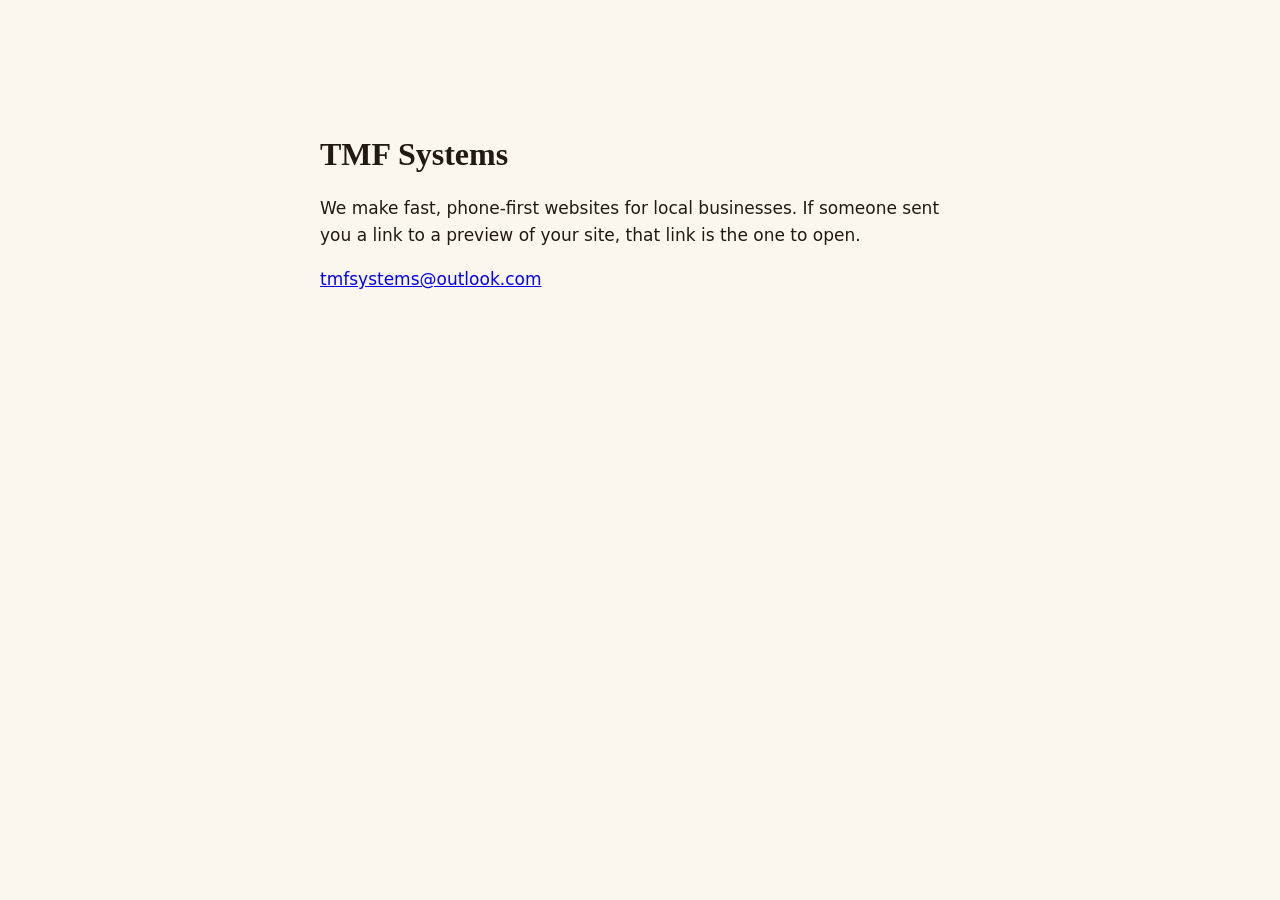
<file: index.html>
<!doctype html><html lang="en"><head><meta charset="utf-8"><meta name="viewport" content="width=device-width,initial-scale=1"><meta name="robots" content="noindex"><title>TMF Systems — websites for local businesses</title>
<style>body{font:17px/1.6 system-ui,sans-serif;max-width:40rem;margin:15vh auto;padding:0 1.25rem;color:#201914;background:#fbf6ee}h1{font:700 2rem/1.2 Georgia,serif}</style></head>
<body><h1>TMF Systems</h1><p>We make fast, phone-first websites for local businesses. If someone sent you a link to a preview of your site, that link is the one to open.</p><p><a href="mailto:tmfsystems@outlook.com">tmfsystems@outlook.com</a></p></body></html>
</file>
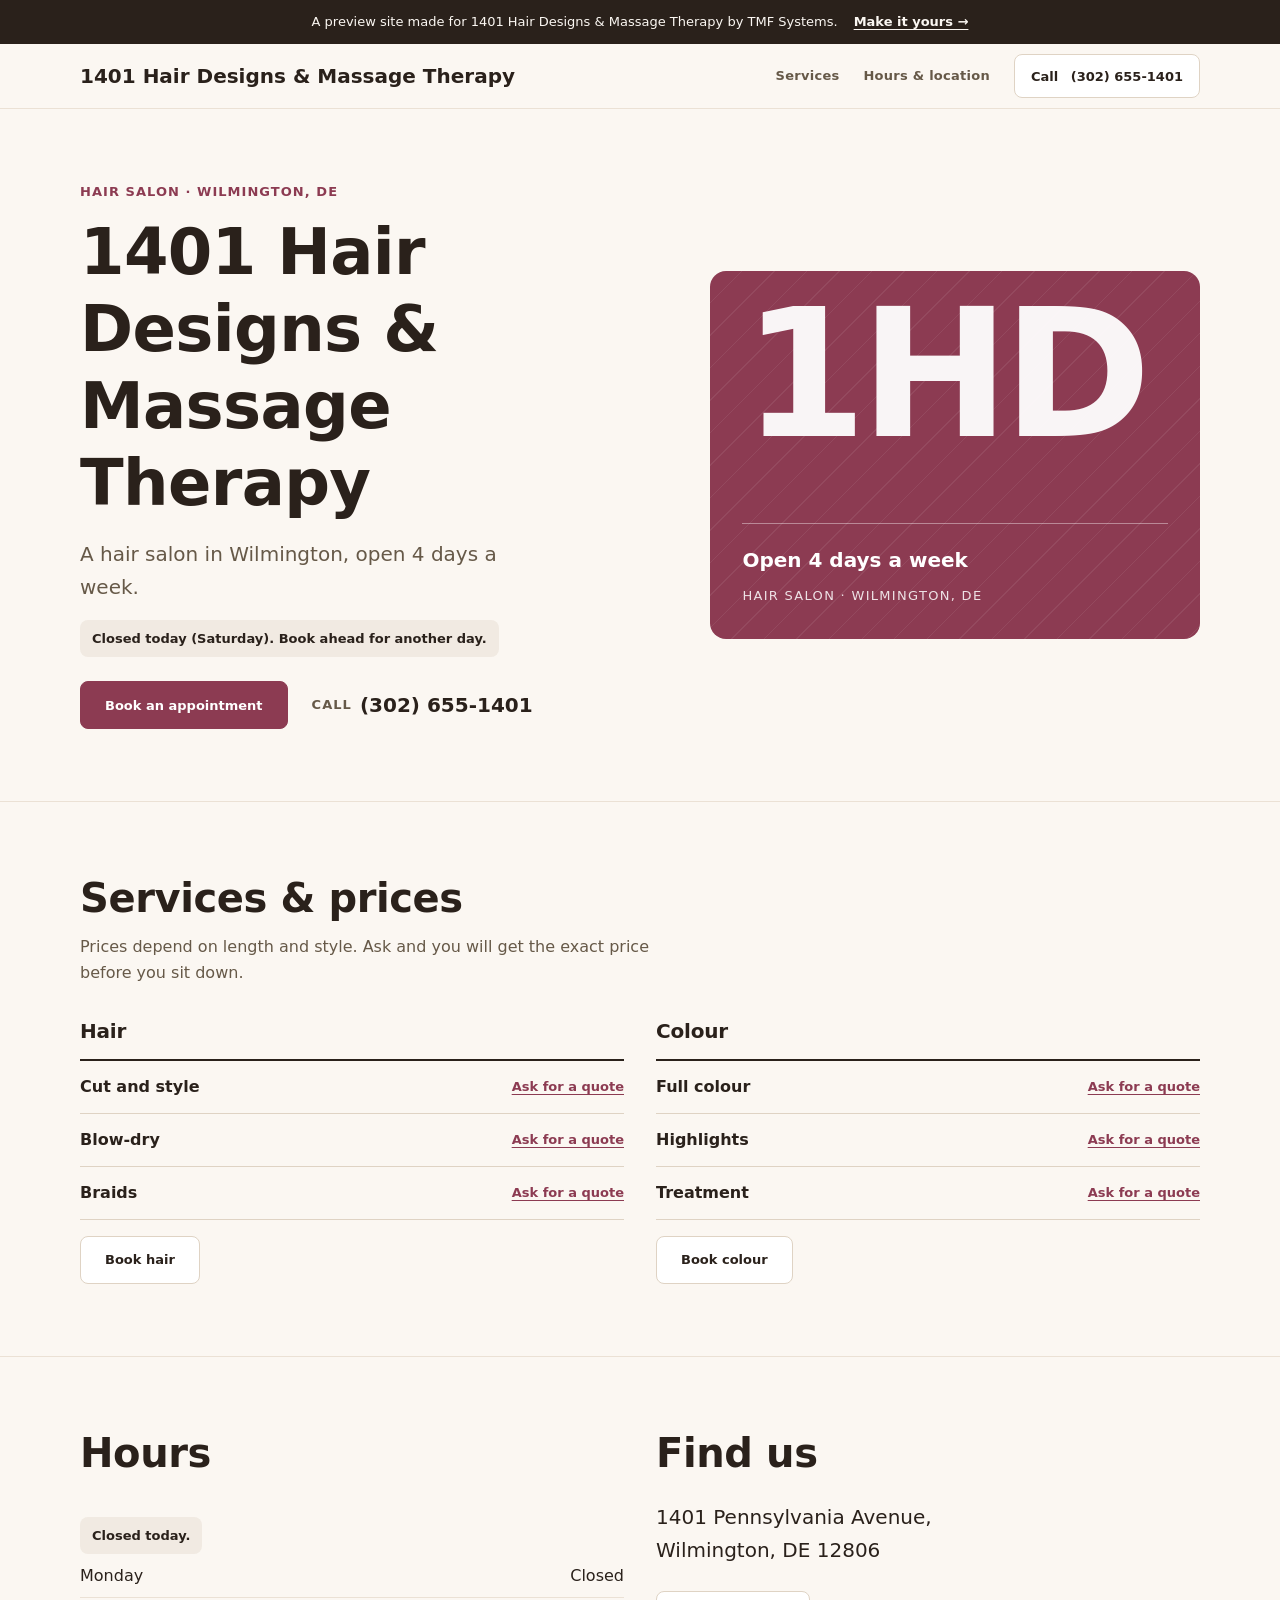
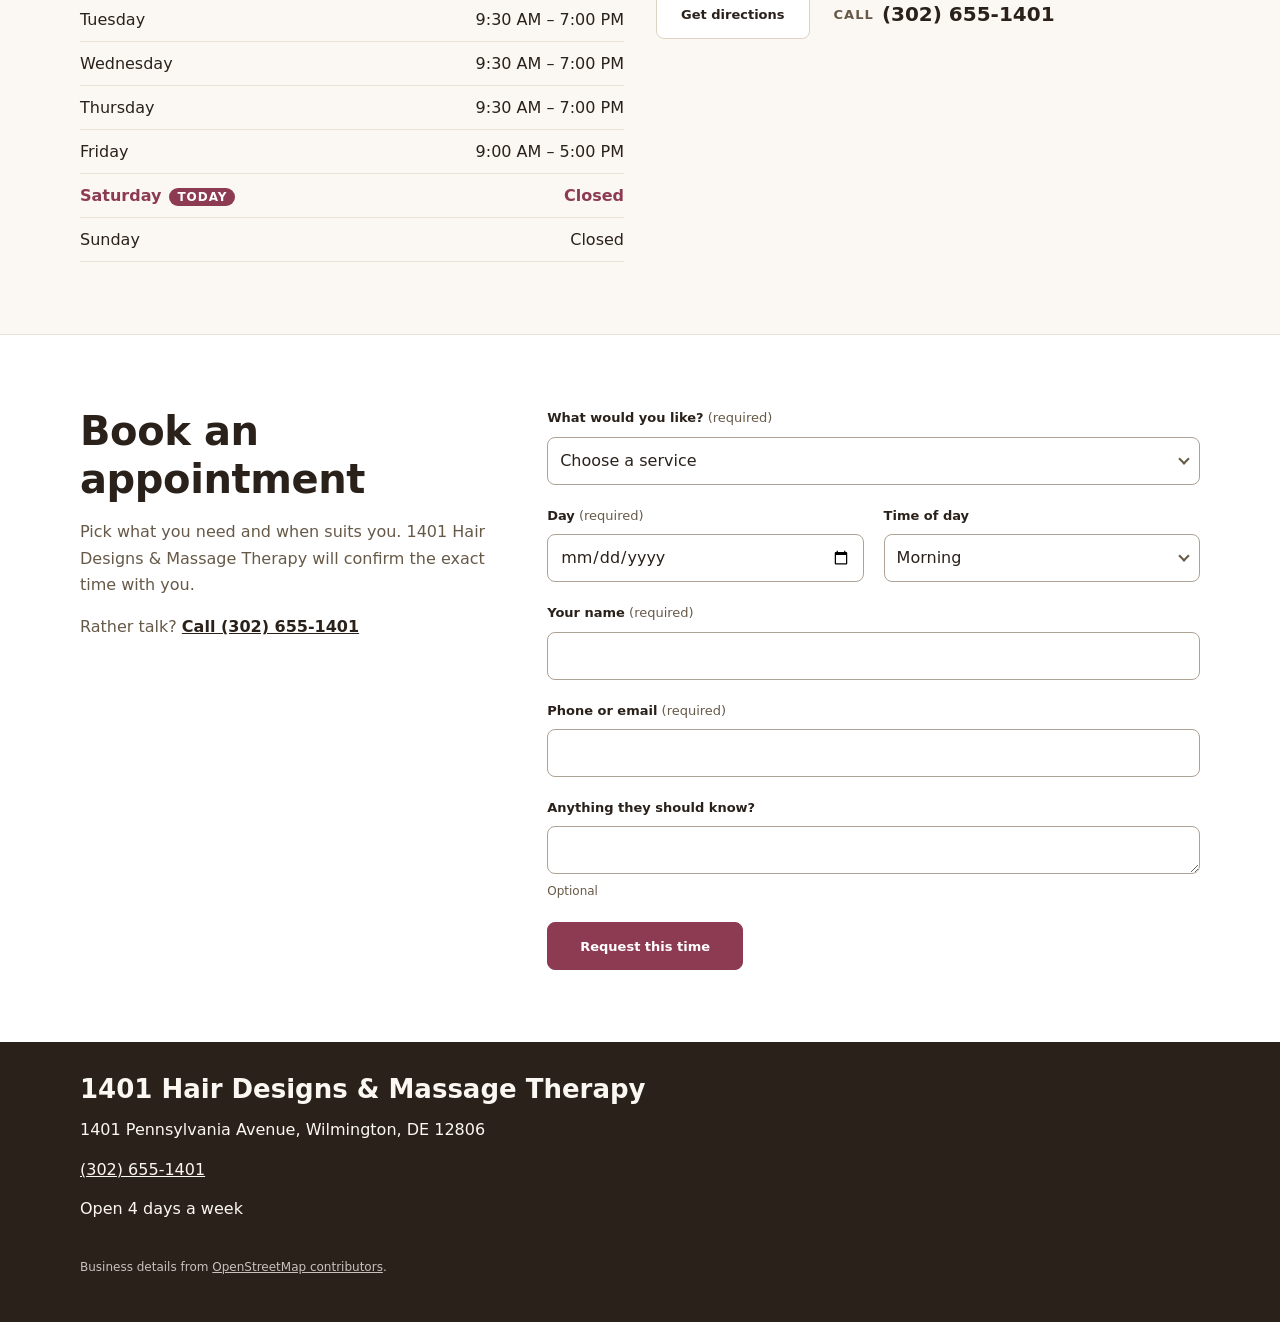
<file: 1401-hair-designs-massage-therapy-wilmington/index.html>
<!doctype html>
<html lang="en" data-theme="warm-editorial" style="--lb-accent:#8c3b52;--action-primary:#8c3b52;--action-primary-hover:color-mix(in oklab, #8c3b52, black 14%);--action-primary-active:color-mix(in oklab, #8c3b52, black 24%);--status-info:#8c3b52;--elevation-focus:0 0 0 2px var(--surface-canvas), 0 0 0 4px #8c3b52">
  <head>
    <meta charset="UTF-8" />
    <meta name="viewport" content="width=device-width, initial-scale=1.0" />
    <title>1401 Hair Designs &amp; Massage Therapy · Hair salon in Wilmington, DE</title>
    <meta name="description" content="1401 Hair Designs &amp; Massage Therapy — A hair salon in Wilmington, open 4 days a week. Call (302) 655-1401." />
    <meta property="og:title" content="1401 Hair Designs &amp; Massage Therapy" />
    <meta property="og:description" content="1401 Hair Designs &amp; Massage Therapy — A hair salon in Wilmington, open 4 days a week. Call (302) 655-1401." />
    <meta property="og:type" content="website" />
    <meta name="theme-color" content="#8c3b52" />
    <meta name="robots" content="noindex" />
    <script type="application/ld+json">{"@context":"https://schema.org","@type":"LocalBusiness","name":"1401 Hair Designs & Massage Therapy","telephone":"(302) 655-1401","address":{"@type":"PostalAddress","streetAddress":"1401 Pennsylvania Avenue","addressLocality":"Wilmington","addressRegion":"DE","postalCode":"12806","addressCountry":"US"},"geo":{"@type":"GeoCoordinates","latitude":39.754053,"longitude":-75.561066},"openingHours":"Tu-Th 09:30-19:00, Fr 09:00-17:00"}</script>
    <script type="module" crossorigin src="./assets/index-DdgshmvF.js"></script>
    <link rel="stylesheet" crossorigin href="./assets/index-D8uFccmZ.css">
  </head>
  <body>
    <div id="root"><div class="lb-preview" role="note"><span>A preview site made for <!-- -->1401 Hair Designs &amp; Massage Therapy<!-- --> by <!-- -->TMF Systems<!-- -->.</span><a href="mailto:tmfsystems@outlook.com?subject=My%20new%20site%3A%201401%20Hair%20Designs%20%26%20Massage%20Therapy">Make it yours →</a></div><header class="lb-header"><div class="lb-wrap lb-header-row"><a class="lb-brand" href="#top">1401 Hair Designs &amp; Massage Therapy</a><nav aria-label="Sections" class="lb-nav"><a href="#services">Services</a><a href="#visit">Hours &amp; location</a></nav><a class="dl-button lb-header-call" data-variant="secondary" href="tel:+13026551401" aria-label="Call (302) 655-1401">Call<span class="lb-num"> <!-- -->(302) 655-1401</span></a></div></header><main id="top"><section class="lb-hero no-photo" aria-labelledby="hero-title"><div class="lb-wrap lb-hero-grid"><div class="lb-hero-copy"><p class="lb-eyebrow">Hair salon<!-- --> · <!-- -->Wilmington, DE</p><h1 id="hero-title">1401 Hair Designs &amp; Massage Therapy</h1><p class="lb-lede">A hair salon in Wilmington, open 4 days a week.</p><div class="lb-actions"><a class="dl-button" data-variant="primary" href="#book">Book an appointment</a><a class="lb-phone" href="tel:+13026551401"><span>Call</span> <!-- -->(302) 655-1401</a></div></div><div class="lb-hero-mark" aria-hidden="true"><span class="lb-monogram">1HD</span><div class="lb-mark-facts"><strong>Open 4 days a week</strong><small>Hair salon<!-- --> · <!-- -->Wilmington, DE</small></div></div></div></section><section id="services" class="lb-section" aria-labelledby="services-title"><div class="lb-wrap"><div class="lb-section-head"><h2 id="services-title">Services &amp; prices</h2><p class="lb-note">Prices depend on length and style. Ask and you will get the exact price before you sit down.</p></div><div class="lb-groups"><div class="lb-group"><h3>Hair</h3><ul class="lb-rows"><li><div><span class="lb-row-name">Cut and style</span></div><a class="lb-quote" href="tel:+13026551401">Ask for a quote</a></li><li><div><span class="lb-row-name">Blow-dry</span></div><a class="lb-quote" href="tel:+13026551401">Ask for a quote</a></li><li><div><span class="lb-row-name">Braids</span></div><a class="lb-quote" href="tel:+13026551401">Ask for a quote</a></li></ul><a class="dl-button" data-variant="secondary" href="#book" data-service="Hair">Book hair</a></div><div class="lb-group"><h3>Colour</h3><ul class="lb-rows"><li><div><span class="lb-row-name">Full colour</span></div><a class="lb-quote" href="tel:+13026551401">Ask for a quote</a></li><li><div><span class="lb-row-name">Highlights</span></div><a class="lb-quote" href="tel:+13026551401">Ask for a quote</a></li><li><div><span class="lb-row-name">Treatment</span></div><a class="lb-quote" href="tel:+13026551401">Ask for a quote</a></li></ul><a class="dl-button" data-variant="secondary" href="#book" data-service="Colour">Book colour</a></div></div></div></section><section id="visit" class="lb-section lb-visit" aria-labelledby="visit-title"><div class="lb-wrap lb-visit-grid"><div><h2 id="visit-title">Hours</h2><ul class="lb-hours"><li><span>Monday</span><span>Closed</span></li><li><span>Tuesday</span><span>9:30 AM – 7:00 PM</span></li><li><span>Wednesday</span><span>9:30 AM – 7:00 PM</span></li><li><span>Thursday</span><span>9:30 AM – 7:00 PM</span></li><li><span>Friday</span><span>9:00 AM – 5:00 PM</span></li><li><span>Saturday</span><span>Closed</span></li><li><span>Sunday</span><span>Closed</span></li></ul></div><div><h2>Find us</h2><p class="lb-address">1401 Pennsylvania Avenue, Wilmington, DE 12806</p><div class="lb-actions"><a class="dl-button" data-variant="secondary" href="https://www.google.com/maps/search/?api=1&amp;query=1401%20Hair%20Designs%20%26%20Massage%20Therapy%201401%20Pennsylvania%20Avenue%2C%20Wilmington%2C%20DE%2012806" target="_blank" rel="noopener">Get directions</a><a class="lb-phone" href="tel:+13026551401"><span>Call</span> <!-- -->(302) 655-1401</a></div></div></div></section><section id="book" class="lb-section lb-book" aria-labelledby="book-title"><div class="lb-wrap lb-book-grid"><div><h2 id="book-title">Book an appointment</h2><p>Pick what you need and when suits you. 1401 Hair Designs &amp; Massage Therapy will confirm the exact time with you.</p><p class="lb-fallback">Rather talk? <a href="tel:+13026551401">Call <!-- -->(302) 655-1401</a></p></div><form class="lb-form" noValidate=""><div class="dl-form-field" data-required=""><label for="_R_db_">What would you like?</label><div class="dl-select"><select id="_R_db_"><option value="" selected="">Choose a service</option><option>Cut and style</option><option>Blow-dry</option><option>Braids</option><option>Full colour</option><option>Highlights</option><option>Treatment</option></select></div></div><div class="lb-form-pair"><div class="dl-form-field" data-required=""><label for="_R_4lb_">Day</label><input class="dl-input" type="date" id="_R_4lb_" value=""/></div><div class="dl-form-field"><label for="_R_8lb_">Time of day</label><div class="dl-select"><select id="_R_8lb_"><option selected="">Morning</option><option>Afternoon</option><option>Evening</option></select></div></div></div><div class="dl-form-field" data-required=""><label for="_R_tb_">Your name</label><input class="dl-input" autoComplete="name" id="_R_tb_" value=""/></div><div class="dl-form-field" data-required=""><label for="_R_15b_">Phone or email</label><input class="dl-input" autoComplete="tel" inputMode="tel" id="_R_15b_" value=""/></div><div class="dl-form-field"><label for="_R_1db_">Anything they should know?</label><textarea class="dl-textarea" rows="3" id="_R_1db_" aria-describedby="_R_1db_-hint"></textarea><p class="dl-form-field-hint" id="_R_1db_-hint">Optional</p></div><button class="dl-button" data-variant="primary" type="submit">Request this time</button></form></div></section></main><footer class="lb-footer"><div class="lb-wrap lb-footer-grid"><div><p class="lb-brand">1401 Hair Designs &amp; Massage Therapy</p><p>1401 Pennsylvania Avenue, Wilmington, DE 12806</p><p><a href="tel:+13026551401">(302) 655-1401</a></p><p>Open <!-- -->4<!-- --> day<!-- -->s<!-- --> a week</p></div><p class="lb-sources">Business details from <span><a href="https://www.openstreetmap.org/node/10294714142" rel="noopener">OpenStreetMap contributors</a></span>.</p></div></footer><nav class="lb-sticky" aria-label="Quick actions"><a class="dl-button" data-variant="primary" href="#book">Book</a><a class="dl-button" data-variant="secondary" href="tel:+13026551401">Call</a></nav></div>
    <script id="site-data" type="application/json">{"slug":"1401-hair-designs-massage-therapy-wilmington","name":"1401 Hair Designs & Massage Therapy","kind":"Hair salon","tagline":"A hair salon in Wilmington, open 4 days a week.","area":"Wilmington, DE","theme":"warm-editorial","accent":"#8c3b52","phone":"(302) 655-1401","address":{"street":"1401 Pennsylvania Avenue","city":"Wilmington","region":"DE","postcode":"12806"},"geo":{"lat":39.754053,"lon":-75.561066},"hours":[{"day":"Mo","closed":true},{"day":"Tu","open":"09:30","close":"19:00"},{"day":"We","open":"09:30","close":"19:00"},{"day":"Th","open":"09:30","close":"19:00"},{"day":"Fr","open":"09:00","close":"17:00"},{"day":"Sa","closed":true},{"day":"Su","closed":true}],"openingHoursSpec":"Tu-Th 09:30-19:00, Fr 09:00-17:00","services":[{"group":"Hair","items":[{"name":"Cut and style"},{"name":"Blow-dry"},{"name":"Braids"}],"cta":"Book hair"},{"group":"Colour","items":[{"name":"Full colour"},{"name":"Highlights"},{"name":"Treatment"}],"cta":"Book colour"}],"servicesDrafted":true,"quoteNote":"Prices depend on length and style. Ask and you will get the exact price before you sit down.","action":{"label":"Book an appointment","short":"Book","heading":"Book an appointment","intro":"Pick what you need and when suits you. {name} will confirm the exact time with you.","submit":"Request this time","need":"What would you like?"},"reviews":[],"socials":[],"mode":"preview","claim":{"label":"Make it yours →","href":"mailto:tmfsystems@outlook.com?subject=My%20new%20site%3A%201401%20Hair%20Designs%20%26%20Massage%20Therapy","by":"TMF Systems"},"sources":[{"label":"OpenStreetMap contributors","url":"https://www.openstreetmap.org/node/10294714142"}],"builtAt":"2026-10-07"}</script>
  </body>
</html>
</file>
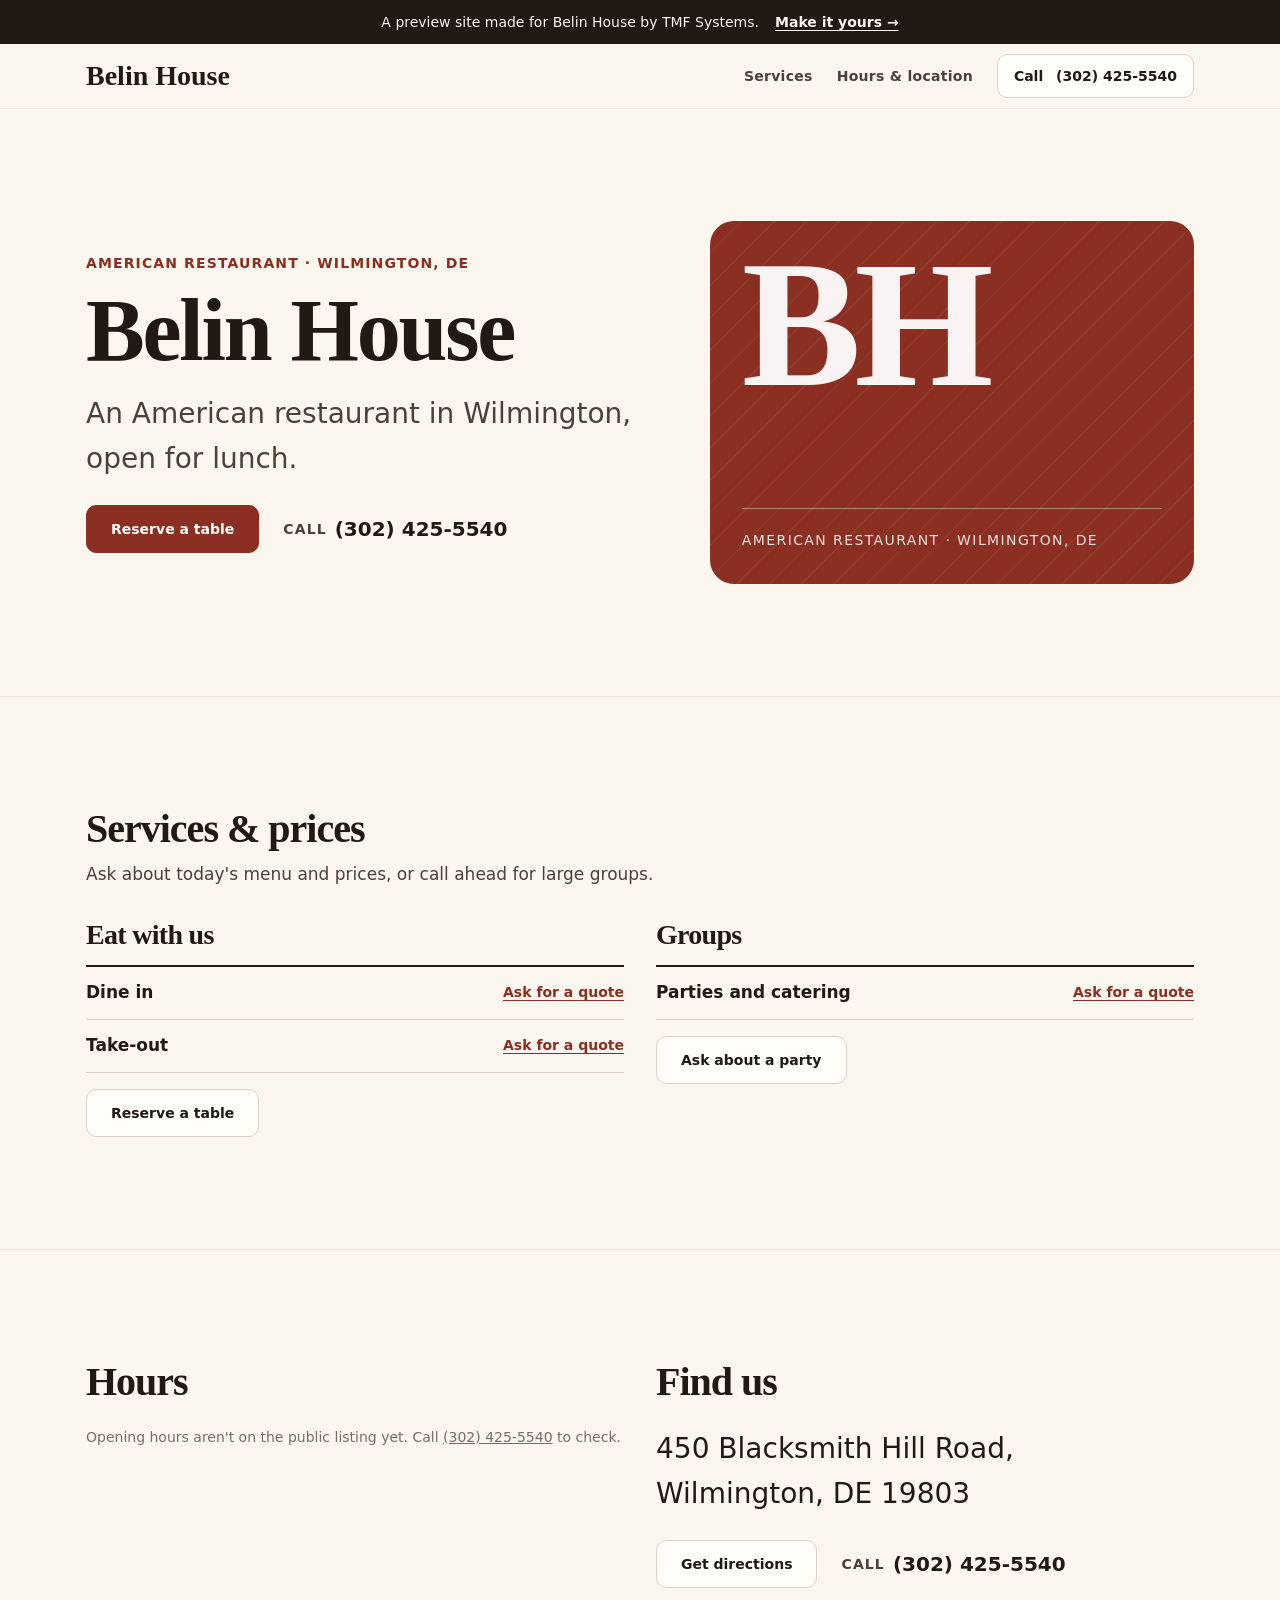
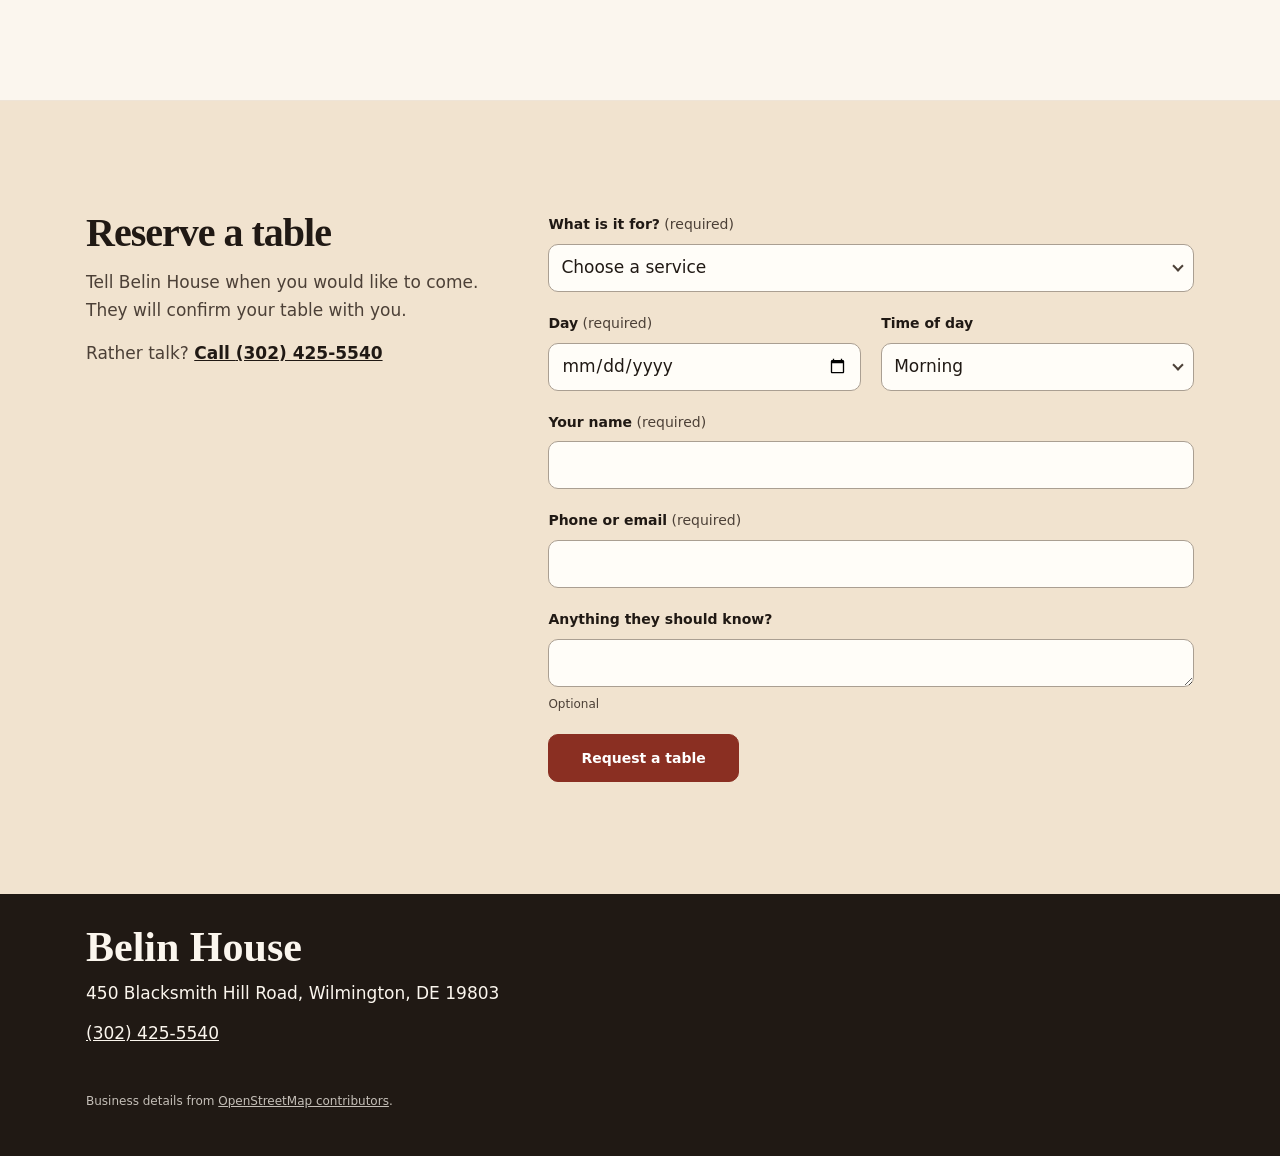
<file: belin-house-wilmington/index.html>
<!doctype html>
<html lang="en" data-theme="cafe" style="--lb-accent:#8a2f22;--action-primary:#8a2f22;--action-primary-hover:color-mix(in oklab, #8a2f22, black 14%);--action-primary-active:color-mix(in oklab, #8a2f22, black 24%);--status-info:#8a2f22;--elevation-focus:0 0 0 2px var(--surface-canvas), 0 0 0 4px #8a2f22">
  <head>
    <meta charset="UTF-8" />
    <meta name="viewport" content="width=device-width, initial-scale=1.0" />
    <title>Belin House · American restaurant in Wilmington, DE</title>
    <meta name="description" content="Belin House — An American restaurant in Wilmington, open for lunch. Call (302) 425-5540." />
    <meta property="og:title" content="Belin House" />
    <meta property="og:description" content="Belin House — An American restaurant in Wilmington, open for lunch. Call (302) 425-5540." />
    <meta property="og:type" content="website" />
    <meta name="theme-color" content="#8a2f22" />
    <meta name="robots" content="noindex" />
    <script type="application/ld+json">{"@context":"https://schema.org","@type":"LocalBusiness","name":"Belin House","telephone":"(302) 425-5540","address":{"@type":"PostalAddress","streetAddress":"450 Blacksmith Hill Road","addressLocality":"Wilmington","addressRegion":"DE","postalCode":"19803","addressCountry":"US"},"geo":{"@type":"GeoCoordinates","latitude":39.778536,"longitude":-75.576394},"openingHours":"11:00-15:00"}</script>
    <script type="module" crossorigin src="./assets/index-DdgshmvF.js"></script>
    <link rel="stylesheet" crossorigin href="./assets/index-D8uFccmZ.css">
  </head>
  <body>
    <div id="root"><div class="lb-preview" role="note"><span>A preview site made for <!-- -->Belin House<!-- --> by <!-- -->TMF Systems<!-- -->.</span><a href="mailto:tmfsystems@outlook.com?subject=My%20new%20site%3A%20Belin%20House">Make it yours →</a></div><header class="lb-header"><div class="lb-wrap lb-header-row"><a class="lb-brand" href="#top">Belin House</a><nav aria-label="Sections" class="lb-nav"><a href="#services">Services</a><a href="#visit">Hours &amp; location</a></nav><a class="dl-button lb-header-call" data-variant="secondary" href="tel:+13024255540" aria-label="Call (302) 425-5540">Call<span class="lb-num"> <!-- -->(302) 425-5540</span></a></div></header><main id="top"><section class="lb-hero no-photo" aria-labelledby="hero-title"><div class="lb-wrap lb-hero-grid"><div class="lb-hero-copy"><p class="lb-eyebrow">American restaurant<!-- --> · <!-- -->Wilmington, DE</p><h1 id="hero-title">Belin House</h1><p class="lb-lede">An American restaurant in Wilmington, open for lunch.</p><div class="lb-actions"><a class="dl-button" data-variant="primary" href="#book">Reserve a table</a><a class="lb-phone" href="tel:+13024255540"><span>Call</span> <!-- -->(302) 425-5540</a></div></div><div class="lb-hero-mark" aria-hidden="true"><span class="lb-monogram">BH</span><div class="lb-mark-facts"><small>American restaurant<!-- --> · <!-- -->Wilmington, DE</small></div></div></div></section><section id="services" class="lb-section" aria-labelledby="services-title"><div class="lb-wrap"><div class="lb-section-head"><h2 id="services-title">Services &amp; prices</h2><p class="lb-note">Ask about today&#x27;s menu and prices, or call ahead for large groups.</p></div><div class="lb-groups"><div class="lb-group"><h3>Eat with us</h3><ul class="lb-rows"><li><div><span class="lb-row-name">Dine in</span></div><a class="lb-quote" href="tel:+13024255540">Ask for a quote</a></li><li><div><span class="lb-row-name">Take-out</span></div><a class="lb-quote" href="tel:+13024255540">Ask for a quote</a></li></ul><a class="dl-button" data-variant="secondary" href="#book" data-service="Eat with us">Reserve a table</a></div><div class="lb-group"><h3>Groups</h3><ul class="lb-rows"><li><div><span class="lb-row-name">Parties and catering</span></div><a class="lb-quote" href="tel:+13024255540">Ask for a quote</a></li></ul><a class="dl-button" data-variant="secondary" href="#book" data-service="Groups">Ask about a party</a></div></div></div></section><section id="visit" class="lb-section lb-visit" aria-labelledby="visit-title"><div class="lb-wrap lb-visit-grid"><div><h2 id="visit-title">Hours</h2><p class="lb-missing">Opening hours aren&#x27;t on the public listing yet. <!-- -->Call <a href="tel:+13024255540">(302) 425-5540</a> to check.</p></div><div><h2>Find us</h2><p class="lb-address">450 Blacksmith Hill Road, Wilmington, DE 19803</p><div class="lb-actions"><a class="dl-button" data-variant="secondary" href="https://www.google.com/maps/search/?api=1&amp;query=Belin%20House%20450%20Blacksmith%20Hill%20Road%2C%20Wilmington%2C%20DE%2019803" target="_blank" rel="noopener">Get directions</a><a class="lb-phone" href="tel:+13024255540"><span>Call</span> <!-- -->(302) 425-5540</a></div></div></div></section><section id="book" class="lb-section lb-book" aria-labelledby="book-title"><div class="lb-wrap lb-book-grid"><div><h2 id="book-title">Reserve a table</h2><p>Tell Belin House when you would like to come. They will confirm your table with you.</p><p class="lb-fallback">Rather talk? <a href="tel:+13024255540">Call <!-- -->(302) 425-5540</a></p></div><form class="lb-form" noValidate=""><div class="dl-form-field" data-required=""><label for="_R_db_">What is it for?</label><div class="dl-select"><select id="_R_db_"><option value="" selected="">Choose a service</option><option>Dine in</option><option>Take-out</option><option>Parties and catering</option></select></div></div><div class="lb-form-pair"><div class="dl-form-field" data-required=""><label for="_R_4lb_">Day</label><input class="dl-input" type="date" id="_R_4lb_" value=""/></div><div class="dl-form-field"><label for="_R_8lb_">Time of day</label><div class="dl-select"><select id="_R_8lb_"><option selected="">Morning</option><option>Afternoon</option><option>Evening</option></select></div></div></div><div class="dl-form-field" data-required=""><label for="_R_tb_">Your name</label><input class="dl-input" autoComplete="name" id="_R_tb_" value=""/></div><div class="dl-form-field" data-required=""><label for="_R_15b_">Phone or email</label><input class="dl-input" autoComplete="tel" inputMode="tel" id="_R_15b_" value=""/></div><div class="dl-form-field"><label for="_R_1db_">Anything they should know?</label><textarea class="dl-textarea" rows="3" id="_R_1db_" aria-describedby="_R_1db_-hint"></textarea><p class="dl-form-field-hint" id="_R_1db_-hint">Optional</p></div><button class="dl-button" data-variant="primary" type="submit">Request a table</button></form></div></section></main><footer class="lb-footer"><div class="lb-wrap lb-footer-grid"><div><p class="lb-brand">Belin House</p><p>450 Blacksmith Hill Road, Wilmington, DE 19803</p><p><a href="tel:+13024255540">(302) 425-5540</a></p></div><p class="lb-sources">Business details from <span><a href="https://www.openstreetmap.org/way/1054022307" rel="noopener">OpenStreetMap contributors</a></span>.</p></div></footer><nav class="lb-sticky" aria-label="Quick actions"><a class="dl-button" data-variant="primary" href="#book">Reserve</a><a class="dl-button" data-variant="secondary" href="tel:+13024255540">Call</a></nav></div>
    <script id="site-data" type="application/json">{"slug":"belin-house-wilmington","name":"Belin House","kind":"American restaurant","tagline":"An American restaurant in Wilmington, open for lunch.","area":"Wilmington, DE","theme":"cafe","accent":"#8a2f22","phone":"(302) 425-5540","address":{"street":"450 Blacksmith Hill Road","city":"Wilmington","region":"DE","postcode":"19803"},"geo":{"lat":39.778536,"lon":-75.576394},"hours":[],"openingHoursSpec":"11:00-15:00","services":[{"group":"Eat with us","items":[{"name":"Dine in"},{"name":"Take-out"}],"cta":"Reserve a table"},{"group":"Groups","items":[{"name":"Parties and catering"}],"cta":"Ask about a party"}],"servicesDrafted":true,"quoteNote":"Ask about today's menu and prices, or call ahead for large groups.","action":{"label":"Reserve a table","short":"Reserve","heading":"Reserve a table","intro":"Tell {name} when you would like to come. They will confirm your table with you.","submit":"Request a table","need":"What is it for?"},"reviews":[],"socials":[],"mode":"preview","claim":{"label":"Make it yours →","href":"mailto:tmfsystems@outlook.com?subject=My%20new%20site%3A%20Belin%20House","by":"TMF Systems"},"sources":[{"label":"OpenStreetMap contributors","url":"https://www.openstreetmap.org/way/1054022307"}],"builtAt":"2026-10-07","rev":1791361213542}</script>
  </body>
</html>
</file>
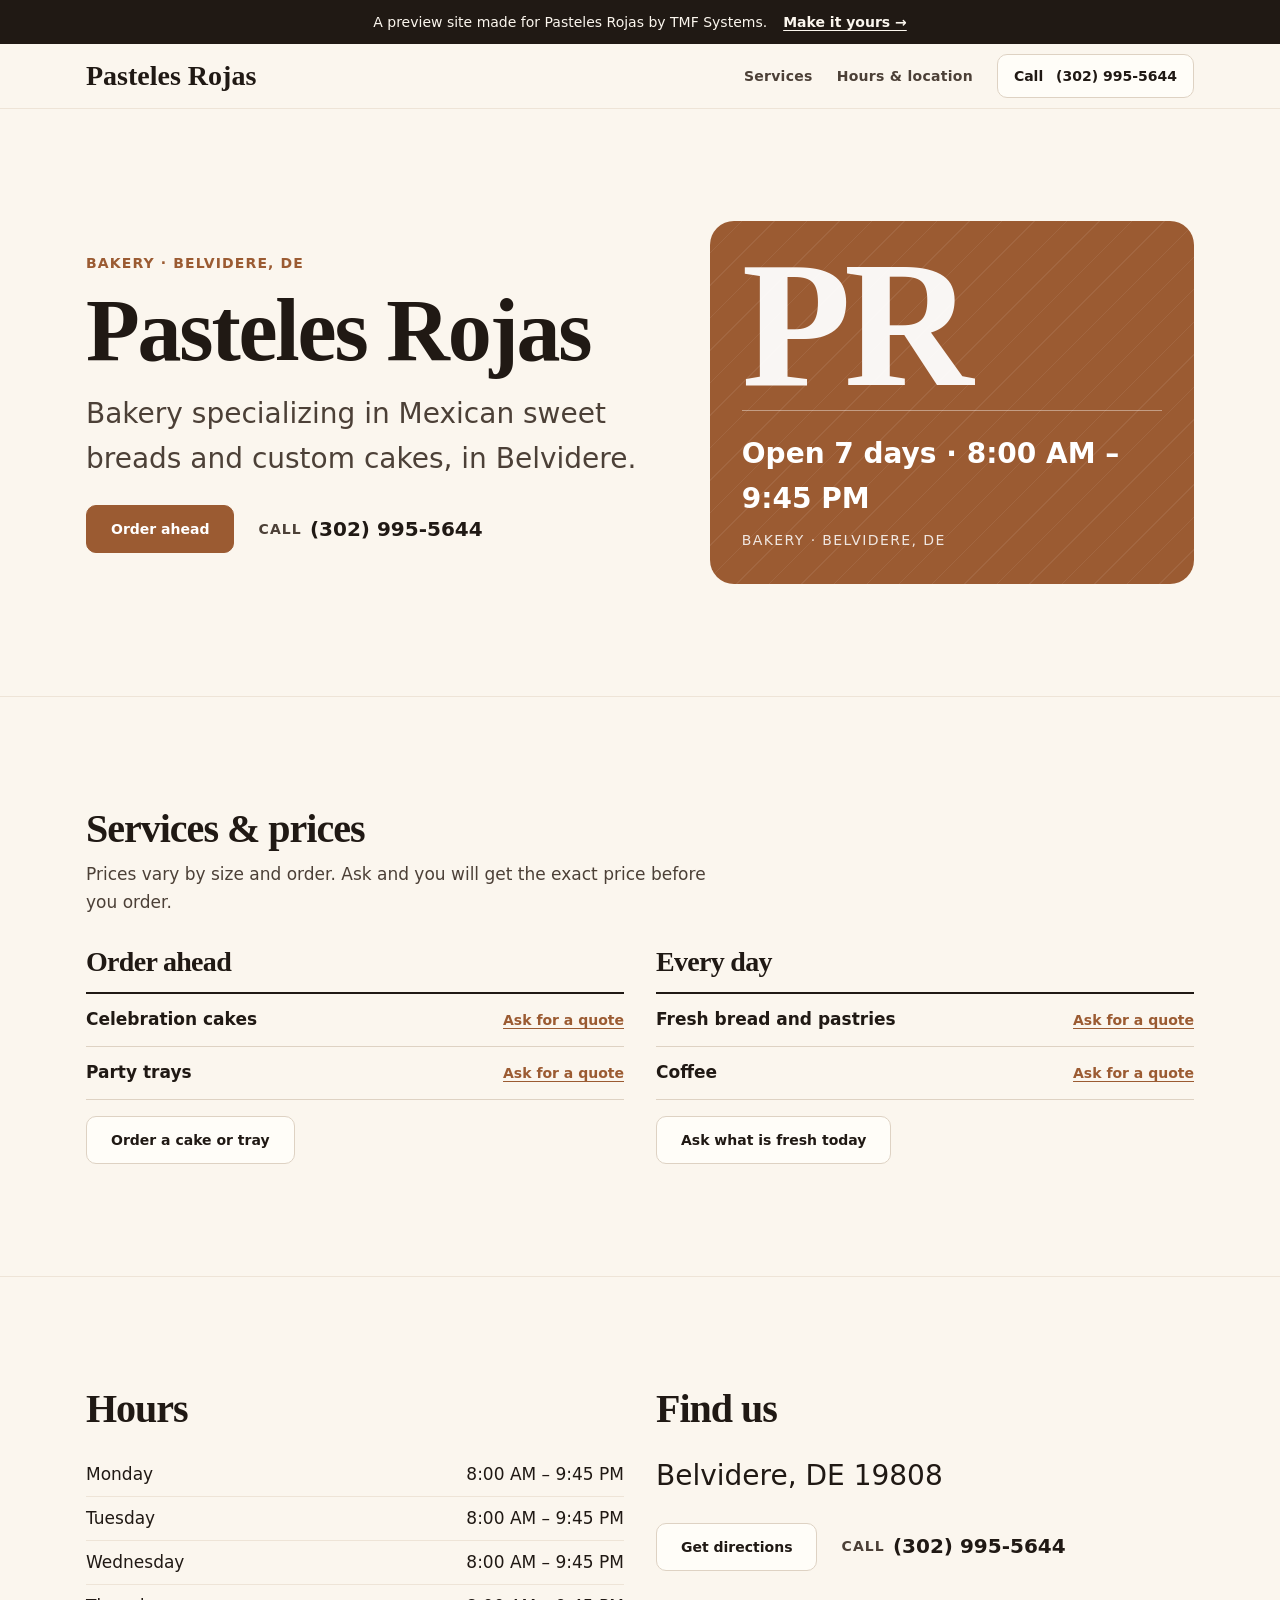
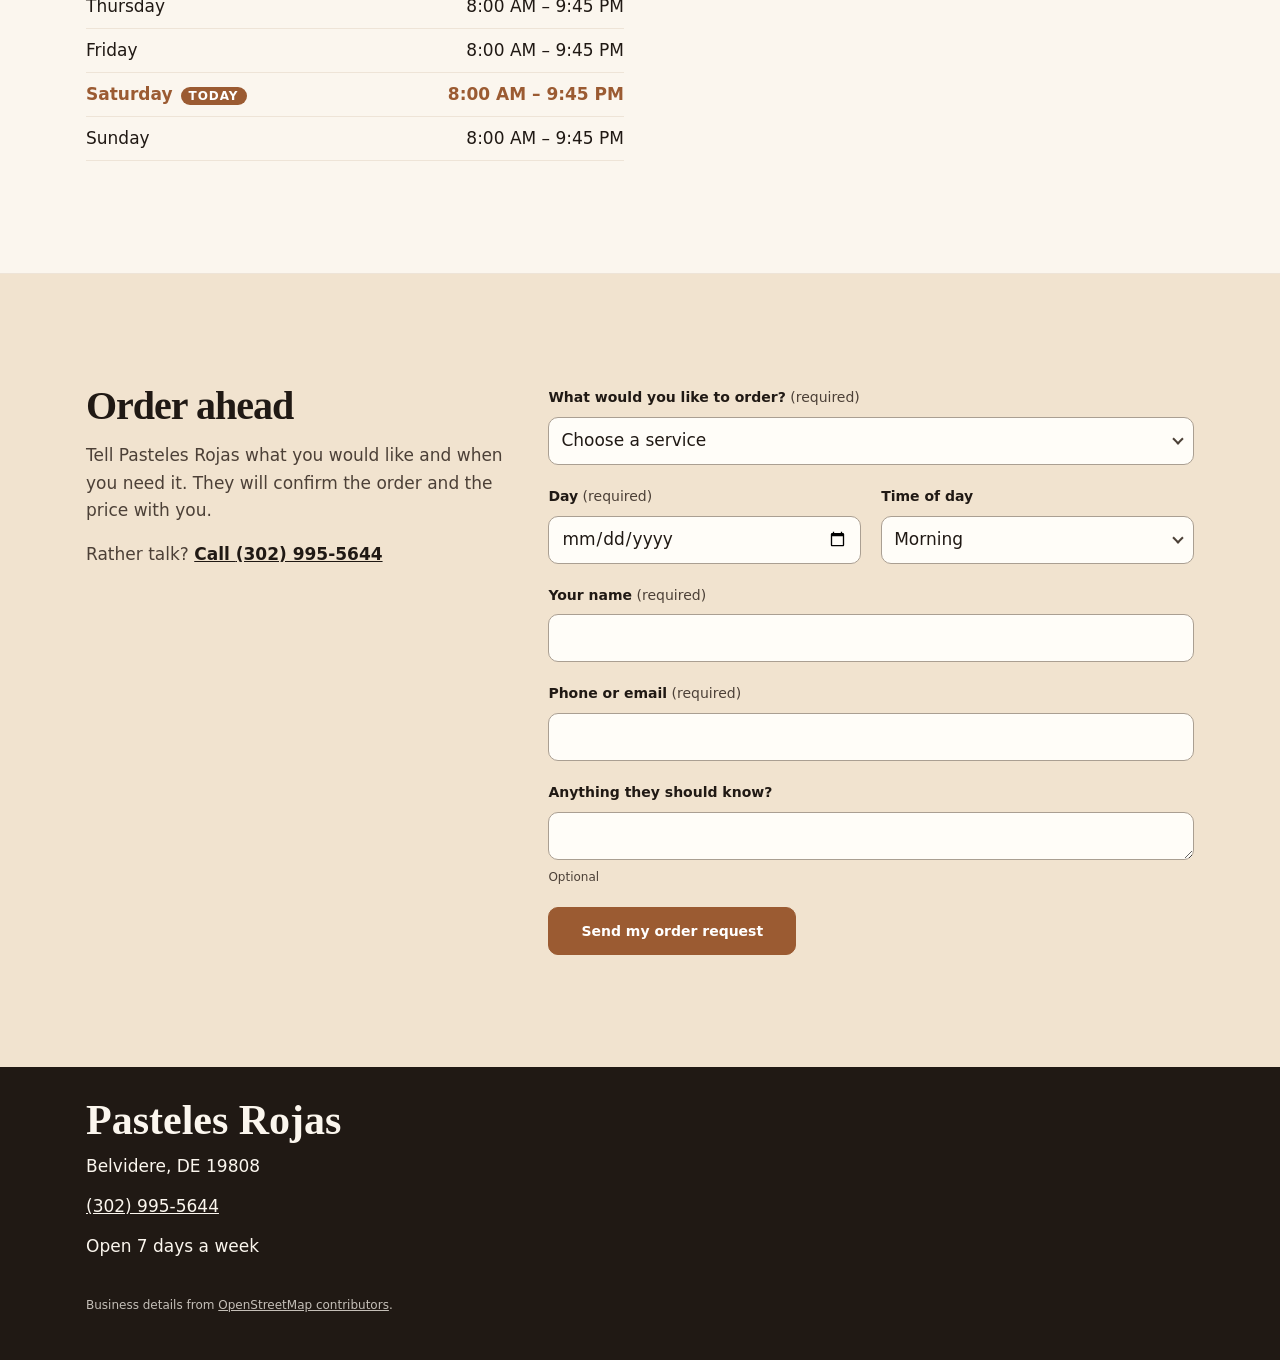
<file: pasteles-rojas-wilmington/index.html>
<!doctype html>
<html lang="en" data-theme="cafe" style="--lb-accent:#9b5b32;--action-primary:#9b5b32;--action-primary-hover:color-mix(in oklab, #9b5b32, black 14%);--action-primary-active:color-mix(in oklab, #9b5b32, black 24%);--status-info:#9b5b32;--elevation-focus:0 0 0 2px var(--surface-canvas), 0 0 0 4px #9b5b32">
  <head>
    <meta charset="UTF-8" />
    <meta name="viewport" content="width=device-width, initial-scale=1.0" />
    <title>Pasteles Rojas · Bakery in Belvidere, DE</title>
    <meta name="description" content="Pasteles Rojas — Bakery specializing in Mexican sweet breads and custom cakes, in Belvidere. Call (302) 995-5644." />
    <meta property="og:title" content="Pasteles Rojas" />
    <meta property="og:description" content="Pasteles Rojas — Bakery specializing in Mexican sweet breads and custom cakes, in Belvidere. Call (302) 995-5644." />
    <meta property="og:type" content="website" />
    <meta name="theme-color" content="#9b5b32" />
    <meta name="robots" content="noindex" />
    <script type="application/ld+json">{"@context":"https://schema.org","@type":"LocalBusiness","name":"Pasteles Rojas","telephone":"(302) 995-5644","address":{"@type":"PostalAddress","addressLocality":"Belvidere","addressRegion":"DE","postalCode":"19808","addressCountry":"US"},"geo":{"@type":"GeoCoordinates","latitude":39.737933,"longitude":-75.60975},"openingHours":"Mo-Su 08:00-21:45"}</script>
    <script type="module" crossorigin src="./assets/index-DdgshmvF.js"></script>
    <link rel="stylesheet" crossorigin href="./assets/index-D8uFccmZ.css">
  </head>
  <body>
    <div id="root"><div class="lb-preview" role="note"><span>A preview site made for <!-- -->Pasteles Rojas<!-- --> by <!-- -->TMF Systems<!-- -->.</span><a href="mailto:tmfsystems@outlook.com?subject=My%20new%20site%3A%20Pasteles%20Rojas">Make it yours →</a></div><header class="lb-header"><div class="lb-wrap lb-header-row"><a class="lb-brand" href="#top">Pasteles Rojas</a><nav aria-label="Sections" class="lb-nav"><a href="#services">Services</a><a href="#visit">Hours &amp; location</a></nav><a class="dl-button lb-header-call" data-variant="secondary" href="tel:+13029955644" aria-label="Call (302) 995-5644">Call<span class="lb-num"> <!-- -->(302) 995-5644</span></a></div></header><main id="top"><section class="lb-hero no-photo" aria-labelledby="hero-title"><div class="lb-wrap lb-hero-grid"><div class="lb-hero-copy"><p class="lb-eyebrow">Bakery<!-- --> · <!-- -->Belvidere, DE</p><h1 id="hero-title">Pasteles Rojas</h1><p class="lb-lede">Bakery specializing in Mexican sweet breads and custom cakes, in Belvidere.</p><div class="lb-actions"><a class="dl-button" data-variant="primary" href="#book">Order ahead</a><a class="lb-phone" href="tel:+13029955644"><span>Call</span> <!-- -->(302) 995-5644</a></div></div><div class="lb-hero-mark" aria-hidden="true"><span class="lb-monogram">PR</span><div class="lb-mark-facts"><strong>Open 7 days · 8:00 AM – 9:45 PM</strong><small>Bakery<!-- --> · <!-- -->Belvidere, DE</small></div></div></div></section><section id="services" class="lb-section" aria-labelledby="services-title"><div class="lb-wrap"><div class="lb-section-head"><h2 id="services-title">Services &amp; prices</h2><p class="lb-note">Prices vary by size and order. Ask and you will get the exact price before you order.</p></div><div class="lb-groups"><div class="lb-group"><h3>Order ahead</h3><ul class="lb-rows"><li><div><span class="lb-row-name">Celebration cakes</span></div><a class="lb-quote" href="tel:+13029955644">Ask for a quote</a></li><li><div><span class="lb-row-name">Party trays</span></div><a class="lb-quote" href="tel:+13029955644">Ask for a quote</a></li></ul><a class="dl-button" data-variant="secondary" href="#book" data-service="Order ahead">Order a cake or tray</a></div><div class="lb-group"><h3>Every day</h3><ul class="lb-rows"><li><div><span class="lb-row-name">Fresh bread and pastries</span></div><a class="lb-quote" href="tel:+13029955644">Ask for a quote</a></li><li><div><span class="lb-row-name">Coffee</span></div><a class="lb-quote" href="tel:+13029955644">Ask for a quote</a></li></ul><a class="dl-button" data-variant="secondary" href="#book" data-service="Every day">Ask what is fresh today</a></div></div></div></section><section id="visit" class="lb-section lb-visit" aria-labelledby="visit-title"><div class="lb-wrap lb-visit-grid"><div><h2 id="visit-title">Hours</h2><ul class="lb-hours"><li><span>Monday</span><span>8:00 AM – 9:45 PM</span></li><li><span>Tuesday</span><span>8:00 AM – 9:45 PM</span></li><li><span>Wednesday</span><span>8:00 AM – 9:45 PM</span></li><li><span>Thursday</span><span>8:00 AM – 9:45 PM</span></li><li><span>Friday</span><span>8:00 AM – 9:45 PM</span></li><li><span>Saturday</span><span>8:00 AM – 9:45 PM</span></li><li><span>Sunday</span><span>8:00 AM – 9:45 PM</span></li></ul></div><div><h2>Find us</h2><p class="lb-address">Belvidere, DE 19808</p><div class="lb-actions"><a class="dl-button" data-variant="secondary" href="https://www.google.com/maps/search/?api=1&amp;query=Pasteles%20Rojas%20Belvidere%2C%20DE%2019808" target="_blank" rel="noopener">Get directions</a><a class="lb-phone" href="tel:+13029955644"><span>Call</span> <!-- -->(302) 995-5644</a></div></div></div></section><section id="book" class="lb-section lb-book" aria-labelledby="book-title"><div class="lb-wrap lb-book-grid"><div><h2 id="book-title">Order ahead</h2><p>Tell Pasteles Rojas what you would like and when you need it. They will confirm the order and the price with you.</p><p class="lb-fallback">Rather talk? <a href="tel:+13029955644">Call <!-- -->(302) 995-5644</a></p></div><form class="lb-form" noValidate=""><div class="dl-form-field" data-required=""><label for="_R_db_">What would you like to order?</label><div class="dl-select"><select id="_R_db_"><option value="" selected="">Choose a service</option><option>Celebration cakes</option><option>Party trays</option><option>Fresh bread and pastries</option><option>Coffee</option></select></div></div><div class="lb-form-pair"><div class="dl-form-field" data-required=""><label for="_R_4lb_">Day</label><input class="dl-input" type="date" id="_R_4lb_" value=""/></div><div class="dl-form-field"><label for="_R_8lb_">Time of day</label><div class="dl-select"><select id="_R_8lb_"><option selected="">Morning</option><option>Afternoon</option><option>Evening</option></select></div></div></div><div class="dl-form-field" data-required=""><label for="_R_tb_">Your name</label><input class="dl-input" autoComplete="name" id="_R_tb_" value=""/></div><div class="dl-form-field" data-required=""><label for="_R_15b_">Phone or email</label><input class="dl-input" autoComplete="tel" inputMode="tel" id="_R_15b_" value=""/></div><div class="dl-form-field"><label for="_R_1db_">Anything they should know?</label><textarea class="dl-textarea" rows="3" id="_R_1db_" aria-describedby="_R_1db_-hint"></textarea><p class="dl-form-field-hint" id="_R_1db_-hint">Optional</p></div><button class="dl-button" data-variant="primary" type="submit">Send my order request</button></form></div></section></main><footer class="lb-footer"><div class="lb-wrap lb-footer-grid"><div><p class="lb-brand">Pasteles Rojas</p><p>Belvidere, DE 19808</p><p><a href="tel:+13029955644">(302) 995-5644</a></p><p>Open <!-- -->7<!-- --> day<!-- -->s<!-- --> a week</p></div><p class="lb-sources">Business details from <span><a href="https://www.openstreetmap.org/way/1534162549" rel="noopener">OpenStreetMap contributors</a></span>.</p></div></footer><nav class="lb-sticky" aria-label="Quick actions"><a class="dl-button" data-variant="primary" href="#book">Order</a><a class="dl-button" data-variant="secondary" href="tel:+13029955644">Call</a></nav></div>
    <script id="site-data" type="application/json">{"slug":"pasteles-rojas-wilmington","name":"Pasteles Rojas","kind":"Bakery","tagline":"Bakery specializing in Mexican sweet breads and custom cakes, in Belvidere.","area":"Belvidere, DE","theme":"cafe","accent":"#9b5b32","phone":"(302) 995-5644","address":{"city":"Belvidere","region":"DE","postcode":"19808"},"geo":{"lat":39.737933,"lon":-75.60975},"hours":[{"day":"Mo","open":"08:00","close":"21:45"},{"day":"Tu","open":"08:00","close":"21:45"},{"day":"We","open":"08:00","close":"21:45"},{"day":"Th","open":"08:00","close":"21:45"},{"day":"Fr","open":"08:00","close":"21:45"},{"day":"Sa","open":"08:00","close":"21:45"},{"day":"Su","open":"08:00","close":"21:45"}],"openingHoursSpec":"Mo-Su 08:00-21:45","services":[{"group":"Order ahead","items":[{"name":"Celebration cakes"},{"name":"Party trays"}],"cta":"Order a cake or tray"},{"group":"Every day","items":[{"name":"Fresh bread and pastries"},{"name":"Coffee"}],"cta":"Ask what is fresh today"}],"servicesDrafted":true,"quoteNote":"Prices vary by size and order. Ask and you will get the exact price before you order.","action":{"label":"Order ahead","short":"Order","heading":"Order ahead","intro":"Tell {name} what you would like and when you need it. They will confirm the order and the price with you.","submit":"Send my order request","need":"What would you like to order?"},"reviews":[],"socials":[],"mode":"preview","claim":{"label":"Make it yours →","href":"mailto:tmfsystems@outlook.com?subject=My%20new%20site%3A%20Pasteles%20Rojas","by":"TMF Systems"},"sources":[{"label":"OpenStreetMap contributors","url":"https://www.openstreetmap.org/way/1534162549"}],"builtAt":"2026-10-07"}</script>
  </body>
</html>
</file>
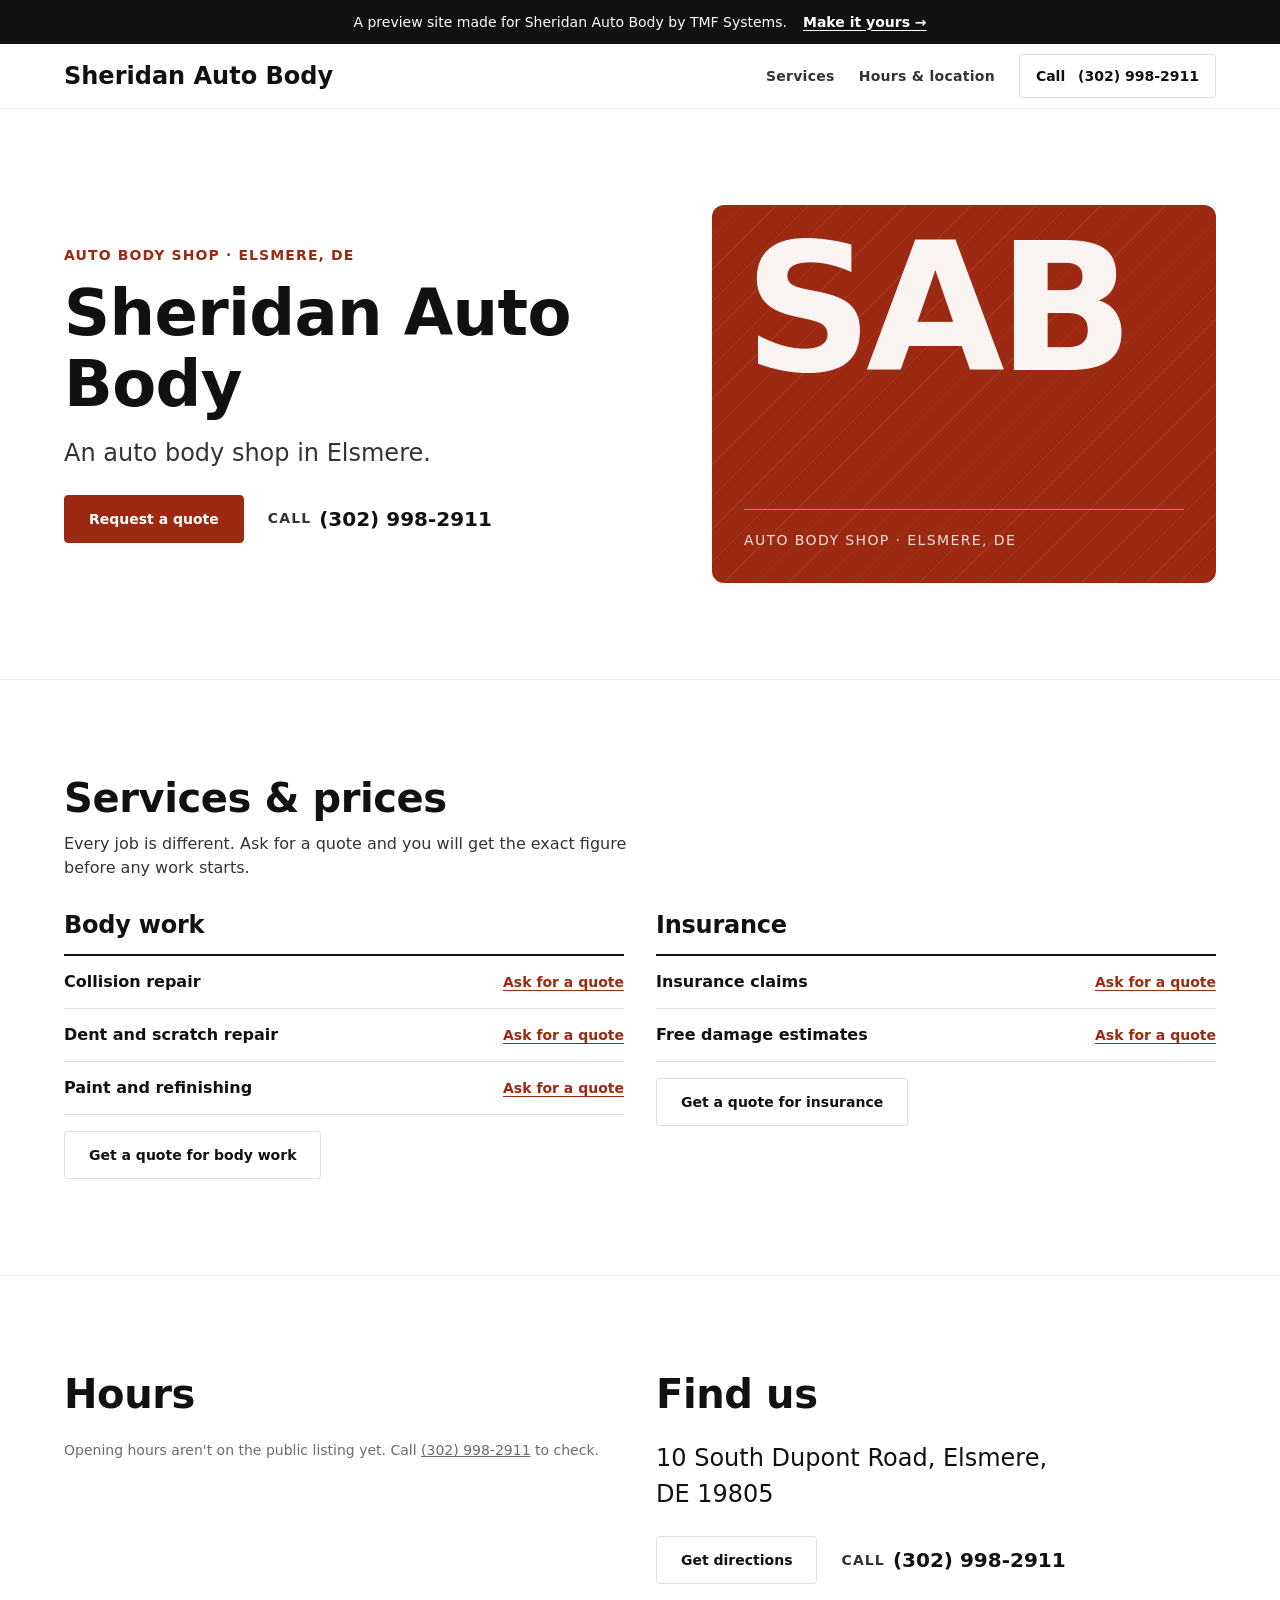
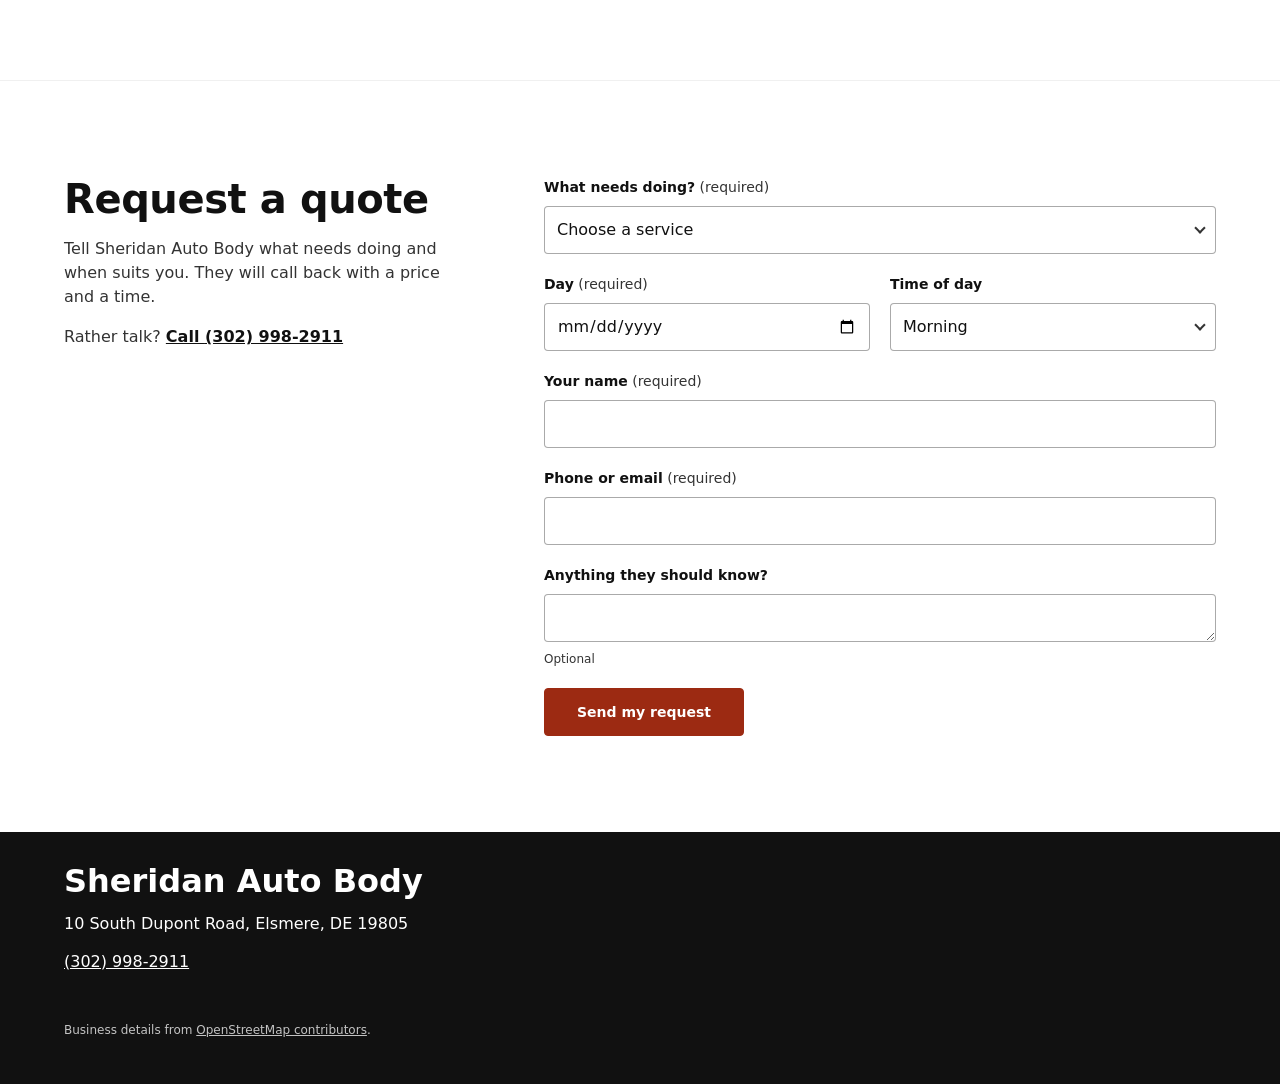
<file: sheridan-auto-body-wilmington/index.html>
<!doctype html>
<html lang="en" data-theme="bold-studio-solid" style="--lb-accent:#9c2a12;--action-primary:#9c2a12;--action-primary-hover:color-mix(in oklab, #9c2a12, black 14%);--action-primary-active:color-mix(in oklab, #9c2a12, black 24%);--status-info:#9c2a12;--elevation-focus:0 0 0 2px var(--surface-canvas), 0 0 0 4px #9c2a12">
  <head>
    <meta charset="UTF-8" />
    <meta name="viewport" content="width=device-width, initial-scale=1.0" />
    <title>Sheridan Auto Body · Auto body shop in Elsmere, DE</title>
    <meta name="description" content="Sheridan Auto Body — An auto body shop in Elsmere. Call (302) 998-2911." />
    <meta property="og:title" content="Sheridan Auto Body" />
    <meta property="og:description" content="Sheridan Auto Body — An auto body shop in Elsmere. Call (302) 998-2911." />
    <meta property="og:type" content="website" />
    <meta name="theme-color" content="#9c2a12" />
    <meta name="robots" content="noindex" />
    <script type="application/ld+json">{"@context":"https://schema.org","@type":"LocalBusiness","name":"Sheridan Auto Body","telephone":"(302) 998-2911","address":{"@type":"PostalAddress","streetAddress":"10 South Dupont Road","addressLocality":"Elsmere","addressRegion":"DE","postalCode":"19805","addressCountry":"US"},"geo":{"@type":"GeoCoordinates","latitude":39.7391,"longitude":-75.588818}}</script>
    <script type="module" crossorigin src="./assets/index-DdgshmvF.js"></script>
    <link rel="stylesheet" crossorigin href="./assets/index-D8uFccmZ.css">
  </head>
  <body>
    <div id="root"><div class="lb-preview" role="note"><span>A preview site made for <!-- -->Sheridan Auto Body<!-- --> by <!-- -->TMF Systems<!-- -->.</span><a href="mailto:tmfsystems@outlook.com?subject=My%20new%20site%3A%20Sheridan%20Auto%20Body">Make it yours →</a></div><header class="lb-header"><div class="lb-wrap lb-header-row"><a class="lb-brand" href="#top">Sheridan Auto Body</a><nav aria-label="Sections" class="lb-nav"><a href="#services">Services</a><a href="#visit">Hours &amp; location</a></nav><a class="dl-button lb-header-call" data-variant="secondary" href="tel:+13029982911" aria-label="Call (302) 998-2911">Call<span class="lb-num"> <!-- -->(302) 998-2911</span></a></div></header><main id="top"><section class="lb-hero no-photo" aria-labelledby="hero-title"><div class="lb-wrap lb-hero-grid"><div class="lb-hero-copy"><p class="lb-eyebrow">Auto body shop<!-- --> · <!-- -->Elsmere, DE</p><h1 id="hero-title">Sheridan Auto Body</h1><p class="lb-lede">An auto body shop in Elsmere.</p><div class="lb-actions"><a class="dl-button" data-variant="primary" href="#book">Request a quote</a><a class="lb-phone" href="tel:+13029982911"><span>Call</span> <!-- -->(302) 998-2911</a></div></div><div class="lb-hero-mark" aria-hidden="true"><span class="lb-monogram">SAB</span><div class="lb-mark-facts"><small>Auto body shop<!-- --> · <!-- -->Elsmere, DE</small></div></div></div></section><section id="services" class="lb-section" aria-labelledby="services-title"><div class="lb-wrap"><div class="lb-section-head"><h2 id="services-title">Services &amp; prices</h2><p class="lb-note">Every job is different. Ask for a quote and you will get the exact figure before any work starts.</p></div><div class="lb-groups"><div class="lb-group"><h3>Body work</h3><ul class="lb-rows"><li><div><span class="lb-row-name">Collision repair</span></div><a class="lb-quote" href="tel:+13029982911">Ask for a quote</a></li><li><div><span class="lb-row-name">Dent and scratch repair</span></div><a class="lb-quote" href="tel:+13029982911">Ask for a quote</a></li><li><div><span class="lb-row-name">Paint and refinishing</span></div><a class="lb-quote" href="tel:+13029982911">Ask for a quote</a></li></ul><a class="dl-button" data-variant="secondary" href="#book" data-service="Body work">Get a quote for body work</a></div><div class="lb-group"><h3>Insurance</h3><ul class="lb-rows"><li><div><span class="lb-row-name">Insurance claims</span></div><a class="lb-quote" href="tel:+13029982911">Ask for a quote</a></li><li><div><span class="lb-row-name">Free damage estimates</span></div><a class="lb-quote" href="tel:+13029982911">Ask for a quote</a></li></ul><a class="dl-button" data-variant="secondary" href="#book" data-service="Insurance">Get a quote for insurance</a></div></div></div></section><section id="visit" class="lb-section lb-visit" aria-labelledby="visit-title"><div class="lb-wrap lb-visit-grid"><div><h2 id="visit-title">Hours</h2><p class="lb-missing">Opening hours aren&#x27;t on the public listing yet. <!-- -->Call <a href="tel:+13029982911">(302) 998-2911</a> to check.</p></div><div><h2>Find us</h2><p class="lb-address">10 South Dupont Road, Elsmere, DE 19805</p><div class="lb-actions"><a class="dl-button" data-variant="secondary" href="https://www.google.com/maps/search/?api=1&amp;query=Sheridan%20Auto%20Body%2010%20South%20Dupont%20Road%2C%20Elsmere%2C%20DE%2019805" target="_blank" rel="noopener">Get directions</a><a class="lb-phone" href="tel:+13029982911"><span>Call</span> <!-- -->(302) 998-2911</a></div></div></div></section><section id="book" class="lb-section lb-book" aria-labelledby="book-title"><div class="lb-wrap lb-book-grid"><div><h2 id="book-title">Request a quote</h2><p>Tell Sheridan Auto Body what needs doing and when suits you. They will call back with a price and a time.</p><p class="lb-fallback">Rather talk? <a href="tel:+13029982911">Call <!-- -->(302) 998-2911</a></p></div><form class="lb-form" noValidate=""><div class="dl-form-field" data-required=""><label for="_R_db_">What needs doing?</label><div class="dl-select"><select id="_R_db_"><option value="" selected="">Choose a service</option><option>Collision repair</option><option>Dent and scratch repair</option><option>Paint and refinishing</option><option>Insurance claims</option><option>Free damage estimates</option></select></div></div><div class="lb-form-pair"><div class="dl-form-field" data-required=""><label for="_R_4lb_">Day</label><input class="dl-input" type="date" id="_R_4lb_" value=""/></div><div class="dl-form-field"><label for="_R_8lb_">Time of day</label><div class="dl-select"><select id="_R_8lb_"><option selected="">Morning</option><option>Afternoon</option><option>Evening</option></select></div></div></div><div class="dl-form-field" data-required=""><label for="_R_tb_">Your name</label><input class="dl-input" autoComplete="name" id="_R_tb_" value=""/></div><div class="dl-form-field" data-required=""><label for="_R_15b_">Phone or email</label><input class="dl-input" autoComplete="tel" inputMode="tel" id="_R_15b_" value=""/></div><div class="dl-form-field"><label for="_R_1db_">Anything they should know?</label><textarea class="dl-textarea" rows="3" id="_R_1db_" aria-describedby="_R_1db_-hint"></textarea><p class="dl-form-field-hint" id="_R_1db_-hint">Optional</p></div><button class="dl-button" data-variant="primary" type="submit">Send my request</button></form></div></section></main><footer class="lb-footer"><div class="lb-wrap lb-footer-grid"><div><p class="lb-brand">Sheridan Auto Body</p><p>10 South Dupont Road, Elsmere, DE 19805</p><p><a href="tel:+13029982911">(302) 998-2911</a></p></div><p class="lb-sources">Business details from <span><a href="https://www.openstreetmap.org/way/201708605" rel="noopener">OpenStreetMap contributors</a></span>.</p></div></footer><nav class="lb-sticky" aria-label="Quick actions"><a class="dl-button" data-variant="primary" href="#book">Get a quote</a><a class="dl-button" data-variant="secondary" href="tel:+13029982911">Call</a></nav></div>
    <script id="site-data" type="application/json">{"slug":"sheridan-auto-body-wilmington","name":"Sheridan Auto Body","kind":"Auto body shop","tagline":"An auto body shop in Elsmere.","area":"Elsmere, DE","theme":"bold-studio-solid","accent":"#9c2a12","phone":"(302) 998-2911","address":{"street":"10 South Dupont Road","city":"Elsmere","region":"DE","postcode":"19805"},"geo":{"lat":39.7391,"lon":-75.588818},"hours":[],"services":[{"group":"Body work","items":[{"name":"Collision repair"},{"name":"Dent and scratch repair"},{"name":"Paint and refinishing"}],"cta":"Get a quote for body work"},{"group":"Insurance","items":[{"name":"Insurance claims"},{"name":"Free damage estimates"}],"cta":"Get a quote for insurance"}],"servicesDrafted":true,"quoteNote":"Every job is different. Ask for a quote and you will get the exact figure before any work starts.","action":{"label":"Request a quote","short":"Get a quote","heading":"Request a quote","intro":"Tell {name} what needs doing and when suits you. They will call back with a price and a time.","submit":"Send my request","need":"What needs doing?"},"reviews":[],"socials":[],"mode":"preview","claim":{"label":"Make it yours →","href":"mailto:tmfsystems@outlook.com?subject=My%20new%20site%3A%20Sheridan%20Auto%20Body","by":"TMF Systems"},"sources":[{"label":"OpenStreetMap contributors","url":"https://www.openstreetmap.org/way/201708605"}],"builtAt":"2026-10-07"}</script>
  </body>
</html>
</file>
<file: 1401-hair-designs-massage-therapy-wilmington/assets/index-D8uFccmZ.css>
:root{--lightningcss-light:initial;--lightningcss-dark: ;color-scheme:light;--surface-canvas:#fbf7f2;--surface-base:#fff;--surface-raised:#fff;--surface-overlay:#fff;--text-primary:#2a211b;--text-secondary:#665948;--text-muted:#97897a;--text-disabled:#bfb2a2;--text-inverse:#fbf7f2;--text-on-raised:#2a211b;--border-subtle:#ebe1d5;--border-default:#dfd3c4;--border-strong:oklab(71.8404% .0076531 .0211141);--action-primary:#b4552e;--action-primary-text:#fff;--action-primary-hover:#9c4826;--action-primary-active:#843c1f;--action-secondary:#fff;--action-secondary-text:#2a211b;--action-destructive:#a83226;--action-destructive-text:#fff;--status-success:#2f6b45;--status-warning:#8a5a00;--status-error:#a83226;--status-info:#b4552e;--space-1:4px;--space-2:8px;--space-3:12px;--space-4:16px;--space-5:20px;--space-6:24px;--space-7:32px;--space-8:32px;--radius-small:8px;--radius-medium:16px;--radius-large:16px;--radius-pill:9999px;--type-display:64px;--type-title:26px;--type-heading:20px;--type-body:16px;--type-label:13px;--type-caption:12px;--type-leading-body:1.65;--type-leading-tight:1.2;--type-tracking-display:-.01em;--type-font-display:"Figtree", system-ui, -apple-system, "Segoe UI", sans-serif;--type-font-body:"Figtree", system-ui, -apple-system, "Segoe UI", sans-serif;--type-font-mono:"IBM Plex Mono", ui-monospace, "SF Mono", Menlo, Consolas, monospace;--elevation-flat:none;--elevation-ring:0 0 0 1px #dfd3c4;--elevation-raised:0 1px 2px #2a211b0d, 0 8px 24px #2a211b12;--elevation-focus:0 0 0 2px #fbf7f2, 0 0 0 4px #b4552e;--motion-fast:.16s;--motion-base:.26s;--motion-easing:ease-out;--control-height:40px;--row-height:48px;--panel-padding:24px;--layout-container-max:1200px;--layout-gutter-desktop:40px;--layout-gutter-tablet:32px;--layout-gutter-phone:20px;--layout-section-y-desktop:72px;--layout-section-y-tablet:56px;--layout-section-y-phone:40px;--stroke-width:1px;--stroke-strong:2px;--stroke-color:#dfd3c4;--shadow-signature:none;--shadow-signature-hover:none;--effect-blur:none;--effect-glow:none;--viz-1:#b4552e;--viz-2:#22a086;--viz-3:#8f931f;--viz-4:#862dd2;--viz-5:#d22da2;--viz-6:#27a022;--viz-grid:#ebe1d5;--viz-axis:#97897a;--icon-size-small:16px;--icon-size-medium:20px;--icon-size-large:24px;--icon-stroke:1.75;--bg:#fbf7f2;--surface:#fff;--surface-warm:#fff;--fg:#2a211b;--fg-2:#665948;--muted:#97897a;--meta:#bfb2a2;--border:#dfd3c4;--border-soft:#ebe1d5;--accent:#b4552e;--accent-on:#fff;--accent-hover:#9c4826;--accent-active:#843c1f;--success:#2f6b45;--warn:#8a5a00;--danger:#a83226;--font-display:"Figtree", system-ui, -apple-system, "Segoe UI", sans-serif;--font-body:"Figtree", system-ui, -apple-system, "Segoe UI", sans-serif;--font-mono:"IBM Plex Mono", ui-monospace, "SF Mono", Menlo, Consolas, monospace;--text-xs:12px;--text-sm:13px;--text-base:16px;--text-lg:17px;--text-xl:20px;--text-2xl:26px;--text-3xl:36px;--text-4xl:64px;--leading-body:1.65;--leading-tight:1.2;--tracking-display:-.01em;--space-12:48px;--radius-sm:8px;--radius-md:16px;--radius-lg:16px;--elev-flat:none;--elev-ring:0 0 0 1px #dfd3c4;--elev-raised:0 1px 2px #2a211b0d, 0 8px 24px #2a211b12;--focus-ring:0 0 0 2px #fbf7f2, 0 0 0 4px #b4552e;--ease-standard:ease-out;--container-max:1200px;--container-gutter-desktop:40px;--container-gutter-tablet:32px;--container-gutter-phone:20px;--section-y-desktop:72px;--section-y-tablet:56px;--section-y-phone:40px}*,:before,:after{box-sizing:border-box}:where(html){color-scheme:inherit;-webkit-text-size-adjust:100%}:where(body){background:var(--surface-canvas);color:var(--text-primary);font-family:var(--type-font-body);font-size:var(--type-body);line-height:var(--type-leading-body);margin:0}:where(h1,h2,h3,h4){font-family:var(--type-font-display);line-height:var(--type-leading-tight);margin:0}:where(h1){font-size:var(--type-title);letter-spacing:var(--type-tracking-display)}:where(h2){font-size:var(--type-heading)}:where(h3,h4){font-size:var(--type-body);font-weight:600}:where(p){margin:0}:where(code,kbd,pre){font-family:var(--type-font-mono)}:where(:focus-visible){outline:2px solid var(--action-primary);outline-offset:2px}:where(.dl-visually-hidden){clip:rect(0 0 0 0);white-space:nowrap;width:1px;height:1px;margin:-1px;position:absolute;overflow:hidden}.dl-num{font-variant-numeric:tabular-nums}@media (prefers-reduced-motion:reduce){*,:before,:after{scroll-behavior:auto!important;transition-duration:.01ms!important;animation-duration:.01ms!important;animation-iteration-count:1!important}}.dl-accordion{interpolate-size:allow-keywords;border:var(--stroke-width) solid var(--stroke-color);border-radius:var(--radius-medium);background:var(--surface-base);min-width:0;box-shadow:var(--shadow-signature);--_rule:var(--border-subtle);display:grid;overflow:clip}.dl-accordion[data-variant=flush]{border-width:var(--stroke-width) 0;box-shadow:none;background:0 0;border-radius:0}.dl-accordion>details+details{border-top:var(--stroke-width) solid var(--_rule)}.dl-accordion summary{justify-content:space-between;align-items:center;gap:var(--space-3);min-height:var(--control-height);padding:var(--space-3) var(--space-4);color:var(--text-primary);cursor:pointer;transition:background-color var(--motion-fast) var(--motion-easing);font-weight:600;list-style:none;display:flex}.dl-accordion summary::-webkit-details-marker{display:none}.dl-accordion summary:after{content:"";width:.5em;height:.5em;transition:transform var(--motion-base) var(--motion-easing);border-bottom:2px solid;border-right:2px solid;flex:none;transform:translateY(-25%)rotate(45deg)}.dl-accordion details[open]>summary:after{transform:translateY(25%)rotate(-135deg)}.dl-accordion summary:hover{background:var(--surface-raised)}.dl-accordion summary:focus-visible{outline:2px solid var(--action-primary);outline-offset:-2px}.dl-accordion-meta{text-align:end;color:var(--text-secondary);font-weight:400;font-size:var(--type-label);flex:1}.dl-accordion-body{gap:var(--space-3);padding:0 var(--space-4) var(--space-4);color:var(--text-secondary);max-width:70ch;display:grid}.dl-accordion details::details-content{block-size:0;transition:block-size var(--motion-base) var(--motion-easing), content-visibility var(--motion-base) allow-discrete;overflow:clip}.dl-accordion details[open]::details-content{block-size:auto}@media (pointer:coarse){.dl-accordion summary{min-height:max(44px, var(--control-height))}}@container not style(--stroke-width:1px){.dl-accordion{--_rule:var(--stroke-color)}}@container not style(--effect-glow:none){.dl-accordion summary:focus-visible{box-shadow:inset var(--effect-glow)}}.dl-activity-feed{--_rule:var(--border-subtle);gap:var(--space-3);min-width:0;display:grid}.dl-activity-feed>header{justify-content:space-between;align-items:center;gap:var(--space-2) var(--space-3);flex-wrap:wrap;display:flex}.dl-activity-feed>header :where(h2,h3){font-size:var(--type-heading)}.dl-activity-feed [role=feed]{min-width:0;margin:0;padding:0;display:grid}.dl-activity-feed [role=feed][aria-busy=true]{cursor:progress}.dl-activity-item{gap:var(--space-1) var(--space-3);padding:var(--space-3);border-radius:var(--radius-small);color:var(--text-primary);grid-template-columns:auto minmax(0,1fr);display:grid;position:relative}.dl-activity-item+.dl-activity-item{border-top:var(--stroke-width) solid var(--_rule)}.dl-activity-item:focus-visible{outline:2px solid var(--action-primary);outline-offset:-2px;background:var(--surface-raised)}.dl-activity-item:hover{background:color-mix(in oklab, var(--surface-raised) 60%, transparent)}.dl-activity-item[data-unread]:before{content:"";left:0;top:var(--space-3);bottom:var(--space-3);border-radius:var(--radius-pill);background:var(--action-primary);width:2px;position:absolute}.dl-activity-item .dl-activity-avatar{width:var(--control-height);height:var(--control-height);background:var(--surface-raised);color:var(--text-primary);font-size:var(--type-caption);text-transform:uppercase;border:var(--stroke-width) solid var(--_rule);border-radius:50%;grid-row:span 3;place-items:center;font-weight:600;display:grid}.dl-activity-item .dl-activity-avatar[data-kind=system]{background:color-mix(in oklab, var(--action-primary) 14%, var(--surface-base))}.dl-activity-item .dl-activity-avatar[data-kind=error]{background:color-mix(in oklab, var(--status-error) 16%, var(--surface-base))}.dl-activity-item .dl-activity-text{overflow-wrap:anywhere;min-width:0}.dl-activity-item .dl-activity-text strong{font-weight:600}.dl-activity-item .dl-activity-text a{color:var(--text-primary);text-decoration:underline;-webkit-text-decoration-color:var(--border-strong);text-decoration-color:var(--border-strong);text-underline-offset:.2em}.dl-activity-item .dl-activity-text a:hover{text-decoration-color:currentColor}.dl-activity-item .dl-activity-meta{gap:var(--space-1) var(--space-2);font-size:var(--type-caption);color:var(--text-secondary);flex-wrap:wrap;display:flex}.dl-activity-item time{font-variant-numeric:tabular-nums}.dl-activity-item .dl-activity-quote{margin:var(--space-1) 0 0;padding:var(--space-2) var(--space-3);border-left:max(2px, var(--stroke-width)) solid var(--stroke-color);border-radius:0 var(--radius-small) var(--radius-small) 0;background:var(--surface-base);color:var(--text-secondary);overflow-wrap:anywhere}.dl-activity-feed .dl-activity-more{justify-self:center}.dl-activity-feed[data-density=compact] .dl-activity-item{padding:var(--space-2)}.dl-activity-feed[data-density=compact] .dl-activity-avatar{width:var(--space-6);height:var(--space-6);grid-row:span 2}@media (pointer:coarse){.dl-activity-item{min-height:44px}}@media (width<=480px){.dl-activity-feed .dl-activity-more{justify-self:stretch}}.dl-activity-feed [data-feed-more][hidden]{display:none}@container not style(--stroke-width:1px){.dl-activity-feed{--_rule:var(--stroke-color)}}@container not style(--effect-glow:none){.dl-activity-item:focus-visible{box-shadow:inset var(--effect-glow)}}.dl-aspect-ratio{--_ratio:16 / 9;aspect-ratio:var(--_ratio);background:var(--surface-base);inline-size:100%;color:var(--text-secondary);border-radius:var(--radius-medium);text-align:center;place-items:center;margin:0;display:grid;position:relative;overflow:hidden}.dl-aspect-ratio>:is(img,video,iframe,svg,canvas,picture,object){object-fit:cover;border:0;block-size:100%;inline-size:100%;position:absolute;inset:0}.dl-aspect-ratio>picture>img{object-fit:cover;block-size:100%;inline-size:100%}.dl-aspect-ratio[data-fit=contain]>:is(img,video,picture>img){object-fit:contain}.dl-aspect-ratio[data-ratio="1:1"]{--_ratio:1}.dl-aspect-ratio[data-ratio="4:3"]{--_ratio:4 / 3}.dl-aspect-ratio[data-ratio="3:2"]{--_ratio:3 / 2}.dl-aspect-ratio[data-ratio="16:9"]{--_ratio:16 / 9}.dl-aspect-ratio[data-ratio="21:9"]{--_ratio:21 / 9}.dl-aspect-ratio[data-ratio="3:4"]{--_ratio:3 / 4}.dl-aspect-ratio[data-ratio="9:16"]{--_ratio:9 / 16}.dl-aspect-ratio[data-radius=none]{border-radius:0}.dl-aspect-ratio[data-radius=large]{border-radius:var(--radius-large)}.dl-aspect-ratio:not(:has(>:is(img,video,iframe,svg,canvas,picture,object))){border:var(--stroke-width) dashed var(--border-strong);padding:var(--space-4);font-size:var(--type-label)}.dl-aspect-ratio>iframe:focus-visible,.dl-aspect-ratio>video:focus-visible{outline:2px solid var(--action-primary);outline-offset:-2px}@container not style(--stroke-width:1px){.dl-aspect-ratio{outline:var(--stroke-width) solid var(--stroke-color);outline-offset:calc(-1 * var(--stroke-width))}.dl-aspect-ratio:not(:has(>:is(img,video,iframe,svg,canvas,picture,object))){border-color:var(--stroke-color);outline:0}}@container not style(--shadow-signature:none){.dl-aspect-ratio{box-shadow:var(--shadow-signature)}}.dl-avatar{--_size:var(--control-height);--_tone:var(--action-primary);width:var(--_size);height:var(--_size);background:color-mix(in oklab, var(--_tone) 18%, var(--surface-raised));color:var(--text-primary);font-family:var(--type-font-body);font-size:var(--type-label);text-transform:uppercase;-webkit-user-select:none;user-select:none;vertical-align:middle;border-radius:50%;flex:none;place-items:center;font-weight:600;line-height:1;display:inline-grid;position:relative}.dl-avatar>img{object-fit:cover;border-radius:50%;grid-area:1/1;width:100%;height:100%}.dl-avatar>.dl-avatar-initials{grid-area:1/1}.dl-avatar[data-fallback]>img{display:none}.dl-avatar[data-size=small]{--_size:var(--space-6);font-size:var(--type-caption)}.dl-avatar[data-size=large]{--_size:calc(var(--control-height) + var(--space-5));font-size:var(--type-body)}.dl-avatar[data-shape=square],.dl-avatar[data-shape=square]>img{border-radius:var(--radius-medium)}.dl-avatar[data-tone=success]{--_tone:var(--status-success)}.dl-avatar[data-tone=warning]{--_tone:var(--status-warning)}.dl-avatar[data-tone=error]{--_tone:var(--status-error)}.dl-avatar[data-tone=info]{--_tone:var(--status-info)}.dl-avatar[data-tone=neutral]{--_tone:var(--text-muted)}.dl-avatar[data-status]:after{content:"";width:calc(var(--_size) / 4);height:calc(var(--_size) / 4);min-width:var(--space-2);min-height:var(--space-2);border:2px solid var(--surface-raised);background:var(--text-muted);border-radius:50%;position:absolute;bottom:0;right:0}.dl-avatar[data-status=online]:after{background:var(--status-success)}.dl-avatar[data-status=busy]:after{background:var(--status-error)}.dl-avatar[data-status=away]:after{background:var(--status-warning)}.dl-avatar-group{flex-wrap:nowrap;align-items:center;display:inline-flex}.dl-avatar-group>.dl-avatar{box-shadow:0 0 0 2px var(--surface-raised)}.dl-avatar-group>.dl-avatar+.dl-avatar{margin-inline-start:calc(var(--space-2) * -1)}.dl-avatar-group>.dl-avatar[data-more]{--_tone:var(--text-muted);font-variant-numeric:tabular-nums;text-transform:none}@container not style(--stroke-width:1px){.dl-avatar{box-shadow:0 0 0 calc(var(--stroke-width) - 1px) var(--stroke-color)}}.dl-badge{--_tone:var(--text-muted);max-width:100%;padding:var(--space-1) var(--space-2);border:var(--stroke-width) solid color-mix(in oklab, var(--_tone) 35%, transparent);border-radius:var(--radius-pill);background:color-mix(in oklab, var(--_tone) 12%, var(--surface-raised));color:color-mix(in oklab, var(--_tone) 40%, var(--text-primary));font-family:var(--type-font-body);font-size:var(--type-caption);white-space:nowrap;text-overflow:ellipsis;vertical-align:middle;font-weight:600;line-height:1;display:inline-block;overflow:hidden}.dl-badge[data-tone=info]{--_tone:var(--status-info)}.dl-badge[data-tone=success]{--_tone:var(--status-success)}.dl-badge[data-tone=warning]{--_tone:var(--status-warning)}.dl-badge[data-tone=error]{--_tone:var(--status-error)}.dl-badge[data-tone=accent]{--_tone:var(--action-primary)}.dl-badge[data-variant=outline]{border-color:var(--_tone);background:0 0}.dl-badge[data-dot]:before{content:"";vertical-align:middle;width:var(--space-2);height:var(--space-2);margin-inline-end:var(--space-1);background:var(--_tone);border-radius:50%;margin-top:-2px;display:inline-block}.dl-badge[data-count]{--_tone:var(--action-primary);text-align:center;min-width:var(--space-5);padding:var(--space-1);background:var(--action-primary);border-color:var(--action-primary);color:var(--action-primary-text);font-variant-numeric:tabular-nums}@container not style(--stroke-width:1px){.dl-badge,.dl-badge[data-variant],.dl-badge[data-count]{border-color:var(--stroke-color)}}.dl-banner{--_accent:var(--status-info);align-items:flex-start;gap:var(--space-3);padding:var(--space-3) var(--space-3) var(--space-3) var(--space-4);border:var(--stroke-width) solid color-mix(in oklab, var(--_accent) 45%, var(--border-default));border-radius:var(--radius-medium);background:color-mix(in oklab, var(--_accent) 9%, var(--surface-base));color:var(--text-primary);box-shadow:var(--shadow-signature);flex-wrap:wrap;display:flex}.dl-banner[data-variant=success]{--_accent:var(--status-success)}.dl-banner[data-variant=warning]{--_accent:var(--status-warning)}.dl-banner[data-variant=error]{--_accent:var(--status-error)}.dl-banner[data-layout=page]{border-width:0 0 var(--stroke-width);box-shadow:none;border-radius:0}.dl-banner[hidden]{display:none}.dl-banner-icon{width:20px;height:20px;margin-top:var(--space-2);color:var(--_accent);flex:none}.dl-banner-content{gap:var(--space-1);min-width:0;padding-top:var(--space-2);overflow-wrap:anywhere;flex:240px;display:grid}.dl-banner-title{font-weight:600}.dl-banner-content>p:not(.dl-banner-title){max-width:70ch}.dl-banner-actions{align-items:center;gap:var(--space-2);flex-wrap:wrap;display:flex}.dl-banner>.dl-banner-dismiss{flex:none}@media (width<=640px){.dl-banner{grid-template-columns:auto 1fr auto;display:grid}.dl-banner-icon{grid-column:1}.dl-banner-content{grid-column:2}.dl-banner>.dl-banner-dismiss{grid-area:1/3}.dl-banner-actions{grid-column:1/-1}.dl-banner-actions .dl-button{flex:auto}}@container not style(--stroke-width:1px){.dl-banner{border-color:var(--stroke-color)}}.dl-breadcrumb{min-width:0;font-size:var(--type-label)}.dl-breadcrumb>ol{align-items:center;gap:0 var(--space-1);flex-wrap:wrap;min-width:0;margin:0;padding:0;list-style:none;display:flex}.dl-breadcrumb li{align-items:center;gap:var(--space-1);min-width:0;display:inline-flex}.dl-breadcrumb li+li:before{content:"/" / "";color:var(--text-muted);padding-inline:var(--space-1)}.dl-breadcrumb a,.dl-breadcrumb [aria-current=page]{min-height:var(--control-height);padding:0 var(--space-1);border-radius:var(--radius-small);text-overflow:ellipsis;white-space:nowrap;align-items:center;min-width:0;max-width:32ch;display:inline-flex;overflow:hidden}.dl-breadcrumb a{color:var(--text-secondary);transition:color var(--motion-fast) var(--motion-easing), background-color var(--motion-fast) var(--motion-easing);text-decoration:none}.dl-breadcrumb a:hover{color:var(--text-primary);text-underline-offset:.2em;text-decoration:underline}.dl-breadcrumb a:focus-visible{outline:2px solid var(--action-primary);outline-offset:0;color:var(--text-primary)}.dl-breadcrumb [aria-current=page]{line-height:var(--control-height);color:var(--text-primary);font-weight:600;display:block}@media (pointer:coarse){.dl-breadcrumb a{min-height:max(44px, var(--control-height))}}@media (width<=640px){.dl-breadcrumb li:not(:nth-last-child(-n+2)){display:none}.dl-breadcrumb li:nth-last-child(2):before{content:none}.dl-breadcrumb li:nth-last-child(2) a:before{content:"‹" / "";font-size:var(--type-body);margin-inline-end:var(--space-1)}.dl-breadcrumb li:only-child a:before{content:none}.dl-breadcrumb a,.dl-breadcrumb [aria-current=page]{max-width:100%}.dl-breadcrumb li:nth-last-child(2){flex:none;max-width:45%}.dl-breadcrumb li:last-child{flex:1 1 0}}@container not style(--effect-glow:none){.dl-breadcrumb a:focus-visible{box-shadow:var(--effect-glow)}}.dl-button{--_bg:var(--action-secondary);--_fg:var(--action-secondary-text);--_border:var(--stroke-color);--_sig:var(--shadow-signature);justify-content:center;align-items:center;gap:var(--space-2);min-height:var(--control-height);min-width:var(--control-height);padding:0 var(--space-4);border:var(--stroke-width) solid var(--_border);border-radius:var(--radius-small);background:var(--_bg);color:var(--_fg);box-shadow:var(--_sig);font:inherit;font-size:var(--type-label);white-space:nowrap;cursor:pointer;transition:background-color var(--motion-fast) var(--motion-easing), border-color var(--motion-fast) var(--motion-easing), box-shadow var(--motion-fast) var(--motion-easing);font-weight:600;line-height:1;text-decoration:none;display:inline-flex}.dl-button:hover{--_border:color-mix(in oklab, var(--stroke-color), var(--text-primary) 25%);--_sig:var(--shadow-signature-hover)}.dl-button:active{transform:translateY(1px)}.dl-button:focus-visible{outline:2px solid var(--action-primary);outline-offset:2px}.dl-button[data-variant=primary]{--_bg:var(--action-primary);--_fg:var(--action-primary-text);--_border:var(--action-primary)}.dl-button[data-variant=primary]:hover{--_bg:var(--action-primary-hover);--_border:var(--action-primary-hover)}.dl-button[data-variant=primary]:active{--_bg:var(--action-primary-active)}.dl-button[data-variant=ghost]{--_bg:transparent;--_border:transparent;--_fg:var(--text-primary);--_sig:none}.dl-button[data-variant=ghost]:hover{--_bg:var(--surface-raised);--_sig:none}.dl-button[data-variant=destructive]{--_bg:var(--action-destructive);--_fg:var(--action-destructive-text);--_border:var(--action-destructive)}.dl-button[data-size=small]{min-height:calc(var(--control-height) - var(--space-2));padding:0 var(--space-3)}.dl-button[data-icon-only]{width:var(--control-height);padding:0}.dl-button:disabled,.dl-button[aria-disabled=true]{opacity:.5;cursor:not-allowed;transform:none}.dl-button[aria-busy=true]{cursor:progress}.dl-button[aria-busy=true]:before{content:"";border:2px solid;border-right-color:#0000;border-radius:50%;width:1em;height:1em;animation:.8s linear infinite dl-spin}@keyframes dl-spin{to{transform:rotate(360deg)}}@media (pointer:coarse){.dl-button{min-height:max(44px, var(--control-height))}.dl-button[data-icon-only]{min-width:max(44px, var(--control-height))}}.dl-button:is(:disabled,[aria-disabled=true]){--_sig:var(--shadow-signature)}@container not style(--shadow-signature:none){.dl-button{transition:background-color var(--motion-fast) var(--motion-easing), border-color var(--motion-fast) var(--motion-easing), box-shadow var(--motion-fast) var(--motion-easing), transform var(--motion-fast) var(--motion-easing)}.dl-button:not([data-variant=ghost],:disabled,[aria-disabled=true]):hover{transform:translate(-2px,-2px)}.dl-button:not([data-variant=ghost],:disabled,[aria-disabled=true]):active{--_sig:none;transform:translate(4px,4px)}}@container not style(--stroke-width:1px){.dl-button:is([data-variant=primary],[data-variant=destructive]),.dl-button[data-variant=primary]:hover{--_border:var(--stroke-color)}}@container not style(--effect-glow:none){.dl-button:focus-visible{box-shadow:var(--effect-glow)}}.dl-card{--_bg:var(--surface-base);--_border:var(--border-subtle);--_pad:var(--panel-padding);gap:var(--space-3);min-width:0;padding:var(--_pad);border:var(--stroke-width) solid var(--_border);border-radius:var(--radius-medium);background:var(--_bg);color:var(--text-primary);box-shadow:var(--elevation-flat);-webkit-backdrop-filter:var(--effect-blur);backdrop-filter:var(--effect-blur);transition:border-color var(--motion-fast) var(--motion-easing), box-shadow var(--motion-fast) var(--motion-easing);flex-direction:column;display:flex;position:relative}.dl-card[data-variant=raised]{--_bg:var(--surface-raised);box-shadow:var(--elevation-raised)}.dl-card[data-variant=outline]{--_bg:transparent;--_border:var(--stroke-color)}.dl-card[data-padding=compact]{--_pad:var(--space-3);gap:var(--space-2)}.dl-card[data-padding=none]{--_pad:0}.dl-card>header{justify-content:space-between;align-items:flex-start;gap:var(--space-3);min-width:0;display:flex}.dl-card>header>:first-child{gap:var(--space-1);min-width:0;display:grid}.dl-card :where(h2,h3,h4){font-size:var(--type-body);overflow-wrap:anywhere;font-weight:600}.dl-card .dl-card-meta{color:var(--text-secondary);font-size:var(--type-caption)}.dl-card .dl-card-body{align-content:start;gap:var(--space-2);color:var(--text-secondary);overflow-wrap:anywhere;flex:1;display:grid}.dl-card>footer{align-items:center;gap:var(--space-2);padding-top:var(--space-3);border-top:1px solid var(--border-subtle);flex-wrap:wrap;display:flex}.dl-card>footer[data-align=end]{justify-content:flex-end}.dl-card .dl-card-media{margin:calc(-1 * var(--_pad)) calc(-1 * var(--_pad)) 0;border-radius:var(--radius-medium) var(--radius-medium) 0 0;overflow:hidden}.dl-card .dl-card-media>:is(img,video,svg){width:100%;height:auto;display:block}.dl-card .dl-card-link{min-height:var(--control-height);color:inherit;border-radius:var(--radius-small);align-items:center;text-decoration:none;display:inline-flex}.dl-card .dl-card-link:after{content:"";border-radius:var(--radius-medium);position:absolute;inset:0}.dl-card .dl-card-link:hover{text-decoration:underline}.dl-card .dl-card-link:focus-visible{outline:2px solid var(--action-primary);outline-offset:2px}.dl-card:has(.dl-card-link) :is(button,a:not(.dl-card-link),input,select,textarea,summary){z-index:1;position:relative}.dl-card:has(.dl-card-link):hover{--_border:color-mix(in oklab, var(--stroke-color), var(--text-primary) 25%);box-shadow:var(--elevation-raised)}.dl-card:has(.dl-card-link:focus-visible){--_border:var(--action-primary)}.dl-card:has(.dl-card-link:active){transform:translateY(1px)}.dl-card[aria-current=true],.dl-card[data-selected]{--_border:var(--action-primary);box-shadow:var(--elevation-focus)}.dl-card[aria-disabled=true]{opacity:.6}.dl-card[aria-disabled=true] .dl-card-link{pointer-events:none}.dl-card[aria-busy=true]{cursor:progress}.dl-card-grid{gap:var(--space-4);grid-template-columns:repeat(auto-fill,minmax(min(100%,260px),1fr));display:grid}@media (pointer:coarse){.dl-card .dl-card-link{min-height:max(44px, var(--control-height));min-width:44px}}@container not style(--stroke-width:1px){.dl-card{--_border:var(--stroke-color)}.dl-card>footer{border-top:var(--stroke-width) solid var(--stroke-color)}}@container not style(--shadow-signature:none){.dl-card,.dl-card[data-variant]{box-shadow:var(--shadow-signature);transition:border-color var(--motion-fast) var(--motion-easing), box-shadow var(--motion-fast) var(--motion-easing), transform var(--motion-fast) var(--motion-easing)}.dl-card:has(.dl-card-link):hover{box-shadow:var(--shadow-signature-hover);transform:translate(-2px,-2px)}.dl-card:has(.dl-card-link:active){box-shadow:none;transform:translate(4px,4px)}.dl-card[aria-current=true],.dl-card[data-selected]{box-shadow:var(--shadow-signature), var(--elevation-focus)}}.dl-chart{gap:var(--space-3);min-width:0;color:var(--text-primary);font-variant-numeric:tabular-nums;margin:0;display:grid}.dl-chart+.dl-chart{margin-top:var(--space-7)}.dl-chart>figcaption{font-size:var(--type-label);overflow-wrap:anywhere;font-weight:600}.dl-chart>figcaption small{color:var(--text-secondary);font-weight:400;display:block}.dl-chart-body{gap:var(--space-3);min-width:0;display:grid;position:relative}.dl-chart[aria-busy=true] .dl-chart-body{min-height:calc(var(--row-height) * 4)}.dl-chart-plot{min-width:0;position:relative}.dl-chart[data-kind=donut] .dl-chart-plot{align-items:center;gap:var(--space-5);flex-wrap:wrap;display:flex}.dl-chart-svg{max-width:100%;display:block;overflow:visible}.dl-chart-axis-text{color:var(--text-secondary);fill:currentColor;font-size:var(--type-caption);font-family:var(--type-font-body);font-variant-numeric:tabular-nums}.dl-chart-value{color:var(--text-primary);font-weight:600}.dl-chart-grid{stroke:var(--viz-grid);stroke-width:1px;shape-rendering:crispedges}.dl-chart-zero{stroke:var(--viz-axis);stroke-width:1px;shape-rendering:crispedges}.dl-chart-crosshair{stroke:var(--viz-axis);stroke-width:1px;stroke-dasharray:3 3;pointer-events:none}.dl-chart-total{color:var(--text-primary);fill:currentColor;font-size:var(--type-heading);font-family:var(--type-font-display);font-variant-numeric:tabular-nums;font-weight:600}.dl-chart-bar{transition:opacity var(--motion-fast) var(--motion-easing)}.dl-chart-line{fill:none;stroke-width:2px;stroke-linejoin:round;stroke-linecap:round}.dl-chart-area{fill-opacity:.12;stroke:none}.dl-chart-point{stroke:none;pointer-events:none}.dl-chart-track{fill:none;stroke:var(--viz-grid)}.dl-chart-slice{fill:none;transition:opacity var(--motion-fast) var(--motion-easing)}.dl-chart-plot:has([data-active]) .dl-chart-band:not([data-active]) .dl-chart-bar{opacity:.45}.dl-chart-plot:has(.dl-chart-slice[data-active]) .dl-chart-slice:not([data-active]){opacity:.45}.dl-chart-hit{fill:#0000;cursor:default;outline:none}rect.dl-chart-hit:focus-visible{outline:2px solid var(--viz-axis);outline-offset:-2px;stroke:var(--viz-axis);stroke-width:2px;stroke-dasharray:4 3}.dl-chart-tip{z-index:2;pointer-events:none;gap:var(--space-1);min-width:calc(var(--space-8) * 2);max-width:min(100%,280px);padding:var(--space-2) var(--space-3);border:1px solid var(--border-default);border-radius:var(--radius-small);background:var(--surface-raised);color:var(--text-primary);box-shadow:var(--elevation-raised);font-size:var(--type-caption);line-height:var(--type-leading-tight);display:grid;position:absolute}.dl-chart-tip[hidden]{display:none}.dl-chart-tip-head{overflow-wrap:anywhere;font-weight:600}.dl-chart-tip-row{justify-content:space-between;gap:var(--space-3);color:var(--text-secondary);display:flex}.dl-chart-tip-row>strong{color:var(--text-primary);font-variant-numeric:tabular-nums;white-space:nowrap}.dl-chart-legend{gap:var(--space-2) var(--space-4);font-size:var(--type-caption);color:var(--text-secondary);flex-wrap:wrap;margin:0;padding:0;list-style:none;display:flex}.dl-chart-legend>li{align-items:center;gap:var(--space-2);min-width:0;display:inline-flex}.dl-chart-swatch{width:var(--space-3);height:var(--space-3);border-radius:var(--radius-small);background:var(--_c);flex:none}.dl-chart-legend[data-donut]{font-size:var(--type-label);flex-flow:column;flex:200px;gap:0}.dl-chart-legend[data-donut]>li{min-height:var(--space-7);padding:0 var(--space-2);border-radius:var(--radius-small);color:var(--text-primary);display:flex}.dl-chart-legend[data-donut]>li:focus-visible{outline:2px solid var(--viz-axis);outline-offset:0}.dl-chart-legend[data-donut]>li[data-active]{background:color-mix(in oklab, var(--viz-grid) 45%, transparent)}.dl-chart-legend-label{overflow-wrap:anywhere;flex:1;min-width:0}.dl-chart-legend-value{font-variant-numeric:tabular-nums;color:var(--text-secondary);white-space:nowrap}.dl-chart-empty{min-height:calc(var(--row-height) * 3);padding:var(--space-5);border:1px dashed var(--border-default);border-radius:var(--radius-medium);color:var(--text-secondary);text-align:center;place-items:center;display:grid}.dl-chart-error{gap:var(--space-2);padding:var(--space-4);border:1px solid color-mix(in oklab, var(--status-error) 45%, var(--border-subtle));border-radius:var(--radius-medium);background:color-mix(in oklab, var(--status-error) 6%, var(--surface-base));color:var(--text-primary);display:grid}.dl-chart-error-title{font-weight:600}.dl-chart-error ul{padding-left:var(--space-5);gap:var(--space-1);margin:0;display:grid}.dl-chart-error li{font-family:var(--type-font-mono);font-size:var(--type-caption);color:var(--text-secondary);overflow-wrap:anywhere}.dl-chart-enter .dl-chart-bar{animation:dl-chart-grow var(--motion-base) var(--motion-easing) both}.dl-chart-enter .dl-chart-line{stroke-dasharray:1;animation:dl-chart-draw calc(var(--motion-base) * 3) var(--motion-easing) both}.dl-chart-enter .dl-chart-area,.dl-chart-enter .dl-chart-point,.dl-chart-enter .dl-chart-slice{animation:dl-chart-fade calc(var(--motion-base) * 2) var(--motion-easing) both}.dl-chart-bar{transform-box:view-box}.dl-chart-enter[data-orient=horizontal] .dl-chart-bar{animation-name:dl-chart-grow-x}@keyframes dl-chart-grow{0%{transform:scaleY(0)}}@keyframes dl-chart-grow-x{0%{transform:scaleX(0)}}@keyframes dl-chart-draw{0%{stroke-dashoffset:1px}to{stroke-dashoffset:0}}@keyframes dl-chart-fade{0%{opacity:0}}@media (prefers-reduced-motion:reduce){.dl-chart-enter .dl-chart-bar,.dl-chart-enter .dl-chart-line,.dl-chart-enter .dl-chart-area,.dl-chart-enter .dl-chart-point,.dl-chart-enter .dl-chart-slice{animation:none}}@media (pointer:coarse){.dl-chart-legend[data-donut]>li{min-height:var(--control-height)}}.dl-checkbox{--_box:1.25em;--_hit:var(--control-height);align-items:flex-start;gap:var(--space-3);min-height:var(--control-height);padding:var(--space-2) 0;max-width:100%;color:var(--text-primary);font-size:var(--type-body);line-height:var(--type-leading-body);cursor:pointer;display:inline-flex}.dl-checkbox>input{appearance:none;width:var(--_hit);height:var(--_hit);margin:calc((var(--_box) - var(--_hit)) / 2);margin-top:calc((1lh - var(--_hit)) / 2);margin-bottom:calc((1lh - var(--_hit)) / 2);border-radius:var(--radius-small);cursor:inherit;background:0 0;border:0;flex:none;position:relative}.dl-checkbox>input:before{content:"";width:var(--_box);height:var(--_box);border:max(2px, var(--stroke-width)) solid var(--text-muted);border-radius:var(--radius-small);background:var(--surface-raised);transition:background-color var(--motion-fast) var(--motion-easing), border-color var(--motion-fast) var(--motion-easing);position:absolute;top:50%;left:50%;transform:translate(-50%,-50%)}.dl-checkbox>input:after{content:"";width:calc(var(--_box) * .5);height:calc(var(--_box) * .28);border-left:2px solid var(--action-primary-text);border-bottom:2px solid var(--action-primary-text);transition:transform var(--motion-fast) var(--motion-easing);position:absolute;top:50%;left:50%;transform:translate(-50%,-65%)rotate(-45deg)scale(0)}.dl-checkbox>input:checked:before,.dl-checkbox>input:indeterminate:before{background:var(--action-primary);border-color:var(--action-primary)}.dl-checkbox>input:checked:after{transform:translate(-50%,-65%)rotate(-45deg)scale(1)}.dl-checkbox>input:indeterminate:after{border-left:0;height:0;transform:translate(-50%,-50%)}.dl-checkbox:hover>input:not(:disabled,:checked,:indeterminate):before{border-color:var(--text-secondary)}.dl-checkbox>input:focus-visible{outline:2px solid #0000}.dl-checkbox>input:focus-visible:before{outline:2px solid var(--action-primary);outline-offset:2px}.dl-checkbox>input[aria-invalid=true]:before{border-color:var(--status-error)}.dl-checkbox>input:disabled{cursor:not-allowed}.dl-checkbox>input:disabled:before{background:var(--surface-base);border-color:color-mix(in oklab, var(--stroke-color), var(--text-primary) 25%)}.dl-checkbox>input:disabled:checked:before{background:var(--text-disabled);border-color:var(--text-disabled)}.dl-checkbox:has(>input:disabled){cursor:not-allowed}.dl-checkbox-text{gap:var(--space-1);min-width:0;display:grid}.dl-checkbox-description{font-size:var(--type-label);color:var(--text-secondary)}.dl-checkbox-group{border:0;gap:0;min-width:0;margin:0;padding:0;display:grid}.dl-checkbox-group>legend{margin-bottom:var(--space-1);font-size:var(--type-label);color:var(--text-primary);padding:0;font-weight:600}.dl-checkbox-group[data-nested]{padding-left:var(--space-7)}@media (pointer:coarse){.dl-checkbox{--_hit:max(44px, var(--control-height));min-height:max(44px, var(--control-height))}}@container not style(--stroke-width:1px){.dl-checkbox>input:before{border-color:var(--stroke-color)}}.dl-cluster{--_gap:var(--space-3);justify-content:flex-start;align-items:center;gap:var(--_gap);flex-wrap:wrap;min-inline-size:0;margin:0;padding:0;list-style:none;display:flex}.dl-cluster>*{min-inline-size:0;margin:0}.dl-cluster[data-gap="1"]{--_gap:var(--space-1)}.dl-cluster[data-gap="2"]{--_gap:var(--space-2)}.dl-cluster[data-gap="3"]{--_gap:var(--space-3)}.dl-cluster[data-gap="4"]{--_gap:var(--space-4)}.dl-cluster[data-gap="5"]{--_gap:var(--space-5)}.dl-cluster[data-gap="6"]{--_gap:var(--space-6)}.dl-cluster[data-gap="7"]{--_gap:var(--space-7)}.dl-cluster[data-gap="8"]{--_gap:var(--space-8)}.dl-cluster[data-justify=start]{justify-content:flex-start}.dl-cluster[data-justify=center]{justify-content:center}.dl-cluster[data-justify=end]{justify-content:flex-end}.dl-cluster[data-justify=between]{justify-content:space-between}.dl-cluster[data-align=start]{align-items:flex-start}.dl-cluster[data-align=end]{align-items:flex-end}.dl-cluster[data-align=baseline]{align-items:baseline}.dl-cluster[data-align=stretch]{align-items:stretch}.dl-cluster[data-nowrap]{flex-wrap:nowrap}.dl-cluster[data-nowrap]>*{flex:none}.dl-cluster:has(>[data-push]):after{content:"";flex:1 1 0;order:1;margin-inline-start:calc(-1 * var(--_gap))}.dl-cluster>[data-push],.dl-cluster>[data-push]~*{order:2}.dl-combobox{gap:var(--space-2);min-width:0;max-width:420px;display:grid}.dl-combobox>label{font-size:var(--type-label);color:var(--text-primary);font-weight:600}.dl-combobox-field{min-width:0;position:relative}.dl-combobox-field>input{width:100%;min-height:var(--control-height);padding:0 var(--space-8) 0 var(--space-3);border:var(--stroke-width) solid var(--stroke-color);border-radius:var(--radius-small);background:var(--surface-base);color:var(--text-primary);box-shadow:var(--shadow-signature);font:inherit;font-size:var(--type-body);transition:border-color var(--motion-fast) var(--motion-easing)}.dl-combobox-field>input::placeholder{color:var(--text-muted)}.dl-combobox-field>input:hover{border-color:color-mix(in oklab, var(--stroke-color), var(--text-primary) 25%)}.dl-combobox-field>input:focus-visible{outline:2px solid var(--action-primary);outline-offset:2px;border-color:var(--action-primary)}.dl-combobox-field>input[aria-invalid=true]{border-color:var(--status-error)}.dl-combobox-field>input:disabled{color:var(--text-disabled);background:var(--surface-raised);cursor:not-allowed}.dl-combobox-toggle{width:var(--control-height);color:var(--text-secondary);cursor:pointer;border-radius:0 var(--radius-small) var(--radius-small) 0;background:0 0;border:0;place-items:center;padding:0;display:grid;position:absolute;top:0;bottom:0;right:0}.dl-combobox-toggle:before{content:"";width:.45em;height:.45em;transition:transform var(--motion-fast) var(--motion-easing);border-bottom:2px solid;border-right:2px solid;transform:translateY(-25%)rotate(45deg)}.dl-combobox-toggle[aria-expanded=true]:before{transform:translateY(25%)rotate(-135deg)}.dl-combobox-toggle:disabled{color:var(--text-disabled);cursor:not-allowed}.dl-combobox-hint{color:var(--text-secondary);font-size:var(--type-label)}.dl-combobox-error{align-items:baseline;gap:var(--space-2);color:var(--text-primary);font-size:var(--type-label);font-weight:600;display:flex}.dl-combobox-error:before{content:"!";background:var(--status-error);color:#fff;width:1.25em;height:1.25em;font-size:var(--type-caption);border-radius:50%;flex:none;place-items:center;line-height:1;display:inline-grid}.dl-combobox-popup{overscroll-behavior:contain;max-height:min(320px,45vh);padding:var(--space-1);border:var(--stroke-width) solid var(--stroke-color);border-radius:var(--radius-medium);background:var(--surface-overlay);color:var(--text-primary);box-shadow:var(--elevation-raised);-webkit-backdrop-filter:var(--effect-blur);backdrop-filter:var(--effect-blur);margin:0;position:fixed;inset:auto;overflow:auto}.dl-combobox-popup:popover-open{display:block}.dl-combobox-popup [role=listbox]{gap:1px;margin:0;padding:0;list-style:none;display:grid}.dl-combobox-popup [role=option]{align-items:center;gap:var(--space-2);min-height:var(--control-height);padding:0 var(--space-3);border-radius:var(--radius-small);cursor:pointer;scroll-margin:var(--space-1);display:flex}.dl-combobox-popup [role=option][hidden]{display:none}.dl-combobox-popup [role=option][aria-selected=true]{background:var(--surface-raised);box-shadow:inset 2px 0 0 var(--action-primary)}.dl-combobox-popup [role=option][aria-disabled=true]{color:var(--text-disabled);cursor:not-allowed}.dl-combobox-popup [role=option]{justify-content:space-between}.dl-combobox-popup [role=option]:after{content:"";opacity:0;border-bottom:2px solid;border-right:2px solid;flex:none;width:.4em;height:.75em;transform:rotate(45deg)}.dl-combobox-popup [role=option][data-checked]:after{opacity:1}.dl-combobox-option-meta{text-align:end;color:var(--text-secondary);font-size:var(--type-caption);flex:1}.dl-combobox-empty{padding:var(--space-3);color:var(--text-secondary)}.dl-combobox-empty[hidden]{display:none}@media (pointer:coarse){.dl-combobox-field>input{min-height:max(44px, var(--control-height))}.dl-combobox-toggle{width:max(44px, var(--control-height))}.dl-combobox-popup [role=option]{min-height:max(44px, var(--control-height))}}@container not style(--effect-glow:none){.dl-combobox-field>input:focus-visible{box-shadow:var(--effect-glow)}}@container not style(--shadow-signature:none){.dl-combobox-popup{box-shadow:var(--shadow-signature)}}.dl-command-palette{width:min(640px, calc(100vw - 2 * var(--space-4)));border:var(--stroke-width) solid var(--stroke-color);border-radius:var(--radius-large);background:var(--surface-overlay);max-height:min(70vh,560px);color:var(--text-primary);box-shadow:var(--elevation-raised);-webkit-backdrop-filter:var(--effect-blur);backdrop-filter:var(--effect-blur);--_rule:var(--border-subtle);margin:12vh auto auto;padding:0;overflow:hidden}.dl-command-palette[open]{animation:dl-command-palette-in var(--motion-fast) var(--motion-easing);flex-direction:column;display:flex}@keyframes dl-command-palette-in{0%{opacity:0;transform:scale(.98)}}.dl-command-palette::backdrop{background:color-mix(in oklab, var(--surface-canvas) 30%, #000 50%);-webkit-backdrop-filter:var(--effect-blur);backdrop-filter:var(--effect-blur)}.dl-command-palette-search{align-items:center;gap:var(--space-3);padding:0 var(--space-4);border-bottom:var(--stroke-width) solid var(--_rule);display:flex}.dl-command-palette-search:focus-within{box-shadow:inset 0 calc(-1 * var(--stroke-strong)) 0 var(--action-primary)}.dl-command-palette-search>svg{width:18px;height:18px;color:var(--text-secondary);flex:none}.dl-command-palette-search>input{min-width:0;min-height:calc(var(--control-height) + var(--space-4));color:var(--text-primary);font:inherit;font-size:var(--type-body);background:0 0;border:0;flex:1;padding:0}.dl-command-palette-search>input::placeholder{color:var(--text-muted)}.dl-command-palette-search>input:focus-visible{outline:none}.dl-command-palette [role=listbox]{overscroll-behavior:contain;min-height:0;padding:var(--space-2);flex:1;align-content:start;gap:1px;display:grid;overflow:auto}.dl-command-palette [role=group]{gap:1px;display:grid}.dl-command-palette [role=group]+[role=group]{margin-top:var(--space-2)}.dl-command-palette [role=group][hidden],.dl-command-palette [role=option][hidden]{display:none}.dl-command-palette-group{padding:var(--space-2) var(--space-3) var(--space-1);color:var(--text-secondary);font-size:var(--type-caption);font-weight:600}.dl-command-palette [role=option]{align-items:center;gap:var(--space-3);min-height:var(--control-height);padding:0 var(--space-3);border-radius:var(--radius-small);cursor:pointer;color:var(--text-primary);scroll-margin:var(--space-2);display:flex}.dl-command-palette [role=option][aria-selected=true]{background:var(--surface-raised);box-shadow:inset 2px 0 0 var(--action-primary)}.dl-command-palette [role=option][aria-disabled=true]{color:var(--text-disabled);cursor:not-allowed}.dl-command-palette-hint{text-align:end;color:var(--text-secondary);font-family:var(--type-font-mono);font-size:var(--type-caption);white-space:nowrap;flex:1}.dl-command-palette-empty{padding:var(--space-6) var(--space-4);text-align:center;color:var(--text-secondary)}.dl-command-palette-empty[hidden]{display:none}.dl-command-palette>footer{gap:var(--space-4);padding:var(--space-2) var(--space-4);border-top:var(--stroke-width) solid var(--_rule);color:var(--text-secondary);font-size:var(--type-caption);flex-wrap:wrap;display:flex}.dl-command-palette kbd{font-family:var(--type-font-mono)}@media (pointer:coarse){.dl-command-palette [role=option]{min-height:max(44px, var(--control-height))}}@media (width<=640px){.dl-command-palette{margin-top:var(--space-4);max-height:calc(100dvh - 2 * var(--space-4))}.dl-command-palette>footer{display:none}}@container not style(--shadow-signature:none){.dl-command-palette{box-shadow:var(--shadow-signature)}}@container not style(--stroke-width:1px){.dl-command-palette{--_rule:var(--stroke-color)}}.dl-container{--_max:var(--layout-container-max);--_gutter:var(--layout-gutter-desktop);inline-size:min(var(--_max), 100% - 2 * var(--_gutter));min-inline-size:0;margin-inline:auto}@media (width<=1023.98px){.dl-container{--_gutter:var(--layout-gutter-tablet)}}@media (width<=639.98px){.dl-container{--_gutter:var(--layout-gutter-phone)}}.dl-container[data-size=prose]{--_max:68ch}.dl-container[data-size=narrow]{--_max:45rem}.dl-container[data-size=wide]{--_max:90rem}.dl-container[data-size=full]{--_max:100%}.dl-container[data-gutter=none]{--_gutter:0px}.dl-context-menu-target{cursor:context-menu;border-radius:var(--radius-medium);-webkit-touch-callout:none}.dl-context-menu-target:focus-visible{outline:2px solid var(--action-primary);outline-offset:2px}.dl-context-menu-target[aria-busy=true]{background:var(--surface-raised)}.dl-context-menu{min-width:220px;max-width:min(320px, calc(100vw - 2 * var(--space-4)));max-height:min(420px, calc(100vh - 2 * var(--space-4)));padding:var(--space-1);border:var(--stroke-width) solid var(--stroke-color);border-radius:var(--radius-medium);background:var(--surface-overlay);color:var(--text-primary);box-shadow:var(--elevation-raised);-webkit-backdrop-filter:var(--effect-blur);backdrop-filter:var(--effect-blur);--_rule:var(--border-subtle);margin:0;position:fixed;inset:auto;overflow:auto}.dl-context-menu:popover-open{animation:dl-context-menu-in var(--motion-fast) var(--motion-easing);gap:1px;display:grid}@keyframes dl-context-menu-in{0%{opacity:0;transform:scale(.98)}}.dl-context-menu [role^=menuitem]{align-items:center;gap:var(--space-2);width:100%;min-height:var(--control-height);padding:0 var(--space-3);border-radius:var(--radius-small);color:var(--text-primary);font:inherit;font-size:var(--type-label);text-align:start;white-space:nowrap;cursor:pointer;background:0 0;border:0;display:flex}.dl-context-menu [role^=menuitem]:hover,.dl-context-menu [role^=menuitem]:focus{background:var(--surface-raised);outline:none}.dl-context-menu [role^=menuitem]:focus-visible{outline:2px solid var(--action-primary);outline-offset:-2px}.dl-context-menu [role^=menuitem][data-variant=destructive]{color:var(--status-error)}.dl-context-menu [role^=menuitem][aria-disabled=true]{color:var(--text-disabled);cursor:not-allowed;background:0 0}.dl-context-menu-shortcut{text-align:end;color:var(--text-secondary);font-family:var(--type-font-mono);font-size:var(--type-caption);flex:1}.dl-context-menu [role=separator]{height:var(--stroke-width);margin:var(--space-1) 0;background:var(--_rule)}@media (pointer:coarse){.dl-context-menu [role^=menuitem]{min-height:max(44px, var(--control-height))}}@container not style(--shadow-signature:none){.dl-context-menu{box-shadow:var(--shadow-signature)}}@container not style(--stroke-width:1px){.dl-context-menu{--_rule:var(--stroke-color)}}@container not style(--effect-glow:none){.dl-context-menu [role^=menuitem]:focus-visible{box-shadow:var(--effect-glow)}}.dl-data-grid{gap:var(--space-2);--_frame:var(--border-subtle);--_head:var(--border-subtle);border:var(--stroke-width) solid var(--_frame);border-radius:var(--radius-medium);background:var(--surface-raised);min-width:0;box-shadow:var(--shadow-signature);display:grid;overflow:hidden}.dl-data-grid-toolbar{justify-content:space-between;align-items:center;gap:var(--space-2) var(--space-3);padding:var(--space-3) var(--space-4) 0;flex-wrap:wrap;display:flex}.dl-data-grid-title{font-size:var(--type-body);font-weight:600}.dl-data-grid-count{color:var(--text-secondary);font-size:var(--type-label);font-variant-numeric:tabular-nums}.dl-data-grid-bulk{align-items:center;gap:var(--space-2);flex-wrap:wrap;display:flex}.dl-data-grid-scroll{min-width:0;overflow-x:auto}.dl-data-grid table{border-collapse:collapse;border-spacing:0;width:100%;font-size:var(--type-label);color:var(--text-primary)}.dl-data-grid th,.dl-data-grid td{height:var(--row-height);padding:0 var(--space-4);text-align:start;vertical-align:middle;white-space:nowrap;border-top:1px solid var(--border-subtle)}.dl-data-grid thead th{background:var(--surface-base);color:var(--text-secondary);font-size:var(--type-caption);font-weight:600}.dl-data-grid td:focus-visible,.dl-data-grid th:focus-visible{outline:2px solid var(--action-primary);outline-offset:-2px}.dl-data-grid .dl-num,.dl-data-grid [data-align=end]{text-align:end;font-variant-numeric:tabular-nums}.dl-data-grid tbody tr{transition:background-color var(--motion-fast) var(--motion-easing)}.dl-data-grid tbody tr:hover{background:color-mix(in oklab, var(--surface-base) 70%, var(--action-primary) 5%)}.dl-data-grid tbody tr[aria-selected=true]{background:color-mix(in oklab, var(--action-primary) 10%, var(--surface-raised))}.dl-data-grid tbody tr[aria-disabled=true]{color:var(--text-secondary)}.dl-data-grid .dl-data-grid-select{width:var(--space-7);padding-inline:var(--space-3) var(--space-1)}.dl-data-grid-sort{align-items:center;gap:var(--space-1);min-height:var(--control-height);margin-inline:calc(var(--space-2) * -1);padding:0 var(--space-2);border-radius:var(--radius-small);color:inherit;font:inherit;cursor:pointer;white-space:nowrap;background:0 0;border:0;font-weight:600;display:inline-flex}[data-align=end]>.dl-data-grid-sort{flex-direction:row-reverse}.dl-data-grid-sort:hover{color:var(--text-primary);background:var(--surface-raised)}.dl-data-grid-sort:focus-visible{outline:2px solid var(--action-primary);outline-offset:-2px}.dl-data-grid-sort:after{content:"↕" / "";color:var(--text-muted);font-size:var(--type-label)}th[aria-sort=ascending]>.dl-data-grid-sort:after{content:"↑" / "";color:var(--text-primary)}th[aria-sort=descending]>.dl-data-grid-sort:after{content:"↓" / "";color:var(--text-primary)}th[aria-sort=ascending],th[aria-sort=descending]{color:var(--text-primary)}.dl-data-grid input[type=checkbox]{appearance:none;vertical-align:middle;width:max(24px, var(--space-6));height:max(24px, var(--space-6));border-radius:var(--radius-small);cursor:pointer;background:0 0;place-items:center;margin:0;display:inline-grid}.dl-data-grid input[type=checkbox]:before{content:"";width:var(--space-4);height:var(--space-4);border:var(--stroke-strong) solid var(--stroke-color);border-radius:var(--radius-small);background:var(--surface-raised);grid-area:1/1}.dl-data-grid input[type=checkbox]:after{content:"";width:calc(var(--space-4) / 4);height:calc(var(--space-4) / 2);border:solid var(--action-primary-text);opacity:0;border-width:0 2px 2px 0;grid-area:1/1;margin-top:-2px;transform:rotate(45deg)}.dl-data-grid input[type=checkbox]:checked:before,.dl-data-grid input[type=checkbox]:indeterminate:before{background:var(--action-primary);border-color:var(--action-primary)}.dl-data-grid input[type=checkbox]:checked:after{opacity:1}.dl-data-grid input[type=checkbox]:indeterminate:after{opacity:1;width:calc(var(--space-4) / 2);border-width:0 0 2px;height:0;margin:0;transform:none}.dl-data-grid input[type=checkbox]:disabled{cursor:not-allowed}.dl-data-grid input[type=checkbox]:disabled:before{background:var(--surface-base);border-color:var(--border-subtle)}.dl-data-grid input[type=checkbox]:focus-visible{outline:2px solid var(--action-primary);outline-offset:0}.dl-data-grid-empty>td{height:auto;padding:var(--space-7) var(--space-4);text-align:center;white-space:normal;color:var(--text-secondary)}.dl-data-grid-empty strong{color:var(--text-primary);font-size:var(--type-body);display:block}@media (pointer:coarse){.dl-data-grid input[type=checkbox]{width:44px;height:44px}.dl-data-grid-sort{min-height:max(44px, var(--control-height))}}@media (width<=640px){.dl-data-grid th,.dl-data-grid td{padding-inline:var(--space-3)}}@container not style(--stroke-width:1px){.dl-data-grid{--_frame:var(--stroke-color);--_head:var(--stroke-color)}.dl-data-grid tbody tr:first-child>*{border-top:var(--stroke-width) solid var(--_head)}}@container not style(--effect-glow:none){.dl-data-grid td:focus-visible,.dl-data-grid th:focus-visible{box-shadow:var(--effect-glow)}}.dl-date-picker{gap:var(--space-2);min-width:0;max-width:100%;display:grid;position:relative}.dl-date-picker-control{gap:var(--space-2);min-width:0;display:flex}.dl-date-picker-control>.dl-input{font-variant-numeric:tabular-nums;flex:auto}.dl-date-picker-control>.dl-button{flex:none}.dl-date-picker-popover{z-index:20;width:max-content;max-width:100%;margin-top:var(--space-1);padding:var(--space-3);border:var(--stroke-width) solid var(--stroke-color);border-radius:var(--radius-medium);background:var(--surface-overlay);color:var(--text-primary);box-shadow:var(--elevation-raised);-webkit-backdrop-filter:var(--effect-blur);backdrop-filter:var(--effect-blur);position:absolute;top:100%;left:0}.dl-date-picker-popover[hidden]{display:none}.dl-date-picker-popover:not([hidden]){animation:dl-date-picker-in var(--motion-fast) var(--motion-easing)}@keyframes dl-date-picker-in{0%{opacity:0;transform:translateY(calc(var(--space-1) * -1))}}.dl-date-picker-header{justify-content:space-between;align-items:center;gap:var(--space-2);margin-bottom:var(--space-2);display:flex}.dl-date-picker-title{font-size:var(--type-label);text-align:center;flex:1;font-weight:600}.dl-date-picker-nav{width:var(--control-height);height:var(--control-height);border-radius:var(--radius-small);color:var(--text-primary);font:inherit;font-size:var(--type-body);cursor:pointer;background:0 0;border:1px solid #0000;flex:none;place-items:center;padding:0;display:inline-grid}.dl-date-picker-nav:hover{background:var(--surface-raised);border-color:var(--stroke-color)}.dl-date-picker-nav:focus-visible{outline:2px solid var(--action-primary);outline-offset:0}.dl-date-picker-grid{border-collapse:collapse;table-layout:fixed;width:100%}.dl-date-picker-grid th{padding:0 0 var(--space-1);font-size:var(--type-caption);color:var(--text-secondary);text-align:center;font-weight:600}.dl-date-picker-grid th abbr{text-decoration:none}.dl-date-picker-grid td{text-align:center;padding:0}.dl-date-picker-day{width:var(--control-height);height:var(--control-height);border-radius:var(--radius-small);max-width:100%;color:var(--text-primary);font:inherit;font-size:var(--type-label);font-variant-numeric:tabular-nums;cursor:pointer;background:0 0;border:1px solid #0000;place-items:center;padding:0;display:inline-grid}.dl-date-picker-day:hover:not(:disabled){background:var(--surface-raised);border-color:var(--stroke-color)}.dl-date-picker-day:focus-visible{outline:2px solid var(--action-primary);outline-offset:0}.dl-date-picker-day[data-outside]{color:var(--text-secondary)}.dl-date-picker-day[aria-current=date]{border-color:color-mix(in oklab, var(--stroke-color), var(--text-primary) 25%);font-weight:600}[aria-selected=true]>.dl-date-picker-day{background:var(--action-primary);border-color:var(--action-primary);color:var(--action-primary-text);font-weight:600}.dl-date-picker-day:disabled{color:var(--text-disabled);cursor:not-allowed;text-decoration:line-through}@media (pointer:coarse){.dl-date-picker-popover{width:100%;padding:var(--space-2)}.dl-date-picker-day{width:100%;height:44px}.dl-date-picker-nav{width:44px;height:44px}}@container not style(--shadow-signature:none){.dl-date-picker-popover{box-shadow:var(--shadow-signature)}}.dl-dialog{width:min(560px, calc(100vw - 2 * var(--space-4)));border:var(--stroke-width) solid var(--stroke-color);border-radius:var(--radius-large);background:var(--surface-overlay);max-height:min(85vh,720px);color:var(--text-primary);box-shadow:var(--elevation-raised);-webkit-backdrop-filter:var(--effect-blur);backdrop-filter:var(--effect-blur);--_rule:var(--border-subtle);padding:0;overflow:hidden}.dl-dialog[open]{flex-direction:column;display:flex}.dl-dialog::backdrop{background:color-mix(in oklab, var(--surface-canvas) 30%, #000 50%);-webkit-backdrop-filter:var(--effect-blur);backdrop-filter:var(--effect-blur)}.dl-dialog>header{justify-content:space-between;align-items:center;gap:var(--space-3);padding:var(--space-4) var(--space-5);border-bottom:var(--stroke-width) solid var(--_rule);display:flex}.dl-dialog>header h2{font-size:var(--type-heading)}.dl-dialog>.dl-dialog-body{padding:var(--space-5);gap:var(--space-3);display:grid;overflow:auto}.dl-dialog>footer{justify-content:flex-end;gap:var(--space-2);padding:var(--space-4) var(--space-5);border-top:var(--stroke-width) solid var(--_rule);flex-wrap:wrap;display:flex}.dl-dialog[open]{animation:dl-dialog-in var(--motion-base) var(--motion-easing)}@keyframes dl-dialog-in{0%{opacity:0;transform:translateY(var(--space-2))}}@media (width<=640px){.dl-dialog{border-radius:var(--radius-large) var(--radius-large) 0 0;width:100vw;max-width:100vw;max-height:90vh;margin:auto 0 0}.dl-dialog>footer{flex-direction:column-reverse}.dl-dialog>footer .dl-button{width:100%}}@container not style(--shadow-signature:none){.dl-dialog{box-shadow:var(--shadow-signature)}}@container not style(--stroke-width:1px){.dl-dialog{--_rule:var(--stroke-color)}}.dl-divider{--_color:var(--stroke-color);--_weight:var(--stroke-width);--_space:var(--space-4);block-size:var(--_weight);inline-size:auto;margin:var(--_space) 0;background:var(--_color);color:var(--text-secondary);border:0;flex:none;align-self:stretch;padding:0}.dl-divider[data-strength=subtle]{--_color:var(--border-subtle);--_weight:1px}.dl-divider[data-strength=strong]{--_color:var(--border-strong)}.dl-divider[data-spacing=none]{--_space:0px}.dl-divider[data-spacing=small]{--_space:var(--space-2)}.dl-divider[data-spacing=large]{--_space:var(--space-6)}.dl-divider[data-orientation=vertical]{inline-size:var(--_weight);block-size:auto;min-block-size:var(--space-5);margin:0 var(--_space)}.dl-divider[data-labelled]{align-items:center;gap:var(--space-3);block-size:auto;font-size:var(--type-label);background:0 0;line-height:1.4;display:flex}.dl-divider[data-labelled]:before,.dl-divider[data-labelled]:after{content:"";block-size:var(--_weight);background:var(--_color);flex:1 1 0}@container not style(--stroke-width:1px){.dl-divider[data-strength=strong]{--_color:var(--stroke-color);--_weight:var(--stroke-strong)}}.dl-drawer{border:0;border-left:var(--stroke-width) solid var(--stroke-color);background:var(--surface-overlay);width:min(440px,100vw);max-width:100vw;height:100dvh;max-height:100dvh;color:var(--text-primary);box-shadow:var(--elevation-raised);-webkit-backdrop-filter:var(--effect-blur);backdrop-filter:var(--effect-blur);--_rule:var(--border-subtle);border-radius:0;margin:0;padding:0;position:fixed;inset:0 0 0 auto;overflow:hidden}.dl-drawer[open]{animation:dl-drawer-in-right var(--motion-base) var(--motion-easing);flex-direction:column;display:flex}.dl-drawer::backdrop{background:color-mix(in oklab, var(--surface-canvas) 30%, #000 50%);-webkit-backdrop-filter:var(--effect-blur);backdrop-filter:var(--effect-blur)}.dl-drawer[data-side=left]{border-left:0;border-right:var(--stroke-width) solid var(--stroke-color);inset:0 auto 0 0}.dl-drawer[data-side=left][open]{animation-name:dl-drawer-in-left}.dl-drawer[data-side=bottom]{border-left:0;border-top:var(--stroke-width) solid var(--stroke-color);border-radius:var(--radius-large) var(--radius-large) 0 0;width:100vw;height:auto;max-height:85dvh;inset:auto 0 0}.dl-drawer[data-side=bottom][open]{animation-name:dl-drawer-in-bottom}.dl-drawer[data-size=wide]{width:min(640px,100vw)}@keyframes dl-drawer-in-right{0%{transform:translate(100%)}}@keyframes dl-drawer-in-left{0%{transform:translate(-100%)}}@keyframes dl-drawer-in-bottom{0%{transform:translateY(100%)}}.dl-drawer>header{justify-content:space-between;align-items:center;gap:var(--space-3);padding:var(--space-4) var(--space-5);border-bottom:var(--stroke-width) solid var(--_rule);display:flex}.dl-drawer>header h2,.dl-drawer>header h3{font-size:var(--type-heading)}.dl-drawer-body{overscroll-behavior:contain;align-content:start;gap:var(--space-4);min-height:0;padding:var(--space-5);flex:1;display:grid;overflow:auto}.dl-drawer>footer{justify-content:flex-end;gap:var(--space-2);padding:var(--space-4) var(--space-5);border-top:var(--stroke-width) solid var(--_rule);padding-bottom:max(var(--space-4), env(safe-area-inset-bottom));flex-wrap:wrap;display:flex}.dl-drawer-meta{gap:var(--space-2) var(--space-4);grid-template-columns:max-content 1fr;margin:0;display:grid}.dl-drawer-meta dt{color:var(--text-secondary)}.dl-drawer-meta dd{overflow-wrap:anywhere;min-width:0;margin:0}@media (width<=640px){.dl-drawer>header,.dl-drawer>footer{padding-left:var(--space-4);padding-right:var(--space-4)}.dl-drawer-body{padding:var(--space-4)}.dl-drawer>footer{flex-direction:column-reverse}.dl-drawer>footer .dl-button{width:100%}}@container not style(--shadow-signature:none){.dl-drawer{box-shadow:var(--shadow-signature)}}@container not style(--stroke-width:1px){.dl-drawer{--_rule:var(--stroke-color)}}.dl-dropdown{min-width:200px;max-width:min(320px, calc(100vw - 2 * var(--space-4)));max-height:min(420px, calc(100vh - 2 * var(--space-4)));padding:var(--space-1);border:var(--stroke-width) solid var(--stroke-color);border-radius:var(--radius-medium);background:var(--surface-overlay);color:var(--text-primary);box-shadow:var(--elevation-raised);-webkit-backdrop-filter:var(--effect-blur);backdrop-filter:var(--effect-blur);--_rule:var(--border-subtle);margin:0;position:fixed;inset:auto;overflow:auto}.dl-dropdown:popover-open{animation:dl-dropdown-in var(--motion-fast) var(--motion-easing);gap:1px;display:grid}@keyframes dl-dropdown-in{0%{opacity:0;transform:translateY(calc(-1 * var(--space-1)))}}.dl-dropdown [role^=menuitem]{align-items:center;gap:var(--space-2);width:100%;min-height:var(--control-height);padding:0 var(--space-3);border-radius:var(--radius-small);color:var(--text-primary);font:inherit;font-size:var(--type-label);text-align:start;white-space:nowrap;cursor:pointer;background:0 0;border:0;display:flex}.dl-dropdown [role^=menuitem]:hover,.dl-dropdown [role^=menuitem]:focus{background:var(--surface-raised);outline:none}.dl-dropdown [role^=menuitem]:focus-visible{outline:2px solid var(--action-primary);outline-offset:-2px}.dl-dropdown [role^=menuitem][data-variant=destructive]{color:var(--status-error)}.dl-dropdown [role^=menuitem][aria-disabled=true]{color:var(--text-disabled);cursor:not-allowed;background:0 0}.dl-dropdown [role=menuitemcheckbox]:before,.dl-dropdown [role=menuitemradio]:before{content:"";opacity:0;border-bottom:2px solid;border-right:2px solid;flex:none;width:.4em;height:.75em;margin:0 .3em .2em;transform:rotate(45deg)}.dl-dropdown [aria-checked=true]:before{opacity:1}.dl-dropdown-shortcut{text-align:end;color:var(--text-secondary);font-family:var(--type-font-mono);font-size:var(--type-caption);flex:1}.dl-dropdown [role=separator]{height:var(--stroke-width);margin:var(--space-1) 0;background:var(--_rule)}.dl-dropdown-label{padding:var(--space-2) var(--space-3) var(--space-1);color:var(--text-secondary);font-size:var(--type-caption);font-weight:600}.dl-dropdown [role=group]{gap:1px;display:grid}@media (pointer:coarse){.dl-dropdown [role^=menuitem]{min-height:max(44px, var(--control-height))}}@container not style(--shadow-signature:none){.dl-dropdown{box-shadow:var(--shadow-signature)}}@container not style(--stroke-width:1px){.dl-dropdown{--_rule:var(--stroke-color)}}@container not style(--effect-glow:none){.dl-dropdown [role^=menuitem]:focus-visible{box-shadow:var(--effect-glow)}}.dl-empty-state{align-content:center;justify-items:center;gap:var(--space-3);min-width:0;padding:var(--space-8) var(--space-5);border:var(--stroke-width) dashed var(--stroke-color);border-radius:var(--radius-medium);background:var(--surface-base);color:var(--text-primary);text-align:center;display:grid}.dl-empty-state[data-variant=plain]{background:0 0;border:0}.dl-empty-state[data-size=compact]{padding:var(--space-5) var(--space-4);gap:var(--space-2)}.dl-empty-state .dl-empty-state-icon{width:calc(var(--control-height) + var(--space-4));height:calc(var(--control-height) + var(--space-4));background:var(--surface-raised);color:var(--text-secondary);border-radius:50%;place-items:center;display:grid}.dl-empty-state .dl-empty-state-icon>svg{width:50%;height:50%}.dl-empty-state[data-size=compact] .dl-empty-state-icon{width:var(--control-height);height:var(--control-height)}.dl-empty-state :where(h2,h3,h4){font-size:var(--type-heading);overflow-wrap:anywhere}.dl-empty-state[data-size=compact] :where(h2,h3,h4){font-size:var(--type-body)}.dl-empty-state p{max-width:48ch;color:var(--text-secondary);overflow-wrap:anywhere}.dl-empty-state .dl-empty-state-actions{justify-content:center;gap:var(--space-2);margin-top:var(--space-2);flex-wrap:wrap;display:flex}.dl-empty-state .dl-empty-state-hint{font-size:var(--type-caption);color:var(--text-secondary)}@media (width<=480px){.dl-empty-state{padding:var(--space-6) var(--space-4)}.dl-empty-state .dl-empty-state-actions{flex-direction:column;align-self:stretch}.dl-empty-state .dl-empty-state-actions>*{width:100%}}.dl-error-state{--_tone:var(--status-error);align-content:center;justify-items:center;gap:var(--space-3);min-width:0;padding:var(--space-7) var(--space-5);border:var(--stroke-width) solid color-mix(in oklab, var(--_tone) 45%, var(--border-subtle));border-radius:var(--radius-medium);background:color-mix(in oklab, var(--_tone) 6%, var(--surface-base));color:var(--text-primary);box-shadow:var(--shadow-signature);text-align:center;display:grid}.dl-error-state[data-tone=warning]{--_tone:var(--status-warning)}.dl-error-state .dl-error-state-icon{width:calc(var(--control-height) + var(--space-4));height:calc(var(--control-height) + var(--space-4));background:color-mix(in oklab, var(--_tone) 16%, transparent);color:color-mix(in oklab, var(--_tone) 70%, var(--text-primary));border-radius:50%;place-items:center;display:grid}.dl-error-state .dl-error-state-icon>svg{width:50%;height:50%}.dl-error-state :where(h2,h3,h4){font-size:var(--type-heading);overflow-wrap:anywhere}.dl-error-state p{max-width:52ch;color:var(--text-secondary);overflow-wrap:anywhere}.dl-error-state .dl-error-state-actions{justify-content:center;gap:var(--space-2);margin-top:var(--space-2);flex-wrap:wrap;display:flex}.dl-error-state details{text-align:start;width:100%;max-width:52ch;font-size:var(--type-caption);color:var(--text-secondary)}.dl-error-state summary{align-items:center;gap:var(--space-2);min-height:var(--control-height);padding:0 var(--space-2);border-radius:var(--radius-small);cursor:pointer;font-size:var(--type-label);color:var(--text-secondary);list-style:none;display:inline-flex}.dl-error-state summary::-webkit-details-marker{display:none}.dl-error-state summary:before{content:"▸";transition:transform var(--motion-fast) var(--motion-easing)}.dl-error-state details[open]>summary:before{transform:rotate(90deg)}.dl-error-state summary:hover{color:var(--text-primary)}.dl-error-state summary:focus-visible{outline:2px solid var(--action-primary);outline-offset:2px}.dl-error-state details pre{margin:var(--space-2) 0 0;padding:var(--space-3);border-radius:var(--radius-small);background:var(--surface-raised);color:var(--text-primary);font-size:var(--type-caption);white-space:pre-wrap;overflow-wrap:anywhere}.dl-error-state[data-variant=inline]{padding:var(--space-3) var(--space-4);text-align:start;place-items:start;gap:var(--space-1) var(--space-3);grid-template-columns:auto minmax(0,1fr)}.dl-error-state[data-variant=inline] .dl-error-state-icon{width:var(--control-height);height:var(--control-height);grid-row:span 3}.dl-error-state[data-variant=inline] :where(h2,h3,h4){font-size:var(--type-body)}.dl-error-state[data-variant=inline] .dl-error-state-actions{margin-top:var(--space-1);justify-content:flex-start}@media (pointer:coarse){.dl-error-state summary{min-height:max(44px, var(--control-height))}}@media (width<=480px){.dl-error-state{padding:var(--space-6) var(--space-4)}.dl-error-state:not([data-variant=inline]) .dl-error-state-actions{flex-direction:column;align-self:stretch}}@container not style(--stroke-width:1px){.dl-error-state{border-color:var(--stroke-color)}}.dl-file-upload{gap:var(--space-3);min-width:0;max-width:100%;display:grid}.dl-file-upload-zone{justify-items:center;gap:var(--space-2);padding:var(--space-6) var(--space-4);border:max(2px, var(--stroke-width)) dashed color-mix(in oklab, var(--stroke-color), var(--text-primary) 25%);border-radius:var(--radius-medium);background:var(--surface-base);color:var(--text-secondary);text-align:center;transition:border-color var(--motion-fast) var(--motion-easing), background-color var(--motion-fast) var(--motion-easing);display:grid}.dl-file-upload-zone>strong{color:var(--text-primary);font-size:var(--type-body)}.dl-file-upload-zone>p{font-size:var(--type-caption)}.dl-file-upload[data-dragging] .dl-file-upload-zone{border-color:var(--action-primary);background:color-mix(in oklab, var(--action-primary) 8%, var(--surface-base))}.dl-file-upload[data-invalid] .dl-file-upload-zone{border-color:var(--status-error)}.dl-file-upload input[type=file]{width:100%;min-width:0;max-width:20rem;min-height:var(--control-height);border-radius:var(--radius-small);color:var(--text-secondary);font:inherit;font-size:var(--type-label);cursor:pointer;margin:0;padding:0;display:block}.dl-file-upload input[type=file]::file-selector-button{min-height:var(--control-height);margin-right:var(--space-3);padding:0 var(--space-4);border:var(--stroke-width) solid color-mix(in oklab, var(--stroke-color), var(--text-primary) 25%);border-radius:var(--radius-small);background:var(--action-secondary);color:var(--action-secondary-text);box-shadow:var(--shadow-signature);font:inherit;cursor:pointer;font-weight:600}.dl-file-upload input[type=file]:hover::file-selector-button{border-color:var(--text-muted);box-shadow:var(--shadow-signature-hover)}.dl-file-upload input[type=file]:focus-visible{outline:2px solid var(--action-primary);outline-offset:2px}.dl-file-upload input[type=file]:disabled{cursor:not-allowed;color:var(--text-disabled)}.dl-file-upload input[type=file]:disabled::file-selector-button{color:var(--text-disabled);cursor:not-allowed}.dl-file-upload-list{gap:var(--space-2);margin:0;padding:0;list-style:none;display:grid}.dl-file-upload-list:empty{display:none}.dl-file-upload-item{align-items:center;gap:var(--space-3);min-width:0;padding:var(--space-2) var(--space-2) var(--space-2) var(--space-3);border:var(--stroke-width) solid var(--stroke-color);border-radius:var(--radius-small);background:var(--surface-raised);display:flex}.dl-file-upload-name{text-overflow:ellipsis;white-space:nowrap;min-width:0;color:var(--text-primary);font-size:var(--type-label);flex:auto;overflow:hidden}.dl-file-upload-size{color:var(--text-secondary);font-size:var(--type-caption);font-variant-numeric:tabular-nums;flex:none}.dl-file-upload-remove{min-width:var(--control-height);min-height:var(--control-height);border-radius:var(--radius-small);color:var(--text-secondary);font:inherit;font-size:var(--type-body);cursor:pointer;background:0 0;border:0;flex:none;place-items:center;padding:0;display:inline-grid}.dl-file-upload-remove:hover{background:var(--surface-base);color:var(--text-primary)}.dl-file-upload-remove:focus-visible{outline:2px solid var(--action-primary);outline-offset:0}@media (pointer:coarse){.dl-file-upload input[type=file]{min-height:max(44px, var(--control-height))}.dl-file-upload input[type=file]::file-selector-button{min-height:max(44px, var(--control-height))}.dl-file-upload-remove{min-width:44px;min-height:44px}}@container not style(--effect-glow:none){.dl-file-upload input[type=file]:focus-visible::file-selector-button{box-shadow:var(--effect-glow)}}.dl-form-field{gap:var(--space-2);border:0;min-width:0;max-width:100%;margin:0;padding:0;display:grid}.dl-form-field>label,.dl-form-field>legend,.dl-form-field-label{font-size:var(--type-label);font-weight:600;line-height:var(--type-leading-body);color:var(--text-primary);padding:0}.dl-form-field[data-required]>label:after,.dl-form-field[data-required]>legend:after{content:" (required)";color:var(--text-secondary);font-weight:400}.dl-form-field[data-optional]>label:after,.dl-form-field[data-optional]>legend:after{content:" (optional)";color:var(--text-secondary);font-weight:400}.dl-form-field-hint{font-size:var(--type-caption);line-height:var(--type-leading-body);color:var(--text-secondary)}.dl-form-field-error{align-items:flex-start;gap:var(--space-1);font-size:var(--type-caption);font-weight:600;line-height:var(--type-leading-body);color:color-mix(in oklab, var(--status-error) 70%, var(--text-primary));display:flex}.dl-form-field-error:before{content:"!";background:var(--status-error);color:#fff;border-radius:50%;flex:none;place-items:center;width:1.4em;height:1.4em;font-size:.85em;display:inline-grid}.dl-form-field-error:empty,.dl-form-field-error[hidden]{display:none}.dl-form-field[data-disabled]>label,.dl-form-field[data-disabled]>legend{color:var(--text-secondary)}.dl-form-row{gap:var(--space-4);grid-template-columns:repeat(auto-fit,minmax(min(100%,14rem),1fr));display:grid}.dl-grid{--_min:16rem;--_gap:var(--space-4);grid-template-columns:repeat(auto-fill, minmax(min(var(--_min), 100%), 1fr));gap:var(--_gap);min-inline-size:0;margin:0;padding:0;list-style:none;display:grid}.dl-grid>*{min-inline-size:0;margin:0}.dl-grid[data-gap="1"]{--_gap:var(--space-1)}.dl-grid[data-gap="2"]{--_gap:var(--space-2)}.dl-grid[data-gap="3"]{--_gap:var(--space-3)}.dl-grid[data-gap="4"]{--_gap:var(--space-4)}.dl-grid[data-gap="5"]{--_gap:var(--space-5)}.dl-grid[data-gap="6"]{--_gap:var(--space-6)}.dl-grid[data-gap="7"]{--_gap:var(--space-7)}.dl-grid[data-gap="8"]{--_gap:var(--space-8)}.dl-grid[data-min=xsmall]{--_min:10rem}.dl-grid[data-min=small]{--_min:12rem}.dl-grid[data-min=medium]{--_min:16rem}.dl-grid[data-min=large]{--_min:22rem}.dl-grid[data-fit=stretch]{grid-template-columns:repeat(auto-fit, minmax(min(var(--_min), 100%), 1fr))}.dl-grid[data-cols]{grid-template-columns:repeat(var(--_cols), minmax(0, 1fr))}.dl-grid[data-cols="2"]{--_cols:2}.dl-grid[data-cols="3"]{--_cols:3}.dl-grid[data-cols="4"]{--_cols:4}.dl-grid[data-cols="6"]{--_cols:6}@media (width<=1023.98px){.dl-grid[data-cols="4"],.dl-grid[data-cols="3"]{--_cols:2}.dl-grid[data-cols="6"]{--_cols:3}}@media (width<=639.98px){.dl-grid[data-cols]{--_cols:1}.dl-grid[data-cols="6"]{--_cols:2}}.dl-grid[data-align=start]{align-items:start}.dl-grid[data-align=center]{align-items:center}.dl-grid>[data-span=full]{grid-column:1/-1}.dl-icon{width:var(--icon-size-medium);height:var(--icon-size-medium);vertical-align:middle;color:inherit;stroke:currentColor;stroke-width:var(--icon-stroke);stroke-linecap:round;stroke-linejoin:round;pointer-events:none;flex-shrink:0;display:inline-block;overflow:visible}.dl-icon[data-size=small]{width:var(--icon-size-small);height:var(--icon-size-small)}.dl-icon[data-size=medium]{width:var(--icon-size-medium);height:var(--icon-size-medium)}.dl-icon[data-size=large]{width:var(--icon-size-large);height:var(--icon-size-large)}p .dl-icon,li .dl-icon,a .dl-icon{vertical-align:-.125em}.dl-button .dl-icon{margin-inline:calc(var(--space-1) * -.5)}.dl-button[data-icon-only] .dl-icon{margin:0}@media (forced-colors:active){.dl-icon{stroke:canvastext}}.dl-input{width:100%;min-width:0;min-height:var(--control-height);padding:0 var(--space-3);border:var(--stroke-width) solid color-mix(in oklab, var(--stroke-color), var(--text-primary) 25%);border-radius:var(--radius-small);background:var(--surface-raised);color:var(--text-primary);box-shadow:var(--shadow-signature);font:inherit;font-size:var(--type-body);line-height:var(--type-leading-body);transition:border-color var(--motion-fast) var(--motion-easing), background-color var(--motion-fast) var(--motion-easing);margin:0;display:block}.dl-input::placeholder{color:var(--text-muted);opacity:1}.dl-input:hover:not(:disabled,[readonly]){border-color:var(--text-muted)}.dl-input:focus-visible{outline:2px solid var(--action-primary);outline-offset:0;border-color:var(--action-primary)}.dl-input[aria-invalid=true]{border-color:var(--status-error)}.dl-input[aria-invalid=true]:focus-visible{outline-color:var(--status-error)}.dl-input:disabled{background:var(--surface-base);color:var(--text-disabled);border-color:var(--stroke-color);box-shadow:none;cursor:not-allowed}.dl-input[readonly]{background:var(--surface-base);border-style:dashed}.dl-input[data-size=small]{min-height:calc(var(--control-height) - var(--space-2));font-size:var(--type-label)}.dl-input[type=number],.dl-input[inputmode=numeric],.dl-input[inputmode=decimal]{font-variant-numeric:tabular-nums}.dl-input-group{align-items:stretch;min-width:0;max-width:100%;display:flex}.dl-input-group>.dl-input{border-radius:0;flex:auto}.dl-input-group>:first-child{border-top-left-radius:var(--radius-small);border-bottom-left-radius:var(--radius-small)}.dl-input-group>:last-child{border-top-right-radius:var(--radius-small);border-bottom-right-radius:var(--radius-small)}.dl-input-group>*+*{margin-left:-1px}.dl-input-group>.dl-input:focus-visible{z-index:1;position:relative}.dl-input-addon{padding:0 var(--space-3);border:var(--stroke-width) solid color-mix(in oklab, var(--stroke-color), var(--text-primary) 25%);background:var(--surface-base);color:var(--text-secondary);font-size:var(--type-label);white-space:nowrap;flex:none;align-items:center;display:inline-flex}@media (pointer:coarse){.dl-input{min-height:max(44px, var(--control-height))}}@container not style(--effect-glow:none){.dl-input:focus-visible{box-shadow:var(--effect-glow)}}.dl-list{--_rule:var(--border-subtle);min-width:0;margin:0;padding:0;list-style:none;display:grid}.dl-list>li{min-width:0}.dl-list[data-divided]>li+li{border-top:var(--stroke-width) solid var(--_rule)}.dl-list[data-framed]{border:var(--stroke-width) solid var(--_rule);border-radius:var(--radius-medium);background:var(--surface-raised);box-shadow:var(--shadow-signature);overflow:hidden}.dl-list-item{align-items:center;gap:var(--space-3);min-height:var(--row-height);padding:var(--space-2) var(--space-4);color:var(--text-primary);min-width:0;text-decoration:none;display:flex}.dl-list[data-density=compact] .dl-list-item{min-height:var(--control-height);padding-block:var(--space-1)}.dl-list-text{gap:var(--space-1);flex:auto;min-width:0;display:grid}.dl-list-title{font-size:var(--type-body);font-weight:600;line-height:var(--type-leading-tight);text-overflow:ellipsis;white-space:nowrap;overflow:hidden}.dl-list-meta{color:var(--text-secondary);font-size:var(--type-label);line-height:var(--type-leading-tight);text-overflow:ellipsis;white-space:nowrap;overflow:hidden}.dl-list-trail{align-items:center;gap:var(--space-2);color:var(--text-secondary);font-size:var(--type-label);flex:none;display:flex}a.dl-list-item,button.dl-list-item{width:100%;font:inherit;text-align:start;cursor:pointer;transition:background-color var(--motion-fast) var(--motion-easing);background:0 0;border:0}a.dl-list-item:hover,button.dl-list-item:hover{background:var(--surface-base)}a.dl-list-item:focus-visible,button.dl-list-item:focus-visible{outline:2px solid var(--action-primary);outline-offset:-2px}.dl-list-item[aria-current=page],.dl-list-item[aria-current=true]{background:color-mix(in oklab, var(--action-primary) 10%, var(--surface-raised));box-shadow:inset 2px 0 0 var(--action-primary)}.dl-list-item[aria-disabled=true]{opacity:.55;cursor:not-allowed;pointer-events:none}a.dl-list-item[href]:after{content:"";width:var(--space-2);height:var(--space-2);border-top:2px solid var(--text-muted);border-right:2px solid var(--text-muted);flex:none;margin-inline-end:var(--space-1);transform:rotate(45deg)}.dl-list-empty{justify-items:center;gap:var(--space-2);text-align:center;padding:var(--space-7) var(--space-4);color:var(--text-secondary);display:grid}.dl-list-empty strong{color:var(--text-primary)}@media (pointer:coarse){a.dl-list-item,button.dl-list-item{min-height:max(44px, var(--row-height))}}@media (width<=480px){.dl-list-item{column-gap:var(--space-3);row-gap:var(--space-2);grid-template-columns:minmax(0,1fr);display:grid}.dl-list-item:has(>.dl-avatar){grid-template-columns:auto minmax(0,1fr)}.dl-list-item>.dl-avatar{grid-row:span 2;align-self:start}.dl-list-trail{grid-column:-2/-1}a.dl-list-item[href]:after{display:none}}@container not style(--stroke-width:1px){.dl-list{--_rule:var(--stroke-color)}}@container not style(--effect-glow:none){a.dl-list-item:focus-visible,button.dl-list-item:focus-visible{box-shadow:inset var(--effect-glow)}}.dl-metric{--_tone:var(--text-secondary);gap:var(--space-1);min-width:0;padding:var(--panel-padding);border:var(--stroke-width) solid var(--border-subtle);border-radius:var(--radius-medium);background:var(--surface-base);color:var(--text-primary);box-shadow:var(--shadow-signature);-webkit-backdrop-filter:var(--effect-blur);backdrop-filter:var(--effect-blur);align-content:start;margin:0;display:grid}.dl-metric[data-variant=plain]{box-shadow:none;-webkit-backdrop-filter:none;backdrop-filter:none;background:0 0;border:0;padding:0}.dl-metric>dt,.dl-metric .dl-metric-label{color:var(--text-secondary);font-size:var(--type-label);overflow-wrap:anywhere;font-weight:500}.dl-metric>dd{min-width:0;margin:0}.dl-metric .dl-metric-value{font-family:var(--type-font-display);font-size:var(--type-title);font-weight:600;line-height:var(--type-leading-tight);letter-spacing:var(--type-tracking-display);font-variant-numeric:tabular-nums;overflow-wrap:anywhere;display:block}.dl-metric .dl-metric-value small{font-size:var(--type-body);color:var(--text-secondary);letter-spacing:0;font-weight:500}.dl-metric .dl-metric-delta{align-items:center;gap:var(--space-1);color:var(--text-secondary);font-size:var(--type-caption);font-variant-numeric:tabular-nums;flex-wrap:wrap;display:inline-flex}.dl-metric .dl-metric-delta>strong{align-items:center;gap:var(--space-1);padding:0 var(--space-2);border-radius:var(--radius-pill);color:color-mix(in oklab, var(--_tone) 55%, var(--text-primary));background:color-mix(in oklab, var(--_tone) 14%, transparent);font-weight:600;display:inline-flex}.dl-metric .dl-metric-delta[data-sentiment=positive]{--_tone:var(--status-success)}.dl-metric .dl-metric-delta[data-sentiment=negative]{--_tone:var(--status-error)}.dl-metric .dl-metric-delta[data-sentiment=warning]{--_tone:var(--status-warning)}.dl-metric .dl-metric-delta>strong:before{content:"→"}.dl-metric .dl-metric-delta[data-trend=up]>strong:before{content:"↑"}.dl-metric .dl-metric-delta[data-trend=down]>strong:before{content:"↓"}.dl-metric .dl-metric-spark{width:100%;height:var(--space-6);margin-top:var(--space-2);color:var(--action-primary);display:block}.dl-metric[aria-busy=true] .dl-metric-value{color:var(--text-secondary)}.dl-metric[data-state=unavailable] .dl-metric-value{color:var(--text-secondary);font-weight:500}.dl-metric-group{gap:var(--space-3);grid-template-columns:repeat(auto-fit,minmax(min(100%,180px),1fr));margin:0;padding:0;display:grid}@media (width<=480px){.dl-metric-group{grid-template-columns:repeat(2,minmax(0,1fr))}.dl-metric{padding:var(--space-3)}}@container not style(--stroke-width:1px){.dl-metric:not([data-variant=plain]){border-color:var(--stroke-color)}}.dl-pagination{justify-content:space-between;align-items:center;gap:var(--space-3);min-width:0;font-size:var(--type-label);flex-wrap:wrap;display:flex}.dl-pagination-summary{color:var(--text-secondary)}.dl-pagination-controls{align-items:center;gap:var(--space-1);min-width:0;display:flex}.dl-pagination-pages{align-items:center;gap:var(--space-1);margin:0;padding:0;list-style:none;display:flex}.dl-pagination-pages>li{display:flex}.dl-pagination-gap{min-width:var(--control-height);text-align:center;color:var(--text-muted)}.dl-pagination a,.dl-pagination-step{justify-content:center;align-items:center;gap:var(--space-1);min-height:var(--control-height);min-width:var(--control-height);padding:0 var(--space-2);border:var(--stroke-width) solid transparent;border-radius:var(--radius-small);color:var(--text-primary);font-variant-numeric:tabular-nums;transition:background-color var(--motion-fast) var(--motion-easing), border-color var(--motion-fast) var(--motion-easing);font-weight:600;text-decoration:none;display:inline-flex}.dl-pagination a:hover{background:var(--surface-base);border-color:var(--stroke-color)}.dl-pagination a:focus-visible{outline:2px solid var(--action-primary);outline-offset:2px}.dl-pagination a[aria-current=page]{background:var(--action-primary);border-color:var(--action-primary);color:var(--action-primary-text)}.dl-pagination-step{padding:0 var(--space-3);border-color:var(--stroke-color);box-shadow:var(--shadow-signature)}.dl-pagination-step[rel=prev]:before,.dl-pagination-step[data-dir=prev]:before{content:"‹" / "";font-size:var(--type-body)}.dl-pagination-step[rel=next]:after,.dl-pagination-step[data-dir=next]:after{content:"›" / "";font-size:var(--type-body)}.dl-pagination-step[aria-disabled=true]{color:var(--text-disabled);border-color:var(--border-subtle);cursor:not-allowed;box-shadow:none}.dl-pagination-step[aria-disabled=true]:hover{border-color:var(--border-subtle);background:0 0}.dl-pagination-status{color:var(--text-secondary);white-space:nowrap;padding:0 var(--space-2);font-variant-numeric:tabular-nums;display:none}@media (pointer:coarse){.dl-pagination a,.dl-pagination-step{min-height:max(44px, var(--control-height));min-width:max(44px, var(--control-height))}}@media (width<=640px){.dl-pagination{justify-content:center}.dl-pagination-summary{text-align:center;width:100%}.dl-pagination-controls{justify-content:space-between;width:100%}.dl-pagination-pages{display:none}.dl-pagination-status{display:block}}@container not style(--effect-glow:none){.dl-pagination a:focus-visible{box-shadow:var(--effect-glow)}}@container not style(--shadow-signature:none){.dl-pagination a[aria-current=page]{border-color:var(--stroke-color);box-shadow:var(--shadow-signature)}}.dl-popover{width:max-content;max-width:min(360px, calc(100vw - 2 * var(--space-4)));max-height:calc(100vh - 2 * var(--space-4));padding:var(--space-4);border:var(--stroke-width) solid var(--stroke-color);border-radius:var(--radius-medium);background:var(--surface-overlay);color:var(--text-primary);box-shadow:var(--elevation-raised);-webkit-backdrop-filter:var(--effect-blur);backdrop-filter:var(--effect-blur);margin:0;position:fixed;inset:auto;overflow:auto}.dl-popover:popover-open{gap:var(--space-3);animation:dl-popover-in var(--motion-fast) var(--motion-easing);display:grid}@keyframes dl-popover-in{0%{opacity:0;transform:translateY(calc(-1 * var(--space-1)))}}.dl-popover-header{justify-content:space-between;align-items:flex-start;gap:var(--space-3);display:flex}.dl-popover-header>:first-child{padding-top:var(--space-2)}.dl-popover p{color:var(--text-secondary);max-width:40ch}.dl-popover-actions{justify-content:flex-end;gap:var(--space-2);flex-wrap:wrap;display:flex}.dl-popover[data-size=wide]{max-width:min(480px, calc(100vw - 2 * var(--space-4)))}@container not style(--shadow-signature:none){.dl-popover{box-shadow:var(--shadow-signature)}}.dl-progress-field{gap:var(--space-2);min-width:0;display:grid}.dl-progress-field>.dl-progress-head{justify-content:space-between;align-items:baseline;gap:var(--space-3);min-width:0;display:flex}.dl-progress-field label,.dl-progress-field .dl-progress-label{font-size:var(--type-label);color:var(--text-primary);overflow-wrap:anywhere;font-weight:600}.dl-progress-field output,.dl-progress-field .dl-progress-value{font-size:var(--type-label);color:var(--text-secondary);font-variant-numeric:tabular-nums;white-space:nowrap}.dl-progress-field .dl-progress-hint{font-size:var(--type-caption);color:var(--text-secondary)}.dl-progress{--_track:color-mix(in oklab, var(--text-primary) 12%, transparent);--_fill:var(--action-primary);--_h:var(--space-2);appearance:none;width:100%;height:var(--_h);border-radius:var(--radius-pill);background:var(--_track);color:var(--text-primary);border:0;display:block;overflow:hidden}.dl-progress::-webkit-progress-bar{background:var(--_track);border-radius:var(--radius-pill)}.dl-progress::-webkit-progress-value{background:var(--_fill);border-radius:var(--radius-pill);transition:width var(--motion-base) var(--motion-easing)}.dl-progress::-moz-progress-bar{background:var(--_fill);border-radius:var(--radius-pill)}.dl-progress[data-tone=success]{--_fill:var(--status-success)}.dl-progress[data-tone=warning]{--_fill:var(--status-warning)}.dl-progress[data-tone=error]{--_fill:var(--status-error)}.dl-progress[data-size=small]{--_h:var(--space-1)}.dl-progress[data-size=large]{--_h:var(--space-3)}.dl-progress:indeterminate{background:linear-gradient(90deg, transparent 0%, var(--_fill) 35%, var(--_fill) 65%, transparent 100%) 0 0 / 40% 100% no-repeat var(--_track);animation:dl-progress-slide 1.2s var(--motion-easing) infinite}.dl-progress:indeterminate::-webkit-progress-bar{background:0 0}.dl-progress:indeterminate::-moz-progress-bar{background:0 0}@keyframes dl-progress-slide{0%{background-position:-60% 0}to{background-position:160% 0}}@media (prefers-reduced-motion:reduce){.dl-progress:indeterminate{background:color-mix(in oklab, var(--_fill) 45%, var(--_track));animation:none}}.dl-progress-steps{gap:var(--space-1);grid-auto-columns:minmax(0,1fr);grid-auto-flow:column;margin:0;padding:0;list-style:none;display:grid}.dl-progress-steps>li{gap:var(--space-2);min-width:0;font-size:var(--type-caption);color:var(--text-secondary);overflow-wrap:anywhere;display:grid}.dl-progress-steps>li:before{content:"";height:var(--space-1);border-radius:var(--radius-pill);background:color-mix(in oklab, var(--text-primary) 12%, transparent)}.dl-progress-steps>li[data-status=complete]:before,.dl-progress-steps>li[aria-current=step]:before{background:var(--action-primary)}.dl-progress-steps>li[aria-current=step]{color:var(--text-primary);font-weight:600}@media (width<=480px){.dl-progress-steps>li:not([aria-current=step])>span{clip:rect(0 0 0 0);white-space:nowrap;width:1px;height:1px;position:absolute;overflow:hidden}}@container not style(--stroke-width:1px){.dl-progress{outline:calc(var(--stroke-width) - 1px) solid var(--stroke-color);outline-offset:0}.dl-progress-steps>li:before{outline:calc(var(--stroke-width) - 1px) solid var(--stroke-color)}}.dl-radio-group{border:0;gap:0;min-width:0;margin:0;padding:0;display:grid}.dl-radio-group>legend{margin-bottom:var(--space-1);font-size:var(--type-label);color:var(--text-primary);padding:0;font-weight:600}.dl-radio-group[data-orientation=horizontal]{column-gap:var(--space-5);flex-wrap:wrap;display:flex}.dl-radio-group[data-orientation=horizontal]>legend{width:100%}.dl-radio{--_box:1.25em;--_hit:var(--control-height);align-items:flex-start;gap:var(--space-3);min-height:var(--control-height);padding:var(--space-2) 0;max-width:100%;color:var(--text-primary);font-size:var(--type-body);line-height:var(--type-leading-body);cursor:pointer;display:inline-flex}.dl-radio>input{appearance:none;width:var(--_hit);height:var(--_hit);margin:calc((var(--_box) - var(--_hit)) / 2);margin-top:calc((1lh - var(--_hit)) / 2);margin-bottom:calc((1lh - var(--_hit)) / 2);cursor:inherit;background:0 0;border:0;border-radius:50%;flex:none;position:relative}.dl-radio>input:before{content:"";width:var(--_box);height:var(--_box);border:max(2px, var(--stroke-width)) solid var(--text-muted);background:var(--surface-raised);transition:border-color var(--motion-fast) var(--motion-easing);border-radius:50%;position:absolute;top:50%;left:50%;transform:translate(-50%,-50%)}.dl-radio>input:after{content:"";width:calc(var(--_box) * .5);height:calc(var(--_box) * .5);background:var(--action-primary);transition:transform var(--motion-fast) var(--motion-easing);border-radius:50%;position:absolute;top:50%;left:50%;transform:translate(-50%,-50%)scale(0)}.dl-radio>input:checked:before{border-color:var(--action-primary)}.dl-radio>input:checked:after{transform:translate(-50%,-50%)scale(1)}.dl-radio:hover>input:not(:disabled,:checked):before{border-color:var(--text-secondary)}.dl-radio>input:focus-visible{outline:2px solid #0000}.dl-radio>input:focus-visible:before{outline:2px solid var(--action-primary);outline-offset:2px}.dl-radio>input[aria-invalid=true]:before{border-color:var(--status-error)}.dl-radio>input:disabled{cursor:not-allowed}.dl-radio>input:disabled:before{background:var(--surface-base);border-color:color-mix(in oklab, var(--stroke-color), var(--text-primary) 25%)}.dl-radio>input:disabled:after{background:var(--text-disabled)}.dl-radio:has(>input:disabled){cursor:not-allowed}.dl-radio:has(>input:disabled) .dl-radio-text{text-decoration:line-through;-webkit-text-decoration-color:var(--text-muted);text-decoration-color:var(--text-muted)}.dl-radio-text{gap:var(--space-1);min-width:0;display:grid}.dl-radio-description{font-size:var(--type-label);color:var(--text-secondary)}.dl-radio-group[data-variant=card]{gap:var(--space-2)}.dl-radio-group[data-variant=card] .dl-radio{padding:var(--space-3) var(--space-4);border:var(--stroke-width) solid color-mix(in oklab, var(--stroke-color), var(--text-primary) 25%);border-radius:var(--radius-small);background:var(--surface-raised);display:flex}.dl-radio-group[data-variant=card] .dl-radio:has(>input:checked){border-color:var(--action-primary);box-shadow:inset 0 0 0 1px var(--action-primary)}@media (pointer:coarse){.dl-radio{--_hit:max(44px, var(--control-height));min-height:max(44px, var(--control-height))}}@container not style(--stroke-width:1px){.dl-radio>input:before{border-color:var(--stroke-color)}}@container not style(--shadow-signature:none){.dl-radio-group[data-variant=card] .dl-radio:has(>input:checked){box-shadow:var(--shadow-signature)}}.dl-scroll-area{--_max:20rem;--_bg:var(--surface-raised);--_shade:oklab(0% none none/.14);max-block-size:var(--_max);overscroll-behavior:contain;scrollbar-width:thin;scrollbar-color:var(--border-strong) transparent;color:var(--text-on-raised);background:linear-gradient(var(--_bg) 30%, transparent) top / 100% var(--space-7) no-repeat local, linear-gradient(transparent, var(--_bg) 70%) bottom / 100% var(--space-7) no-repeat local, linear-gradient(var(--_shade), transparent) top / 100% var(--space-2) no-repeat scroll, linear-gradient(transparent, var(--_shade)) bottom / 100% var(--space-2) no-repeat scroll, var(--_bg);min-inline-size:0;overflow:auto}.dl-scroll-area:focus-visible{outline:2px solid var(--action-primary);outline-offset:-2px}.dl-scroll-area[data-height=small]{--_max:12rem}.dl-scroll-area[data-height=medium]{--_max:20rem}.dl-scroll-area[data-height=large]{--_max:32rem}.dl-scroll-area[data-axis=y]{overflow:hidden auto}.dl-scroll-area[data-axis=x]{background:linear-gradient(to right, var(--_bg) 30%, transparent) left / var(--space-7) 100% no-repeat local, linear-gradient(to left, var(--_bg) 30%, transparent) right / var(--space-7) 100% no-repeat local, linear-gradient(to right, var(--_shade), transparent) left / var(--space-2) 100% no-repeat scroll, linear-gradient(to left, var(--_shade), transparent) right / var(--space-2) 100% no-repeat scroll, var(--_bg);max-block-size:none;overflow:auto hidden}.dl-scroll-area[data-tone=base]{--_bg:var(--surface-base);color:var(--text-primary)}.dl-scroll-area[data-tone=canvas]{--_bg:var(--surface-canvas);color:var(--text-primary)}.dl-scroll-area[data-bordered]{border:var(--stroke-width) solid var(--_frame,var(--border-subtle));border-radius:var(--radius-medium)}.dl-scroll-area[data-snap]{scroll-snap-type:x mandatory;scroll-padding-inline:var(--space-4)}.dl-scroll-area[data-snap]>*>*{scroll-snap-align:start}@container not style(--stroke-width:1px){.dl-scroll-area{--_frame:var(--stroke-color)}}.dl-search{gap:var(--space-2);min-width:0;max-width:100%;display:grid}.dl-search-box{align-items:center;min-width:0;display:flex;position:relative}.dl-search-icon{left:var(--space-3);width:var(--space-4);height:var(--space-4);color:var(--text-secondary);pointer-events:none;display:inline-flex;position:absolute;top:50%;transform:translateY(-50%)}.dl-search-icon>svg{width:100%;height:100%}.dl-search-input{appearance:none;width:100%;min-width:0;min-height:var(--control-height);padding:0 var(--space-8) 0 var(--space-7);border:var(--stroke-width) solid color-mix(in oklab, var(--stroke-color), var(--text-primary) 25%);border-radius:var(--radius-small);background:var(--surface-raised);color:var(--text-primary);box-shadow:var(--shadow-signature);font:inherit;font-size:var(--type-body);line-height:var(--type-leading-body);transition:border-color var(--motion-fast) var(--motion-easing);margin:0;display:block}.dl-search-input::placeholder{color:var(--text-muted);opacity:1}.dl-search-input::-webkit-search-cancel-button{-webkit-appearance:none;display:none}.dl-search-input:hover:not(:disabled){border-color:var(--text-muted)}.dl-search-input:focus-visible{outline:2px solid var(--action-primary);outline-offset:0;border-color:var(--action-primary)}.dl-search-input:disabled{background:var(--surface-base);color:var(--text-disabled);cursor:not-allowed}.dl-search-kbd{right:var(--space-3);min-width:var(--space-5);padding:0 var(--space-1);border:var(--stroke-width) solid color-mix(in oklab, var(--stroke-color), var(--text-primary) 25%);border-radius:var(--radius-small);background:var(--surface-base);color:var(--text-secondary);font-size:var(--type-caption);line-height:var(--type-leading-body);text-align:center;pointer-events:none;position:absolute;top:50%;transform:translateY(-50%)}.dl-search-box:focus-within .dl-search-kbd{display:none}.dl-search-clear{width:var(--control-height);min-height:var(--control-height);border-radius:var(--radius-small);color:var(--text-secondary);font:inherit;font-size:var(--type-body);cursor:pointer;background:0 0;border:0;place-items:center;padding:0;display:none;position:absolute;top:0;bottom:0;right:0}.dl-search[data-has-value] .dl-search-clear{display:grid}.dl-search[data-has-value] .dl-search-kbd{display:none}.dl-search-clear:hover{color:var(--text-primary)}.dl-search-clear:focus-visible{outline:2px solid var(--action-primary);outline-offset:-2px}.dl-search-status{font-size:var(--type-caption);color:var(--text-secondary);min-height:1lh}.dl-search-results{margin:0;padding:0;list-style:none;display:grid}.dl-search-results>li{padding:var(--space-2) 0;border-bottom:1px solid var(--border-subtle);color:var(--text-primary);overflow-wrap:anywhere}.dl-search-results>li[hidden]{display:none}.dl-search-empty{padding:var(--space-4) 0;color:var(--text-secondary)}.dl-search-empty[hidden]{display:none}@media (pointer:coarse){.dl-search-input{min-height:max(44px, var(--control-height))}.dl-search-clear{width:44px;min-height:44px}.dl-search-kbd{display:none}}@container not style(--effect-glow:none){.dl-search-input:focus-visible{box-shadow:var(--effect-glow)}}.dl-section{--_y:var(--layout-section-y-desktop);--_bg:transparent;background:var(--_bg);color:var(--text-primary);display:flow-root}.dl-section:before,.dl-section:after{content:"";block-size:var(--_y);display:block}.dl-section[data-space=compact]{--_y:var(--layout-section-y-tablet)}.dl-section[data-space=none]:before,.dl-section[data-space=none]:after{display:none}@media (width<=1023.98px){.dl-section{--_y:var(--layout-section-y-tablet)}.dl-section[data-space=compact]{--_y:var(--layout-section-y-phone)}}@media (width<=639.98px){.dl-section,.dl-section[data-space=compact]{--_y:var(--layout-section-y-phone)}}.dl-section[data-tone=base]{--_bg:var(--surface-base)}.dl-section[data-tone=raised]{--_bg:var(--surface-raised);border-block:var(--stroke-width) solid var(--_rule,var(--border-subtle));color:var(--text-on-raised)}.dl-section-header{gap:var(--space-3);max-inline-size:65ch;margin-block-end:var(--space-7);display:grid}.dl-section-header>p:not(.dl-section-eyebrow){color:var(--text-secondary)}.dl-section-eyebrow{font-size:var(--type-label);letter-spacing:.04em;text-transform:uppercase;color:var(--text-secondary);font-weight:600}.dl-section[data-align=center] .dl-section-header{text-align:center;justify-items:center;margin-inline:auto}@container not style(--stroke-width:1px){.dl-section{--_rule:var(--stroke-color)}}.dl-select{min-width:0;max-width:100%;color:var(--text-primary);display:block;position:relative}.dl-select>select{appearance:none;width:100%;min-width:0;min-height:var(--control-height);padding:0 var(--space-7) 0 var(--space-3);border:var(--stroke-width) solid color-mix(in oklab, var(--stroke-color), var(--text-primary) 25%);border-radius:var(--radius-small);background:var(--surface-raised);color:var(--text-primary);box-shadow:var(--shadow-signature);font:inherit;font-size:var(--type-body);line-height:var(--type-leading-body);text-overflow:ellipsis;cursor:pointer;transition:border-color var(--motion-fast) var(--motion-easing);margin:0;display:block}.dl-select:after{content:"";top:50%;right:var(--space-3);width:var(--space-2);height:var(--space-2);border-right:2px solid var(--text-secondary);border-bottom:2px solid var(--text-secondary);pointer-events:none;position:absolute;transform:translateY(-75%)rotate(45deg)}.dl-select>select:hover:not(:disabled){border-color:var(--text-muted)}.dl-select>select:focus-visible{outline:2px solid var(--action-primary);outline-offset:0;border-color:var(--action-primary)}.dl-select>select:invalid,.dl-select>select [value=""]{color:var(--text-muted)}.dl-select>select option{color:var(--text-primary);background:var(--surface-overlay)}.dl-select>select[aria-invalid=true]{border-color:var(--status-error)}.dl-select>select[aria-invalid=true]:focus-visible{outline-color:var(--status-error)}.dl-select>select:disabled{background:var(--surface-base);color:var(--text-disabled);border-color:var(--stroke-color);box-shadow:none;cursor:not-allowed}.dl-select:has(>select:disabled):after{border-color:var(--text-disabled)}.dl-select[data-multiple]:after{display:none}.dl-select[data-multiple]>select{padding:var(--space-1);min-height:calc(var(--control-height) * 3);cursor:default}.dl-select[data-multiple]>select option{padding:var(--space-1) var(--space-2);border-radius:var(--radius-small)}@media (pointer:coarse){.dl-select>select{min-height:max(44px, var(--control-height))}}@container not style(--effect-glow:none){.dl-select>select:focus-visible{box-shadow:var(--effect-glow)}}.dl-shell{--_side:16rem;--_rule:var(--border-subtle);isolation:isolate;grid-template-columns:var(--_side) minmax(0, 1fr);background:var(--surface-canvas);block-size:100dvh;color:var(--text-primary);grid-template-rows:auto minmax(0,1fr);grid-template-areas:"header header""side main";display:grid;position:relative;overflow:hidden}.dl-shell[data-sidebar-width=narrow]{--_side:13rem}.dl-shell[data-sidebar-width=wide]{--_side:20rem}.dl-shell-header{align-items:center;gap:var(--space-3);min-inline-size:0;padding:var(--space-2) var(--space-4);border-block-end:var(--stroke-width) solid var(--_rule);background:var(--surface-raised);color:var(--text-on-raised);-webkit-backdrop-filter:var(--effect-blur);backdrop-filter:var(--effect-blur);grid-area:header;display:flex}.dl-shell-header:has(>[data-push]):after{content:"";flex:1 1 0;order:1;margin-inline-start:calc(-1 * var(--space-3))}.dl-shell-header>[data-push],.dl-shell-header>[data-push]~*{order:2}.dl-shell-title{text-overflow:ellipsis;white-space:nowrap;min-inline-size:0;font-weight:600;overflow:hidden}.dl-shell-sidebar{gap:var(--space-1);overscroll-behavior:contain;min-block-size:0;padding:var(--space-3);border-inline-end:var(--stroke-width) solid var(--_rule);background:var(--surface-base);flex-direction:column;grid-area:side;display:flex;overflow:auto}.dl-shell-sidebar>ul{gap:var(--space-1);flex-direction:column;margin:0;padding:0;list-style:none;display:flex}.dl-shell-section-label{padding:var(--space-3) var(--space-3) var(--space-1);font-size:var(--type-caption);color:var(--text-secondary);text-transform:uppercase;letter-spacing:.04em;font-weight:600}.dl-shell-link{align-items:center;gap:var(--space-2);min-block-size:var(--control-height);padding:0 var(--space-3);border-radius:var(--radius-small);color:var(--text-secondary);font-size:var(--type-label);transition:background-color var(--motion-fast) var(--motion-easing), color var(--motion-fast) var(--motion-easing);font-weight:500;text-decoration:none;display:flex}.dl-shell-link:hover{background:var(--surface-raised);color:var(--text-primary)}.dl-shell-link[aria-current=page]{background:var(--surface-raised);color:var(--text-primary);box-shadow:var(--elevation-ring);font-weight:600}.dl-shell-link:focus-visible{outline:2px solid var(--action-primary);outline-offset:-2px}.dl-shell-main{min-block-size:0;min-inline-size:0;padding:var(--space-6);grid-area:main;overflow:auto}.dl-shell-main:focus-visible{outline:2px solid var(--action-primary);outline-offset:-2px}@media (width>=1024px){.dl-shell:not([data-drawer=always])[data-sidebar-collapsed]{grid-template-columns:minmax(0,1fr);grid-template-areas:"header""main"}.dl-shell:not([data-drawer=always])[data-sidebar-collapsed]>.dl-shell-sidebar{display:none}}@media (width<=1023.98px){.dl-shell{grid-template-columns:minmax(0,1fr);grid-template-areas:"header""main"}.dl-shell>.dl-shell-sidebar{z-index:2;background:var(--surface-overlay);border-inline-end:var(--stroke-width) solid var(--stroke-color);inline-size:min(18rem,85%);box-shadow:var(--elevation-raised);visibility:hidden;transition:transform var(--motion-base) var(--motion-easing), visibility 0s linear var(--motion-base);position:absolute;inset-block:0;inset-inline-start:0;transform:translate(-100%)}.dl-shell[data-drawer-open]>.dl-shell-sidebar{visibility:visible;transition:transform var(--motion-base) var(--motion-easing), visibility 0s;transform:none}.dl-shell[data-drawer-open]:after{content:"";z-index:1;cursor:pointer;background:oklab(0% none none/.45);position:absolute;inset:0}.dl-shell-main{padding:var(--space-4)}}.dl-shell[data-drawer=always]{grid-template-columns:minmax(0,1fr);grid-template-areas:"header""main"}.dl-shell[data-drawer=always]>.dl-shell-sidebar{z-index:2;background:var(--surface-overlay);border-inline-end:var(--stroke-width) solid var(--stroke-color);inline-size:min(18rem,85%);box-shadow:var(--elevation-raised);visibility:hidden;transition:transform var(--motion-base) var(--motion-easing), visibility 0s linear var(--motion-base);position:absolute;inset-block:0;inset-inline-start:0;transform:translate(-100%)}.dl-shell[data-drawer=always][data-drawer-open]>.dl-shell-sidebar{visibility:visible;transition:transform var(--motion-base) var(--motion-easing), visibility 0s;transform:none}.dl-shell[data-drawer=always][data-drawer-open]:after{content:"";z-index:1;cursor:pointer;background:oklab(0% none none/.45);position:absolute;inset:0}@media (pointer:coarse){.dl-shell-link{min-block-size:max(44px, var(--control-height))}}@container not style(--stroke-width:1px){.dl-shell{--_rule:var(--stroke-color)}}@container not style(--shadow-signature:none){.dl-shell-link[aria-current=page]{box-shadow:inset 0 0 0 var(--stroke-width) var(--stroke-color), var(--shadow-signature)}@media (width<=1023.98px){.dl-shell>.dl-shell-sidebar{box-shadow:var(--shadow-signature)}}.dl-shell[data-drawer=always]>.dl-shell-sidebar{box-shadow:var(--shadow-signature)}}.dl-sidebar-layout{--_side:16rem;--_content-min:55%;--_gap:var(--space-6);align-items:flex-start;gap:var(--_gap);flex-wrap:wrap;min-inline-size:0;display:flex}.dl-sidebar-layout>*{min-inline-size:0}.dl-sidebar-layout>:first-child{flex-basis:var(--_side);flex-grow:1}.dl-sidebar-layout>:last-child,.dl-sidebar-layout[data-side=end]>:first-child{min-inline-size:var(--_content-min);flex-grow:999;flex-basis:0}.dl-sidebar-layout[data-side=end]>:last-child{flex-basis:var(--_side);flex-grow:1;min-inline-size:0}.dl-sidebar-layout[data-width=narrow]{--_side:12rem}.dl-sidebar-layout[data-width=wide]{--_side:20rem}.dl-sidebar-layout[data-gap="1"]{--_gap:var(--space-1)}.dl-sidebar-layout[data-gap="2"]{--_gap:var(--space-2)}.dl-sidebar-layout[data-gap="3"]{--_gap:var(--space-3)}.dl-sidebar-layout[data-gap="4"]{--_gap:var(--space-4)}.dl-sidebar-layout[data-gap="5"]{--_gap:var(--space-5)}.dl-sidebar-layout[data-gap="6"]{--_gap:var(--space-6)}.dl-sidebar-layout[data-gap="7"]{--_gap:var(--space-7)}.dl-sidebar-layout[data-gap="8"]{--_gap:var(--space-8)}.dl-sidebar-layout[data-align=stretch]{align-items:stretch}.dl-sidebar-layout[data-sticky]:not([data-side=end])>:first-child,.dl-sidebar-layout[data-sticky][data-side=end]>:last-child{position:sticky;inset-block-start:var(--space-4)}.dl-skeleton{--_base:color-mix(in oklab, var(--text-primary) 9%, transparent);--_shine:color-mix(in oklab, var(--text-primary) 4%, transparent);border-radius:var(--radius-small);background:linear-gradient(90deg, var(--_base) 0%, var(--_shine) 50%, var(--_base) 100%) 0 0 / 200% 100% var(--_base);width:100%;max-width:100%;height:1em;animation:dl-skeleton-shimmer 1.4s var(--motion-easing) infinite;display:block}.dl-skeleton[data-shape=text]{height:var(--type-body);margin-block:var(--space-1)}.dl-skeleton[data-shape=text]:last-child:not(:only-child){width:60%}.dl-skeleton[data-shape=heading]{height:var(--type-heading);width:45%}.dl-skeleton[data-shape=circle]{width:var(--control-height);height:var(--control-height);border-radius:50%;flex:none}.dl-skeleton[data-shape=rect]{height:calc(var(--space-8) * 2);border-radius:var(--radius-medium)}.dl-skeleton[data-shape=button]{width:calc(var(--control-height) * 2.5);height:var(--control-height);border-radius:var(--radius-small)}.dl-skeleton[data-width=short]{width:30%}.dl-skeleton[data-width=medium]{width:60%}@keyframes dl-skeleton-shimmer{0%{background-position:100% 0}to{background-position:-100% 0}}@media (prefers-reduced-motion:reduce){.dl-skeleton{background:var(--_base);animation:none}}.dl-skeleton-group{gap:var(--space-2);min-width:0;display:grid}.dl-skeleton-group[data-layout=row]{align-items:center;gap:var(--space-3);display:flex}.dl-skeleton-group[data-layout=row]>.dl-skeleton-group{flex:1}[aria-busy=true]>.dl-skeleton-group,[aria-busy=true].dl-skeleton-group{cursor:progress}.dl-skeleton-loaded{animation:dl-skeleton-reveal var(--motion-base) var(--motion-easing)}@keyframes dl-skeleton-reveal{0%{opacity:0}}.dl-slider{gap:var(--space-2);min-width:0;max-width:100%;display:grid}.dl-slider-head{justify-content:space-between;align-items:baseline;gap:var(--space-3);display:flex}.dl-slider-head>label{font-size:var(--type-label);color:var(--text-primary);font-weight:600}.dl-slider-head>output{font-size:var(--type-label);color:var(--text-secondary);font-variant-numeric:tabular-nums}.dl-slider-scale{font-size:var(--type-caption);color:var(--text-secondary);font-variant-numeric:tabular-nums;justify-content:space-between;display:flex}.dl-slider>input[type=range]{--_pct:50%;--_thumb:var(--space-5);appearance:none;width:100%;min-width:0;height:var(--control-height);cursor:pointer;background:0 0;margin:0;display:block}.dl-slider>input[type=range]::-webkit-slider-runnable-track{height:var(--space-1);border-radius:var(--radius-pill);background:linear-gradient(to right, var(--action-primary) var(--_pct), var(--border-strong) var(--_pct))}.dl-slider>input[type=range]::-moz-range-track{height:var(--space-1);border-radius:var(--radius-pill);background:var(--border-strong)}.dl-slider>input[type=range]::-moz-range-progress{height:var(--space-1);border-radius:var(--radius-pill);background:var(--action-primary)}.dl-slider>input[type=range]::-webkit-slider-thumb{appearance:none;width:var(--_thumb);height:var(--_thumb);margin-top:calc((var(--space-1) - var(--_thumb)) / 2);border:max(2px, var(--stroke-width)) solid var(--action-primary);background:var(--surface-raised);box-shadow:var(--elevation-ring);transition:transform var(--motion-fast) var(--motion-easing);border-radius:50%}.dl-slider>input[type=range]::-moz-range-thumb{width:var(--_thumb);height:var(--_thumb);border:max(2px, var(--stroke-width)) solid var(--action-primary);background:var(--surface-raised);border-radius:50%}.dl-slider>input[type=range]:hover::-webkit-slider-thumb{transform:scale(1.1)}.dl-slider>input[type=range]:focus-visible{outline:2px solid var(--action-primary);outline-offset:2px;border-radius:var(--radius-small)}.dl-slider>input[type=range]:focus-visible::-webkit-slider-thumb{box-shadow:var(--elevation-focus)}.dl-slider>input[type=range]:disabled{cursor:not-allowed}.dl-slider>input[type=range]:disabled::-webkit-slider-runnable-track{background:var(--border-default)}.dl-slider>input[type=range]:disabled::-webkit-slider-thumb{border-color:var(--text-disabled)}.dl-slider:has(>input:disabled) .dl-slider-head>label{color:var(--text-secondary)}@media (pointer:coarse){.dl-slider>input[type=range]{--_thumb:var(--space-6);height:max(44px, var(--control-height))}}@container not style(--stroke-width:1px){.dl-slider>input[type=range]::-webkit-slider-thumb{border-color:var(--stroke-color)}.dl-slider>input[type=range]::-moz-range-thumb{border-color:var(--stroke-color)}.dl-slider>input[type=range]::-webkit-slider-runnable-track{outline:calc(var(--stroke-width) - 1px) solid var(--stroke-color)}}.dl-split{--_gap:var(--space-6);--_threshold:40rem;--_a:1;--_b:1;align-items:flex-start;gap:var(--_gap);flex-wrap:wrap;min-inline-size:0;display:flex}.dl-split>*{flex-basis:calc((var(--_threshold) - 100%) * 999);flex-shrink:1;min-inline-size:0}.dl-split>:first-child{flex-grow:var(--_a)}.dl-split>:last-child{flex-grow:var(--_b)}.dl-split[data-gap="1"]{--_gap:var(--space-1)}.dl-split[data-gap="2"]{--_gap:var(--space-2)}.dl-split[data-gap="3"]{--_gap:var(--space-3)}.dl-split[data-gap="4"]{--_gap:var(--space-4)}.dl-split[data-gap="5"]{--_gap:var(--space-5)}.dl-split[data-gap="6"]{--_gap:var(--space-6)}.dl-split[data-gap="7"]{--_gap:var(--space-7)}.dl-split[data-gap="8"]{--_gap:var(--space-8)}.dl-split[data-ratio="1:2"]{--_a:1;--_b:2}.dl-split[data-ratio="2:1"]{--_a:2;--_b:1}.dl-split[data-ratio="1:3"]{--_a:1;--_b:3}.dl-split[data-ratio="3:1"]{--_a:3;--_b:1}.dl-split[data-ratio="2:3"]{--_a:2;--_b:3}.dl-split[data-ratio="3:2"]{--_a:3;--_b:2}.dl-split[data-threshold=small]{--_threshold:30rem}.dl-split[data-threshold=large]{--_threshold:52rem}.dl-split[data-align=center]{align-items:center}.dl-split[data-align=stretch]{align-items:stretch}.dl-split[data-align=end]{align-items:flex-end}.dl-stack{--_gap:var(--space-4);justify-content:flex-start;gap:var(--_gap);flex-direction:column;min-inline-size:0;display:flex}.dl-stack>*{min-inline-size:0;margin-block:0}.dl-stack[data-gap="1"]{--_gap:var(--space-1)}.dl-stack[data-gap="2"]{--_gap:var(--space-2)}.dl-stack[data-gap="3"]{--_gap:var(--space-3)}.dl-stack[data-gap="4"]{--_gap:var(--space-4)}.dl-stack[data-gap="5"]{--_gap:var(--space-5)}.dl-stack[data-gap="6"]{--_gap:var(--space-6)}.dl-stack[data-gap="7"]{--_gap:var(--space-7)}.dl-stack[data-gap="8"]{--_gap:var(--space-8)}.dl-stack[data-align=start]{align-items:flex-start}.dl-stack[data-align=center]{align-items:center}.dl-stack[data-align=end]{align-items:flex-end}.dl-stack[data-align=stretch]{align-items:stretch}.dl-stack[data-dividers]{gap:0}.dl-stack[data-dividers]>*+*{border-block-start:var(--stroke-width) solid var(--_rule,var(--border-subtle));padding-block-start:var(--_gap)}.dl-stack[data-dividers]>:not(:last-child){padding-block-end:var(--_gap)}.dl-stack:has(>[data-push]):after{content:"";flex:1 1 0;order:1;margin-block-start:calc(-1 * var(--_gap))}.dl-stack>[data-push],.dl-stack>[data-push]~*{order:2}.dl-stack:empty{display:none}@container not style(--stroke-width:1px){.dl-stack[data-dividers]{--_rule:var(--stroke-color)}}.dl-stepper{--_marker:var(--space-6);align-items:flex-start;gap:var(--space-3);counter-reset:dl-step;min-width:0;margin:0;padding:0;list-style:none;display:flex}.dl-stepper-step{--_line:var(--border-default);counter-increment:dl-step;align-items:flex-start;gap:var(--space-3);flex:1 1 0;min-width:0;display:flex;position:relative}.dl-stepper-step:last-child{flex:0 auto}.dl-stepper-step:not(:last-child):after{content:"";flex:1 1 var(--space-6);min-width:var(--space-4);height:2px;margin-top:calc(var(--control-height) / 2 - 1px);border-radius:var(--radius-pill);background:var(--_line)}.dl-stepper-step[data-state=complete]{--_line:var(--action-primary)}.dl-stepper-item{align-items:flex-start;gap:var(--space-2);min-width:0;min-height:var(--control-height);padding-block:calc((var(--control-height) - var(--_marker)) / 2);color:var(--text-secondary);border-radius:var(--radius-small);text-decoration:none;display:flex}a.dl-stepper-item{cursor:pointer}a.dl-stepper-item:hover .dl-stepper-label{text-underline-offset:.2em;text-decoration:underline}a.dl-stepper-item:focus-visible{outline:2px solid var(--action-primary);outline-offset:2px}.dl-stepper-marker{width:var(--_marker);height:var(--_marker);border:max(2px, var(--stroke-width)) solid color-mix(in oklab, var(--stroke-color), var(--text-primary) 25%);background:var(--surface-raised);color:var(--text-muted);font-size:var(--type-caption);font-variant-numeric:tabular-nums;border-radius:50%;flex:none;place-items:center;font-weight:600;line-height:1;display:grid}.dl-stepper-marker:before{content:counter(dl-step)}.dl-stepper-text{gap:var(--space-1);min-width:0;line-height:var(--type-leading-tight);display:grid}.dl-stepper-label{font-size:var(--type-label);text-overflow:ellipsis;white-space:nowrap;font-weight:600;overflow:hidden}.dl-stepper-hint{font-size:var(--type-caption);color:var(--text-secondary);text-overflow:ellipsis;white-space:nowrap;overflow:hidden}.dl-stepper-step[data-state=complete] .dl-stepper-item{color:var(--text-primary)}.dl-stepper-step[data-state=complete] .dl-stepper-marker{border-color:var(--action-primary);background:var(--action-primary);color:var(--action-primary-text)}.dl-stepper-step[data-state=complete] .dl-stepper-marker:before{content:"✓" / ""}.dl-stepper-step[data-state=current] .dl-stepper-item{color:var(--text-primary)}.dl-stepper-step[data-state=current] .dl-stepper-marker{border-color:var(--action-primary);color:var(--text-primary);box-shadow:0 0 0 2px color-mix(in oklab, var(--action-primary) 25%, transparent)}.dl-stepper-step[data-state=error] .dl-stepper-item{color:var(--text-primary)}.dl-stepper-step[data-state=error] .dl-stepper-marker{border-color:var(--status-error);background:color-mix(in oklab, var(--status-error) 14%, var(--surface-raised));color:color-mix(in oklab, var(--status-error) 60%, var(--text-primary))}.dl-stepper-step[data-state=error] .dl-stepper-marker:before{content:"!" / ""}.dl-stepper-step[data-state=error] .dl-stepper-hint{color:color-mix(in oklab, var(--status-error) 45%, var(--text-primary))}.dl-stepper-step[data-state=upcoming] .dl-stepper-label{font-weight:500}@media (pointer:coarse){a.dl-stepper-item{min-height:max(44px, var(--control-height))}}.dl-stepper[data-orientation=vertical]{flex-direction:column;gap:0}@media (width<=640px){.dl-stepper{flex-direction:column;gap:0}}.dl-stepper[data-orientation=vertical]>.dl-stepper-step{width:100%;padding-bottom:var(--space-4);flex:none}.dl-stepper[data-orientation=vertical]>.dl-stepper-step:last-child{padding-bottom:0}.dl-stepper[data-orientation=vertical]>.dl-stepper-step:not(:last-child):after{left:calc(var(--_marker) / 2 - 1px);top:calc(var(--control-height) / 2 + var(--_marker) / 2 + var(--space-1));bottom:var(--space-1);width:2px;min-width:0;height:auto;margin:0;position:absolute}@media (width<=640px){.dl-stepper>.dl-stepper-step{width:100%;padding-bottom:var(--space-4);flex:none}.dl-stepper>.dl-stepper-step:last-child{padding-bottom:0}.dl-stepper>.dl-stepper-step:not(:last-child):after{left:calc(var(--_marker) / 2 - 1px);top:calc(var(--control-height) / 2 + var(--_marker) / 2 + var(--space-1));bottom:var(--space-1);width:2px;min-width:0;height:auto;margin:0;position:absolute}}@container not style(--stroke-width:1px){.dl-stepper-step:not(:last-child):after{height:var(--stroke-width)}.dl-stepper-step[data-state] .dl-stepper-marker{border-color:var(--stroke-color)}}@container not style(--shadow-signature:none){.dl-stepper-step[data-state=current] .dl-stepper-marker{box-shadow:var(--shadow-signature)}}.dl-surface{--_pad:var(--panel-padding);--_bg:var(--surface-raised);--_fg:var(--text-on-raised);--_border:var(--border-subtle);padding:var(--_pad);background:var(--_bg);color:var(--_fg);border:var(--stroke-width) solid var(--_border);border-radius:var(--radius-medium);box-shadow:var(--elevation-flat);-webkit-backdrop-filter:var(--effect-blur);backdrop-filter:var(--effect-blur);min-inline-size:0;display:block}.dl-surface[data-tone=canvas]{--_bg:var(--surface-canvas);--_fg:var(--text-primary)}.dl-surface[data-tone=base]{--_bg:var(--surface-base);--_fg:var(--text-primary)}.dl-surface[data-tone=overlay]{--_bg:var(--surface-overlay);--_fg:var(--text-primary)}.dl-surface[data-elevation=ring]{box-shadow:var(--elevation-ring);--_border:transparent}.dl-surface[data-elevation=raised]{box-shadow:var(--elevation-raised)}.dl-surface[data-padding=none]{--_pad:0px}.dl-surface[data-padding=compact]{--_pad:var(--space-3)}.dl-surface[data-padding=spacious]{--_pad:var(--space-7)}.dl-surface[data-border=none]{--_border:transparent}.dl-surface[data-radius=large]{border-radius:var(--radius-large)}.dl-surface[data-status]{border-inline-start-width:4px}.dl-surface[data-status=error]{--_border:var(--status-error)}.dl-surface[data-status=warning]{--_border:var(--status-warning)}.dl-surface[data-status=success]{--_border:var(--status-success)}.dl-surface[data-status=info]{--_border:var(--status-info)}.dl-surface[data-empty]{--_border:color-mix(in oklab, var(--stroke-color), var(--text-primary) 25%);--_bg:transparent;--_fg:var(--text-secondary);text-align:center;justify-items:center;gap:var(--space-3);border-style:dashed;display:grid}.dl-surface[data-interactive]{transition:border-color var(--motion-fast) var(--motion-easing), box-shadow var(--motion-fast) var(--motion-easing);position:relative}.dl-surface[data-interactive]:hover{--_border:color-mix(in oklab, var(--stroke-color), var(--text-primary) 25%)}.dl-surface[data-interactive]:has(.dl-surface-link:focus-visible){outline:2px solid var(--action-primary);outline-offset:2px}.dl-surface-link{min-block-size:var(--control-height);color:inherit;align-items:center;text-decoration:none;display:inline-flex}.dl-surface-link:after{content:"";border-radius:inherit;position:absolute;inset:0}.dl-surface-link:hover{text-decoration:underline}@media (pointer:coarse){.dl-surface-link{min-block-size:max(44px, var(--control-height))}}@container not style(--stroke-width:1px){.dl-surface,.dl-surface[data-elevation=ring]{--_border:var(--stroke-color)}}@container not style(--shadow-signature:none){.dl-surface:not([data-empty],[data-tone=canvas]),.dl-surface[data-elevation]:not([data-empty]){box-shadow:var(--shadow-signature)}.dl-surface[data-interactive]{transition:border-color var(--motion-fast) var(--motion-easing), box-shadow var(--motion-fast) var(--motion-easing), transform var(--motion-fast) var(--motion-easing)}.dl-surface[data-interactive]:hover{box-shadow:var(--shadow-signature-hover);transform:translate(-2px,-2px)}.dl-surface[data-interactive]:active{box-shadow:none;transform:translate(4px,4px)}}.dl-switch{--_w:2.75em;--_h:1.5em;--_hit:var(--control-height);justify-content:space-between;align-items:center;gap:var(--space-4);min-height:var(--control-height);padding:var(--space-2) 0;max-width:100%;color:var(--text-primary);font-size:var(--type-body);line-height:var(--type-leading-body);cursor:pointer;display:flex}.dl-switch[data-align=start]{flex-direction:row-reverse;justify-content:flex-start}.dl-switch-text{gap:var(--space-1);min-width:0;display:grid}.dl-switch-description{font-size:var(--type-label);color:var(--text-secondary)}.dl-switch>input{appearance:none;width:max(var(--_w), var(--_hit));height:var(--_hit);margin:0;margin-block:calc((var(--_h) - var(--_hit)) / 2);border-radius:var(--radius-pill);cursor:inherit;background:0 0;border:0;flex:none;position:relative}.dl-switch>input:before{content:"";width:var(--_w);height:var(--_h);border:max(2px, var(--stroke-width)) solid var(--text-muted);border-radius:var(--radius-pill);background:var(--surface-base);transition:background-color var(--motion-fast) var(--motion-easing), border-color var(--motion-fast) var(--motion-easing);position:absolute;top:50%;left:50%;transform:translate(-50%,-50%)}.dl-switch>input:after{content:"";top:50%;left:calc(50% - var(--_w) / 2 + 4px);width:calc(var(--_h) - 8px);height:calc(var(--_h) - 8px);background:var(--text-muted);transition:transform var(--motion-fast) var(--motion-easing), background-color var(--motion-fast) var(--motion-easing);border-radius:50%;position:absolute;transform:translateY(-50%)}.dl-switch>input:checked:before{background:var(--action-primary);border-color:var(--action-primary)}.dl-switch>input:checked:after{background:var(--action-primary-text);transform:translate(calc(var(--_w) - var(--_h)), -50%)}.dl-switch:hover>input:not(:disabled,:checked):before{border-color:var(--text-secondary)}.dl-switch>input:focus-visible{outline:2px solid #0000}.dl-switch>input:focus-visible:before{outline:2px solid var(--action-primary);outline-offset:2px}.dl-switch>input:disabled{cursor:not-allowed}.dl-switch>input:disabled:before{border-color:var(--border-strong)}.dl-switch>input:disabled:after{background:var(--text-disabled)}.dl-switch>input:disabled:checked:before{background:var(--text-disabled);border-color:var(--text-disabled)}.dl-switch>input:disabled:checked:after{background:var(--surface-base)}.dl-switch:has(>input:disabled){cursor:not-allowed}.dl-switch-list{margin:0;padding:0;list-style:none;display:grid}.dl-switch-list>li+li{border-top:1px solid var(--border-subtle)}@media (pointer:coarse){.dl-switch{--_hit:max(44px, var(--control-height));min-height:max(44px, var(--control-height))}}@container not style(--stroke-width:1px){.dl-switch>input:before{border-color:var(--stroke-color)}}.dl-table-wrap{--_frame:var(--border-subtle);border:var(--stroke-width) solid var(--_frame);border-radius:var(--radius-medium);background:var(--surface-raised);min-width:0;max-width:100%;box-shadow:var(--shadow-signature);overflow-x:auto}.dl-table-wrap:focus-visible{outline:2px solid var(--action-primary);outline-offset:2px}.dl-table{--_head:var(--border-subtle);border-collapse:collapse;border-spacing:0;width:100%;font-size:var(--type-label);color:var(--text-primary)}.dl-table>caption{caption-side:top;text-align:start;padding:var(--space-3) var(--space-4);font-size:var(--type-body);border-bottom:1px solid var(--border-subtle);font-weight:600}.dl-table>caption .dl-table-caption-meta{font-size:var(--type-label);color:var(--text-secondary);font-weight:400;display:block}.dl-table th,.dl-table td{height:var(--row-height);padding:var(--space-2) var(--space-4);text-align:start;vertical-align:middle;border-bottom:1px solid var(--border-subtle)}.dl-table thead th{z-index:1;background:var(--surface-base);color:var(--text-secondary);font-size:var(--type-caption);white-space:nowrap;border-bottom:var(--stroke-width) solid var(--_head);font-weight:600;position:sticky;top:0}.dl-table tbody th{font-weight:600}.dl-table tbody tr:last-child>*{border-bottom:0}.dl-table tfoot>tr>*{border-top:var(--stroke-width) solid var(--stroke-color);border-bottom:0;font-weight:600}.dl-table [data-align=end],.dl-table .dl-num{text-align:end;font-variant-numeric:tabular-nums;white-space:nowrap}.dl-table [data-align=center]{text-align:center}.dl-table td[data-truncate]{text-overflow:ellipsis;white-space:nowrap;max-width:24ch;overflow:hidden}.dl-table .dl-table-muted{color:var(--text-secondary)}.dl-table[data-striped] tbody tr:nth-child(2n){background:var(--surface-base)}.dl-table[data-hover] tbody tr:hover{background:color-mix(in oklab, var(--surface-base) 70%, var(--action-primary) 6%)}.dl-table tbody tr[aria-selected=true]{background:color-mix(in oklab, var(--action-primary) 10%, var(--surface-raised))}.dl-table[data-density=compact] th,.dl-table[data-density=compact] td{height:var(--control-height);padding-block:var(--space-1)}.dl-table-actions{justify-content:flex-end;gap:var(--space-2);display:flex}.dl-table-empty>td{height:auto;padding:var(--space-7) var(--space-4);text-align:center;color:var(--text-secondary)}.dl-table-empty strong{color:var(--text-primary);font-size:var(--type-body);display:block}@media (width<=640px){.dl-table[data-stack] thead{clip:rect(0 0 0 0);white-space:nowrap;width:1px;height:1px;position:absolute;overflow:hidden}.dl-table[data-stack],.dl-table[data-stack] tbody,.dl-table[data-stack] tfoot,.dl-table[data-stack]>caption{display:block}.dl-table[data-stack] tr{gap:var(--space-1);padding:var(--space-3) var(--space-4);border-bottom:1px solid var(--border-subtle);display:grid}.dl-table[data-stack] tbody tr:last-child{border-bottom:0}.dl-table[data-stack] tr>*{justify-content:space-between;align-items:center;gap:var(--space-3);text-align:end;white-space:normal;overflow-wrap:anywhere;border:0;min-width:0;max-width:none;height:auto;min-height:0;padding:0;display:flex}.dl-table[data-stack] tr>[data-label]:before{content:attr(data-label);text-align:start;color:var(--text-secondary);font-size:var(--type-caption);flex:none;font-weight:600}.dl-table[data-stack] tbody tr>th{font-size:var(--type-body)}.dl-table[data-stack] .dl-table-actions{justify-content:flex-start}.dl-table[data-stack] tfoot tr{border-top:var(--stroke-width) solid var(--stroke-color)}.dl-table[data-stack] .dl-table-empty>td{padding:var(--space-6) 0;text-align:center;display:block}}@container not style(--stroke-width:1px){.dl-table-wrap{--_frame:var(--stroke-color)}.dl-table{--_head:var(--stroke-color)}}.dl-tabs{--_rule:var(--border-subtle);gap:var(--space-4);min-width:0;display:grid}.dl-tabs>[role=tablist]{gap:var(--space-1);border-bottom:var(--stroke-width) solid var(--_rule);overscroll-behavior-x:contain;scrollbar-width:none;min-width:0;display:flex;overflow-x:auto}.dl-tabs>[role=tablist]::-webkit-scrollbar{display:none}.dl-tabs [role=tab]{align-items:center;gap:var(--space-2);min-height:var(--control-height);padding:0 var(--space-3);border-radius:var(--radius-small) var(--radius-small) 0 0;color:var(--text-secondary);font:inherit;font-size:var(--type-label);white-space:nowrap;cursor:pointer;transition:color var(--motion-fast) var(--motion-easing), background-color var(--motion-fast) var(--motion-easing), box-shadow var(--motion-fast) var(--motion-easing);background:0 0;border:0;flex:none;font-weight:600;line-height:1;display:inline-flex}.dl-tabs [role=tab]:hover{color:var(--text-primary);background:var(--surface-raised)}.dl-tabs [role=tab][aria-selected=true]{color:var(--text-primary);box-shadow:inset 0 calc(-1 * var(--stroke-strong)) 0 var(--action-primary)}.dl-tabs [role=tab]:focus-visible{outline:2px solid var(--action-primary);outline-offset:-2px}.dl-tabs [role=tab][aria-disabled=true]{color:var(--text-disabled);cursor:not-allowed;background:0 0}.dl-tabs-count{min-width:var(--space-5);padding:var(--space-1) var(--space-2);border-radius:var(--radius-pill);background:var(--surface-raised);color:var(--text-primary);font-size:var(--type-caption);justify-content:center;align-items:center;font-weight:600;line-height:1;display:inline-flex}.dl-tabs>[role=tabpanel]{min-width:0;min-height:var(--control-height);border-radius:var(--radius-small)}.dl-tabs>[role=tabpanel]:focus-visible{outline:2px solid var(--action-primary);outline-offset:2px}.dl-tabs>[role=tabpanel][hidden]{display:none}.dl-tabs[data-variant=pills]>[role=tablist]{padding:var(--space-1);gap:var(--space-1);background:var(--surface-base);border-radius:var(--radius-medium);border-bottom:0;width:fit-content;max-width:100%}.dl-tabs[data-variant=pills] [role=tab]{border-radius:var(--radius-small)}.dl-tabs[data-variant=pills] [role=tab][aria-selected=true]{box-shadow:var(--elevation-ring);background:var(--surface-raised)}@media (pointer:coarse){.dl-tabs [role=tab]{min-height:max(44px, var(--control-height))}}@container not style(--stroke-width:1px){.dl-tabs{--_rule:var(--stroke-color)}.dl-tabs[data-variant=pills]>[role=tablist]{border:var(--stroke-width) solid var(--stroke-color)}}@container not style(--shadow-signature:none){.dl-tabs[data-variant=pills] [role=tab][aria-selected=true]{box-shadow:inset 0 0 0 var(--stroke-width) var(--stroke-color), var(--shadow-signature)}}.dl-textarea{width:100%;min-width:0;min-height:calc(var(--control-height) * 3);max-height:60vh;padding:var(--space-2) var(--space-3);border:var(--stroke-width) solid color-mix(in oklab, var(--stroke-color), var(--text-primary) 25%);border-radius:var(--radius-small);background:var(--surface-raised);color:var(--text-primary);box-shadow:var(--shadow-signature);font:inherit;font-size:var(--type-body);line-height:var(--type-leading-body);resize:vertical;field-sizing:content;transition:border-color var(--motion-fast) var(--motion-easing);margin:0;display:block}.dl-textarea::placeholder{color:var(--text-muted);opacity:1}.dl-textarea:hover:not(:disabled,[readonly]){border-color:var(--text-muted)}.dl-textarea:focus-visible{outline:2px solid var(--action-primary);outline-offset:0;border-color:var(--action-primary)}.dl-textarea[aria-invalid=true]{border-color:var(--status-error)}.dl-textarea[aria-invalid=true]:focus-visible{outline-color:var(--status-error)}.dl-textarea:disabled{background:var(--surface-base);color:var(--text-disabled);border-color:var(--stroke-color);box-shadow:none;cursor:not-allowed;resize:none}.dl-textarea[readonly]{background:var(--surface-base);border-style:dashed}.dl-textarea-count{font-size:var(--type-caption);color:var(--text-secondary);font-variant-numeric:tabular-nums;justify-self:end}.dl-textarea-count[data-state=near]{color:var(--text-primary);font-weight:600}.dl-textarea-count[data-state=over]{color:color-mix(in oklab, var(--status-error) 70%, var(--text-primary));font-weight:600}@media (pointer:coarse){.dl-textarea{min-height:max(132px, calc(var(--control-height) * 3))}}@container not style(--effect-glow:none){.dl-textarea:focus-visible{box-shadow:var(--effect-glow)}}.dl-timeline{--_marker:var(--space-4);--_line:max(2px, var(--stroke-width));--_rail:var(--border-subtle);min-width:0;margin:0;padding:0;list-style:none;display:grid}.dl-timeline>li{--_tone:var(--border-strong);grid-template-columns:var(--_marker) minmax(0, 1fr);column-gap:var(--space-3);padding-bottom:var(--space-5);display:grid;position:relative}.dl-timeline>li:last-child{padding-bottom:0}.dl-timeline>li:before{content:"";width:var(--_marker);height:var(--_marker);margin-top:var(--space-1);border:var(--_line) solid var(--_tone);background:var(--surface-base);box-sizing:border-box;z-index:1;border-radius:50%;grid-area:1/1}.dl-timeline>li:not(:last-child):after{content:"";left:calc(var(--_marker) / 2 - var(--_line) / 2);top:calc(var(--_marker) + var(--space-1));width:var(--_line);background:var(--_rail);position:absolute;bottom:0}.dl-timeline>li[data-status=complete]{--_tone:var(--action-primary)}.dl-timeline>li[data-status=complete]:before,.dl-timeline>li[data-status=complete]:not(:last-child):after{background:var(--action-primary)}.dl-timeline>li[aria-current=step],.dl-timeline>li[data-status=current]{--_tone:var(--action-primary)}.dl-timeline>li[aria-current=step]:before,.dl-timeline>li[data-status=current]:before{box-shadow:0 0 0 var(--space-1) color-mix(in oklab, var(--action-primary) 22%, transparent)}.dl-timeline>li[data-status=error]{--_tone:var(--status-error)}.dl-timeline>li[data-status=error]:before{background:var(--status-error)}.dl-timeline>li[data-status=warning]{--_tone:var(--status-warning)}.dl-timeline>li[data-status=upcoming] .dl-timeline-title{color:var(--text-secondary);font-weight:500}.dl-timeline .dl-timeline-content{gap:var(--space-1);grid-column:2;min-width:0;display:grid}.dl-timeline .dl-timeline-head{justify-content:space-between;align-items:baseline;gap:var(--space-1) var(--space-3);flex-wrap:wrap;min-width:0;display:flex}.dl-timeline .dl-timeline-title{font-size:var(--type-body);color:var(--text-primary);overflow-wrap:anywhere;font-weight:600}.dl-timeline time{font-size:var(--type-caption);color:var(--text-secondary);font-variant-numeric:tabular-nums;white-space:nowrap}.dl-timeline .dl-timeline-body{color:var(--text-secondary);overflow-wrap:anywhere}.dl-timeline .dl-timeline-status{font-size:var(--type-caption);color:color-mix(in oklab, var(--_tone) 60%, var(--text-primary));font-weight:600}.dl-timeline[data-density=compact]>li{padding-bottom:var(--space-3)}.dl-timeline[data-density=compact]{--_marker:var(--space-3)}@media (width>=768px){.dl-timeline[data-orientation=horizontal]{grid-auto-columns:minmax(0,1fr);grid-auto-flow:column}.dl-timeline[data-orientation=horizontal]>li{row-gap:var(--space-3);padding:0 var(--space-3) 0 0;grid-template-rows:auto auto;grid-template-columns:minmax(0,1fr)}.dl-timeline[data-orientation=horizontal]>li:before{grid-column:1;margin-top:0}.dl-timeline[data-orientation=horizontal]>li:not(:last-child):after{left:var(--_marker);right:0;top:calc(var(--_marker) / 2 - var(--_line) / 2);width:auto;height:var(--_line);bottom:auto}.dl-timeline[data-orientation=horizontal] .dl-timeline-content{grid-area:2/1}}@container not style(--stroke-width:1px){.dl-timeline{--_rail:var(--stroke-color)}.dl-timeline>li{--_tone:var(--stroke-color)}}.dl-toast-region{z-index:2147483000;inset:auto var(--space-4) var(--space-4) auto;gap:var(--space-2);width:min(400px, calc(100vw - 2 * var(--space-4)));pointer-events:none;flex-direction:column-reverse;margin:0;padding:0;list-style:none;display:flex;position:fixed}.dl-toast-region[data-position=top]{inset:var(--space-4) var(--space-4) auto auto;flex-direction:column}.dl-toast-region[data-position=inline]{flex-direction:column;width:min(400px,100%);position:static;inset:auto}.dl-toast{--_accent:var(--border-strong);pointer-events:auto;align-items:flex-start;gap:var(--space-2);padding:var(--space-3) var(--space-2) var(--space-3) var(--space-4);border:var(--stroke-width) solid var(--stroke-color);border-radius:var(--radius-medium);background:var(--surface-overlay);color:var(--text-primary);box-shadow:inset 4px 0 0 var(--_accent), var(--elevation-raised);-webkit-backdrop-filter:var(--effect-blur);backdrop-filter:var(--effect-blur);animation:dl-toast-in var(--motion-base) var(--motion-easing);display:flex}.dl-toast[data-variant=success]{--_accent:var(--status-success)}.dl-toast[data-variant=error]{--_accent:var(--status-error)}.dl-toast[data-variant=warning]{--_accent:var(--status-warning)}.dl-toast[data-variant=info]{--_accent:var(--status-info)}@keyframes dl-toast-in{0%{opacity:0;transform:translateY(var(--space-3))}}.dl-toast-content{gap:var(--space-1);min-width:0;padding-top:var(--space-2);overflow-wrap:anywhere;flex:1;display:grid}.dl-toast-title{font-weight:600}.dl-toast-message{color:var(--text-secondary);font-size:var(--type-label)}.dl-toast>.dl-button{flex:none}@media (width<=640px){.dl-toast-region:not([data-position=inline]){inset:auto var(--space-4) max(var(--space-4), env(safe-area-inset-bottom)) var(--space-4);width:auto}.dl-toast-region[data-position=top]{inset:var(--space-4) var(--space-4) auto var(--space-4)}}@container not style(--shadow-signature:none){.dl-toast{box-shadow:inset 4px 0 0 var(--_accent), var(--shadow-signature)}}.dl-tooltip{width:max-content;max-width:min(260px, calc(100vw - 2 * var(--space-4)));padding:var(--space-1) var(--space-2);border-radius:var(--radius-small);background:var(--text-primary);color:var(--surface-canvas);font-size:var(--type-caption);line-height:var(--type-leading-body);box-shadow:var(--elevation-raised);overflow-wrap:anywhere;border:0;margin:0;font-weight:500;position:fixed;inset:auto}.dl-tooltip:popover-open{animation:dl-tooltip-in var(--motion-fast) var(--motion-easing);display:block}@keyframes dl-tooltip-in{0%{opacity:0}}.dl-tooltip kbd{font-size:inherit;opacity:.8}.dl-tooltip-trigger{display:inline-flex}@container not style(--shadow-signature:none){.dl-tooltip{box-shadow:var(--shadow-signature)}}.dl-tree,.dl-tree [role=group]{margin:0;padding:0;list-style:none}.dl-tree{min-width:0;font-size:var(--type-label);color:var(--text-primary)}.dl-tree li{min-width:0}.dl-tree [role=treeitem]{align-items:center;gap:var(--space-2);min-height:var(--control-height);padding-inline:var(--space-1) var(--space-2);border-radius:var(--radius-small);cursor:pointer;-webkit-user-select:none;user-select:none;white-space:nowrap;text-overflow:ellipsis;transition:background-color var(--motion-fast) var(--motion-easing);display:flex;overflow:hidden}.dl-tree [role=group]{padding-inline-start:var(--space-5)}.dl-tree [role=treeitem]:before{content:"";width:var(--space-2);height:var(--space-2);margin-inline:var(--space-1);flex:none}.dl-tree [role=treeitem][aria-expanded]:before{border-right:2px solid var(--text-muted);border-bottom:2px solid var(--text-muted);transition:transform var(--motion-fast) var(--motion-easing);transform:rotate(-45deg)}.dl-tree [role=treeitem][aria-expanded=true]:before{transform:rotate(45deg)}.dl-tree [role=treeitem][aria-expanded=false]+[role=group]{display:none}.dl-tree [role=treeitem]:hover{background:var(--surface-base)}.dl-tree [role=treeitem]:focus-visible{outline:2px solid var(--action-primary);outline-offset:-2px}.dl-tree [role=treeitem][aria-selected=true]{background:color-mix(in oklab, var(--action-primary) 12%, var(--surface-raised));box-shadow:inset 2px 0 0 var(--action-primary);font-weight:600}.dl-tree [role=treeitem][aria-disabled=true]{color:var(--text-secondary);cursor:not-allowed}.dl-tree-label{text-overflow:ellipsis;flex:auto;min-width:0;overflow:hidden}.dl-tree-meta{color:var(--text-secondary);font-size:var(--type-caption);font-variant-numeric:tabular-nums;flex:none;padding-inline-start:var(--space-3);font-weight:400}.dl-tree-empty{min-height:var(--control-height);color:var(--text-secondary);align-items:center;padding-inline-start:var(--space-7);font-style:italic;display:flex}@media (pointer:coarse){.dl-tree [role=treeitem]{min-height:max(44px, var(--control-height))}}@media (width<=640px){.dl-tree [role=group]{padding-inline-start:var(--space-4)}}@container not style(--effect-glow:none){.dl-tree [role=treeitem]:focus-visible{box-shadow:var(--effect-glow)}}:root[data-theme=warm-editorial]{--lightningcss-light:initial;--lightningcss-dark: ;color-scheme:light;--surface-canvas:#fbf7f2;--surface-base:#fff;--surface-raised:#fff;--surface-overlay:#fff;--text-primary:#2a211b;--text-secondary:#665948;--text-muted:#97897a;--text-disabled:#bfb2a2;--text-inverse:#fbf7f2;--text-on-raised:#2a211b;--border-subtle:#ebe1d5;--border-default:#dfd3c4;--border-strong:oklab(71.8404% .0076531 .0211141);--action-primary:#b4552e;--action-primary-text:#fff;--action-primary-hover:#9c4826;--action-primary-active:#843c1f;--action-secondary:#fff;--action-secondary-text:#2a211b;--action-destructive:#a83226;--action-destructive-text:#fff;--status-success:#2f6b45;--status-warning:#8a5a00;--status-error:#a83226;--status-info:#b4552e;--space-1:4px;--space-2:8px;--space-3:12px;--space-4:16px;--space-5:20px;--space-6:24px;--space-7:32px;--space-8:32px;--radius-small:8px;--radius-medium:16px;--radius-large:16px;--radius-pill:9999px;--type-display:64px;--type-title:26px;--type-heading:20px;--type-body:16px;--type-label:13px;--type-caption:12px;--type-leading-body:1.65;--type-leading-tight:1.2;--type-tracking-display:-.01em;--type-font-display:"Figtree", system-ui, -apple-system, "Segoe UI", sans-serif;--type-font-body:"Figtree", system-ui, -apple-system, "Segoe UI", sans-serif;--type-font-mono:"IBM Plex Mono", ui-monospace, "SF Mono", Menlo, Consolas, monospace;--elevation-flat:none;--elevation-ring:0 0 0 1px #dfd3c4;--elevation-raised:0 1px 2px #2a211b0d, 0 8px 24px #2a211b12;--elevation-focus:0 0 0 2px #fbf7f2, 0 0 0 4px #b4552e;--motion-fast:.16s;--motion-base:.26s;--motion-easing:ease-out;--control-height:40px;--row-height:48px;--panel-padding:24px;--layout-container-max:1200px;--layout-gutter-desktop:40px;--layout-gutter-tablet:32px;--layout-gutter-phone:20px;--layout-section-y-desktop:72px;--layout-section-y-tablet:56px;--layout-section-y-phone:40px;--stroke-width:1px;--stroke-strong:2px;--stroke-color:#dfd3c4;--shadow-signature:none;--shadow-signature-hover:none;--effect-blur:none;--effect-glow:none;--viz-1:#b4552e;--viz-2:#22a086;--viz-3:#8f931f;--viz-4:#862dd2;--viz-5:#d22da2;--viz-6:#27a022;--viz-grid:#ebe1d5;--viz-axis:#97897a;--icon-size-small:16px;--icon-size-medium:20px;--icon-size-large:24px;--icon-stroke:1.75;--bg:#fbf7f2;--surface:#fff;--surface-warm:#fff;--fg:#2a211b;--fg-2:#665948;--muted:#97897a;--meta:#bfb2a2;--border:#dfd3c4;--border-soft:#ebe1d5;--accent:#b4552e;--accent-on:#fff;--accent-hover:#9c4826;--accent-active:#843c1f;--success:#2f6b45;--warn:#8a5a00;--danger:#a83226;--font-display:"Figtree", system-ui, -apple-system, "Segoe UI", sans-serif;--font-body:"Figtree", system-ui, -apple-system, "Segoe UI", sans-serif;--font-mono:"IBM Plex Mono", ui-monospace, "SF Mono", Menlo, Consolas, monospace;--text-xs:12px;--text-sm:13px;--text-base:16px;--text-lg:17px;--text-xl:20px;--text-2xl:26px;--text-3xl:36px;--text-4xl:64px;--leading-body:1.65;--leading-tight:1.2;--tracking-display:-.01em;--space-12:48px;--radius-sm:8px;--radius-md:16px;--radius-lg:16px;--elev-flat:none;--elev-ring:0 0 0 1px #dfd3c4;--elev-raised:0 1px 2px #2a211b0d, 0 8px 24px #2a211b12;--focus-ring:0 0 0 2px #fbf7f2, 0 0 0 4px #b4552e;--ease-standard:ease-out;--container-max:1200px;--container-gutter-desktop:40px;--container-gutter-tablet:32px;--container-gutter-phone:20px;--section-y-desktop:72px;--section-y-tablet:56px;--section-y-phone:40px}:root[data-theme=cafe]{--lightningcss-light:initial;--lightningcss-dark: ;color-scheme:light;--surface-canvas:#fbf6ee;--surface-base:#f1e3cf;--surface-raised:#fffdf8;--surface-overlay:#fffdf8;--text-primary:#201914;--text-secondary:#4c4037;--text-muted:#7a6d63;--text-disabled:#9b5b32;--text-inverse:#fbf6ee;--text-on-raised:#201914;--border-subtle:#eee4d7;--border-default:#ded2c3;--border-strong:oklab(70.7063% .00712662 .0205754);--action-primary:#9b5b32;--action-primary-text:#fff;--action-primary-hover:oklab(49.3042% .0625414 .0790747);--action-primary-active:oklab(46.0887% .0625414 .0790747);--action-secondary:#fffdf8;--action-secondary-text:#201914;--action-destructive:#b33a3a;--action-destructive-text:#fff;--status-success:#4f8a4f;--status-warning:#c9822f;--status-error:#b33a3a;--status-info:#9b5b32;--space-1:4px;--space-2:8px;--space-3:12px;--space-4:16px;--space-5:20px;--space-6:24px;--space-7:32px;--space-8:32px;--radius-small:10px;--radius-medium:16px;--radius-large:24px;--radius-pill:9999px;--type-display:88px;--type-title:42px;--type-heading:28px;--type-body:17px;--type-label:14px;--type-caption:12px;--type-leading-body:1.62;--type-leading-tight:1;--type-tracking-display:-.025em;--type-font-display:Georgia, "Times New Roman", serif;--type-font-body:Inter, system-ui, sans-serif;--type-font-mono:"SF Mono", ui-monospace, Menlo, monospace;--elevation-flat:none;--elevation-ring:0 0 0 1px #ded2c3;--elevation-raised:0 20px 52px #2019141f;--elevation-focus:0 0 0 4px #9b5b323d;--motion-fast:.15s;--motion-base:.24s;--motion-easing:cubic-bezier(.2, 0, 0, 1);--control-height:40px;--row-height:48px;--panel-padding:24px;--layout-container-max:1180px;--layout-gutter-desktop:36px;--layout-gutter-tablet:24px;--layout-gutter-phone:16px;--layout-section-y-desktop:112px;--layout-section-y-tablet:80px;--layout-section-y-phone:56px;--stroke-width:1px;--stroke-strong:2px;--stroke-color:#ded2c3;--shadow-signature:none;--shadow-signature-hover:none;--effect-blur:none;--effect-glow:none;--viz-1:#9b5b32;--viz-2:#1f9387;--viz-3:#83931f;--viz-4:#972dd2;--viz-5:#d22d92;--viz-6:#22a029;--viz-grid:#eee4d7;--viz-axis:#7a6d63;--icon-size-small:16px;--icon-size-medium:20px;--icon-size-large:24px;--icon-stroke:1.75;--bg:#fbf6ee;--surface:#fffdf8;--surface-warm:#f1e3cf;--fg:#201914;--fg-2:#4c4037;--muted:#7a6d63;--meta:#9b5b32;--border:#ded2c3;--border-soft:#eee4d7;--accent:#9b5b32;--accent-on:#fff;--accent-hover:oklab(49.3042% .0625414 .0790747);--accent-active:oklab(46.0887% .0625414 .0790747);--success:#4f8a4f;--warn:#c9822f;--danger:#b33a3a;--font-display:Georgia, "Times New Roman", serif;--font-body:Inter, system-ui, sans-serif;--font-mono:"SF Mono", ui-monospace, Menlo, monospace;--text-xs:12px;--text-sm:14px;--text-base:17px;--text-lg:20px;--text-xl:28px;--text-2xl:42px;--text-3xl:64px;--text-4xl:88px;--leading-body:1.62;--leading-tight:1;--tracking-display:-.025em;--space-12:48px;--radius-sm:10px;--radius-md:16px;--radius-lg:24px;--elev-flat:none;--elev-ring:0 0 0 1px #ded2c3;--elev-raised:0 20px 52px #2019141f;--focus-ring:0 0 0 4px #9b5b323d;--ease-standard:cubic-bezier(.2, 0, 0, 1);--container-max:1180px;--container-gutter-desktop:36px;--container-gutter-tablet:24px;--container-gutter-phone:16px;--section-y-desktop:112px;--section-y-tablet:80px;--section-y-phone:56px}:root[data-theme=bold-studio-solid]{--lightningcss-light:initial;--lightningcss-dark: ;color-scheme:light;--surface-canvas:#fff;--surface-base:#fff;--surface-raised:#fff;--surface-overlay:#fff;--text-primary:#111;--text-secondary:#333;--text-muted:#6b6b6b;--text-disabled:#8a8a8a;--text-inverse:#fff;--text-on-raised:#111;--border-subtle:#0000000f;--border-default:#0000001f;--border-strong:oklab(13.0166% -2.23517e-8 0/.341176);--action-primary:#2f6fed;--action-primary-text:#fff;--action-primary-hover:#2f6fed;--action-primary-active:#2f6fed;--action-secondary:#fff;--action-secondary-text:#111;--action-destructive:#dc2626;--action-destructive-text:#fff;--status-success:#16a34a;--status-warning:#d97706;--status-error:#dc2626;--status-info:#2f6fed;--space-1:4px;--space-2:8px;--space-3:12px;--space-4:16px;--space-5:20px;--space-6:24px;--space-7:32px;--space-8:32px;--radius-small:4px;--radius-medium:8px;--radius-large:12px;--radius-pill:9999px;--type-display:64px;--type-title:32px;--type-heading:24px;--type-body:16px;--type-label:14px;--type-caption:12px;--type-leading-body:1.5;--type-leading-tight:1.1;--type-tracking-display:-.01em;--type-font-display:system-ui, sans-serif;--type-font-body:system-ui, sans-serif;--type-font-mono:ui-monospace, monospace;--elevation-flat:none;--elevation-ring:0 0 0 1px #00000014;--elevation-raised:0 2px 8px #0000001f;--elevation-focus:0 0 0 2px currentColor;--motion-fast:.15s;--motion-base:.2s;--motion-easing:cubic-bezier(.2, 0, 0, 1);--control-height:40px;--row-height:48px;--panel-padding:24px;--layout-container-max:1200px;--layout-gutter-desktop:24px;--layout-gutter-tablet:16px;--layout-gutter-phone:16px;--layout-section-y-desktop:96px;--layout-section-y-tablet:64px;--layout-section-y-phone:48px;--stroke-width:1px;--stroke-strong:2px;--stroke-color:#0000001f;--shadow-signature:none;--shadow-signature-hover:none;--effect-blur:none;--effect-glow:none;--viz-1:#2f6fed;--viz-2:#d2482d;--viz-3:#712dd2;--viz-4:#2da022;--viz-5:#22a075;--viz-6:#d22d9c;--viz-grid:#0000000f;--viz-axis:#6b6b6b;--icon-size-small:16px;--icon-size-medium:20px;--icon-size-large:24px;--icon-stroke:1.75;--bg:#fff;--surface:#fff;--surface-warm:#fff;--fg:#111;--fg-2:#333;--muted:#6b6b6b;--meta:#8a8a8a;--border:#0000001f;--border-soft:#0000000f;--accent:#2f6fed;--accent-on:#fff;--accent-hover:#2f6fed;--accent-active:#2f6fed;--success:#16a34a;--warn:#d97706;--danger:#dc2626;--font-display:system-ui, sans-serif;--font-body:system-ui, sans-serif;--font-mono:ui-monospace, monospace;--text-xs:12px;--text-sm:14px;--text-base:16px;--text-lg:18px;--text-xl:24px;--text-2xl:32px;--text-3xl:48px;--text-4xl:64px;--leading-body:1.5;--leading-tight:1.1;--tracking-display:-.01em;--space-12:48px;--radius-sm:4px;--radius-md:8px;--radius-lg:12px;--elev-flat:none;--elev-ring:0 0 0 1px #00000014;--elev-raised:0 2px 8px #0000001f;--focus-ring:0 0 0 2px currentColor;--ease-standard:cubic-bezier(.2, 0, 0, 1);--container-max:1200px;--container-gutter-desktop:24px;--container-gutter-tablet:16px;--container-gutter-phone:16px;--section-y-desktop:96px;--section-y-tablet:64px;--section-y-phone:48px}:root{--lb-accent:var(--action-primary);--lb-max:var(--layout-container-max)}html{scroll-behavior:smooth;scroll-padding-top:88px}body{background:var(--surface-canvas);color:var(--text-primary);font-family:var(--type-font-body);font-size:var(--type-body);line-height:var(--type-leading-body);-webkit-font-smoothing:antialiased;margin:0}h1,h2,h3{font-family:var(--type-font-display);line-height:var(--type-leading-tight);letter-spacing:var(--type-tracking-display);margin:0}h2{font-size:clamp(28px,4vw,40px)}h3{font-size:var(--type-heading)}p{margin:0}a{color:inherit}.lb-wrap{max-width:var(--lb-max);padding:0 var(--layout-gutter-phone);margin:0 auto}@media (width>=768px){.lb-wrap{padding:0 var(--layout-gutter-tablet)}}@media (width>=1024px){.lb-wrap{padding:0 var(--layout-gutter-desktop)}}.lb-preview{gap:var(--space-2) var(--space-4);padding:var(--space-2) var(--space-4);background:var(--text-primary);color:var(--text-inverse);font-size:var(--type-label);text-align:center;flex-wrap:wrap;justify-content:center;align-items:center;display:flex}.lb-preview a{min-height:44px;color:var(--text-inverse);text-underline-offset:3px;align-items:center;font-weight:700;display:inline-flex}.lb-preview{padding-block:0}.lb-header{z-index:20;background:color-mix(in oklab, var(--surface-canvas) 92%, transparent);-webkit-backdrop-filter:saturate(1.4)blur(8px);backdrop-filter:saturate(1.4)blur(8px);border-bottom:var(--stroke-width) solid var(--border-subtle);position:sticky;top:0}.lb-header-row{align-items:center;gap:var(--space-6);grid-template-columns:1fr auto auto;min-height:64px;display:grid}.lb-brand{font-family:var(--type-font-display);font-weight:700;font-size:var(--type-heading);line-height:var(--type-leading-tight);text-decoration:none}.lb-nav{gap:var(--space-6);display:none}.lb-nav a{min-height:44px;color:var(--text-secondary);font-size:var(--type-label);letter-spacing:.02em;align-items:center;font-weight:600;text-decoration:none;display:inline-flex}.lb-nav a:hover{color:var(--text-primary)}.lb-header a.lb-header-call{min-height:44px;padding-inline:var(--space-4)}.lb-num{display:none}@media (width>=900px){.lb-nav{display:inline-flex}.lb-num{display:inline}}a.dl-button{min-height:48px;padding-inline:var(--space-6);justify-content:center;align-items:center;text-decoration:none;display:inline-flex}.lb-hero{padding:var(--space-7) 0 var(--layout-section-y-phone)}.lb-hero-grid{gap:var(--space-7);align-items:center;display:grid}@media (width>=1024px){.lb-hero{padding:var(--layout-section-y-desktop) 0}.lb-hero-grid{gap:var(--space-8);grid-template-columns:1.1fr .9fr}}.lb-eyebrow{font-size:var(--type-label);letter-spacing:.08em;text-transform:uppercase;color:var(--lb-accent);margin-bottom:var(--space-3);font-weight:700}.lb-hero h1{font-size:clamp(40px, 9vw, var(--type-display))}.lb-lede{margin-top:var(--space-4);font-size:var(--type-heading);color:var(--text-secondary);max-width:34ch}.lb-actions{align-items:center;gap:var(--space-3) var(--space-6);margin-top:var(--space-6);flex-wrap:wrap;display:flex}.lb-phone{align-items:baseline;gap:var(--space-2);font-variant-numeric:tabular-nums;align-items:center;min-height:48px;font-size:20px;font-weight:700;text-decoration:none;display:inline-flex}.lb-phone span{font-size:var(--type-label);color:var(--text-secondary);text-transform:uppercase;letter-spacing:.08em;font-weight:600}.lb-phone:hover{color:var(--lb-accent)}.lb-missing{color:var(--text-muted);font-size:var(--type-label)}.lb-closed{margin-top:var(--space-4);padding:var(--space-2) var(--space-3);border-radius:var(--radius-small);background:color-mix(in oklab, var(--status-warning) 12%, var(--surface-base));color:var(--text-primary);font-weight:600;font-size:var(--type-label);display:inline-block}.lb-hero-photo{margin:0}.lb-hero-photo img{aspect-ratio:4/3;object-fit:cover;border-radius:var(--radius-large);width:100%;height:auto;display:block}.lb-hero-photo figcaption{font-size:var(--type-caption);color:var(--text-muted);margin-top:var(--space-2)}.lb-hero-mark{border-radius:var(--radius-large);background:var(--lb-accent);color:var(--action-primary-text);aspect-ratio:4/3;padding:var(--space-7);flex-direction:column;justify-content:flex-end;display:none;position:relative;overflow:hidden}.lb-hero-mark:before{content:"";background:repeating-linear-gradient(135deg, transparent 0 22px, color-mix(in oklab, var(--action-primary-text) 7%, transparent) 22px 23px);position:absolute;inset:0}.lb-hero-mark{justify-content:space-between}.lb-monogram{font-family:var(--type-font-display);letter-spacing:-.04em;opacity:.95;font-size:clamp(120px,14vw,220px);font-weight:800;line-height:.8;position:relative}.lb-mark-facts{gap:var(--space-2);padding-top:var(--space-5);border-top:var(--stroke-width) solid color-mix(in oklab, var(--action-primary-text) 40%, transparent);display:grid;position:relative}.lb-mark-facts strong{font-size:var(--type-heading);font-weight:600}.lb-mark-facts small{font-size:var(--type-label);letter-spacing:.1em;text-transform:uppercase;opacity:.85}@media (width>=1024px){.lb-hero-mark{display:flex}}.lb-section{padding:var(--layout-section-y-phone) 0;border-top:var(--stroke-width) solid var(--border-subtle)}@media (width>=768px){.lb-section{padding:var(--layout-section-y-tablet) 0}}@media (width>=1024px){.lb-section{padding:var(--layout-section-y-desktop) 0}}.lb-section-head{gap:var(--space-3);margin-bottom:var(--space-7);max-width:60ch;display:grid}.lb-note{color:var(--text-secondary)}.lb-groups{gap:var(--space-7);display:grid}@media (width>=900px){.lb-groups{gap:var(--space-8);grid-template-columns:repeat(2,minmax(0,1fr))}}.lb-group{gap:var(--space-4);align-content:start;display:grid}.lb-group>a.dl-button{justify-self:start}.lb-rows{border-top:var(--stroke-strong) solid var(--text-primary);margin:0;padding:0;list-style:none}.lb-rows li{justify-content:space-between;align-items:center;gap:var(--space-4);min-height:var(--row-height);padding:var(--space-3) 0;border-bottom:var(--stroke-width) solid var(--border-default);display:flex}.lb-row-name{font-weight:600;display:block}.lb-row-meta{font-size:var(--type-label);color:var(--text-muted);display:block}.lb-price{font-variant-numeric:tabular-nums;white-space:nowrap;font-weight:700}.lb-quote{min-height:44px;padding-inline:var(--space-2);margin-right:calc(-1 * var(--space-2));font-size:var(--type-label);color:var(--lb-accent);white-space:nowrap;text-underline-offset:3px;align-items:center;font-weight:600;display:inline-flex}.lb-rows li{padding-block:var(--space-1)}.lb-proof h2{margin-bottom:var(--space-7)}.lb-quotes{gap:var(--space-6);margin-bottom:var(--space-7);display:grid}@media (width>=900px){.lb-quotes{grid-template-columns:repeat(2,minmax(0,1fr))}}.lb-quote-card{padding:var(--space-6);background:var(--surface-base);border-radius:var(--radius-medium);box-shadow:var(--elevation-ring);margin:0}.lb-quote-card blockquote{font-size:var(--type-heading);max-width:60ch;margin:0}.lb-quote-card figcaption{margin-top:var(--space-4);font-size:var(--type-label);color:var(--text-muted)}.lb-visit-grid{gap:var(--space-8);display:grid}@media (width>=900px){.lb-visit-grid{grid-template-columns:1fr 1fr}}.lb-visit h2{margin-bottom:var(--space-6)}.lb-hours{margin:0;padding:0;list-style:none}.lb-hours li{justify-content:space-between;gap:var(--space-4);border-bottom:var(--stroke-width) solid var(--border-subtle);font-variant-numeric:tabular-nums;align-items:center;min-height:44px;display:flex}.lb-hours li.is-today{color:var(--lb-accent);font-weight:700}.lb-hours em{margin-left:var(--space-2);font-style:normal;font-size:var(--type-caption);text-transform:uppercase;letter-spacing:.08em;padding:2px var(--space-2);border-radius:var(--radius-pill);background:var(--lb-accent);color:var(--action-primary-text)}.lb-address{font-size:var(--type-heading);-webkit-user-select:text;user-select:text;max-width:28ch}.lb-book{background:var(--surface-base)}.lb-book-grid{gap:var(--space-7);display:grid}@media (width>=900px){.lb-book-grid{gap:var(--space-8);grid-template-columns:.8fr 1.2fr}}.lb-book-grid>div:first-child{gap:var(--space-4);align-content:start;display:grid}.lb-book-grid>div:first-child p{color:var(--text-secondary);max-width:40ch}.lb-fallback a{color:var(--text-primary);font-weight:700}.lb-form,.lb-form-pair{gap:var(--space-5);display:grid}@media (width>=560px){.lb-form-pair{grid-template-columns:1fr 1fr}}.lb-form .dl-input,.lb-form .dl-select select,.lb-form .dl-textarea{min-height:48px}.lb-form button[type=submit]{min-height:48px;padding-inline:var(--space-7);justify-self:start}.lb-form-msg{padding:var(--space-4);border-radius:var(--radius-small);background:color-mix(in oklab, var(--status-info) 10%, var(--surface-base))}.lb-form-msg.is-error{background:color-mix(in oklab, var(--status-error) 10%, var(--surface-base))}.lb-done{padding:var(--space-7);border-radius:var(--radius-medium);background:color-mix(in oklab, var(--status-success) 10%, var(--surface-base));gap:var(--space-3);display:grid}.lb-footer{background:var(--text-primary);color:var(--text-inverse);padding:var(--space-8) 0}.lb-footer:after{content:"";height:calc(var(--space-8) + var(--space-6));display:block}@media (width>=900px){.lb-footer:after{display:none}}.lb-footer a{color:var(--text-inverse);align-items:center;min-height:44px;display:inline-flex}.lb-footer-grid{gap:var(--space-6);display:grid}.lb-footer-grid>div{gap:var(--space-1);display:grid}.lb-footer .lb-brand{font-size:var(--type-title);margin-bottom:var(--space-2)}.lb-socials{gap:var(--space-4);margin:0;padding:0;list-style:none;display:flex}.lb-sources{font-size:var(--type-caption);opacity:.75}.lb-sticky{z-index:30;gap:var(--space-3);padding:var(--space-3) var(--layout-gutter-phone) calc(var(--space-3) + env(safe-area-inset-bottom));background:var(--surface-base);border-top:var(--stroke-width) solid var(--border-default);grid-auto-columns:1fr;grid-auto-flow:column;display:grid;position:fixed;bottom:0;left:0;right:0}@media (width>=900px){.lb-sticky{display:none}}:focus-visible{box-shadow:var(--elevation-focus);border-radius:var(--radius-small);outline:none}@media (prefers-reduced-motion:reduce){html{scroll-behavior:auto}}
</file>
<file: belin-house-wilmington/assets/index-D8uFccmZ.css>
:root{--lightningcss-light:initial;--lightningcss-dark: ;color-scheme:light;--surface-canvas:#fbf7f2;--surface-base:#fff;--surface-raised:#fff;--surface-overlay:#fff;--text-primary:#2a211b;--text-secondary:#665948;--text-muted:#97897a;--text-disabled:#bfb2a2;--text-inverse:#fbf7f2;--text-on-raised:#2a211b;--border-subtle:#ebe1d5;--border-default:#dfd3c4;--border-strong:oklab(71.8404% .0076531 .0211141);--action-primary:#b4552e;--action-primary-text:#fff;--action-primary-hover:#9c4826;--action-primary-active:#843c1f;--action-secondary:#fff;--action-secondary-text:#2a211b;--action-destructive:#a83226;--action-destructive-text:#fff;--status-success:#2f6b45;--status-warning:#8a5a00;--status-error:#a83226;--status-info:#b4552e;--space-1:4px;--space-2:8px;--space-3:12px;--space-4:16px;--space-5:20px;--space-6:24px;--space-7:32px;--space-8:32px;--radius-small:8px;--radius-medium:16px;--radius-large:16px;--radius-pill:9999px;--type-display:64px;--type-title:26px;--type-heading:20px;--type-body:16px;--type-label:13px;--type-caption:12px;--type-leading-body:1.65;--type-leading-tight:1.2;--type-tracking-display:-.01em;--type-font-display:"Figtree", system-ui, -apple-system, "Segoe UI", sans-serif;--type-font-body:"Figtree", system-ui, -apple-system, "Segoe UI", sans-serif;--type-font-mono:"IBM Plex Mono", ui-monospace, "SF Mono", Menlo, Consolas, monospace;--elevation-flat:none;--elevation-ring:0 0 0 1px #dfd3c4;--elevation-raised:0 1px 2px #2a211b0d, 0 8px 24px #2a211b12;--elevation-focus:0 0 0 2px #fbf7f2, 0 0 0 4px #b4552e;--motion-fast:.16s;--motion-base:.26s;--motion-easing:ease-out;--control-height:40px;--row-height:48px;--panel-padding:24px;--layout-container-max:1200px;--layout-gutter-desktop:40px;--layout-gutter-tablet:32px;--layout-gutter-phone:20px;--layout-section-y-desktop:72px;--layout-section-y-tablet:56px;--layout-section-y-phone:40px;--stroke-width:1px;--stroke-strong:2px;--stroke-color:#dfd3c4;--shadow-signature:none;--shadow-signature-hover:none;--effect-blur:none;--effect-glow:none;--viz-1:#b4552e;--viz-2:#22a086;--viz-3:#8f931f;--viz-4:#862dd2;--viz-5:#d22da2;--viz-6:#27a022;--viz-grid:#ebe1d5;--viz-axis:#97897a;--icon-size-small:16px;--icon-size-medium:20px;--icon-size-large:24px;--icon-stroke:1.75;--bg:#fbf7f2;--surface:#fff;--surface-warm:#fff;--fg:#2a211b;--fg-2:#665948;--muted:#97897a;--meta:#bfb2a2;--border:#dfd3c4;--border-soft:#ebe1d5;--accent:#b4552e;--accent-on:#fff;--accent-hover:#9c4826;--accent-active:#843c1f;--success:#2f6b45;--warn:#8a5a00;--danger:#a83226;--font-display:"Figtree", system-ui, -apple-system, "Segoe UI", sans-serif;--font-body:"Figtree", system-ui, -apple-system, "Segoe UI", sans-serif;--font-mono:"IBM Plex Mono", ui-monospace, "SF Mono", Menlo, Consolas, monospace;--text-xs:12px;--text-sm:13px;--text-base:16px;--text-lg:17px;--text-xl:20px;--text-2xl:26px;--text-3xl:36px;--text-4xl:64px;--leading-body:1.65;--leading-tight:1.2;--tracking-display:-.01em;--space-12:48px;--radius-sm:8px;--radius-md:16px;--radius-lg:16px;--elev-flat:none;--elev-ring:0 0 0 1px #dfd3c4;--elev-raised:0 1px 2px #2a211b0d, 0 8px 24px #2a211b12;--focus-ring:0 0 0 2px #fbf7f2, 0 0 0 4px #b4552e;--ease-standard:ease-out;--container-max:1200px;--container-gutter-desktop:40px;--container-gutter-tablet:32px;--container-gutter-phone:20px;--section-y-desktop:72px;--section-y-tablet:56px;--section-y-phone:40px}*,:before,:after{box-sizing:border-box}:where(html){color-scheme:inherit;-webkit-text-size-adjust:100%}:where(body){background:var(--surface-canvas);color:var(--text-primary);font-family:var(--type-font-body);font-size:var(--type-body);line-height:var(--type-leading-body);margin:0}:where(h1,h2,h3,h4){font-family:var(--type-font-display);line-height:var(--type-leading-tight);margin:0}:where(h1){font-size:var(--type-title);letter-spacing:var(--type-tracking-display)}:where(h2){font-size:var(--type-heading)}:where(h3,h4){font-size:var(--type-body);font-weight:600}:where(p){margin:0}:where(code,kbd,pre){font-family:var(--type-font-mono)}:where(:focus-visible){outline:2px solid var(--action-primary);outline-offset:2px}:where(.dl-visually-hidden){clip:rect(0 0 0 0);white-space:nowrap;width:1px;height:1px;margin:-1px;position:absolute;overflow:hidden}.dl-num{font-variant-numeric:tabular-nums}@media (prefers-reduced-motion:reduce){*,:before,:after{scroll-behavior:auto!important;transition-duration:.01ms!important;animation-duration:.01ms!important;animation-iteration-count:1!important}}.dl-accordion{interpolate-size:allow-keywords;border:var(--stroke-width) solid var(--stroke-color);border-radius:var(--radius-medium);background:var(--surface-base);min-width:0;box-shadow:var(--shadow-signature);--_rule:var(--border-subtle);display:grid;overflow:clip}.dl-accordion[data-variant=flush]{border-width:var(--stroke-width) 0;box-shadow:none;background:0 0;border-radius:0}.dl-accordion>details+details{border-top:var(--stroke-width) solid var(--_rule)}.dl-accordion summary{justify-content:space-between;align-items:center;gap:var(--space-3);min-height:var(--control-height);padding:var(--space-3) var(--space-4);color:var(--text-primary);cursor:pointer;transition:background-color var(--motion-fast) var(--motion-easing);font-weight:600;list-style:none;display:flex}.dl-accordion summary::-webkit-details-marker{display:none}.dl-accordion summary:after{content:"";width:.5em;height:.5em;transition:transform var(--motion-base) var(--motion-easing);border-bottom:2px solid;border-right:2px solid;flex:none;transform:translateY(-25%)rotate(45deg)}.dl-accordion details[open]>summary:after{transform:translateY(25%)rotate(-135deg)}.dl-accordion summary:hover{background:var(--surface-raised)}.dl-accordion summary:focus-visible{outline:2px solid var(--action-primary);outline-offset:-2px}.dl-accordion-meta{text-align:end;color:var(--text-secondary);font-weight:400;font-size:var(--type-label);flex:1}.dl-accordion-body{gap:var(--space-3);padding:0 var(--space-4) var(--space-4);color:var(--text-secondary);max-width:70ch;display:grid}.dl-accordion details::details-content{block-size:0;transition:block-size var(--motion-base) var(--motion-easing), content-visibility var(--motion-base) allow-discrete;overflow:clip}.dl-accordion details[open]::details-content{block-size:auto}@media (pointer:coarse){.dl-accordion summary{min-height:max(44px, var(--control-height))}}@container not style(--stroke-width:1px){.dl-accordion{--_rule:var(--stroke-color)}}@container not style(--effect-glow:none){.dl-accordion summary:focus-visible{box-shadow:inset var(--effect-glow)}}.dl-activity-feed{--_rule:var(--border-subtle);gap:var(--space-3);min-width:0;display:grid}.dl-activity-feed>header{justify-content:space-between;align-items:center;gap:var(--space-2) var(--space-3);flex-wrap:wrap;display:flex}.dl-activity-feed>header :where(h2,h3){font-size:var(--type-heading)}.dl-activity-feed [role=feed]{min-width:0;margin:0;padding:0;display:grid}.dl-activity-feed [role=feed][aria-busy=true]{cursor:progress}.dl-activity-item{gap:var(--space-1) var(--space-3);padding:var(--space-3);border-radius:var(--radius-small);color:var(--text-primary);grid-template-columns:auto minmax(0,1fr);display:grid;position:relative}.dl-activity-item+.dl-activity-item{border-top:var(--stroke-width) solid var(--_rule)}.dl-activity-item:focus-visible{outline:2px solid var(--action-primary);outline-offset:-2px;background:var(--surface-raised)}.dl-activity-item:hover{background:color-mix(in oklab, var(--surface-raised) 60%, transparent)}.dl-activity-item[data-unread]:before{content:"";left:0;top:var(--space-3);bottom:var(--space-3);border-radius:var(--radius-pill);background:var(--action-primary);width:2px;position:absolute}.dl-activity-item .dl-activity-avatar{width:var(--control-height);height:var(--control-height);background:var(--surface-raised);color:var(--text-primary);font-size:var(--type-caption);text-transform:uppercase;border:var(--stroke-width) solid var(--_rule);border-radius:50%;grid-row:span 3;place-items:center;font-weight:600;display:grid}.dl-activity-item .dl-activity-avatar[data-kind=system]{background:color-mix(in oklab, var(--action-primary) 14%, var(--surface-base))}.dl-activity-item .dl-activity-avatar[data-kind=error]{background:color-mix(in oklab, var(--status-error) 16%, var(--surface-base))}.dl-activity-item .dl-activity-text{overflow-wrap:anywhere;min-width:0}.dl-activity-item .dl-activity-text strong{font-weight:600}.dl-activity-item .dl-activity-text a{color:var(--text-primary);text-decoration:underline;-webkit-text-decoration-color:var(--border-strong);text-decoration-color:var(--border-strong);text-underline-offset:.2em}.dl-activity-item .dl-activity-text a:hover{text-decoration-color:currentColor}.dl-activity-item .dl-activity-meta{gap:var(--space-1) var(--space-2);font-size:var(--type-caption);color:var(--text-secondary);flex-wrap:wrap;display:flex}.dl-activity-item time{font-variant-numeric:tabular-nums}.dl-activity-item .dl-activity-quote{margin:var(--space-1) 0 0;padding:var(--space-2) var(--space-3);border-left:max(2px, var(--stroke-width)) solid var(--stroke-color);border-radius:0 var(--radius-small) var(--radius-small) 0;background:var(--surface-base);color:var(--text-secondary);overflow-wrap:anywhere}.dl-activity-feed .dl-activity-more{justify-self:center}.dl-activity-feed[data-density=compact] .dl-activity-item{padding:var(--space-2)}.dl-activity-feed[data-density=compact] .dl-activity-avatar{width:var(--space-6);height:var(--space-6);grid-row:span 2}@media (pointer:coarse){.dl-activity-item{min-height:44px}}@media (width<=480px){.dl-activity-feed .dl-activity-more{justify-self:stretch}}.dl-activity-feed [data-feed-more][hidden]{display:none}@container not style(--stroke-width:1px){.dl-activity-feed{--_rule:var(--stroke-color)}}@container not style(--effect-glow:none){.dl-activity-item:focus-visible{box-shadow:inset var(--effect-glow)}}.dl-aspect-ratio{--_ratio:16 / 9;aspect-ratio:var(--_ratio);background:var(--surface-base);inline-size:100%;color:var(--text-secondary);border-radius:var(--radius-medium);text-align:center;place-items:center;margin:0;display:grid;position:relative;overflow:hidden}.dl-aspect-ratio>:is(img,video,iframe,svg,canvas,picture,object){object-fit:cover;border:0;block-size:100%;inline-size:100%;position:absolute;inset:0}.dl-aspect-ratio>picture>img{object-fit:cover;block-size:100%;inline-size:100%}.dl-aspect-ratio[data-fit=contain]>:is(img,video,picture>img){object-fit:contain}.dl-aspect-ratio[data-ratio="1:1"]{--_ratio:1}.dl-aspect-ratio[data-ratio="4:3"]{--_ratio:4 / 3}.dl-aspect-ratio[data-ratio="3:2"]{--_ratio:3 / 2}.dl-aspect-ratio[data-ratio="16:9"]{--_ratio:16 / 9}.dl-aspect-ratio[data-ratio="21:9"]{--_ratio:21 / 9}.dl-aspect-ratio[data-ratio="3:4"]{--_ratio:3 / 4}.dl-aspect-ratio[data-ratio="9:16"]{--_ratio:9 / 16}.dl-aspect-ratio[data-radius=none]{border-radius:0}.dl-aspect-ratio[data-radius=large]{border-radius:var(--radius-large)}.dl-aspect-ratio:not(:has(>:is(img,video,iframe,svg,canvas,picture,object))){border:var(--stroke-width) dashed var(--border-strong);padding:var(--space-4);font-size:var(--type-label)}.dl-aspect-ratio>iframe:focus-visible,.dl-aspect-ratio>video:focus-visible{outline:2px solid var(--action-primary);outline-offset:-2px}@container not style(--stroke-width:1px){.dl-aspect-ratio{outline:var(--stroke-width) solid var(--stroke-color);outline-offset:calc(-1 * var(--stroke-width))}.dl-aspect-ratio:not(:has(>:is(img,video,iframe,svg,canvas,picture,object))){border-color:var(--stroke-color);outline:0}}@container not style(--shadow-signature:none){.dl-aspect-ratio{box-shadow:var(--shadow-signature)}}.dl-avatar{--_size:var(--control-height);--_tone:var(--action-primary);width:var(--_size);height:var(--_size);background:color-mix(in oklab, var(--_tone) 18%, var(--surface-raised));color:var(--text-primary);font-family:var(--type-font-body);font-size:var(--type-label);text-transform:uppercase;-webkit-user-select:none;user-select:none;vertical-align:middle;border-radius:50%;flex:none;place-items:center;font-weight:600;line-height:1;display:inline-grid;position:relative}.dl-avatar>img{object-fit:cover;border-radius:50%;grid-area:1/1;width:100%;height:100%}.dl-avatar>.dl-avatar-initials{grid-area:1/1}.dl-avatar[data-fallback]>img{display:none}.dl-avatar[data-size=small]{--_size:var(--space-6);font-size:var(--type-caption)}.dl-avatar[data-size=large]{--_size:calc(var(--control-height) + var(--space-5));font-size:var(--type-body)}.dl-avatar[data-shape=square],.dl-avatar[data-shape=square]>img{border-radius:var(--radius-medium)}.dl-avatar[data-tone=success]{--_tone:var(--status-success)}.dl-avatar[data-tone=warning]{--_tone:var(--status-warning)}.dl-avatar[data-tone=error]{--_tone:var(--status-error)}.dl-avatar[data-tone=info]{--_tone:var(--status-info)}.dl-avatar[data-tone=neutral]{--_tone:var(--text-muted)}.dl-avatar[data-status]:after{content:"";width:calc(var(--_size) / 4);height:calc(var(--_size) / 4);min-width:var(--space-2);min-height:var(--space-2);border:2px solid var(--surface-raised);background:var(--text-muted);border-radius:50%;position:absolute;bottom:0;right:0}.dl-avatar[data-status=online]:after{background:var(--status-success)}.dl-avatar[data-status=busy]:after{background:var(--status-error)}.dl-avatar[data-status=away]:after{background:var(--status-warning)}.dl-avatar-group{flex-wrap:nowrap;align-items:center;display:inline-flex}.dl-avatar-group>.dl-avatar{box-shadow:0 0 0 2px var(--surface-raised)}.dl-avatar-group>.dl-avatar+.dl-avatar{margin-inline-start:calc(var(--space-2) * -1)}.dl-avatar-group>.dl-avatar[data-more]{--_tone:var(--text-muted);font-variant-numeric:tabular-nums;text-transform:none}@container not style(--stroke-width:1px){.dl-avatar{box-shadow:0 0 0 calc(var(--stroke-width) - 1px) var(--stroke-color)}}.dl-badge{--_tone:var(--text-muted);max-width:100%;padding:var(--space-1) var(--space-2);border:var(--stroke-width) solid color-mix(in oklab, var(--_tone) 35%, transparent);border-radius:var(--radius-pill);background:color-mix(in oklab, var(--_tone) 12%, var(--surface-raised));color:color-mix(in oklab, var(--_tone) 40%, var(--text-primary));font-family:var(--type-font-body);font-size:var(--type-caption);white-space:nowrap;text-overflow:ellipsis;vertical-align:middle;font-weight:600;line-height:1;display:inline-block;overflow:hidden}.dl-badge[data-tone=info]{--_tone:var(--status-info)}.dl-badge[data-tone=success]{--_tone:var(--status-success)}.dl-badge[data-tone=warning]{--_tone:var(--status-warning)}.dl-badge[data-tone=error]{--_tone:var(--status-error)}.dl-badge[data-tone=accent]{--_tone:var(--action-primary)}.dl-badge[data-variant=outline]{border-color:var(--_tone);background:0 0}.dl-badge[data-dot]:before{content:"";vertical-align:middle;width:var(--space-2);height:var(--space-2);margin-inline-end:var(--space-1);background:var(--_tone);border-radius:50%;margin-top:-2px;display:inline-block}.dl-badge[data-count]{--_tone:var(--action-primary);text-align:center;min-width:var(--space-5);padding:var(--space-1);background:var(--action-primary);border-color:var(--action-primary);color:var(--action-primary-text);font-variant-numeric:tabular-nums}@container not style(--stroke-width:1px){.dl-badge,.dl-badge[data-variant],.dl-badge[data-count]{border-color:var(--stroke-color)}}.dl-banner{--_accent:var(--status-info);align-items:flex-start;gap:var(--space-3);padding:var(--space-3) var(--space-3) var(--space-3) var(--space-4);border:var(--stroke-width) solid color-mix(in oklab, var(--_accent) 45%, var(--border-default));border-radius:var(--radius-medium);background:color-mix(in oklab, var(--_accent) 9%, var(--surface-base));color:var(--text-primary);box-shadow:var(--shadow-signature);flex-wrap:wrap;display:flex}.dl-banner[data-variant=success]{--_accent:var(--status-success)}.dl-banner[data-variant=warning]{--_accent:var(--status-warning)}.dl-banner[data-variant=error]{--_accent:var(--status-error)}.dl-banner[data-layout=page]{border-width:0 0 var(--stroke-width);box-shadow:none;border-radius:0}.dl-banner[hidden]{display:none}.dl-banner-icon{width:20px;height:20px;margin-top:var(--space-2);color:var(--_accent);flex:none}.dl-banner-content{gap:var(--space-1);min-width:0;padding-top:var(--space-2);overflow-wrap:anywhere;flex:240px;display:grid}.dl-banner-title{font-weight:600}.dl-banner-content>p:not(.dl-banner-title){max-width:70ch}.dl-banner-actions{align-items:center;gap:var(--space-2);flex-wrap:wrap;display:flex}.dl-banner>.dl-banner-dismiss{flex:none}@media (width<=640px){.dl-banner{grid-template-columns:auto 1fr auto;display:grid}.dl-banner-icon{grid-column:1}.dl-banner-content{grid-column:2}.dl-banner>.dl-banner-dismiss{grid-area:1/3}.dl-banner-actions{grid-column:1/-1}.dl-banner-actions .dl-button{flex:auto}}@container not style(--stroke-width:1px){.dl-banner{border-color:var(--stroke-color)}}.dl-breadcrumb{min-width:0;font-size:var(--type-label)}.dl-breadcrumb>ol{align-items:center;gap:0 var(--space-1);flex-wrap:wrap;min-width:0;margin:0;padding:0;list-style:none;display:flex}.dl-breadcrumb li{align-items:center;gap:var(--space-1);min-width:0;display:inline-flex}.dl-breadcrumb li+li:before{content:"/" / "";color:var(--text-muted);padding-inline:var(--space-1)}.dl-breadcrumb a,.dl-breadcrumb [aria-current=page]{min-height:var(--control-height);padding:0 var(--space-1);border-radius:var(--radius-small);text-overflow:ellipsis;white-space:nowrap;align-items:center;min-width:0;max-width:32ch;display:inline-flex;overflow:hidden}.dl-breadcrumb a{color:var(--text-secondary);transition:color var(--motion-fast) var(--motion-easing), background-color var(--motion-fast) var(--motion-easing);text-decoration:none}.dl-breadcrumb a:hover{color:var(--text-primary);text-underline-offset:.2em;text-decoration:underline}.dl-breadcrumb a:focus-visible{outline:2px solid var(--action-primary);outline-offset:0;color:var(--text-primary)}.dl-breadcrumb [aria-current=page]{line-height:var(--control-height);color:var(--text-primary);font-weight:600;display:block}@media (pointer:coarse){.dl-breadcrumb a{min-height:max(44px, var(--control-height))}}@media (width<=640px){.dl-breadcrumb li:not(:nth-last-child(-n+2)){display:none}.dl-breadcrumb li:nth-last-child(2):before{content:none}.dl-breadcrumb li:nth-last-child(2) a:before{content:"‹" / "";font-size:var(--type-body);margin-inline-end:var(--space-1)}.dl-breadcrumb li:only-child a:before{content:none}.dl-breadcrumb a,.dl-breadcrumb [aria-current=page]{max-width:100%}.dl-breadcrumb li:nth-last-child(2){flex:none;max-width:45%}.dl-breadcrumb li:last-child{flex:1 1 0}}@container not style(--effect-glow:none){.dl-breadcrumb a:focus-visible{box-shadow:var(--effect-glow)}}.dl-button{--_bg:var(--action-secondary);--_fg:var(--action-secondary-text);--_border:var(--stroke-color);--_sig:var(--shadow-signature);justify-content:center;align-items:center;gap:var(--space-2);min-height:var(--control-height);min-width:var(--control-height);padding:0 var(--space-4);border:var(--stroke-width) solid var(--_border);border-radius:var(--radius-small);background:var(--_bg);color:var(--_fg);box-shadow:var(--_sig);font:inherit;font-size:var(--type-label);white-space:nowrap;cursor:pointer;transition:background-color var(--motion-fast) var(--motion-easing), border-color var(--motion-fast) var(--motion-easing), box-shadow var(--motion-fast) var(--motion-easing);font-weight:600;line-height:1;text-decoration:none;display:inline-flex}.dl-button:hover{--_border:color-mix(in oklab, var(--stroke-color), var(--text-primary) 25%);--_sig:var(--shadow-signature-hover)}.dl-button:active{transform:translateY(1px)}.dl-button:focus-visible{outline:2px solid var(--action-primary);outline-offset:2px}.dl-button[data-variant=primary]{--_bg:var(--action-primary);--_fg:var(--action-primary-text);--_border:var(--action-primary)}.dl-button[data-variant=primary]:hover{--_bg:var(--action-primary-hover);--_border:var(--action-primary-hover)}.dl-button[data-variant=primary]:active{--_bg:var(--action-primary-active)}.dl-button[data-variant=ghost]{--_bg:transparent;--_border:transparent;--_fg:var(--text-primary);--_sig:none}.dl-button[data-variant=ghost]:hover{--_bg:var(--surface-raised);--_sig:none}.dl-button[data-variant=destructive]{--_bg:var(--action-destructive);--_fg:var(--action-destructive-text);--_border:var(--action-destructive)}.dl-button[data-size=small]{min-height:calc(var(--control-height) - var(--space-2));padding:0 var(--space-3)}.dl-button[data-icon-only]{width:var(--control-height);padding:0}.dl-button:disabled,.dl-button[aria-disabled=true]{opacity:.5;cursor:not-allowed;transform:none}.dl-button[aria-busy=true]{cursor:progress}.dl-button[aria-busy=true]:before{content:"";border:2px solid;border-right-color:#0000;border-radius:50%;width:1em;height:1em;animation:.8s linear infinite dl-spin}@keyframes dl-spin{to{transform:rotate(360deg)}}@media (pointer:coarse){.dl-button{min-height:max(44px, var(--control-height))}.dl-button[data-icon-only]{min-width:max(44px, var(--control-height))}}.dl-button:is(:disabled,[aria-disabled=true]){--_sig:var(--shadow-signature)}@container not style(--shadow-signature:none){.dl-button{transition:background-color var(--motion-fast) var(--motion-easing), border-color var(--motion-fast) var(--motion-easing), box-shadow var(--motion-fast) var(--motion-easing), transform var(--motion-fast) var(--motion-easing)}.dl-button:not([data-variant=ghost],:disabled,[aria-disabled=true]):hover{transform:translate(-2px,-2px)}.dl-button:not([data-variant=ghost],:disabled,[aria-disabled=true]):active{--_sig:none;transform:translate(4px,4px)}}@container not style(--stroke-width:1px){.dl-button:is([data-variant=primary],[data-variant=destructive]),.dl-button[data-variant=primary]:hover{--_border:var(--stroke-color)}}@container not style(--effect-glow:none){.dl-button:focus-visible{box-shadow:var(--effect-glow)}}.dl-card{--_bg:var(--surface-base);--_border:var(--border-subtle);--_pad:var(--panel-padding);gap:var(--space-3);min-width:0;padding:var(--_pad);border:var(--stroke-width) solid var(--_border);border-radius:var(--radius-medium);background:var(--_bg);color:var(--text-primary);box-shadow:var(--elevation-flat);-webkit-backdrop-filter:var(--effect-blur);backdrop-filter:var(--effect-blur);transition:border-color var(--motion-fast) var(--motion-easing), box-shadow var(--motion-fast) var(--motion-easing);flex-direction:column;display:flex;position:relative}.dl-card[data-variant=raised]{--_bg:var(--surface-raised);box-shadow:var(--elevation-raised)}.dl-card[data-variant=outline]{--_bg:transparent;--_border:var(--stroke-color)}.dl-card[data-padding=compact]{--_pad:var(--space-3);gap:var(--space-2)}.dl-card[data-padding=none]{--_pad:0}.dl-card>header{justify-content:space-between;align-items:flex-start;gap:var(--space-3);min-width:0;display:flex}.dl-card>header>:first-child{gap:var(--space-1);min-width:0;display:grid}.dl-card :where(h2,h3,h4){font-size:var(--type-body);overflow-wrap:anywhere;font-weight:600}.dl-card .dl-card-meta{color:var(--text-secondary);font-size:var(--type-caption)}.dl-card .dl-card-body{align-content:start;gap:var(--space-2);color:var(--text-secondary);overflow-wrap:anywhere;flex:1;display:grid}.dl-card>footer{align-items:center;gap:var(--space-2);padding-top:var(--space-3);border-top:1px solid var(--border-subtle);flex-wrap:wrap;display:flex}.dl-card>footer[data-align=end]{justify-content:flex-end}.dl-card .dl-card-media{margin:calc(-1 * var(--_pad)) calc(-1 * var(--_pad)) 0;border-radius:var(--radius-medium) var(--radius-medium) 0 0;overflow:hidden}.dl-card .dl-card-media>:is(img,video,svg){width:100%;height:auto;display:block}.dl-card .dl-card-link{min-height:var(--control-height);color:inherit;border-radius:var(--radius-small);align-items:center;text-decoration:none;display:inline-flex}.dl-card .dl-card-link:after{content:"";border-radius:var(--radius-medium);position:absolute;inset:0}.dl-card .dl-card-link:hover{text-decoration:underline}.dl-card .dl-card-link:focus-visible{outline:2px solid var(--action-primary);outline-offset:2px}.dl-card:has(.dl-card-link) :is(button,a:not(.dl-card-link),input,select,textarea,summary){z-index:1;position:relative}.dl-card:has(.dl-card-link):hover{--_border:color-mix(in oklab, var(--stroke-color), var(--text-primary) 25%);box-shadow:var(--elevation-raised)}.dl-card:has(.dl-card-link:focus-visible){--_border:var(--action-primary)}.dl-card:has(.dl-card-link:active){transform:translateY(1px)}.dl-card[aria-current=true],.dl-card[data-selected]{--_border:var(--action-primary);box-shadow:var(--elevation-focus)}.dl-card[aria-disabled=true]{opacity:.6}.dl-card[aria-disabled=true] .dl-card-link{pointer-events:none}.dl-card[aria-busy=true]{cursor:progress}.dl-card-grid{gap:var(--space-4);grid-template-columns:repeat(auto-fill,minmax(min(100%,260px),1fr));display:grid}@media (pointer:coarse){.dl-card .dl-card-link{min-height:max(44px, var(--control-height));min-width:44px}}@container not style(--stroke-width:1px){.dl-card{--_border:var(--stroke-color)}.dl-card>footer{border-top:var(--stroke-width) solid var(--stroke-color)}}@container not style(--shadow-signature:none){.dl-card,.dl-card[data-variant]{box-shadow:var(--shadow-signature);transition:border-color var(--motion-fast) var(--motion-easing), box-shadow var(--motion-fast) var(--motion-easing), transform var(--motion-fast) var(--motion-easing)}.dl-card:has(.dl-card-link):hover{box-shadow:var(--shadow-signature-hover);transform:translate(-2px,-2px)}.dl-card:has(.dl-card-link:active){box-shadow:none;transform:translate(4px,4px)}.dl-card[aria-current=true],.dl-card[data-selected]{box-shadow:var(--shadow-signature), var(--elevation-focus)}}.dl-chart{gap:var(--space-3);min-width:0;color:var(--text-primary);font-variant-numeric:tabular-nums;margin:0;display:grid}.dl-chart+.dl-chart{margin-top:var(--space-7)}.dl-chart>figcaption{font-size:var(--type-label);overflow-wrap:anywhere;font-weight:600}.dl-chart>figcaption small{color:var(--text-secondary);font-weight:400;display:block}.dl-chart-body{gap:var(--space-3);min-width:0;display:grid;position:relative}.dl-chart[aria-busy=true] .dl-chart-body{min-height:calc(var(--row-height) * 4)}.dl-chart-plot{min-width:0;position:relative}.dl-chart[data-kind=donut] .dl-chart-plot{align-items:center;gap:var(--space-5);flex-wrap:wrap;display:flex}.dl-chart-svg{max-width:100%;display:block;overflow:visible}.dl-chart-axis-text{color:var(--text-secondary);fill:currentColor;font-size:var(--type-caption);font-family:var(--type-font-body);font-variant-numeric:tabular-nums}.dl-chart-value{color:var(--text-primary);font-weight:600}.dl-chart-grid{stroke:var(--viz-grid);stroke-width:1px;shape-rendering:crispedges}.dl-chart-zero{stroke:var(--viz-axis);stroke-width:1px;shape-rendering:crispedges}.dl-chart-crosshair{stroke:var(--viz-axis);stroke-width:1px;stroke-dasharray:3 3;pointer-events:none}.dl-chart-total{color:var(--text-primary);fill:currentColor;font-size:var(--type-heading);font-family:var(--type-font-display);font-variant-numeric:tabular-nums;font-weight:600}.dl-chart-bar{transition:opacity var(--motion-fast) var(--motion-easing)}.dl-chart-line{fill:none;stroke-width:2px;stroke-linejoin:round;stroke-linecap:round}.dl-chart-area{fill-opacity:.12;stroke:none}.dl-chart-point{stroke:none;pointer-events:none}.dl-chart-track{fill:none;stroke:var(--viz-grid)}.dl-chart-slice{fill:none;transition:opacity var(--motion-fast) var(--motion-easing)}.dl-chart-plot:has([data-active]) .dl-chart-band:not([data-active]) .dl-chart-bar{opacity:.45}.dl-chart-plot:has(.dl-chart-slice[data-active]) .dl-chart-slice:not([data-active]){opacity:.45}.dl-chart-hit{fill:#0000;cursor:default;outline:none}rect.dl-chart-hit:focus-visible{outline:2px solid var(--viz-axis);outline-offset:-2px;stroke:var(--viz-axis);stroke-width:2px;stroke-dasharray:4 3}.dl-chart-tip{z-index:2;pointer-events:none;gap:var(--space-1);min-width:calc(var(--space-8) * 2);max-width:min(100%,280px);padding:var(--space-2) var(--space-3);border:1px solid var(--border-default);border-radius:var(--radius-small);background:var(--surface-raised);color:var(--text-primary);box-shadow:var(--elevation-raised);font-size:var(--type-caption);line-height:var(--type-leading-tight);display:grid;position:absolute}.dl-chart-tip[hidden]{display:none}.dl-chart-tip-head{overflow-wrap:anywhere;font-weight:600}.dl-chart-tip-row{justify-content:space-between;gap:var(--space-3);color:var(--text-secondary);display:flex}.dl-chart-tip-row>strong{color:var(--text-primary);font-variant-numeric:tabular-nums;white-space:nowrap}.dl-chart-legend{gap:var(--space-2) var(--space-4);font-size:var(--type-caption);color:var(--text-secondary);flex-wrap:wrap;margin:0;padding:0;list-style:none;display:flex}.dl-chart-legend>li{align-items:center;gap:var(--space-2);min-width:0;display:inline-flex}.dl-chart-swatch{width:var(--space-3);height:var(--space-3);border-radius:var(--radius-small);background:var(--_c);flex:none}.dl-chart-legend[data-donut]{font-size:var(--type-label);flex-flow:column;flex:200px;gap:0}.dl-chart-legend[data-donut]>li{min-height:var(--space-7);padding:0 var(--space-2);border-radius:var(--radius-small);color:var(--text-primary);display:flex}.dl-chart-legend[data-donut]>li:focus-visible{outline:2px solid var(--viz-axis);outline-offset:0}.dl-chart-legend[data-donut]>li[data-active]{background:color-mix(in oklab, var(--viz-grid) 45%, transparent)}.dl-chart-legend-label{overflow-wrap:anywhere;flex:1;min-width:0}.dl-chart-legend-value{font-variant-numeric:tabular-nums;color:var(--text-secondary);white-space:nowrap}.dl-chart-empty{min-height:calc(var(--row-height) * 3);padding:var(--space-5);border:1px dashed var(--border-default);border-radius:var(--radius-medium);color:var(--text-secondary);text-align:center;place-items:center;display:grid}.dl-chart-error{gap:var(--space-2);padding:var(--space-4);border:1px solid color-mix(in oklab, var(--status-error) 45%, var(--border-subtle));border-radius:var(--radius-medium);background:color-mix(in oklab, var(--status-error) 6%, var(--surface-base));color:var(--text-primary);display:grid}.dl-chart-error-title{font-weight:600}.dl-chart-error ul{padding-left:var(--space-5);gap:var(--space-1);margin:0;display:grid}.dl-chart-error li{font-family:var(--type-font-mono);font-size:var(--type-caption);color:var(--text-secondary);overflow-wrap:anywhere}.dl-chart-enter .dl-chart-bar{animation:dl-chart-grow var(--motion-base) var(--motion-easing) both}.dl-chart-enter .dl-chart-line{stroke-dasharray:1;animation:dl-chart-draw calc(var(--motion-base) * 3) var(--motion-easing) both}.dl-chart-enter .dl-chart-area,.dl-chart-enter .dl-chart-point,.dl-chart-enter .dl-chart-slice{animation:dl-chart-fade calc(var(--motion-base) * 2) var(--motion-easing) both}.dl-chart-bar{transform-box:view-box}.dl-chart-enter[data-orient=horizontal] .dl-chart-bar{animation-name:dl-chart-grow-x}@keyframes dl-chart-grow{0%{transform:scaleY(0)}}@keyframes dl-chart-grow-x{0%{transform:scaleX(0)}}@keyframes dl-chart-draw{0%{stroke-dashoffset:1px}to{stroke-dashoffset:0}}@keyframes dl-chart-fade{0%{opacity:0}}@media (prefers-reduced-motion:reduce){.dl-chart-enter .dl-chart-bar,.dl-chart-enter .dl-chart-line,.dl-chart-enter .dl-chart-area,.dl-chart-enter .dl-chart-point,.dl-chart-enter .dl-chart-slice{animation:none}}@media (pointer:coarse){.dl-chart-legend[data-donut]>li{min-height:var(--control-height)}}.dl-checkbox{--_box:1.25em;--_hit:var(--control-height);align-items:flex-start;gap:var(--space-3);min-height:var(--control-height);padding:var(--space-2) 0;max-width:100%;color:var(--text-primary);font-size:var(--type-body);line-height:var(--type-leading-body);cursor:pointer;display:inline-flex}.dl-checkbox>input{appearance:none;width:var(--_hit);height:var(--_hit);margin:calc((var(--_box) - var(--_hit)) / 2);margin-top:calc((1lh - var(--_hit)) / 2);margin-bottom:calc((1lh - var(--_hit)) / 2);border-radius:var(--radius-small);cursor:inherit;background:0 0;border:0;flex:none;position:relative}.dl-checkbox>input:before{content:"";width:var(--_box);height:var(--_box);border:max(2px, var(--stroke-width)) solid var(--text-muted);border-radius:var(--radius-small);background:var(--surface-raised);transition:background-color var(--motion-fast) var(--motion-easing), border-color var(--motion-fast) var(--motion-easing);position:absolute;top:50%;left:50%;transform:translate(-50%,-50%)}.dl-checkbox>input:after{content:"";width:calc(var(--_box) * .5);height:calc(var(--_box) * .28);border-left:2px solid var(--action-primary-text);border-bottom:2px solid var(--action-primary-text);transition:transform var(--motion-fast) var(--motion-easing);position:absolute;top:50%;left:50%;transform:translate(-50%,-65%)rotate(-45deg)scale(0)}.dl-checkbox>input:checked:before,.dl-checkbox>input:indeterminate:before{background:var(--action-primary);border-color:var(--action-primary)}.dl-checkbox>input:checked:after{transform:translate(-50%,-65%)rotate(-45deg)scale(1)}.dl-checkbox>input:indeterminate:after{border-left:0;height:0;transform:translate(-50%,-50%)}.dl-checkbox:hover>input:not(:disabled,:checked,:indeterminate):before{border-color:var(--text-secondary)}.dl-checkbox>input:focus-visible{outline:2px solid #0000}.dl-checkbox>input:focus-visible:before{outline:2px solid var(--action-primary);outline-offset:2px}.dl-checkbox>input[aria-invalid=true]:before{border-color:var(--status-error)}.dl-checkbox>input:disabled{cursor:not-allowed}.dl-checkbox>input:disabled:before{background:var(--surface-base);border-color:color-mix(in oklab, var(--stroke-color), var(--text-primary) 25%)}.dl-checkbox>input:disabled:checked:before{background:var(--text-disabled);border-color:var(--text-disabled)}.dl-checkbox:has(>input:disabled){cursor:not-allowed}.dl-checkbox-text{gap:var(--space-1);min-width:0;display:grid}.dl-checkbox-description{font-size:var(--type-label);color:var(--text-secondary)}.dl-checkbox-group{border:0;gap:0;min-width:0;margin:0;padding:0;display:grid}.dl-checkbox-group>legend{margin-bottom:var(--space-1);font-size:var(--type-label);color:var(--text-primary);padding:0;font-weight:600}.dl-checkbox-group[data-nested]{padding-left:var(--space-7)}@media (pointer:coarse){.dl-checkbox{--_hit:max(44px, var(--control-height));min-height:max(44px, var(--control-height))}}@container not style(--stroke-width:1px){.dl-checkbox>input:before{border-color:var(--stroke-color)}}.dl-cluster{--_gap:var(--space-3);justify-content:flex-start;align-items:center;gap:var(--_gap);flex-wrap:wrap;min-inline-size:0;margin:0;padding:0;list-style:none;display:flex}.dl-cluster>*{min-inline-size:0;margin:0}.dl-cluster[data-gap="1"]{--_gap:var(--space-1)}.dl-cluster[data-gap="2"]{--_gap:var(--space-2)}.dl-cluster[data-gap="3"]{--_gap:var(--space-3)}.dl-cluster[data-gap="4"]{--_gap:var(--space-4)}.dl-cluster[data-gap="5"]{--_gap:var(--space-5)}.dl-cluster[data-gap="6"]{--_gap:var(--space-6)}.dl-cluster[data-gap="7"]{--_gap:var(--space-7)}.dl-cluster[data-gap="8"]{--_gap:var(--space-8)}.dl-cluster[data-justify=start]{justify-content:flex-start}.dl-cluster[data-justify=center]{justify-content:center}.dl-cluster[data-justify=end]{justify-content:flex-end}.dl-cluster[data-justify=between]{justify-content:space-between}.dl-cluster[data-align=start]{align-items:flex-start}.dl-cluster[data-align=end]{align-items:flex-end}.dl-cluster[data-align=baseline]{align-items:baseline}.dl-cluster[data-align=stretch]{align-items:stretch}.dl-cluster[data-nowrap]{flex-wrap:nowrap}.dl-cluster[data-nowrap]>*{flex:none}.dl-cluster:has(>[data-push]):after{content:"";flex:1 1 0;order:1;margin-inline-start:calc(-1 * var(--_gap))}.dl-cluster>[data-push],.dl-cluster>[data-push]~*{order:2}.dl-combobox{gap:var(--space-2);min-width:0;max-width:420px;display:grid}.dl-combobox>label{font-size:var(--type-label);color:var(--text-primary);font-weight:600}.dl-combobox-field{min-width:0;position:relative}.dl-combobox-field>input{width:100%;min-height:var(--control-height);padding:0 var(--space-8) 0 var(--space-3);border:var(--stroke-width) solid var(--stroke-color);border-radius:var(--radius-small);background:var(--surface-base);color:var(--text-primary);box-shadow:var(--shadow-signature);font:inherit;font-size:var(--type-body);transition:border-color var(--motion-fast) var(--motion-easing)}.dl-combobox-field>input::placeholder{color:var(--text-muted)}.dl-combobox-field>input:hover{border-color:color-mix(in oklab, var(--stroke-color), var(--text-primary) 25%)}.dl-combobox-field>input:focus-visible{outline:2px solid var(--action-primary);outline-offset:2px;border-color:var(--action-primary)}.dl-combobox-field>input[aria-invalid=true]{border-color:var(--status-error)}.dl-combobox-field>input:disabled{color:var(--text-disabled);background:var(--surface-raised);cursor:not-allowed}.dl-combobox-toggle{width:var(--control-height);color:var(--text-secondary);cursor:pointer;border-radius:0 var(--radius-small) var(--radius-small) 0;background:0 0;border:0;place-items:center;padding:0;display:grid;position:absolute;top:0;bottom:0;right:0}.dl-combobox-toggle:before{content:"";width:.45em;height:.45em;transition:transform var(--motion-fast) var(--motion-easing);border-bottom:2px solid;border-right:2px solid;transform:translateY(-25%)rotate(45deg)}.dl-combobox-toggle[aria-expanded=true]:before{transform:translateY(25%)rotate(-135deg)}.dl-combobox-toggle:disabled{color:var(--text-disabled);cursor:not-allowed}.dl-combobox-hint{color:var(--text-secondary);font-size:var(--type-label)}.dl-combobox-error{align-items:baseline;gap:var(--space-2);color:var(--text-primary);font-size:var(--type-label);font-weight:600;display:flex}.dl-combobox-error:before{content:"!";background:var(--status-error);color:#fff;width:1.25em;height:1.25em;font-size:var(--type-caption);border-radius:50%;flex:none;place-items:center;line-height:1;display:inline-grid}.dl-combobox-popup{overscroll-behavior:contain;max-height:min(320px,45vh);padding:var(--space-1);border:var(--stroke-width) solid var(--stroke-color);border-radius:var(--radius-medium);background:var(--surface-overlay);color:var(--text-primary);box-shadow:var(--elevation-raised);-webkit-backdrop-filter:var(--effect-blur);backdrop-filter:var(--effect-blur);margin:0;position:fixed;inset:auto;overflow:auto}.dl-combobox-popup:popover-open{display:block}.dl-combobox-popup [role=listbox]{gap:1px;margin:0;padding:0;list-style:none;display:grid}.dl-combobox-popup [role=option]{align-items:center;gap:var(--space-2);min-height:var(--control-height);padding:0 var(--space-3);border-radius:var(--radius-small);cursor:pointer;scroll-margin:var(--space-1);display:flex}.dl-combobox-popup [role=option][hidden]{display:none}.dl-combobox-popup [role=option][aria-selected=true]{background:var(--surface-raised);box-shadow:inset 2px 0 0 var(--action-primary)}.dl-combobox-popup [role=option][aria-disabled=true]{color:var(--text-disabled);cursor:not-allowed}.dl-combobox-popup [role=option]{justify-content:space-between}.dl-combobox-popup [role=option]:after{content:"";opacity:0;border-bottom:2px solid;border-right:2px solid;flex:none;width:.4em;height:.75em;transform:rotate(45deg)}.dl-combobox-popup [role=option][data-checked]:after{opacity:1}.dl-combobox-option-meta{text-align:end;color:var(--text-secondary);font-size:var(--type-caption);flex:1}.dl-combobox-empty{padding:var(--space-3);color:var(--text-secondary)}.dl-combobox-empty[hidden]{display:none}@media (pointer:coarse){.dl-combobox-field>input{min-height:max(44px, var(--control-height))}.dl-combobox-toggle{width:max(44px, var(--control-height))}.dl-combobox-popup [role=option]{min-height:max(44px, var(--control-height))}}@container not style(--effect-glow:none){.dl-combobox-field>input:focus-visible{box-shadow:var(--effect-glow)}}@container not style(--shadow-signature:none){.dl-combobox-popup{box-shadow:var(--shadow-signature)}}.dl-command-palette{width:min(640px, calc(100vw - 2 * var(--space-4)));border:var(--stroke-width) solid var(--stroke-color);border-radius:var(--radius-large);background:var(--surface-overlay);max-height:min(70vh,560px);color:var(--text-primary);box-shadow:var(--elevation-raised);-webkit-backdrop-filter:var(--effect-blur);backdrop-filter:var(--effect-blur);--_rule:var(--border-subtle);margin:12vh auto auto;padding:0;overflow:hidden}.dl-command-palette[open]{animation:dl-command-palette-in var(--motion-fast) var(--motion-easing);flex-direction:column;display:flex}@keyframes dl-command-palette-in{0%{opacity:0;transform:scale(.98)}}.dl-command-palette::backdrop{background:color-mix(in oklab, var(--surface-canvas) 30%, #000 50%);-webkit-backdrop-filter:var(--effect-blur);backdrop-filter:var(--effect-blur)}.dl-command-palette-search{align-items:center;gap:var(--space-3);padding:0 var(--space-4);border-bottom:var(--stroke-width) solid var(--_rule);display:flex}.dl-command-palette-search:focus-within{box-shadow:inset 0 calc(-1 * var(--stroke-strong)) 0 var(--action-primary)}.dl-command-palette-search>svg{width:18px;height:18px;color:var(--text-secondary);flex:none}.dl-command-palette-search>input{min-width:0;min-height:calc(var(--control-height) + var(--space-4));color:var(--text-primary);font:inherit;font-size:var(--type-body);background:0 0;border:0;flex:1;padding:0}.dl-command-palette-search>input::placeholder{color:var(--text-muted)}.dl-command-palette-search>input:focus-visible{outline:none}.dl-command-palette [role=listbox]{overscroll-behavior:contain;min-height:0;padding:var(--space-2);flex:1;align-content:start;gap:1px;display:grid;overflow:auto}.dl-command-palette [role=group]{gap:1px;display:grid}.dl-command-palette [role=group]+[role=group]{margin-top:var(--space-2)}.dl-command-palette [role=group][hidden],.dl-command-palette [role=option][hidden]{display:none}.dl-command-palette-group{padding:var(--space-2) var(--space-3) var(--space-1);color:var(--text-secondary);font-size:var(--type-caption);font-weight:600}.dl-command-palette [role=option]{align-items:center;gap:var(--space-3);min-height:var(--control-height);padding:0 var(--space-3);border-radius:var(--radius-small);cursor:pointer;color:var(--text-primary);scroll-margin:var(--space-2);display:flex}.dl-command-palette [role=option][aria-selected=true]{background:var(--surface-raised);box-shadow:inset 2px 0 0 var(--action-primary)}.dl-command-palette [role=option][aria-disabled=true]{color:var(--text-disabled);cursor:not-allowed}.dl-command-palette-hint{text-align:end;color:var(--text-secondary);font-family:var(--type-font-mono);font-size:var(--type-caption);white-space:nowrap;flex:1}.dl-command-palette-empty{padding:var(--space-6) var(--space-4);text-align:center;color:var(--text-secondary)}.dl-command-palette-empty[hidden]{display:none}.dl-command-palette>footer{gap:var(--space-4);padding:var(--space-2) var(--space-4);border-top:var(--stroke-width) solid var(--_rule);color:var(--text-secondary);font-size:var(--type-caption);flex-wrap:wrap;display:flex}.dl-command-palette kbd{font-family:var(--type-font-mono)}@media (pointer:coarse){.dl-command-palette [role=option]{min-height:max(44px, var(--control-height))}}@media (width<=640px){.dl-command-palette{margin-top:var(--space-4);max-height:calc(100dvh - 2 * var(--space-4))}.dl-command-palette>footer{display:none}}@container not style(--shadow-signature:none){.dl-command-palette{box-shadow:var(--shadow-signature)}}@container not style(--stroke-width:1px){.dl-command-palette{--_rule:var(--stroke-color)}}.dl-container{--_max:var(--layout-container-max);--_gutter:var(--layout-gutter-desktop);inline-size:min(var(--_max), 100% - 2 * var(--_gutter));min-inline-size:0;margin-inline:auto}@media (width<=1023.98px){.dl-container{--_gutter:var(--layout-gutter-tablet)}}@media (width<=639.98px){.dl-container{--_gutter:var(--layout-gutter-phone)}}.dl-container[data-size=prose]{--_max:68ch}.dl-container[data-size=narrow]{--_max:45rem}.dl-container[data-size=wide]{--_max:90rem}.dl-container[data-size=full]{--_max:100%}.dl-container[data-gutter=none]{--_gutter:0px}.dl-context-menu-target{cursor:context-menu;border-radius:var(--radius-medium);-webkit-touch-callout:none}.dl-context-menu-target:focus-visible{outline:2px solid var(--action-primary);outline-offset:2px}.dl-context-menu-target[aria-busy=true]{background:var(--surface-raised)}.dl-context-menu{min-width:220px;max-width:min(320px, calc(100vw - 2 * var(--space-4)));max-height:min(420px, calc(100vh - 2 * var(--space-4)));padding:var(--space-1);border:var(--stroke-width) solid var(--stroke-color);border-radius:var(--radius-medium);background:var(--surface-overlay);color:var(--text-primary);box-shadow:var(--elevation-raised);-webkit-backdrop-filter:var(--effect-blur);backdrop-filter:var(--effect-blur);--_rule:var(--border-subtle);margin:0;position:fixed;inset:auto;overflow:auto}.dl-context-menu:popover-open{animation:dl-context-menu-in var(--motion-fast) var(--motion-easing);gap:1px;display:grid}@keyframes dl-context-menu-in{0%{opacity:0;transform:scale(.98)}}.dl-context-menu [role^=menuitem]{align-items:center;gap:var(--space-2);width:100%;min-height:var(--control-height);padding:0 var(--space-3);border-radius:var(--radius-small);color:var(--text-primary);font:inherit;font-size:var(--type-label);text-align:start;white-space:nowrap;cursor:pointer;background:0 0;border:0;display:flex}.dl-context-menu [role^=menuitem]:hover,.dl-context-menu [role^=menuitem]:focus{background:var(--surface-raised);outline:none}.dl-context-menu [role^=menuitem]:focus-visible{outline:2px solid var(--action-primary);outline-offset:-2px}.dl-context-menu [role^=menuitem][data-variant=destructive]{color:var(--status-error)}.dl-context-menu [role^=menuitem][aria-disabled=true]{color:var(--text-disabled);cursor:not-allowed;background:0 0}.dl-context-menu-shortcut{text-align:end;color:var(--text-secondary);font-family:var(--type-font-mono);font-size:var(--type-caption);flex:1}.dl-context-menu [role=separator]{height:var(--stroke-width);margin:var(--space-1) 0;background:var(--_rule)}@media (pointer:coarse){.dl-context-menu [role^=menuitem]{min-height:max(44px, var(--control-height))}}@container not style(--shadow-signature:none){.dl-context-menu{box-shadow:var(--shadow-signature)}}@container not style(--stroke-width:1px){.dl-context-menu{--_rule:var(--stroke-color)}}@container not style(--effect-glow:none){.dl-context-menu [role^=menuitem]:focus-visible{box-shadow:var(--effect-glow)}}.dl-data-grid{gap:var(--space-2);--_frame:var(--border-subtle);--_head:var(--border-subtle);border:var(--stroke-width) solid var(--_frame);border-radius:var(--radius-medium);background:var(--surface-raised);min-width:0;box-shadow:var(--shadow-signature);display:grid;overflow:hidden}.dl-data-grid-toolbar{justify-content:space-between;align-items:center;gap:var(--space-2) var(--space-3);padding:var(--space-3) var(--space-4) 0;flex-wrap:wrap;display:flex}.dl-data-grid-title{font-size:var(--type-body);font-weight:600}.dl-data-grid-count{color:var(--text-secondary);font-size:var(--type-label);font-variant-numeric:tabular-nums}.dl-data-grid-bulk{align-items:center;gap:var(--space-2);flex-wrap:wrap;display:flex}.dl-data-grid-scroll{min-width:0;overflow-x:auto}.dl-data-grid table{border-collapse:collapse;border-spacing:0;width:100%;font-size:var(--type-label);color:var(--text-primary)}.dl-data-grid th,.dl-data-grid td{height:var(--row-height);padding:0 var(--space-4);text-align:start;vertical-align:middle;white-space:nowrap;border-top:1px solid var(--border-subtle)}.dl-data-grid thead th{background:var(--surface-base);color:var(--text-secondary);font-size:var(--type-caption);font-weight:600}.dl-data-grid td:focus-visible,.dl-data-grid th:focus-visible{outline:2px solid var(--action-primary);outline-offset:-2px}.dl-data-grid .dl-num,.dl-data-grid [data-align=end]{text-align:end;font-variant-numeric:tabular-nums}.dl-data-grid tbody tr{transition:background-color var(--motion-fast) var(--motion-easing)}.dl-data-grid tbody tr:hover{background:color-mix(in oklab, var(--surface-base) 70%, var(--action-primary) 5%)}.dl-data-grid tbody tr[aria-selected=true]{background:color-mix(in oklab, var(--action-primary) 10%, var(--surface-raised))}.dl-data-grid tbody tr[aria-disabled=true]{color:var(--text-secondary)}.dl-data-grid .dl-data-grid-select{width:var(--space-7);padding-inline:var(--space-3) var(--space-1)}.dl-data-grid-sort{align-items:center;gap:var(--space-1);min-height:var(--control-height);margin-inline:calc(var(--space-2) * -1);padding:0 var(--space-2);border-radius:var(--radius-small);color:inherit;font:inherit;cursor:pointer;white-space:nowrap;background:0 0;border:0;font-weight:600;display:inline-flex}[data-align=end]>.dl-data-grid-sort{flex-direction:row-reverse}.dl-data-grid-sort:hover{color:var(--text-primary);background:var(--surface-raised)}.dl-data-grid-sort:focus-visible{outline:2px solid var(--action-primary);outline-offset:-2px}.dl-data-grid-sort:after{content:"↕" / "";color:var(--text-muted);font-size:var(--type-label)}th[aria-sort=ascending]>.dl-data-grid-sort:after{content:"↑" / "";color:var(--text-primary)}th[aria-sort=descending]>.dl-data-grid-sort:after{content:"↓" / "";color:var(--text-primary)}th[aria-sort=ascending],th[aria-sort=descending]{color:var(--text-primary)}.dl-data-grid input[type=checkbox]{appearance:none;vertical-align:middle;width:max(24px, var(--space-6));height:max(24px, var(--space-6));border-radius:var(--radius-small);cursor:pointer;background:0 0;place-items:center;margin:0;display:inline-grid}.dl-data-grid input[type=checkbox]:before{content:"";width:var(--space-4);height:var(--space-4);border:var(--stroke-strong) solid var(--stroke-color);border-radius:var(--radius-small);background:var(--surface-raised);grid-area:1/1}.dl-data-grid input[type=checkbox]:after{content:"";width:calc(var(--space-4) / 4);height:calc(var(--space-4) / 2);border:solid var(--action-primary-text);opacity:0;border-width:0 2px 2px 0;grid-area:1/1;margin-top:-2px;transform:rotate(45deg)}.dl-data-grid input[type=checkbox]:checked:before,.dl-data-grid input[type=checkbox]:indeterminate:before{background:var(--action-primary);border-color:var(--action-primary)}.dl-data-grid input[type=checkbox]:checked:after{opacity:1}.dl-data-grid input[type=checkbox]:indeterminate:after{opacity:1;width:calc(var(--space-4) / 2);border-width:0 0 2px;height:0;margin:0;transform:none}.dl-data-grid input[type=checkbox]:disabled{cursor:not-allowed}.dl-data-grid input[type=checkbox]:disabled:before{background:var(--surface-base);border-color:var(--border-subtle)}.dl-data-grid input[type=checkbox]:focus-visible{outline:2px solid var(--action-primary);outline-offset:0}.dl-data-grid-empty>td{height:auto;padding:var(--space-7) var(--space-4);text-align:center;white-space:normal;color:var(--text-secondary)}.dl-data-grid-empty strong{color:var(--text-primary);font-size:var(--type-body);display:block}@media (pointer:coarse){.dl-data-grid input[type=checkbox]{width:44px;height:44px}.dl-data-grid-sort{min-height:max(44px, var(--control-height))}}@media (width<=640px){.dl-data-grid th,.dl-data-grid td{padding-inline:var(--space-3)}}@container not style(--stroke-width:1px){.dl-data-grid{--_frame:var(--stroke-color);--_head:var(--stroke-color)}.dl-data-grid tbody tr:first-child>*{border-top:var(--stroke-width) solid var(--_head)}}@container not style(--effect-glow:none){.dl-data-grid td:focus-visible,.dl-data-grid th:focus-visible{box-shadow:var(--effect-glow)}}.dl-date-picker{gap:var(--space-2);min-width:0;max-width:100%;display:grid;position:relative}.dl-date-picker-control{gap:var(--space-2);min-width:0;display:flex}.dl-date-picker-control>.dl-input{font-variant-numeric:tabular-nums;flex:auto}.dl-date-picker-control>.dl-button{flex:none}.dl-date-picker-popover{z-index:20;width:max-content;max-width:100%;margin-top:var(--space-1);padding:var(--space-3);border:var(--stroke-width) solid var(--stroke-color);border-radius:var(--radius-medium);background:var(--surface-overlay);color:var(--text-primary);box-shadow:var(--elevation-raised);-webkit-backdrop-filter:var(--effect-blur);backdrop-filter:var(--effect-blur);position:absolute;top:100%;left:0}.dl-date-picker-popover[hidden]{display:none}.dl-date-picker-popover:not([hidden]){animation:dl-date-picker-in var(--motion-fast) var(--motion-easing)}@keyframes dl-date-picker-in{0%{opacity:0;transform:translateY(calc(var(--space-1) * -1))}}.dl-date-picker-header{justify-content:space-between;align-items:center;gap:var(--space-2);margin-bottom:var(--space-2);display:flex}.dl-date-picker-title{font-size:var(--type-label);text-align:center;flex:1;font-weight:600}.dl-date-picker-nav{width:var(--control-height);height:var(--control-height);border-radius:var(--radius-small);color:var(--text-primary);font:inherit;font-size:var(--type-body);cursor:pointer;background:0 0;border:1px solid #0000;flex:none;place-items:center;padding:0;display:inline-grid}.dl-date-picker-nav:hover{background:var(--surface-raised);border-color:var(--stroke-color)}.dl-date-picker-nav:focus-visible{outline:2px solid var(--action-primary);outline-offset:0}.dl-date-picker-grid{border-collapse:collapse;table-layout:fixed;width:100%}.dl-date-picker-grid th{padding:0 0 var(--space-1);font-size:var(--type-caption);color:var(--text-secondary);text-align:center;font-weight:600}.dl-date-picker-grid th abbr{text-decoration:none}.dl-date-picker-grid td{text-align:center;padding:0}.dl-date-picker-day{width:var(--control-height);height:var(--control-height);border-radius:var(--radius-small);max-width:100%;color:var(--text-primary);font:inherit;font-size:var(--type-label);font-variant-numeric:tabular-nums;cursor:pointer;background:0 0;border:1px solid #0000;place-items:center;padding:0;display:inline-grid}.dl-date-picker-day:hover:not(:disabled){background:var(--surface-raised);border-color:var(--stroke-color)}.dl-date-picker-day:focus-visible{outline:2px solid var(--action-primary);outline-offset:0}.dl-date-picker-day[data-outside]{color:var(--text-secondary)}.dl-date-picker-day[aria-current=date]{border-color:color-mix(in oklab, var(--stroke-color), var(--text-primary) 25%);font-weight:600}[aria-selected=true]>.dl-date-picker-day{background:var(--action-primary);border-color:var(--action-primary);color:var(--action-primary-text);font-weight:600}.dl-date-picker-day:disabled{color:var(--text-disabled);cursor:not-allowed;text-decoration:line-through}@media (pointer:coarse){.dl-date-picker-popover{width:100%;padding:var(--space-2)}.dl-date-picker-day{width:100%;height:44px}.dl-date-picker-nav{width:44px;height:44px}}@container not style(--shadow-signature:none){.dl-date-picker-popover{box-shadow:var(--shadow-signature)}}.dl-dialog{width:min(560px, calc(100vw - 2 * var(--space-4)));border:var(--stroke-width) solid var(--stroke-color);border-radius:var(--radius-large);background:var(--surface-overlay);max-height:min(85vh,720px);color:var(--text-primary);box-shadow:var(--elevation-raised);-webkit-backdrop-filter:var(--effect-blur);backdrop-filter:var(--effect-blur);--_rule:var(--border-subtle);padding:0;overflow:hidden}.dl-dialog[open]{flex-direction:column;display:flex}.dl-dialog::backdrop{background:color-mix(in oklab, var(--surface-canvas) 30%, #000 50%);-webkit-backdrop-filter:var(--effect-blur);backdrop-filter:var(--effect-blur)}.dl-dialog>header{justify-content:space-between;align-items:center;gap:var(--space-3);padding:var(--space-4) var(--space-5);border-bottom:var(--stroke-width) solid var(--_rule);display:flex}.dl-dialog>header h2{font-size:var(--type-heading)}.dl-dialog>.dl-dialog-body{padding:var(--space-5);gap:var(--space-3);display:grid;overflow:auto}.dl-dialog>footer{justify-content:flex-end;gap:var(--space-2);padding:var(--space-4) var(--space-5);border-top:var(--stroke-width) solid var(--_rule);flex-wrap:wrap;display:flex}.dl-dialog[open]{animation:dl-dialog-in var(--motion-base) var(--motion-easing)}@keyframes dl-dialog-in{0%{opacity:0;transform:translateY(var(--space-2))}}@media (width<=640px){.dl-dialog{border-radius:var(--radius-large) var(--radius-large) 0 0;width:100vw;max-width:100vw;max-height:90vh;margin:auto 0 0}.dl-dialog>footer{flex-direction:column-reverse}.dl-dialog>footer .dl-button{width:100%}}@container not style(--shadow-signature:none){.dl-dialog{box-shadow:var(--shadow-signature)}}@container not style(--stroke-width:1px){.dl-dialog{--_rule:var(--stroke-color)}}.dl-divider{--_color:var(--stroke-color);--_weight:var(--stroke-width);--_space:var(--space-4);block-size:var(--_weight);inline-size:auto;margin:var(--_space) 0;background:var(--_color);color:var(--text-secondary);border:0;flex:none;align-self:stretch;padding:0}.dl-divider[data-strength=subtle]{--_color:var(--border-subtle);--_weight:1px}.dl-divider[data-strength=strong]{--_color:var(--border-strong)}.dl-divider[data-spacing=none]{--_space:0px}.dl-divider[data-spacing=small]{--_space:var(--space-2)}.dl-divider[data-spacing=large]{--_space:var(--space-6)}.dl-divider[data-orientation=vertical]{inline-size:var(--_weight);block-size:auto;min-block-size:var(--space-5);margin:0 var(--_space)}.dl-divider[data-labelled]{align-items:center;gap:var(--space-3);block-size:auto;font-size:var(--type-label);background:0 0;line-height:1.4;display:flex}.dl-divider[data-labelled]:before,.dl-divider[data-labelled]:after{content:"";block-size:var(--_weight);background:var(--_color);flex:1 1 0}@container not style(--stroke-width:1px){.dl-divider[data-strength=strong]{--_color:var(--stroke-color);--_weight:var(--stroke-strong)}}.dl-drawer{border:0;border-left:var(--stroke-width) solid var(--stroke-color);background:var(--surface-overlay);width:min(440px,100vw);max-width:100vw;height:100dvh;max-height:100dvh;color:var(--text-primary);box-shadow:var(--elevation-raised);-webkit-backdrop-filter:var(--effect-blur);backdrop-filter:var(--effect-blur);--_rule:var(--border-subtle);border-radius:0;margin:0;padding:0;position:fixed;inset:0 0 0 auto;overflow:hidden}.dl-drawer[open]{animation:dl-drawer-in-right var(--motion-base) var(--motion-easing);flex-direction:column;display:flex}.dl-drawer::backdrop{background:color-mix(in oklab, var(--surface-canvas) 30%, #000 50%);-webkit-backdrop-filter:var(--effect-blur);backdrop-filter:var(--effect-blur)}.dl-drawer[data-side=left]{border-left:0;border-right:var(--stroke-width) solid var(--stroke-color);inset:0 auto 0 0}.dl-drawer[data-side=left][open]{animation-name:dl-drawer-in-left}.dl-drawer[data-side=bottom]{border-left:0;border-top:var(--stroke-width) solid var(--stroke-color);border-radius:var(--radius-large) var(--radius-large) 0 0;width:100vw;height:auto;max-height:85dvh;inset:auto 0 0}.dl-drawer[data-side=bottom][open]{animation-name:dl-drawer-in-bottom}.dl-drawer[data-size=wide]{width:min(640px,100vw)}@keyframes dl-drawer-in-right{0%{transform:translate(100%)}}@keyframes dl-drawer-in-left{0%{transform:translate(-100%)}}@keyframes dl-drawer-in-bottom{0%{transform:translateY(100%)}}.dl-drawer>header{justify-content:space-between;align-items:center;gap:var(--space-3);padding:var(--space-4) var(--space-5);border-bottom:var(--stroke-width) solid var(--_rule);display:flex}.dl-drawer>header h2,.dl-drawer>header h3{font-size:var(--type-heading)}.dl-drawer-body{overscroll-behavior:contain;align-content:start;gap:var(--space-4);min-height:0;padding:var(--space-5);flex:1;display:grid;overflow:auto}.dl-drawer>footer{justify-content:flex-end;gap:var(--space-2);padding:var(--space-4) var(--space-5);border-top:var(--stroke-width) solid var(--_rule);padding-bottom:max(var(--space-4), env(safe-area-inset-bottom));flex-wrap:wrap;display:flex}.dl-drawer-meta{gap:var(--space-2) var(--space-4);grid-template-columns:max-content 1fr;margin:0;display:grid}.dl-drawer-meta dt{color:var(--text-secondary)}.dl-drawer-meta dd{overflow-wrap:anywhere;min-width:0;margin:0}@media (width<=640px){.dl-drawer>header,.dl-drawer>footer{padding-left:var(--space-4);padding-right:var(--space-4)}.dl-drawer-body{padding:var(--space-4)}.dl-drawer>footer{flex-direction:column-reverse}.dl-drawer>footer .dl-button{width:100%}}@container not style(--shadow-signature:none){.dl-drawer{box-shadow:var(--shadow-signature)}}@container not style(--stroke-width:1px){.dl-drawer{--_rule:var(--stroke-color)}}.dl-dropdown{min-width:200px;max-width:min(320px, calc(100vw - 2 * var(--space-4)));max-height:min(420px, calc(100vh - 2 * var(--space-4)));padding:var(--space-1);border:var(--stroke-width) solid var(--stroke-color);border-radius:var(--radius-medium);background:var(--surface-overlay);color:var(--text-primary);box-shadow:var(--elevation-raised);-webkit-backdrop-filter:var(--effect-blur);backdrop-filter:var(--effect-blur);--_rule:var(--border-subtle);margin:0;position:fixed;inset:auto;overflow:auto}.dl-dropdown:popover-open{animation:dl-dropdown-in var(--motion-fast) var(--motion-easing);gap:1px;display:grid}@keyframes dl-dropdown-in{0%{opacity:0;transform:translateY(calc(-1 * var(--space-1)))}}.dl-dropdown [role^=menuitem]{align-items:center;gap:var(--space-2);width:100%;min-height:var(--control-height);padding:0 var(--space-3);border-radius:var(--radius-small);color:var(--text-primary);font:inherit;font-size:var(--type-label);text-align:start;white-space:nowrap;cursor:pointer;background:0 0;border:0;display:flex}.dl-dropdown [role^=menuitem]:hover,.dl-dropdown [role^=menuitem]:focus{background:var(--surface-raised);outline:none}.dl-dropdown [role^=menuitem]:focus-visible{outline:2px solid var(--action-primary);outline-offset:-2px}.dl-dropdown [role^=menuitem][data-variant=destructive]{color:var(--status-error)}.dl-dropdown [role^=menuitem][aria-disabled=true]{color:var(--text-disabled);cursor:not-allowed;background:0 0}.dl-dropdown [role=menuitemcheckbox]:before,.dl-dropdown [role=menuitemradio]:before{content:"";opacity:0;border-bottom:2px solid;border-right:2px solid;flex:none;width:.4em;height:.75em;margin:0 .3em .2em;transform:rotate(45deg)}.dl-dropdown [aria-checked=true]:before{opacity:1}.dl-dropdown-shortcut{text-align:end;color:var(--text-secondary);font-family:var(--type-font-mono);font-size:var(--type-caption);flex:1}.dl-dropdown [role=separator]{height:var(--stroke-width);margin:var(--space-1) 0;background:var(--_rule)}.dl-dropdown-label{padding:var(--space-2) var(--space-3) var(--space-1);color:var(--text-secondary);font-size:var(--type-caption);font-weight:600}.dl-dropdown [role=group]{gap:1px;display:grid}@media (pointer:coarse){.dl-dropdown [role^=menuitem]{min-height:max(44px, var(--control-height))}}@container not style(--shadow-signature:none){.dl-dropdown{box-shadow:var(--shadow-signature)}}@container not style(--stroke-width:1px){.dl-dropdown{--_rule:var(--stroke-color)}}@container not style(--effect-glow:none){.dl-dropdown [role^=menuitem]:focus-visible{box-shadow:var(--effect-glow)}}.dl-empty-state{align-content:center;justify-items:center;gap:var(--space-3);min-width:0;padding:var(--space-8) var(--space-5);border:var(--stroke-width) dashed var(--stroke-color);border-radius:var(--radius-medium);background:var(--surface-base);color:var(--text-primary);text-align:center;display:grid}.dl-empty-state[data-variant=plain]{background:0 0;border:0}.dl-empty-state[data-size=compact]{padding:var(--space-5) var(--space-4);gap:var(--space-2)}.dl-empty-state .dl-empty-state-icon{width:calc(var(--control-height) + var(--space-4));height:calc(var(--control-height) + var(--space-4));background:var(--surface-raised);color:var(--text-secondary);border-radius:50%;place-items:center;display:grid}.dl-empty-state .dl-empty-state-icon>svg{width:50%;height:50%}.dl-empty-state[data-size=compact] .dl-empty-state-icon{width:var(--control-height);height:var(--control-height)}.dl-empty-state :where(h2,h3,h4){font-size:var(--type-heading);overflow-wrap:anywhere}.dl-empty-state[data-size=compact] :where(h2,h3,h4){font-size:var(--type-body)}.dl-empty-state p{max-width:48ch;color:var(--text-secondary);overflow-wrap:anywhere}.dl-empty-state .dl-empty-state-actions{justify-content:center;gap:var(--space-2);margin-top:var(--space-2);flex-wrap:wrap;display:flex}.dl-empty-state .dl-empty-state-hint{font-size:var(--type-caption);color:var(--text-secondary)}@media (width<=480px){.dl-empty-state{padding:var(--space-6) var(--space-4)}.dl-empty-state .dl-empty-state-actions{flex-direction:column;align-self:stretch}.dl-empty-state .dl-empty-state-actions>*{width:100%}}.dl-error-state{--_tone:var(--status-error);align-content:center;justify-items:center;gap:var(--space-3);min-width:0;padding:var(--space-7) var(--space-5);border:var(--stroke-width) solid color-mix(in oklab, var(--_tone) 45%, var(--border-subtle));border-radius:var(--radius-medium);background:color-mix(in oklab, var(--_tone) 6%, var(--surface-base));color:var(--text-primary);box-shadow:var(--shadow-signature);text-align:center;display:grid}.dl-error-state[data-tone=warning]{--_tone:var(--status-warning)}.dl-error-state .dl-error-state-icon{width:calc(var(--control-height) + var(--space-4));height:calc(var(--control-height) + var(--space-4));background:color-mix(in oklab, var(--_tone) 16%, transparent);color:color-mix(in oklab, var(--_tone) 70%, var(--text-primary));border-radius:50%;place-items:center;display:grid}.dl-error-state .dl-error-state-icon>svg{width:50%;height:50%}.dl-error-state :where(h2,h3,h4){font-size:var(--type-heading);overflow-wrap:anywhere}.dl-error-state p{max-width:52ch;color:var(--text-secondary);overflow-wrap:anywhere}.dl-error-state .dl-error-state-actions{justify-content:center;gap:var(--space-2);margin-top:var(--space-2);flex-wrap:wrap;display:flex}.dl-error-state details{text-align:start;width:100%;max-width:52ch;font-size:var(--type-caption);color:var(--text-secondary)}.dl-error-state summary{align-items:center;gap:var(--space-2);min-height:var(--control-height);padding:0 var(--space-2);border-radius:var(--radius-small);cursor:pointer;font-size:var(--type-label);color:var(--text-secondary);list-style:none;display:inline-flex}.dl-error-state summary::-webkit-details-marker{display:none}.dl-error-state summary:before{content:"▸";transition:transform var(--motion-fast) var(--motion-easing)}.dl-error-state details[open]>summary:before{transform:rotate(90deg)}.dl-error-state summary:hover{color:var(--text-primary)}.dl-error-state summary:focus-visible{outline:2px solid var(--action-primary);outline-offset:2px}.dl-error-state details pre{margin:var(--space-2) 0 0;padding:var(--space-3);border-radius:var(--radius-small);background:var(--surface-raised);color:var(--text-primary);font-size:var(--type-caption);white-space:pre-wrap;overflow-wrap:anywhere}.dl-error-state[data-variant=inline]{padding:var(--space-3) var(--space-4);text-align:start;place-items:start;gap:var(--space-1) var(--space-3);grid-template-columns:auto minmax(0,1fr)}.dl-error-state[data-variant=inline] .dl-error-state-icon{width:var(--control-height);height:var(--control-height);grid-row:span 3}.dl-error-state[data-variant=inline] :where(h2,h3,h4){font-size:var(--type-body)}.dl-error-state[data-variant=inline] .dl-error-state-actions{margin-top:var(--space-1);justify-content:flex-start}@media (pointer:coarse){.dl-error-state summary{min-height:max(44px, var(--control-height))}}@media (width<=480px){.dl-error-state{padding:var(--space-6) var(--space-4)}.dl-error-state:not([data-variant=inline]) .dl-error-state-actions{flex-direction:column;align-self:stretch}}@container not style(--stroke-width:1px){.dl-error-state{border-color:var(--stroke-color)}}.dl-file-upload{gap:var(--space-3);min-width:0;max-width:100%;display:grid}.dl-file-upload-zone{justify-items:center;gap:var(--space-2);padding:var(--space-6) var(--space-4);border:max(2px, var(--stroke-width)) dashed color-mix(in oklab, var(--stroke-color), var(--text-primary) 25%);border-radius:var(--radius-medium);background:var(--surface-base);color:var(--text-secondary);text-align:center;transition:border-color var(--motion-fast) var(--motion-easing), background-color var(--motion-fast) var(--motion-easing);display:grid}.dl-file-upload-zone>strong{color:var(--text-primary);font-size:var(--type-body)}.dl-file-upload-zone>p{font-size:var(--type-caption)}.dl-file-upload[data-dragging] .dl-file-upload-zone{border-color:var(--action-primary);background:color-mix(in oklab, var(--action-primary) 8%, var(--surface-base))}.dl-file-upload[data-invalid] .dl-file-upload-zone{border-color:var(--status-error)}.dl-file-upload input[type=file]{width:100%;min-width:0;max-width:20rem;min-height:var(--control-height);border-radius:var(--radius-small);color:var(--text-secondary);font:inherit;font-size:var(--type-label);cursor:pointer;margin:0;padding:0;display:block}.dl-file-upload input[type=file]::file-selector-button{min-height:var(--control-height);margin-right:var(--space-3);padding:0 var(--space-4);border:var(--stroke-width) solid color-mix(in oklab, var(--stroke-color), var(--text-primary) 25%);border-radius:var(--radius-small);background:var(--action-secondary);color:var(--action-secondary-text);box-shadow:var(--shadow-signature);font:inherit;cursor:pointer;font-weight:600}.dl-file-upload input[type=file]:hover::file-selector-button{border-color:var(--text-muted);box-shadow:var(--shadow-signature-hover)}.dl-file-upload input[type=file]:focus-visible{outline:2px solid var(--action-primary);outline-offset:2px}.dl-file-upload input[type=file]:disabled{cursor:not-allowed;color:var(--text-disabled)}.dl-file-upload input[type=file]:disabled::file-selector-button{color:var(--text-disabled);cursor:not-allowed}.dl-file-upload-list{gap:var(--space-2);margin:0;padding:0;list-style:none;display:grid}.dl-file-upload-list:empty{display:none}.dl-file-upload-item{align-items:center;gap:var(--space-3);min-width:0;padding:var(--space-2) var(--space-2) var(--space-2) var(--space-3);border:var(--stroke-width) solid var(--stroke-color);border-radius:var(--radius-small);background:var(--surface-raised);display:flex}.dl-file-upload-name{text-overflow:ellipsis;white-space:nowrap;min-width:0;color:var(--text-primary);font-size:var(--type-label);flex:auto;overflow:hidden}.dl-file-upload-size{color:var(--text-secondary);font-size:var(--type-caption);font-variant-numeric:tabular-nums;flex:none}.dl-file-upload-remove{min-width:var(--control-height);min-height:var(--control-height);border-radius:var(--radius-small);color:var(--text-secondary);font:inherit;font-size:var(--type-body);cursor:pointer;background:0 0;border:0;flex:none;place-items:center;padding:0;display:inline-grid}.dl-file-upload-remove:hover{background:var(--surface-base);color:var(--text-primary)}.dl-file-upload-remove:focus-visible{outline:2px solid var(--action-primary);outline-offset:0}@media (pointer:coarse){.dl-file-upload input[type=file]{min-height:max(44px, var(--control-height))}.dl-file-upload input[type=file]::file-selector-button{min-height:max(44px, var(--control-height))}.dl-file-upload-remove{min-width:44px;min-height:44px}}@container not style(--effect-glow:none){.dl-file-upload input[type=file]:focus-visible::file-selector-button{box-shadow:var(--effect-glow)}}.dl-form-field{gap:var(--space-2);border:0;min-width:0;max-width:100%;margin:0;padding:0;display:grid}.dl-form-field>label,.dl-form-field>legend,.dl-form-field-label{font-size:var(--type-label);font-weight:600;line-height:var(--type-leading-body);color:var(--text-primary);padding:0}.dl-form-field[data-required]>label:after,.dl-form-field[data-required]>legend:after{content:" (required)";color:var(--text-secondary);font-weight:400}.dl-form-field[data-optional]>label:after,.dl-form-field[data-optional]>legend:after{content:" (optional)";color:var(--text-secondary);font-weight:400}.dl-form-field-hint{font-size:var(--type-caption);line-height:var(--type-leading-body);color:var(--text-secondary)}.dl-form-field-error{align-items:flex-start;gap:var(--space-1);font-size:var(--type-caption);font-weight:600;line-height:var(--type-leading-body);color:color-mix(in oklab, var(--status-error) 70%, var(--text-primary));display:flex}.dl-form-field-error:before{content:"!";background:var(--status-error);color:#fff;border-radius:50%;flex:none;place-items:center;width:1.4em;height:1.4em;font-size:.85em;display:inline-grid}.dl-form-field-error:empty,.dl-form-field-error[hidden]{display:none}.dl-form-field[data-disabled]>label,.dl-form-field[data-disabled]>legend{color:var(--text-secondary)}.dl-form-row{gap:var(--space-4);grid-template-columns:repeat(auto-fit,minmax(min(100%,14rem),1fr));display:grid}.dl-grid{--_min:16rem;--_gap:var(--space-4);grid-template-columns:repeat(auto-fill, minmax(min(var(--_min), 100%), 1fr));gap:var(--_gap);min-inline-size:0;margin:0;padding:0;list-style:none;display:grid}.dl-grid>*{min-inline-size:0;margin:0}.dl-grid[data-gap="1"]{--_gap:var(--space-1)}.dl-grid[data-gap="2"]{--_gap:var(--space-2)}.dl-grid[data-gap="3"]{--_gap:var(--space-3)}.dl-grid[data-gap="4"]{--_gap:var(--space-4)}.dl-grid[data-gap="5"]{--_gap:var(--space-5)}.dl-grid[data-gap="6"]{--_gap:var(--space-6)}.dl-grid[data-gap="7"]{--_gap:var(--space-7)}.dl-grid[data-gap="8"]{--_gap:var(--space-8)}.dl-grid[data-min=xsmall]{--_min:10rem}.dl-grid[data-min=small]{--_min:12rem}.dl-grid[data-min=medium]{--_min:16rem}.dl-grid[data-min=large]{--_min:22rem}.dl-grid[data-fit=stretch]{grid-template-columns:repeat(auto-fit, minmax(min(var(--_min), 100%), 1fr))}.dl-grid[data-cols]{grid-template-columns:repeat(var(--_cols), minmax(0, 1fr))}.dl-grid[data-cols="2"]{--_cols:2}.dl-grid[data-cols="3"]{--_cols:3}.dl-grid[data-cols="4"]{--_cols:4}.dl-grid[data-cols="6"]{--_cols:6}@media (width<=1023.98px){.dl-grid[data-cols="4"],.dl-grid[data-cols="3"]{--_cols:2}.dl-grid[data-cols="6"]{--_cols:3}}@media (width<=639.98px){.dl-grid[data-cols]{--_cols:1}.dl-grid[data-cols="6"]{--_cols:2}}.dl-grid[data-align=start]{align-items:start}.dl-grid[data-align=center]{align-items:center}.dl-grid>[data-span=full]{grid-column:1/-1}.dl-icon{width:var(--icon-size-medium);height:var(--icon-size-medium);vertical-align:middle;color:inherit;stroke:currentColor;stroke-width:var(--icon-stroke);stroke-linecap:round;stroke-linejoin:round;pointer-events:none;flex-shrink:0;display:inline-block;overflow:visible}.dl-icon[data-size=small]{width:var(--icon-size-small);height:var(--icon-size-small)}.dl-icon[data-size=medium]{width:var(--icon-size-medium);height:var(--icon-size-medium)}.dl-icon[data-size=large]{width:var(--icon-size-large);height:var(--icon-size-large)}p .dl-icon,li .dl-icon,a .dl-icon{vertical-align:-.125em}.dl-button .dl-icon{margin-inline:calc(var(--space-1) * -.5)}.dl-button[data-icon-only] .dl-icon{margin:0}@media (forced-colors:active){.dl-icon{stroke:canvastext}}.dl-input{width:100%;min-width:0;min-height:var(--control-height);padding:0 var(--space-3);border:var(--stroke-width) solid color-mix(in oklab, var(--stroke-color), var(--text-primary) 25%);border-radius:var(--radius-small);background:var(--surface-raised);color:var(--text-primary);box-shadow:var(--shadow-signature);font:inherit;font-size:var(--type-body);line-height:var(--type-leading-body);transition:border-color var(--motion-fast) var(--motion-easing), background-color var(--motion-fast) var(--motion-easing);margin:0;display:block}.dl-input::placeholder{color:var(--text-muted);opacity:1}.dl-input:hover:not(:disabled,[readonly]){border-color:var(--text-muted)}.dl-input:focus-visible{outline:2px solid var(--action-primary);outline-offset:0;border-color:var(--action-primary)}.dl-input[aria-invalid=true]{border-color:var(--status-error)}.dl-input[aria-invalid=true]:focus-visible{outline-color:var(--status-error)}.dl-input:disabled{background:var(--surface-base);color:var(--text-disabled);border-color:var(--stroke-color);box-shadow:none;cursor:not-allowed}.dl-input[readonly]{background:var(--surface-base);border-style:dashed}.dl-input[data-size=small]{min-height:calc(var(--control-height) - var(--space-2));font-size:var(--type-label)}.dl-input[type=number],.dl-input[inputmode=numeric],.dl-input[inputmode=decimal]{font-variant-numeric:tabular-nums}.dl-input-group{align-items:stretch;min-width:0;max-width:100%;display:flex}.dl-input-group>.dl-input{border-radius:0;flex:auto}.dl-input-group>:first-child{border-top-left-radius:var(--radius-small);border-bottom-left-radius:var(--radius-small)}.dl-input-group>:last-child{border-top-right-radius:var(--radius-small);border-bottom-right-radius:var(--radius-small)}.dl-input-group>*+*{margin-left:-1px}.dl-input-group>.dl-input:focus-visible{z-index:1;position:relative}.dl-input-addon{padding:0 var(--space-3);border:var(--stroke-width) solid color-mix(in oklab, var(--stroke-color), var(--text-primary) 25%);background:var(--surface-base);color:var(--text-secondary);font-size:var(--type-label);white-space:nowrap;flex:none;align-items:center;display:inline-flex}@media (pointer:coarse){.dl-input{min-height:max(44px, var(--control-height))}}@container not style(--effect-glow:none){.dl-input:focus-visible{box-shadow:var(--effect-glow)}}.dl-list{--_rule:var(--border-subtle);min-width:0;margin:0;padding:0;list-style:none;display:grid}.dl-list>li{min-width:0}.dl-list[data-divided]>li+li{border-top:var(--stroke-width) solid var(--_rule)}.dl-list[data-framed]{border:var(--stroke-width) solid var(--_rule);border-radius:var(--radius-medium);background:var(--surface-raised);box-shadow:var(--shadow-signature);overflow:hidden}.dl-list-item{align-items:center;gap:var(--space-3);min-height:var(--row-height);padding:var(--space-2) var(--space-4);color:var(--text-primary);min-width:0;text-decoration:none;display:flex}.dl-list[data-density=compact] .dl-list-item{min-height:var(--control-height);padding-block:var(--space-1)}.dl-list-text{gap:var(--space-1);flex:auto;min-width:0;display:grid}.dl-list-title{font-size:var(--type-body);font-weight:600;line-height:var(--type-leading-tight);text-overflow:ellipsis;white-space:nowrap;overflow:hidden}.dl-list-meta{color:var(--text-secondary);font-size:var(--type-label);line-height:var(--type-leading-tight);text-overflow:ellipsis;white-space:nowrap;overflow:hidden}.dl-list-trail{align-items:center;gap:var(--space-2);color:var(--text-secondary);font-size:var(--type-label);flex:none;display:flex}a.dl-list-item,button.dl-list-item{width:100%;font:inherit;text-align:start;cursor:pointer;transition:background-color var(--motion-fast) var(--motion-easing);background:0 0;border:0}a.dl-list-item:hover,button.dl-list-item:hover{background:var(--surface-base)}a.dl-list-item:focus-visible,button.dl-list-item:focus-visible{outline:2px solid var(--action-primary);outline-offset:-2px}.dl-list-item[aria-current=page],.dl-list-item[aria-current=true]{background:color-mix(in oklab, var(--action-primary) 10%, var(--surface-raised));box-shadow:inset 2px 0 0 var(--action-primary)}.dl-list-item[aria-disabled=true]{opacity:.55;cursor:not-allowed;pointer-events:none}a.dl-list-item[href]:after{content:"";width:var(--space-2);height:var(--space-2);border-top:2px solid var(--text-muted);border-right:2px solid var(--text-muted);flex:none;margin-inline-end:var(--space-1);transform:rotate(45deg)}.dl-list-empty{justify-items:center;gap:var(--space-2);text-align:center;padding:var(--space-7) var(--space-4);color:var(--text-secondary);display:grid}.dl-list-empty strong{color:var(--text-primary)}@media (pointer:coarse){a.dl-list-item,button.dl-list-item{min-height:max(44px, var(--row-height))}}@media (width<=480px){.dl-list-item{column-gap:var(--space-3);row-gap:var(--space-2);grid-template-columns:minmax(0,1fr);display:grid}.dl-list-item:has(>.dl-avatar){grid-template-columns:auto minmax(0,1fr)}.dl-list-item>.dl-avatar{grid-row:span 2;align-self:start}.dl-list-trail{grid-column:-2/-1}a.dl-list-item[href]:after{display:none}}@container not style(--stroke-width:1px){.dl-list{--_rule:var(--stroke-color)}}@container not style(--effect-glow:none){a.dl-list-item:focus-visible,button.dl-list-item:focus-visible{box-shadow:inset var(--effect-glow)}}.dl-metric{--_tone:var(--text-secondary);gap:var(--space-1);min-width:0;padding:var(--panel-padding);border:var(--stroke-width) solid var(--border-subtle);border-radius:var(--radius-medium);background:var(--surface-base);color:var(--text-primary);box-shadow:var(--shadow-signature);-webkit-backdrop-filter:var(--effect-blur);backdrop-filter:var(--effect-blur);align-content:start;margin:0;display:grid}.dl-metric[data-variant=plain]{box-shadow:none;-webkit-backdrop-filter:none;backdrop-filter:none;background:0 0;border:0;padding:0}.dl-metric>dt,.dl-metric .dl-metric-label{color:var(--text-secondary);font-size:var(--type-label);overflow-wrap:anywhere;font-weight:500}.dl-metric>dd{min-width:0;margin:0}.dl-metric .dl-metric-value{font-family:var(--type-font-display);font-size:var(--type-title);font-weight:600;line-height:var(--type-leading-tight);letter-spacing:var(--type-tracking-display);font-variant-numeric:tabular-nums;overflow-wrap:anywhere;display:block}.dl-metric .dl-metric-value small{font-size:var(--type-body);color:var(--text-secondary);letter-spacing:0;font-weight:500}.dl-metric .dl-metric-delta{align-items:center;gap:var(--space-1);color:var(--text-secondary);font-size:var(--type-caption);font-variant-numeric:tabular-nums;flex-wrap:wrap;display:inline-flex}.dl-metric .dl-metric-delta>strong{align-items:center;gap:var(--space-1);padding:0 var(--space-2);border-radius:var(--radius-pill);color:color-mix(in oklab, var(--_tone) 55%, var(--text-primary));background:color-mix(in oklab, var(--_tone) 14%, transparent);font-weight:600;display:inline-flex}.dl-metric .dl-metric-delta[data-sentiment=positive]{--_tone:var(--status-success)}.dl-metric .dl-metric-delta[data-sentiment=negative]{--_tone:var(--status-error)}.dl-metric .dl-metric-delta[data-sentiment=warning]{--_tone:var(--status-warning)}.dl-metric .dl-metric-delta>strong:before{content:"→"}.dl-metric .dl-metric-delta[data-trend=up]>strong:before{content:"↑"}.dl-metric .dl-metric-delta[data-trend=down]>strong:before{content:"↓"}.dl-metric .dl-metric-spark{width:100%;height:var(--space-6);margin-top:var(--space-2);color:var(--action-primary);display:block}.dl-metric[aria-busy=true] .dl-metric-value{color:var(--text-secondary)}.dl-metric[data-state=unavailable] .dl-metric-value{color:var(--text-secondary);font-weight:500}.dl-metric-group{gap:var(--space-3);grid-template-columns:repeat(auto-fit,minmax(min(100%,180px),1fr));margin:0;padding:0;display:grid}@media (width<=480px){.dl-metric-group{grid-template-columns:repeat(2,minmax(0,1fr))}.dl-metric{padding:var(--space-3)}}@container not style(--stroke-width:1px){.dl-metric:not([data-variant=plain]){border-color:var(--stroke-color)}}.dl-pagination{justify-content:space-between;align-items:center;gap:var(--space-3);min-width:0;font-size:var(--type-label);flex-wrap:wrap;display:flex}.dl-pagination-summary{color:var(--text-secondary)}.dl-pagination-controls{align-items:center;gap:var(--space-1);min-width:0;display:flex}.dl-pagination-pages{align-items:center;gap:var(--space-1);margin:0;padding:0;list-style:none;display:flex}.dl-pagination-pages>li{display:flex}.dl-pagination-gap{min-width:var(--control-height);text-align:center;color:var(--text-muted)}.dl-pagination a,.dl-pagination-step{justify-content:center;align-items:center;gap:var(--space-1);min-height:var(--control-height);min-width:var(--control-height);padding:0 var(--space-2);border:var(--stroke-width) solid transparent;border-radius:var(--radius-small);color:var(--text-primary);font-variant-numeric:tabular-nums;transition:background-color var(--motion-fast) var(--motion-easing), border-color var(--motion-fast) var(--motion-easing);font-weight:600;text-decoration:none;display:inline-flex}.dl-pagination a:hover{background:var(--surface-base);border-color:var(--stroke-color)}.dl-pagination a:focus-visible{outline:2px solid var(--action-primary);outline-offset:2px}.dl-pagination a[aria-current=page]{background:var(--action-primary);border-color:var(--action-primary);color:var(--action-primary-text)}.dl-pagination-step{padding:0 var(--space-3);border-color:var(--stroke-color);box-shadow:var(--shadow-signature)}.dl-pagination-step[rel=prev]:before,.dl-pagination-step[data-dir=prev]:before{content:"‹" / "";font-size:var(--type-body)}.dl-pagination-step[rel=next]:after,.dl-pagination-step[data-dir=next]:after{content:"›" / "";font-size:var(--type-body)}.dl-pagination-step[aria-disabled=true]{color:var(--text-disabled);border-color:var(--border-subtle);cursor:not-allowed;box-shadow:none}.dl-pagination-step[aria-disabled=true]:hover{border-color:var(--border-subtle);background:0 0}.dl-pagination-status{color:var(--text-secondary);white-space:nowrap;padding:0 var(--space-2);font-variant-numeric:tabular-nums;display:none}@media (pointer:coarse){.dl-pagination a,.dl-pagination-step{min-height:max(44px, var(--control-height));min-width:max(44px, var(--control-height))}}@media (width<=640px){.dl-pagination{justify-content:center}.dl-pagination-summary{text-align:center;width:100%}.dl-pagination-controls{justify-content:space-between;width:100%}.dl-pagination-pages{display:none}.dl-pagination-status{display:block}}@container not style(--effect-glow:none){.dl-pagination a:focus-visible{box-shadow:var(--effect-glow)}}@container not style(--shadow-signature:none){.dl-pagination a[aria-current=page]{border-color:var(--stroke-color);box-shadow:var(--shadow-signature)}}.dl-popover{width:max-content;max-width:min(360px, calc(100vw - 2 * var(--space-4)));max-height:calc(100vh - 2 * var(--space-4));padding:var(--space-4);border:var(--stroke-width) solid var(--stroke-color);border-radius:var(--radius-medium);background:var(--surface-overlay);color:var(--text-primary);box-shadow:var(--elevation-raised);-webkit-backdrop-filter:var(--effect-blur);backdrop-filter:var(--effect-blur);margin:0;position:fixed;inset:auto;overflow:auto}.dl-popover:popover-open{gap:var(--space-3);animation:dl-popover-in var(--motion-fast) var(--motion-easing);display:grid}@keyframes dl-popover-in{0%{opacity:0;transform:translateY(calc(-1 * var(--space-1)))}}.dl-popover-header{justify-content:space-between;align-items:flex-start;gap:var(--space-3);display:flex}.dl-popover-header>:first-child{padding-top:var(--space-2)}.dl-popover p{color:var(--text-secondary);max-width:40ch}.dl-popover-actions{justify-content:flex-end;gap:var(--space-2);flex-wrap:wrap;display:flex}.dl-popover[data-size=wide]{max-width:min(480px, calc(100vw - 2 * var(--space-4)))}@container not style(--shadow-signature:none){.dl-popover{box-shadow:var(--shadow-signature)}}.dl-progress-field{gap:var(--space-2);min-width:0;display:grid}.dl-progress-field>.dl-progress-head{justify-content:space-between;align-items:baseline;gap:var(--space-3);min-width:0;display:flex}.dl-progress-field label,.dl-progress-field .dl-progress-label{font-size:var(--type-label);color:var(--text-primary);overflow-wrap:anywhere;font-weight:600}.dl-progress-field output,.dl-progress-field .dl-progress-value{font-size:var(--type-label);color:var(--text-secondary);font-variant-numeric:tabular-nums;white-space:nowrap}.dl-progress-field .dl-progress-hint{font-size:var(--type-caption);color:var(--text-secondary)}.dl-progress{--_track:color-mix(in oklab, var(--text-primary) 12%, transparent);--_fill:var(--action-primary);--_h:var(--space-2);appearance:none;width:100%;height:var(--_h);border-radius:var(--radius-pill);background:var(--_track);color:var(--text-primary);border:0;display:block;overflow:hidden}.dl-progress::-webkit-progress-bar{background:var(--_track);border-radius:var(--radius-pill)}.dl-progress::-webkit-progress-value{background:var(--_fill);border-radius:var(--radius-pill);transition:width var(--motion-base) var(--motion-easing)}.dl-progress::-moz-progress-bar{background:var(--_fill);border-radius:var(--radius-pill)}.dl-progress[data-tone=success]{--_fill:var(--status-success)}.dl-progress[data-tone=warning]{--_fill:var(--status-warning)}.dl-progress[data-tone=error]{--_fill:var(--status-error)}.dl-progress[data-size=small]{--_h:var(--space-1)}.dl-progress[data-size=large]{--_h:var(--space-3)}.dl-progress:indeterminate{background:linear-gradient(90deg, transparent 0%, var(--_fill) 35%, var(--_fill) 65%, transparent 100%) 0 0 / 40% 100% no-repeat var(--_track);animation:dl-progress-slide 1.2s var(--motion-easing) infinite}.dl-progress:indeterminate::-webkit-progress-bar{background:0 0}.dl-progress:indeterminate::-moz-progress-bar{background:0 0}@keyframes dl-progress-slide{0%{background-position:-60% 0}to{background-position:160% 0}}@media (prefers-reduced-motion:reduce){.dl-progress:indeterminate{background:color-mix(in oklab, var(--_fill) 45%, var(--_track));animation:none}}.dl-progress-steps{gap:var(--space-1);grid-auto-columns:minmax(0,1fr);grid-auto-flow:column;margin:0;padding:0;list-style:none;display:grid}.dl-progress-steps>li{gap:var(--space-2);min-width:0;font-size:var(--type-caption);color:var(--text-secondary);overflow-wrap:anywhere;display:grid}.dl-progress-steps>li:before{content:"";height:var(--space-1);border-radius:var(--radius-pill);background:color-mix(in oklab, var(--text-primary) 12%, transparent)}.dl-progress-steps>li[data-status=complete]:before,.dl-progress-steps>li[aria-current=step]:before{background:var(--action-primary)}.dl-progress-steps>li[aria-current=step]{color:var(--text-primary);font-weight:600}@media (width<=480px){.dl-progress-steps>li:not([aria-current=step])>span{clip:rect(0 0 0 0);white-space:nowrap;width:1px;height:1px;position:absolute;overflow:hidden}}@container not style(--stroke-width:1px){.dl-progress{outline:calc(var(--stroke-width) - 1px) solid var(--stroke-color);outline-offset:0}.dl-progress-steps>li:before{outline:calc(var(--stroke-width) - 1px) solid var(--stroke-color)}}.dl-radio-group{border:0;gap:0;min-width:0;margin:0;padding:0;display:grid}.dl-radio-group>legend{margin-bottom:var(--space-1);font-size:var(--type-label);color:var(--text-primary);padding:0;font-weight:600}.dl-radio-group[data-orientation=horizontal]{column-gap:var(--space-5);flex-wrap:wrap;display:flex}.dl-radio-group[data-orientation=horizontal]>legend{width:100%}.dl-radio{--_box:1.25em;--_hit:var(--control-height);align-items:flex-start;gap:var(--space-3);min-height:var(--control-height);padding:var(--space-2) 0;max-width:100%;color:var(--text-primary);font-size:var(--type-body);line-height:var(--type-leading-body);cursor:pointer;display:inline-flex}.dl-radio>input{appearance:none;width:var(--_hit);height:var(--_hit);margin:calc((var(--_box) - var(--_hit)) / 2);margin-top:calc((1lh - var(--_hit)) / 2);margin-bottom:calc((1lh - var(--_hit)) / 2);cursor:inherit;background:0 0;border:0;border-radius:50%;flex:none;position:relative}.dl-radio>input:before{content:"";width:var(--_box);height:var(--_box);border:max(2px, var(--stroke-width)) solid var(--text-muted);background:var(--surface-raised);transition:border-color var(--motion-fast) var(--motion-easing);border-radius:50%;position:absolute;top:50%;left:50%;transform:translate(-50%,-50%)}.dl-radio>input:after{content:"";width:calc(var(--_box) * .5);height:calc(var(--_box) * .5);background:var(--action-primary);transition:transform var(--motion-fast) var(--motion-easing);border-radius:50%;position:absolute;top:50%;left:50%;transform:translate(-50%,-50%)scale(0)}.dl-radio>input:checked:before{border-color:var(--action-primary)}.dl-radio>input:checked:after{transform:translate(-50%,-50%)scale(1)}.dl-radio:hover>input:not(:disabled,:checked):before{border-color:var(--text-secondary)}.dl-radio>input:focus-visible{outline:2px solid #0000}.dl-radio>input:focus-visible:before{outline:2px solid var(--action-primary);outline-offset:2px}.dl-radio>input[aria-invalid=true]:before{border-color:var(--status-error)}.dl-radio>input:disabled{cursor:not-allowed}.dl-radio>input:disabled:before{background:var(--surface-base);border-color:color-mix(in oklab, var(--stroke-color), var(--text-primary) 25%)}.dl-radio>input:disabled:after{background:var(--text-disabled)}.dl-radio:has(>input:disabled){cursor:not-allowed}.dl-radio:has(>input:disabled) .dl-radio-text{text-decoration:line-through;-webkit-text-decoration-color:var(--text-muted);text-decoration-color:var(--text-muted)}.dl-radio-text{gap:var(--space-1);min-width:0;display:grid}.dl-radio-description{font-size:var(--type-label);color:var(--text-secondary)}.dl-radio-group[data-variant=card]{gap:var(--space-2)}.dl-radio-group[data-variant=card] .dl-radio{padding:var(--space-3) var(--space-4);border:var(--stroke-width) solid color-mix(in oklab, var(--stroke-color), var(--text-primary) 25%);border-radius:var(--radius-small);background:var(--surface-raised);display:flex}.dl-radio-group[data-variant=card] .dl-radio:has(>input:checked){border-color:var(--action-primary);box-shadow:inset 0 0 0 1px var(--action-primary)}@media (pointer:coarse){.dl-radio{--_hit:max(44px, var(--control-height));min-height:max(44px, var(--control-height))}}@container not style(--stroke-width:1px){.dl-radio>input:before{border-color:var(--stroke-color)}}@container not style(--shadow-signature:none){.dl-radio-group[data-variant=card] .dl-radio:has(>input:checked){box-shadow:var(--shadow-signature)}}.dl-scroll-area{--_max:20rem;--_bg:var(--surface-raised);--_shade:oklab(0% none none/.14);max-block-size:var(--_max);overscroll-behavior:contain;scrollbar-width:thin;scrollbar-color:var(--border-strong) transparent;color:var(--text-on-raised);background:linear-gradient(var(--_bg) 30%, transparent) top / 100% var(--space-7) no-repeat local, linear-gradient(transparent, var(--_bg) 70%) bottom / 100% var(--space-7) no-repeat local, linear-gradient(var(--_shade), transparent) top / 100% var(--space-2) no-repeat scroll, linear-gradient(transparent, var(--_shade)) bottom / 100% var(--space-2) no-repeat scroll, var(--_bg);min-inline-size:0;overflow:auto}.dl-scroll-area:focus-visible{outline:2px solid var(--action-primary);outline-offset:-2px}.dl-scroll-area[data-height=small]{--_max:12rem}.dl-scroll-area[data-height=medium]{--_max:20rem}.dl-scroll-area[data-height=large]{--_max:32rem}.dl-scroll-area[data-axis=y]{overflow:hidden auto}.dl-scroll-area[data-axis=x]{background:linear-gradient(to right, var(--_bg) 30%, transparent) left / var(--space-7) 100% no-repeat local, linear-gradient(to left, var(--_bg) 30%, transparent) right / var(--space-7) 100% no-repeat local, linear-gradient(to right, var(--_shade), transparent) left / var(--space-2) 100% no-repeat scroll, linear-gradient(to left, var(--_shade), transparent) right / var(--space-2) 100% no-repeat scroll, var(--_bg);max-block-size:none;overflow:auto hidden}.dl-scroll-area[data-tone=base]{--_bg:var(--surface-base);color:var(--text-primary)}.dl-scroll-area[data-tone=canvas]{--_bg:var(--surface-canvas);color:var(--text-primary)}.dl-scroll-area[data-bordered]{border:var(--stroke-width) solid var(--_frame,var(--border-subtle));border-radius:var(--radius-medium)}.dl-scroll-area[data-snap]{scroll-snap-type:x mandatory;scroll-padding-inline:var(--space-4)}.dl-scroll-area[data-snap]>*>*{scroll-snap-align:start}@container not style(--stroke-width:1px){.dl-scroll-area{--_frame:var(--stroke-color)}}.dl-search{gap:var(--space-2);min-width:0;max-width:100%;display:grid}.dl-search-box{align-items:center;min-width:0;display:flex;position:relative}.dl-search-icon{left:var(--space-3);width:var(--space-4);height:var(--space-4);color:var(--text-secondary);pointer-events:none;display:inline-flex;position:absolute;top:50%;transform:translateY(-50%)}.dl-search-icon>svg{width:100%;height:100%}.dl-search-input{appearance:none;width:100%;min-width:0;min-height:var(--control-height);padding:0 var(--space-8) 0 var(--space-7);border:var(--stroke-width) solid color-mix(in oklab, var(--stroke-color), var(--text-primary) 25%);border-radius:var(--radius-small);background:var(--surface-raised);color:var(--text-primary);box-shadow:var(--shadow-signature);font:inherit;font-size:var(--type-body);line-height:var(--type-leading-body);transition:border-color var(--motion-fast) var(--motion-easing);margin:0;display:block}.dl-search-input::placeholder{color:var(--text-muted);opacity:1}.dl-search-input::-webkit-search-cancel-button{-webkit-appearance:none;display:none}.dl-search-input:hover:not(:disabled){border-color:var(--text-muted)}.dl-search-input:focus-visible{outline:2px solid var(--action-primary);outline-offset:0;border-color:var(--action-primary)}.dl-search-input:disabled{background:var(--surface-base);color:var(--text-disabled);cursor:not-allowed}.dl-search-kbd{right:var(--space-3);min-width:var(--space-5);padding:0 var(--space-1);border:var(--stroke-width) solid color-mix(in oklab, var(--stroke-color), var(--text-primary) 25%);border-radius:var(--radius-small);background:var(--surface-base);color:var(--text-secondary);font-size:var(--type-caption);line-height:var(--type-leading-body);text-align:center;pointer-events:none;position:absolute;top:50%;transform:translateY(-50%)}.dl-search-box:focus-within .dl-search-kbd{display:none}.dl-search-clear{width:var(--control-height);min-height:var(--control-height);border-radius:var(--radius-small);color:var(--text-secondary);font:inherit;font-size:var(--type-body);cursor:pointer;background:0 0;border:0;place-items:center;padding:0;display:none;position:absolute;top:0;bottom:0;right:0}.dl-search[data-has-value] .dl-search-clear{display:grid}.dl-search[data-has-value] .dl-search-kbd{display:none}.dl-search-clear:hover{color:var(--text-primary)}.dl-search-clear:focus-visible{outline:2px solid var(--action-primary);outline-offset:-2px}.dl-search-status{font-size:var(--type-caption);color:var(--text-secondary);min-height:1lh}.dl-search-results{margin:0;padding:0;list-style:none;display:grid}.dl-search-results>li{padding:var(--space-2) 0;border-bottom:1px solid var(--border-subtle);color:var(--text-primary);overflow-wrap:anywhere}.dl-search-results>li[hidden]{display:none}.dl-search-empty{padding:var(--space-4) 0;color:var(--text-secondary)}.dl-search-empty[hidden]{display:none}@media (pointer:coarse){.dl-search-input{min-height:max(44px, var(--control-height))}.dl-search-clear{width:44px;min-height:44px}.dl-search-kbd{display:none}}@container not style(--effect-glow:none){.dl-search-input:focus-visible{box-shadow:var(--effect-glow)}}.dl-section{--_y:var(--layout-section-y-desktop);--_bg:transparent;background:var(--_bg);color:var(--text-primary);display:flow-root}.dl-section:before,.dl-section:after{content:"";block-size:var(--_y);display:block}.dl-section[data-space=compact]{--_y:var(--layout-section-y-tablet)}.dl-section[data-space=none]:before,.dl-section[data-space=none]:after{display:none}@media (width<=1023.98px){.dl-section{--_y:var(--layout-section-y-tablet)}.dl-section[data-space=compact]{--_y:var(--layout-section-y-phone)}}@media (width<=639.98px){.dl-section,.dl-section[data-space=compact]{--_y:var(--layout-section-y-phone)}}.dl-section[data-tone=base]{--_bg:var(--surface-base)}.dl-section[data-tone=raised]{--_bg:var(--surface-raised);border-block:var(--stroke-width) solid var(--_rule,var(--border-subtle));color:var(--text-on-raised)}.dl-section-header{gap:var(--space-3);max-inline-size:65ch;margin-block-end:var(--space-7);display:grid}.dl-section-header>p:not(.dl-section-eyebrow){color:var(--text-secondary)}.dl-section-eyebrow{font-size:var(--type-label);letter-spacing:.04em;text-transform:uppercase;color:var(--text-secondary);font-weight:600}.dl-section[data-align=center] .dl-section-header{text-align:center;justify-items:center;margin-inline:auto}@container not style(--stroke-width:1px){.dl-section{--_rule:var(--stroke-color)}}.dl-select{min-width:0;max-width:100%;color:var(--text-primary);display:block;position:relative}.dl-select>select{appearance:none;width:100%;min-width:0;min-height:var(--control-height);padding:0 var(--space-7) 0 var(--space-3);border:var(--stroke-width) solid color-mix(in oklab, var(--stroke-color), var(--text-primary) 25%);border-radius:var(--radius-small);background:var(--surface-raised);color:var(--text-primary);box-shadow:var(--shadow-signature);font:inherit;font-size:var(--type-body);line-height:var(--type-leading-body);text-overflow:ellipsis;cursor:pointer;transition:border-color var(--motion-fast) var(--motion-easing);margin:0;display:block}.dl-select:after{content:"";top:50%;right:var(--space-3);width:var(--space-2);height:var(--space-2);border-right:2px solid var(--text-secondary);border-bottom:2px solid var(--text-secondary);pointer-events:none;position:absolute;transform:translateY(-75%)rotate(45deg)}.dl-select>select:hover:not(:disabled){border-color:var(--text-muted)}.dl-select>select:focus-visible{outline:2px solid var(--action-primary);outline-offset:0;border-color:var(--action-primary)}.dl-select>select:invalid,.dl-select>select [value=""]{color:var(--text-muted)}.dl-select>select option{color:var(--text-primary);background:var(--surface-overlay)}.dl-select>select[aria-invalid=true]{border-color:var(--status-error)}.dl-select>select[aria-invalid=true]:focus-visible{outline-color:var(--status-error)}.dl-select>select:disabled{background:var(--surface-base);color:var(--text-disabled);border-color:var(--stroke-color);box-shadow:none;cursor:not-allowed}.dl-select:has(>select:disabled):after{border-color:var(--text-disabled)}.dl-select[data-multiple]:after{display:none}.dl-select[data-multiple]>select{padding:var(--space-1);min-height:calc(var(--control-height) * 3);cursor:default}.dl-select[data-multiple]>select option{padding:var(--space-1) var(--space-2);border-radius:var(--radius-small)}@media (pointer:coarse){.dl-select>select{min-height:max(44px, var(--control-height))}}@container not style(--effect-glow:none){.dl-select>select:focus-visible{box-shadow:var(--effect-glow)}}.dl-shell{--_side:16rem;--_rule:var(--border-subtle);isolation:isolate;grid-template-columns:var(--_side) minmax(0, 1fr);background:var(--surface-canvas);block-size:100dvh;color:var(--text-primary);grid-template-rows:auto minmax(0,1fr);grid-template-areas:"header header""side main";display:grid;position:relative;overflow:hidden}.dl-shell[data-sidebar-width=narrow]{--_side:13rem}.dl-shell[data-sidebar-width=wide]{--_side:20rem}.dl-shell-header{align-items:center;gap:var(--space-3);min-inline-size:0;padding:var(--space-2) var(--space-4);border-block-end:var(--stroke-width) solid var(--_rule);background:var(--surface-raised);color:var(--text-on-raised);-webkit-backdrop-filter:var(--effect-blur);backdrop-filter:var(--effect-blur);grid-area:header;display:flex}.dl-shell-header:has(>[data-push]):after{content:"";flex:1 1 0;order:1;margin-inline-start:calc(-1 * var(--space-3))}.dl-shell-header>[data-push],.dl-shell-header>[data-push]~*{order:2}.dl-shell-title{text-overflow:ellipsis;white-space:nowrap;min-inline-size:0;font-weight:600;overflow:hidden}.dl-shell-sidebar{gap:var(--space-1);overscroll-behavior:contain;min-block-size:0;padding:var(--space-3);border-inline-end:var(--stroke-width) solid var(--_rule);background:var(--surface-base);flex-direction:column;grid-area:side;display:flex;overflow:auto}.dl-shell-sidebar>ul{gap:var(--space-1);flex-direction:column;margin:0;padding:0;list-style:none;display:flex}.dl-shell-section-label{padding:var(--space-3) var(--space-3) var(--space-1);font-size:var(--type-caption);color:var(--text-secondary);text-transform:uppercase;letter-spacing:.04em;font-weight:600}.dl-shell-link{align-items:center;gap:var(--space-2);min-block-size:var(--control-height);padding:0 var(--space-3);border-radius:var(--radius-small);color:var(--text-secondary);font-size:var(--type-label);transition:background-color var(--motion-fast) var(--motion-easing), color var(--motion-fast) var(--motion-easing);font-weight:500;text-decoration:none;display:flex}.dl-shell-link:hover{background:var(--surface-raised);color:var(--text-primary)}.dl-shell-link[aria-current=page]{background:var(--surface-raised);color:var(--text-primary);box-shadow:var(--elevation-ring);font-weight:600}.dl-shell-link:focus-visible{outline:2px solid var(--action-primary);outline-offset:-2px}.dl-shell-main{min-block-size:0;min-inline-size:0;padding:var(--space-6);grid-area:main;overflow:auto}.dl-shell-main:focus-visible{outline:2px solid var(--action-primary);outline-offset:-2px}@media (width>=1024px){.dl-shell:not([data-drawer=always])[data-sidebar-collapsed]{grid-template-columns:minmax(0,1fr);grid-template-areas:"header""main"}.dl-shell:not([data-drawer=always])[data-sidebar-collapsed]>.dl-shell-sidebar{display:none}}@media (width<=1023.98px){.dl-shell{grid-template-columns:minmax(0,1fr);grid-template-areas:"header""main"}.dl-shell>.dl-shell-sidebar{z-index:2;background:var(--surface-overlay);border-inline-end:var(--stroke-width) solid var(--stroke-color);inline-size:min(18rem,85%);box-shadow:var(--elevation-raised);visibility:hidden;transition:transform var(--motion-base) var(--motion-easing), visibility 0s linear var(--motion-base);position:absolute;inset-block:0;inset-inline-start:0;transform:translate(-100%)}.dl-shell[data-drawer-open]>.dl-shell-sidebar{visibility:visible;transition:transform var(--motion-base) var(--motion-easing), visibility 0s;transform:none}.dl-shell[data-drawer-open]:after{content:"";z-index:1;cursor:pointer;background:oklab(0% none none/.45);position:absolute;inset:0}.dl-shell-main{padding:var(--space-4)}}.dl-shell[data-drawer=always]{grid-template-columns:minmax(0,1fr);grid-template-areas:"header""main"}.dl-shell[data-drawer=always]>.dl-shell-sidebar{z-index:2;background:var(--surface-overlay);border-inline-end:var(--stroke-width) solid var(--stroke-color);inline-size:min(18rem,85%);box-shadow:var(--elevation-raised);visibility:hidden;transition:transform var(--motion-base) var(--motion-easing), visibility 0s linear var(--motion-base);position:absolute;inset-block:0;inset-inline-start:0;transform:translate(-100%)}.dl-shell[data-drawer=always][data-drawer-open]>.dl-shell-sidebar{visibility:visible;transition:transform var(--motion-base) var(--motion-easing), visibility 0s;transform:none}.dl-shell[data-drawer=always][data-drawer-open]:after{content:"";z-index:1;cursor:pointer;background:oklab(0% none none/.45);position:absolute;inset:0}@media (pointer:coarse){.dl-shell-link{min-block-size:max(44px, var(--control-height))}}@container not style(--stroke-width:1px){.dl-shell{--_rule:var(--stroke-color)}}@container not style(--shadow-signature:none){.dl-shell-link[aria-current=page]{box-shadow:inset 0 0 0 var(--stroke-width) var(--stroke-color), var(--shadow-signature)}@media (width<=1023.98px){.dl-shell>.dl-shell-sidebar{box-shadow:var(--shadow-signature)}}.dl-shell[data-drawer=always]>.dl-shell-sidebar{box-shadow:var(--shadow-signature)}}.dl-sidebar-layout{--_side:16rem;--_content-min:55%;--_gap:var(--space-6);align-items:flex-start;gap:var(--_gap);flex-wrap:wrap;min-inline-size:0;display:flex}.dl-sidebar-layout>*{min-inline-size:0}.dl-sidebar-layout>:first-child{flex-basis:var(--_side);flex-grow:1}.dl-sidebar-layout>:last-child,.dl-sidebar-layout[data-side=end]>:first-child{min-inline-size:var(--_content-min);flex-grow:999;flex-basis:0}.dl-sidebar-layout[data-side=end]>:last-child{flex-basis:var(--_side);flex-grow:1;min-inline-size:0}.dl-sidebar-layout[data-width=narrow]{--_side:12rem}.dl-sidebar-layout[data-width=wide]{--_side:20rem}.dl-sidebar-layout[data-gap="1"]{--_gap:var(--space-1)}.dl-sidebar-layout[data-gap="2"]{--_gap:var(--space-2)}.dl-sidebar-layout[data-gap="3"]{--_gap:var(--space-3)}.dl-sidebar-layout[data-gap="4"]{--_gap:var(--space-4)}.dl-sidebar-layout[data-gap="5"]{--_gap:var(--space-5)}.dl-sidebar-layout[data-gap="6"]{--_gap:var(--space-6)}.dl-sidebar-layout[data-gap="7"]{--_gap:var(--space-7)}.dl-sidebar-layout[data-gap="8"]{--_gap:var(--space-8)}.dl-sidebar-layout[data-align=stretch]{align-items:stretch}.dl-sidebar-layout[data-sticky]:not([data-side=end])>:first-child,.dl-sidebar-layout[data-sticky][data-side=end]>:last-child{position:sticky;inset-block-start:var(--space-4)}.dl-skeleton{--_base:color-mix(in oklab, var(--text-primary) 9%, transparent);--_shine:color-mix(in oklab, var(--text-primary) 4%, transparent);border-radius:var(--radius-small);background:linear-gradient(90deg, var(--_base) 0%, var(--_shine) 50%, var(--_base) 100%) 0 0 / 200% 100% var(--_base);width:100%;max-width:100%;height:1em;animation:dl-skeleton-shimmer 1.4s var(--motion-easing) infinite;display:block}.dl-skeleton[data-shape=text]{height:var(--type-body);margin-block:var(--space-1)}.dl-skeleton[data-shape=text]:last-child:not(:only-child){width:60%}.dl-skeleton[data-shape=heading]{height:var(--type-heading);width:45%}.dl-skeleton[data-shape=circle]{width:var(--control-height);height:var(--control-height);border-radius:50%;flex:none}.dl-skeleton[data-shape=rect]{height:calc(var(--space-8) * 2);border-radius:var(--radius-medium)}.dl-skeleton[data-shape=button]{width:calc(var(--control-height) * 2.5);height:var(--control-height);border-radius:var(--radius-small)}.dl-skeleton[data-width=short]{width:30%}.dl-skeleton[data-width=medium]{width:60%}@keyframes dl-skeleton-shimmer{0%{background-position:100% 0}to{background-position:-100% 0}}@media (prefers-reduced-motion:reduce){.dl-skeleton{background:var(--_base);animation:none}}.dl-skeleton-group{gap:var(--space-2);min-width:0;display:grid}.dl-skeleton-group[data-layout=row]{align-items:center;gap:var(--space-3);display:flex}.dl-skeleton-group[data-layout=row]>.dl-skeleton-group{flex:1}[aria-busy=true]>.dl-skeleton-group,[aria-busy=true].dl-skeleton-group{cursor:progress}.dl-skeleton-loaded{animation:dl-skeleton-reveal var(--motion-base) var(--motion-easing)}@keyframes dl-skeleton-reveal{0%{opacity:0}}.dl-slider{gap:var(--space-2);min-width:0;max-width:100%;display:grid}.dl-slider-head{justify-content:space-between;align-items:baseline;gap:var(--space-3);display:flex}.dl-slider-head>label{font-size:var(--type-label);color:var(--text-primary);font-weight:600}.dl-slider-head>output{font-size:var(--type-label);color:var(--text-secondary);font-variant-numeric:tabular-nums}.dl-slider-scale{font-size:var(--type-caption);color:var(--text-secondary);font-variant-numeric:tabular-nums;justify-content:space-between;display:flex}.dl-slider>input[type=range]{--_pct:50%;--_thumb:var(--space-5);appearance:none;width:100%;min-width:0;height:var(--control-height);cursor:pointer;background:0 0;margin:0;display:block}.dl-slider>input[type=range]::-webkit-slider-runnable-track{height:var(--space-1);border-radius:var(--radius-pill);background:linear-gradient(to right, var(--action-primary) var(--_pct), var(--border-strong) var(--_pct))}.dl-slider>input[type=range]::-moz-range-track{height:var(--space-1);border-radius:var(--radius-pill);background:var(--border-strong)}.dl-slider>input[type=range]::-moz-range-progress{height:var(--space-1);border-radius:var(--radius-pill);background:var(--action-primary)}.dl-slider>input[type=range]::-webkit-slider-thumb{appearance:none;width:var(--_thumb);height:var(--_thumb);margin-top:calc((var(--space-1) - var(--_thumb)) / 2);border:max(2px, var(--stroke-width)) solid var(--action-primary);background:var(--surface-raised);box-shadow:var(--elevation-ring);transition:transform var(--motion-fast) var(--motion-easing);border-radius:50%}.dl-slider>input[type=range]::-moz-range-thumb{width:var(--_thumb);height:var(--_thumb);border:max(2px, var(--stroke-width)) solid var(--action-primary);background:var(--surface-raised);border-radius:50%}.dl-slider>input[type=range]:hover::-webkit-slider-thumb{transform:scale(1.1)}.dl-slider>input[type=range]:focus-visible{outline:2px solid var(--action-primary);outline-offset:2px;border-radius:var(--radius-small)}.dl-slider>input[type=range]:focus-visible::-webkit-slider-thumb{box-shadow:var(--elevation-focus)}.dl-slider>input[type=range]:disabled{cursor:not-allowed}.dl-slider>input[type=range]:disabled::-webkit-slider-runnable-track{background:var(--border-default)}.dl-slider>input[type=range]:disabled::-webkit-slider-thumb{border-color:var(--text-disabled)}.dl-slider:has(>input:disabled) .dl-slider-head>label{color:var(--text-secondary)}@media (pointer:coarse){.dl-slider>input[type=range]{--_thumb:var(--space-6);height:max(44px, var(--control-height))}}@container not style(--stroke-width:1px){.dl-slider>input[type=range]::-webkit-slider-thumb{border-color:var(--stroke-color)}.dl-slider>input[type=range]::-moz-range-thumb{border-color:var(--stroke-color)}.dl-slider>input[type=range]::-webkit-slider-runnable-track{outline:calc(var(--stroke-width) - 1px) solid var(--stroke-color)}}.dl-split{--_gap:var(--space-6);--_threshold:40rem;--_a:1;--_b:1;align-items:flex-start;gap:var(--_gap);flex-wrap:wrap;min-inline-size:0;display:flex}.dl-split>*{flex-basis:calc((var(--_threshold) - 100%) * 999);flex-shrink:1;min-inline-size:0}.dl-split>:first-child{flex-grow:var(--_a)}.dl-split>:last-child{flex-grow:var(--_b)}.dl-split[data-gap="1"]{--_gap:var(--space-1)}.dl-split[data-gap="2"]{--_gap:var(--space-2)}.dl-split[data-gap="3"]{--_gap:var(--space-3)}.dl-split[data-gap="4"]{--_gap:var(--space-4)}.dl-split[data-gap="5"]{--_gap:var(--space-5)}.dl-split[data-gap="6"]{--_gap:var(--space-6)}.dl-split[data-gap="7"]{--_gap:var(--space-7)}.dl-split[data-gap="8"]{--_gap:var(--space-8)}.dl-split[data-ratio="1:2"]{--_a:1;--_b:2}.dl-split[data-ratio="2:1"]{--_a:2;--_b:1}.dl-split[data-ratio="1:3"]{--_a:1;--_b:3}.dl-split[data-ratio="3:1"]{--_a:3;--_b:1}.dl-split[data-ratio="2:3"]{--_a:2;--_b:3}.dl-split[data-ratio="3:2"]{--_a:3;--_b:2}.dl-split[data-threshold=small]{--_threshold:30rem}.dl-split[data-threshold=large]{--_threshold:52rem}.dl-split[data-align=center]{align-items:center}.dl-split[data-align=stretch]{align-items:stretch}.dl-split[data-align=end]{align-items:flex-end}.dl-stack{--_gap:var(--space-4);justify-content:flex-start;gap:var(--_gap);flex-direction:column;min-inline-size:0;display:flex}.dl-stack>*{min-inline-size:0;margin-block:0}.dl-stack[data-gap="1"]{--_gap:var(--space-1)}.dl-stack[data-gap="2"]{--_gap:var(--space-2)}.dl-stack[data-gap="3"]{--_gap:var(--space-3)}.dl-stack[data-gap="4"]{--_gap:var(--space-4)}.dl-stack[data-gap="5"]{--_gap:var(--space-5)}.dl-stack[data-gap="6"]{--_gap:var(--space-6)}.dl-stack[data-gap="7"]{--_gap:var(--space-7)}.dl-stack[data-gap="8"]{--_gap:var(--space-8)}.dl-stack[data-align=start]{align-items:flex-start}.dl-stack[data-align=center]{align-items:center}.dl-stack[data-align=end]{align-items:flex-end}.dl-stack[data-align=stretch]{align-items:stretch}.dl-stack[data-dividers]{gap:0}.dl-stack[data-dividers]>*+*{border-block-start:var(--stroke-width) solid var(--_rule,var(--border-subtle));padding-block-start:var(--_gap)}.dl-stack[data-dividers]>:not(:last-child){padding-block-end:var(--_gap)}.dl-stack:has(>[data-push]):after{content:"";flex:1 1 0;order:1;margin-block-start:calc(-1 * var(--_gap))}.dl-stack>[data-push],.dl-stack>[data-push]~*{order:2}.dl-stack:empty{display:none}@container not style(--stroke-width:1px){.dl-stack[data-dividers]{--_rule:var(--stroke-color)}}.dl-stepper{--_marker:var(--space-6);align-items:flex-start;gap:var(--space-3);counter-reset:dl-step;min-width:0;margin:0;padding:0;list-style:none;display:flex}.dl-stepper-step{--_line:var(--border-default);counter-increment:dl-step;align-items:flex-start;gap:var(--space-3);flex:1 1 0;min-width:0;display:flex;position:relative}.dl-stepper-step:last-child{flex:0 auto}.dl-stepper-step:not(:last-child):after{content:"";flex:1 1 var(--space-6);min-width:var(--space-4);height:2px;margin-top:calc(var(--control-height) / 2 - 1px);border-radius:var(--radius-pill);background:var(--_line)}.dl-stepper-step[data-state=complete]{--_line:var(--action-primary)}.dl-stepper-item{align-items:flex-start;gap:var(--space-2);min-width:0;min-height:var(--control-height);padding-block:calc((var(--control-height) - var(--_marker)) / 2);color:var(--text-secondary);border-radius:var(--radius-small);text-decoration:none;display:flex}a.dl-stepper-item{cursor:pointer}a.dl-stepper-item:hover .dl-stepper-label{text-underline-offset:.2em;text-decoration:underline}a.dl-stepper-item:focus-visible{outline:2px solid var(--action-primary);outline-offset:2px}.dl-stepper-marker{width:var(--_marker);height:var(--_marker);border:max(2px, var(--stroke-width)) solid color-mix(in oklab, var(--stroke-color), var(--text-primary) 25%);background:var(--surface-raised);color:var(--text-muted);font-size:var(--type-caption);font-variant-numeric:tabular-nums;border-radius:50%;flex:none;place-items:center;font-weight:600;line-height:1;display:grid}.dl-stepper-marker:before{content:counter(dl-step)}.dl-stepper-text{gap:var(--space-1);min-width:0;line-height:var(--type-leading-tight);display:grid}.dl-stepper-label{font-size:var(--type-label);text-overflow:ellipsis;white-space:nowrap;font-weight:600;overflow:hidden}.dl-stepper-hint{font-size:var(--type-caption);color:var(--text-secondary);text-overflow:ellipsis;white-space:nowrap;overflow:hidden}.dl-stepper-step[data-state=complete] .dl-stepper-item{color:var(--text-primary)}.dl-stepper-step[data-state=complete] .dl-stepper-marker{border-color:var(--action-primary);background:var(--action-primary);color:var(--action-primary-text)}.dl-stepper-step[data-state=complete] .dl-stepper-marker:before{content:"✓" / ""}.dl-stepper-step[data-state=current] .dl-stepper-item{color:var(--text-primary)}.dl-stepper-step[data-state=current] .dl-stepper-marker{border-color:var(--action-primary);color:var(--text-primary);box-shadow:0 0 0 2px color-mix(in oklab, var(--action-primary) 25%, transparent)}.dl-stepper-step[data-state=error] .dl-stepper-item{color:var(--text-primary)}.dl-stepper-step[data-state=error] .dl-stepper-marker{border-color:var(--status-error);background:color-mix(in oklab, var(--status-error) 14%, var(--surface-raised));color:color-mix(in oklab, var(--status-error) 60%, var(--text-primary))}.dl-stepper-step[data-state=error] .dl-stepper-marker:before{content:"!" / ""}.dl-stepper-step[data-state=error] .dl-stepper-hint{color:color-mix(in oklab, var(--status-error) 45%, var(--text-primary))}.dl-stepper-step[data-state=upcoming] .dl-stepper-label{font-weight:500}@media (pointer:coarse){a.dl-stepper-item{min-height:max(44px, var(--control-height))}}.dl-stepper[data-orientation=vertical]{flex-direction:column;gap:0}@media (width<=640px){.dl-stepper{flex-direction:column;gap:0}}.dl-stepper[data-orientation=vertical]>.dl-stepper-step{width:100%;padding-bottom:var(--space-4);flex:none}.dl-stepper[data-orientation=vertical]>.dl-stepper-step:last-child{padding-bottom:0}.dl-stepper[data-orientation=vertical]>.dl-stepper-step:not(:last-child):after{left:calc(var(--_marker) / 2 - 1px);top:calc(var(--control-height) / 2 + var(--_marker) / 2 + var(--space-1));bottom:var(--space-1);width:2px;min-width:0;height:auto;margin:0;position:absolute}@media (width<=640px){.dl-stepper>.dl-stepper-step{width:100%;padding-bottom:var(--space-4);flex:none}.dl-stepper>.dl-stepper-step:last-child{padding-bottom:0}.dl-stepper>.dl-stepper-step:not(:last-child):after{left:calc(var(--_marker) / 2 - 1px);top:calc(var(--control-height) / 2 + var(--_marker) / 2 + var(--space-1));bottom:var(--space-1);width:2px;min-width:0;height:auto;margin:0;position:absolute}}@container not style(--stroke-width:1px){.dl-stepper-step:not(:last-child):after{height:var(--stroke-width)}.dl-stepper-step[data-state] .dl-stepper-marker{border-color:var(--stroke-color)}}@container not style(--shadow-signature:none){.dl-stepper-step[data-state=current] .dl-stepper-marker{box-shadow:var(--shadow-signature)}}.dl-surface{--_pad:var(--panel-padding);--_bg:var(--surface-raised);--_fg:var(--text-on-raised);--_border:var(--border-subtle);padding:var(--_pad);background:var(--_bg);color:var(--_fg);border:var(--stroke-width) solid var(--_border);border-radius:var(--radius-medium);box-shadow:var(--elevation-flat);-webkit-backdrop-filter:var(--effect-blur);backdrop-filter:var(--effect-blur);min-inline-size:0;display:block}.dl-surface[data-tone=canvas]{--_bg:var(--surface-canvas);--_fg:var(--text-primary)}.dl-surface[data-tone=base]{--_bg:var(--surface-base);--_fg:var(--text-primary)}.dl-surface[data-tone=overlay]{--_bg:var(--surface-overlay);--_fg:var(--text-primary)}.dl-surface[data-elevation=ring]{box-shadow:var(--elevation-ring);--_border:transparent}.dl-surface[data-elevation=raised]{box-shadow:var(--elevation-raised)}.dl-surface[data-padding=none]{--_pad:0px}.dl-surface[data-padding=compact]{--_pad:var(--space-3)}.dl-surface[data-padding=spacious]{--_pad:var(--space-7)}.dl-surface[data-border=none]{--_border:transparent}.dl-surface[data-radius=large]{border-radius:var(--radius-large)}.dl-surface[data-status]{border-inline-start-width:4px}.dl-surface[data-status=error]{--_border:var(--status-error)}.dl-surface[data-status=warning]{--_border:var(--status-warning)}.dl-surface[data-status=success]{--_border:var(--status-success)}.dl-surface[data-status=info]{--_border:var(--status-info)}.dl-surface[data-empty]{--_border:color-mix(in oklab, var(--stroke-color), var(--text-primary) 25%);--_bg:transparent;--_fg:var(--text-secondary);text-align:center;justify-items:center;gap:var(--space-3);border-style:dashed;display:grid}.dl-surface[data-interactive]{transition:border-color var(--motion-fast) var(--motion-easing), box-shadow var(--motion-fast) var(--motion-easing);position:relative}.dl-surface[data-interactive]:hover{--_border:color-mix(in oklab, var(--stroke-color), var(--text-primary) 25%)}.dl-surface[data-interactive]:has(.dl-surface-link:focus-visible){outline:2px solid var(--action-primary);outline-offset:2px}.dl-surface-link{min-block-size:var(--control-height);color:inherit;align-items:center;text-decoration:none;display:inline-flex}.dl-surface-link:after{content:"";border-radius:inherit;position:absolute;inset:0}.dl-surface-link:hover{text-decoration:underline}@media (pointer:coarse){.dl-surface-link{min-block-size:max(44px, var(--control-height))}}@container not style(--stroke-width:1px){.dl-surface,.dl-surface[data-elevation=ring]{--_border:var(--stroke-color)}}@container not style(--shadow-signature:none){.dl-surface:not([data-empty],[data-tone=canvas]),.dl-surface[data-elevation]:not([data-empty]){box-shadow:var(--shadow-signature)}.dl-surface[data-interactive]{transition:border-color var(--motion-fast) var(--motion-easing), box-shadow var(--motion-fast) var(--motion-easing), transform var(--motion-fast) var(--motion-easing)}.dl-surface[data-interactive]:hover{box-shadow:var(--shadow-signature-hover);transform:translate(-2px,-2px)}.dl-surface[data-interactive]:active{box-shadow:none;transform:translate(4px,4px)}}.dl-switch{--_w:2.75em;--_h:1.5em;--_hit:var(--control-height);justify-content:space-between;align-items:center;gap:var(--space-4);min-height:var(--control-height);padding:var(--space-2) 0;max-width:100%;color:var(--text-primary);font-size:var(--type-body);line-height:var(--type-leading-body);cursor:pointer;display:flex}.dl-switch[data-align=start]{flex-direction:row-reverse;justify-content:flex-start}.dl-switch-text{gap:var(--space-1);min-width:0;display:grid}.dl-switch-description{font-size:var(--type-label);color:var(--text-secondary)}.dl-switch>input{appearance:none;width:max(var(--_w), var(--_hit));height:var(--_hit);margin:0;margin-block:calc((var(--_h) - var(--_hit)) / 2);border-radius:var(--radius-pill);cursor:inherit;background:0 0;border:0;flex:none;position:relative}.dl-switch>input:before{content:"";width:var(--_w);height:var(--_h);border:max(2px, var(--stroke-width)) solid var(--text-muted);border-radius:var(--radius-pill);background:var(--surface-base);transition:background-color var(--motion-fast) var(--motion-easing), border-color var(--motion-fast) var(--motion-easing);position:absolute;top:50%;left:50%;transform:translate(-50%,-50%)}.dl-switch>input:after{content:"";top:50%;left:calc(50% - var(--_w) / 2 + 4px);width:calc(var(--_h) - 8px);height:calc(var(--_h) - 8px);background:var(--text-muted);transition:transform var(--motion-fast) var(--motion-easing), background-color var(--motion-fast) var(--motion-easing);border-radius:50%;position:absolute;transform:translateY(-50%)}.dl-switch>input:checked:before{background:var(--action-primary);border-color:var(--action-primary)}.dl-switch>input:checked:after{background:var(--action-primary-text);transform:translate(calc(var(--_w) - var(--_h)), -50%)}.dl-switch:hover>input:not(:disabled,:checked):before{border-color:var(--text-secondary)}.dl-switch>input:focus-visible{outline:2px solid #0000}.dl-switch>input:focus-visible:before{outline:2px solid var(--action-primary);outline-offset:2px}.dl-switch>input:disabled{cursor:not-allowed}.dl-switch>input:disabled:before{border-color:var(--border-strong)}.dl-switch>input:disabled:after{background:var(--text-disabled)}.dl-switch>input:disabled:checked:before{background:var(--text-disabled);border-color:var(--text-disabled)}.dl-switch>input:disabled:checked:after{background:var(--surface-base)}.dl-switch:has(>input:disabled){cursor:not-allowed}.dl-switch-list{margin:0;padding:0;list-style:none;display:grid}.dl-switch-list>li+li{border-top:1px solid var(--border-subtle)}@media (pointer:coarse){.dl-switch{--_hit:max(44px, var(--control-height));min-height:max(44px, var(--control-height))}}@container not style(--stroke-width:1px){.dl-switch>input:before{border-color:var(--stroke-color)}}.dl-table-wrap{--_frame:var(--border-subtle);border:var(--stroke-width) solid var(--_frame);border-radius:var(--radius-medium);background:var(--surface-raised);min-width:0;max-width:100%;box-shadow:var(--shadow-signature);overflow-x:auto}.dl-table-wrap:focus-visible{outline:2px solid var(--action-primary);outline-offset:2px}.dl-table{--_head:var(--border-subtle);border-collapse:collapse;border-spacing:0;width:100%;font-size:var(--type-label);color:var(--text-primary)}.dl-table>caption{caption-side:top;text-align:start;padding:var(--space-3) var(--space-4);font-size:var(--type-body);border-bottom:1px solid var(--border-subtle);font-weight:600}.dl-table>caption .dl-table-caption-meta{font-size:var(--type-label);color:var(--text-secondary);font-weight:400;display:block}.dl-table th,.dl-table td{height:var(--row-height);padding:var(--space-2) var(--space-4);text-align:start;vertical-align:middle;border-bottom:1px solid var(--border-subtle)}.dl-table thead th{z-index:1;background:var(--surface-base);color:var(--text-secondary);font-size:var(--type-caption);white-space:nowrap;border-bottom:var(--stroke-width) solid var(--_head);font-weight:600;position:sticky;top:0}.dl-table tbody th{font-weight:600}.dl-table tbody tr:last-child>*{border-bottom:0}.dl-table tfoot>tr>*{border-top:var(--stroke-width) solid var(--stroke-color);border-bottom:0;font-weight:600}.dl-table [data-align=end],.dl-table .dl-num{text-align:end;font-variant-numeric:tabular-nums;white-space:nowrap}.dl-table [data-align=center]{text-align:center}.dl-table td[data-truncate]{text-overflow:ellipsis;white-space:nowrap;max-width:24ch;overflow:hidden}.dl-table .dl-table-muted{color:var(--text-secondary)}.dl-table[data-striped] tbody tr:nth-child(2n){background:var(--surface-base)}.dl-table[data-hover] tbody tr:hover{background:color-mix(in oklab, var(--surface-base) 70%, var(--action-primary) 6%)}.dl-table tbody tr[aria-selected=true]{background:color-mix(in oklab, var(--action-primary) 10%, var(--surface-raised))}.dl-table[data-density=compact] th,.dl-table[data-density=compact] td{height:var(--control-height);padding-block:var(--space-1)}.dl-table-actions{justify-content:flex-end;gap:var(--space-2);display:flex}.dl-table-empty>td{height:auto;padding:var(--space-7) var(--space-4);text-align:center;color:var(--text-secondary)}.dl-table-empty strong{color:var(--text-primary);font-size:var(--type-body);display:block}@media (width<=640px){.dl-table[data-stack] thead{clip:rect(0 0 0 0);white-space:nowrap;width:1px;height:1px;position:absolute;overflow:hidden}.dl-table[data-stack],.dl-table[data-stack] tbody,.dl-table[data-stack] tfoot,.dl-table[data-stack]>caption{display:block}.dl-table[data-stack] tr{gap:var(--space-1);padding:var(--space-3) var(--space-4);border-bottom:1px solid var(--border-subtle);display:grid}.dl-table[data-stack] tbody tr:last-child{border-bottom:0}.dl-table[data-stack] tr>*{justify-content:space-between;align-items:center;gap:var(--space-3);text-align:end;white-space:normal;overflow-wrap:anywhere;border:0;min-width:0;max-width:none;height:auto;min-height:0;padding:0;display:flex}.dl-table[data-stack] tr>[data-label]:before{content:attr(data-label);text-align:start;color:var(--text-secondary);font-size:var(--type-caption);flex:none;font-weight:600}.dl-table[data-stack] tbody tr>th{font-size:var(--type-body)}.dl-table[data-stack] .dl-table-actions{justify-content:flex-start}.dl-table[data-stack] tfoot tr{border-top:var(--stroke-width) solid var(--stroke-color)}.dl-table[data-stack] .dl-table-empty>td{padding:var(--space-6) 0;text-align:center;display:block}}@container not style(--stroke-width:1px){.dl-table-wrap{--_frame:var(--stroke-color)}.dl-table{--_head:var(--stroke-color)}}.dl-tabs{--_rule:var(--border-subtle);gap:var(--space-4);min-width:0;display:grid}.dl-tabs>[role=tablist]{gap:var(--space-1);border-bottom:var(--stroke-width) solid var(--_rule);overscroll-behavior-x:contain;scrollbar-width:none;min-width:0;display:flex;overflow-x:auto}.dl-tabs>[role=tablist]::-webkit-scrollbar{display:none}.dl-tabs [role=tab]{align-items:center;gap:var(--space-2);min-height:var(--control-height);padding:0 var(--space-3);border-radius:var(--radius-small) var(--radius-small) 0 0;color:var(--text-secondary);font:inherit;font-size:var(--type-label);white-space:nowrap;cursor:pointer;transition:color var(--motion-fast) var(--motion-easing), background-color var(--motion-fast) var(--motion-easing), box-shadow var(--motion-fast) var(--motion-easing);background:0 0;border:0;flex:none;font-weight:600;line-height:1;display:inline-flex}.dl-tabs [role=tab]:hover{color:var(--text-primary);background:var(--surface-raised)}.dl-tabs [role=tab][aria-selected=true]{color:var(--text-primary);box-shadow:inset 0 calc(-1 * var(--stroke-strong)) 0 var(--action-primary)}.dl-tabs [role=tab]:focus-visible{outline:2px solid var(--action-primary);outline-offset:-2px}.dl-tabs [role=tab][aria-disabled=true]{color:var(--text-disabled);cursor:not-allowed;background:0 0}.dl-tabs-count{min-width:var(--space-5);padding:var(--space-1) var(--space-2);border-radius:var(--radius-pill);background:var(--surface-raised);color:var(--text-primary);font-size:var(--type-caption);justify-content:center;align-items:center;font-weight:600;line-height:1;display:inline-flex}.dl-tabs>[role=tabpanel]{min-width:0;min-height:var(--control-height);border-radius:var(--radius-small)}.dl-tabs>[role=tabpanel]:focus-visible{outline:2px solid var(--action-primary);outline-offset:2px}.dl-tabs>[role=tabpanel][hidden]{display:none}.dl-tabs[data-variant=pills]>[role=tablist]{padding:var(--space-1);gap:var(--space-1);background:var(--surface-base);border-radius:var(--radius-medium);border-bottom:0;width:fit-content;max-width:100%}.dl-tabs[data-variant=pills] [role=tab]{border-radius:var(--radius-small)}.dl-tabs[data-variant=pills] [role=tab][aria-selected=true]{box-shadow:var(--elevation-ring);background:var(--surface-raised)}@media (pointer:coarse){.dl-tabs [role=tab]{min-height:max(44px, var(--control-height))}}@container not style(--stroke-width:1px){.dl-tabs{--_rule:var(--stroke-color)}.dl-tabs[data-variant=pills]>[role=tablist]{border:var(--stroke-width) solid var(--stroke-color)}}@container not style(--shadow-signature:none){.dl-tabs[data-variant=pills] [role=tab][aria-selected=true]{box-shadow:inset 0 0 0 var(--stroke-width) var(--stroke-color), var(--shadow-signature)}}.dl-textarea{width:100%;min-width:0;min-height:calc(var(--control-height) * 3);max-height:60vh;padding:var(--space-2) var(--space-3);border:var(--stroke-width) solid color-mix(in oklab, var(--stroke-color), var(--text-primary) 25%);border-radius:var(--radius-small);background:var(--surface-raised);color:var(--text-primary);box-shadow:var(--shadow-signature);font:inherit;font-size:var(--type-body);line-height:var(--type-leading-body);resize:vertical;field-sizing:content;transition:border-color var(--motion-fast) var(--motion-easing);margin:0;display:block}.dl-textarea::placeholder{color:var(--text-muted);opacity:1}.dl-textarea:hover:not(:disabled,[readonly]){border-color:var(--text-muted)}.dl-textarea:focus-visible{outline:2px solid var(--action-primary);outline-offset:0;border-color:var(--action-primary)}.dl-textarea[aria-invalid=true]{border-color:var(--status-error)}.dl-textarea[aria-invalid=true]:focus-visible{outline-color:var(--status-error)}.dl-textarea:disabled{background:var(--surface-base);color:var(--text-disabled);border-color:var(--stroke-color);box-shadow:none;cursor:not-allowed;resize:none}.dl-textarea[readonly]{background:var(--surface-base);border-style:dashed}.dl-textarea-count{font-size:var(--type-caption);color:var(--text-secondary);font-variant-numeric:tabular-nums;justify-self:end}.dl-textarea-count[data-state=near]{color:var(--text-primary);font-weight:600}.dl-textarea-count[data-state=over]{color:color-mix(in oklab, var(--status-error) 70%, var(--text-primary));font-weight:600}@media (pointer:coarse){.dl-textarea{min-height:max(132px, calc(var(--control-height) * 3))}}@container not style(--effect-glow:none){.dl-textarea:focus-visible{box-shadow:var(--effect-glow)}}.dl-timeline{--_marker:var(--space-4);--_line:max(2px, var(--stroke-width));--_rail:var(--border-subtle);min-width:0;margin:0;padding:0;list-style:none;display:grid}.dl-timeline>li{--_tone:var(--border-strong);grid-template-columns:var(--_marker) minmax(0, 1fr);column-gap:var(--space-3);padding-bottom:var(--space-5);display:grid;position:relative}.dl-timeline>li:last-child{padding-bottom:0}.dl-timeline>li:before{content:"";width:var(--_marker);height:var(--_marker);margin-top:var(--space-1);border:var(--_line) solid var(--_tone);background:var(--surface-base);box-sizing:border-box;z-index:1;border-radius:50%;grid-area:1/1}.dl-timeline>li:not(:last-child):after{content:"";left:calc(var(--_marker) / 2 - var(--_line) / 2);top:calc(var(--_marker) + var(--space-1));width:var(--_line);background:var(--_rail);position:absolute;bottom:0}.dl-timeline>li[data-status=complete]{--_tone:var(--action-primary)}.dl-timeline>li[data-status=complete]:before,.dl-timeline>li[data-status=complete]:not(:last-child):after{background:var(--action-primary)}.dl-timeline>li[aria-current=step],.dl-timeline>li[data-status=current]{--_tone:var(--action-primary)}.dl-timeline>li[aria-current=step]:before,.dl-timeline>li[data-status=current]:before{box-shadow:0 0 0 var(--space-1) color-mix(in oklab, var(--action-primary) 22%, transparent)}.dl-timeline>li[data-status=error]{--_tone:var(--status-error)}.dl-timeline>li[data-status=error]:before{background:var(--status-error)}.dl-timeline>li[data-status=warning]{--_tone:var(--status-warning)}.dl-timeline>li[data-status=upcoming] .dl-timeline-title{color:var(--text-secondary);font-weight:500}.dl-timeline .dl-timeline-content{gap:var(--space-1);grid-column:2;min-width:0;display:grid}.dl-timeline .dl-timeline-head{justify-content:space-between;align-items:baseline;gap:var(--space-1) var(--space-3);flex-wrap:wrap;min-width:0;display:flex}.dl-timeline .dl-timeline-title{font-size:var(--type-body);color:var(--text-primary);overflow-wrap:anywhere;font-weight:600}.dl-timeline time{font-size:var(--type-caption);color:var(--text-secondary);font-variant-numeric:tabular-nums;white-space:nowrap}.dl-timeline .dl-timeline-body{color:var(--text-secondary);overflow-wrap:anywhere}.dl-timeline .dl-timeline-status{font-size:var(--type-caption);color:color-mix(in oklab, var(--_tone) 60%, var(--text-primary));font-weight:600}.dl-timeline[data-density=compact]>li{padding-bottom:var(--space-3)}.dl-timeline[data-density=compact]{--_marker:var(--space-3)}@media (width>=768px){.dl-timeline[data-orientation=horizontal]{grid-auto-columns:minmax(0,1fr);grid-auto-flow:column}.dl-timeline[data-orientation=horizontal]>li{row-gap:var(--space-3);padding:0 var(--space-3) 0 0;grid-template-rows:auto auto;grid-template-columns:minmax(0,1fr)}.dl-timeline[data-orientation=horizontal]>li:before{grid-column:1;margin-top:0}.dl-timeline[data-orientation=horizontal]>li:not(:last-child):after{left:var(--_marker);right:0;top:calc(var(--_marker) / 2 - var(--_line) / 2);width:auto;height:var(--_line);bottom:auto}.dl-timeline[data-orientation=horizontal] .dl-timeline-content{grid-area:2/1}}@container not style(--stroke-width:1px){.dl-timeline{--_rail:var(--stroke-color)}.dl-timeline>li{--_tone:var(--stroke-color)}}.dl-toast-region{z-index:2147483000;inset:auto var(--space-4) var(--space-4) auto;gap:var(--space-2);width:min(400px, calc(100vw - 2 * var(--space-4)));pointer-events:none;flex-direction:column-reverse;margin:0;padding:0;list-style:none;display:flex;position:fixed}.dl-toast-region[data-position=top]{inset:var(--space-4) var(--space-4) auto auto;flex-direction:column}.dl-toast-region[data-position=inline]{flex-direction:column;width:min(400px,100%);position:static;inset:auto}.dl-toast{--_accent:var(--border-strong);pointer-events:auto;align-items:flex-start;gap:var(--space-2);padding:var(--space-3) var(--space-2) var(--space-3) var(--space-4);border:var(--stroke-width) solid var(--stroke-color);border-radius:var(--radius-medium);background:var(--surface-overlay);color:var(--text-primary);box-shadow:inset 4px 0 0 var(--_accent), var(--elevation-raised);-webkit-backdrop-filter:var(--effect-blur);backdrop-filter:var(--effect-blur);animation:dl-toast-in var(--motion-base) var(--motion-easing);display:flex}.dl-toast[data-variant=success]{--_accent:var(--status-success)}.dl-toast[data-variant=error]{--_accent:var(--status-error)}.dl-toast[data-variant=warning]{--_accent:var(--status-warning)}.dl-toast[data-variant=info]{--_accent:var(--status-info)}@keyframes dl-toast-in{0%{opacity:0;transform:translateY(var(--space-3))}}.dl-toast-content{gap:var(--space-1);min-width:0;padding-top:var(--space-2);overflow-wrap:anywhere;flex:1;display:grid}.dl-toast-title{font-weight:600}.dl-toast-message{color:var(--text-secondary);font-size:var(--type-label)}.dl-toast>.dl-button{flex:none}@media (width<=640px){.dl-toast-region:not([data-position=inline]){inset:auto var(--space-4) max(var(--space-4), env(safe-area-inset-bottom)) var(--space-4);width:auto}.dl-toast-region[data-position=top]{inset:var(--space-4) var(--space-4) auto var(--space-4)}}@container not style(--shadow-signature:none){.dl-toast{box-shadow:inset 4px 0 0 var(--_accent), var(--shadow-signature)}}.dl-tooltip{width:max-content;max-width:min(260px, calc(100vw - 2 * var(--space-4)));padding:var(--space-1) var(--space-2);border-radius:var(--radius-small);background:var(--text-primary);color:var(--surface-canvas);font-size:var(--type-caption);line-height:var(--type-leading-body);box-shadow:var(--elevation-raised);overflow-wrap:anywhere;border:0;margin:0;font-weight:500;position:fixed;inset:auto}.dl-tooltip:popover-open{animation:dl-tooltip-in var(--motion-fast) var(--motion-easing);display:block}@keyframes dl-tooltip-in{0%{opacity:0}}.dl-tooltip kbd{font-size:inherit;opacity:.8}.dl-tooltip-trigger{display:inline-flex}@container not style(--shadow-signature:none){.dl-tooltip{box-shadow:var(--shadow-signature)}}.dl-tree,.dl-tree [role=group]{margin:0;padding:0;list-style:none}.dl-tree{min-width:0;font-size:var(--type-label);color:var(--text-primary)}.dl-tree li{min-width:0}.dl-tree [role=treeitem]{align-items:center;gap:var(--space-2);min-height:var(--control-height);padding-inline:var(--space-1) var(--space-2);border-radius:var(--radius-small);cursor:pointer;-webkit-user-select:none;user-select:none;white-space:nowrap;text-overflow:ellipsis;transition:background-color var(--motion-fast) var(--motion-easing);display:flex;overflow:hidden}.dl-tree [role=group]{padding-inline-start:var(--space-5)}.dl-tree [role=treeitem]:before{content:"";width:var(--space-2);height:var(--space-2);margin-inline:var(--space-1);flex:none}.dl-tree [role=treeitem][aria-expanded]:before{border-right:2px solid var(--text-muted);border-bottom:2px solid var(--text-muted);transition:transform var(--motion-fast) var(--motion-easing);transform:rotate(-45deg)}.dl-tree [role=treeitem][aria-expanded=true]:before{transform:rotate(45deg)}.dl-tree [role=treeitem][aria-expanded=false]+[role=group]{display:none}.dl-tree [role=treeitem]:hover{background:var(--surface-base)}.dl-tree [role=treeitem]:focus-visible{outline:2px solid var(--action-primary);outline-offset:-2px}.dl-tree [role=treeitem][aria-selected=true]{background:color-mix(in oklab, var(--action-primary) 12%, var(--surface-raised));box-shadow:inset 2px 0 0 var(--action-primary);font-weight:600}.dl-tree [role=treeitem][aria-disabled=true]{color:var(--text-secondary);cursor:not-allowed}.dl-tree-label{text-overflow:ellipsis;flex:auto;min-width:0;overflow:hidden}.dl-tree-meta{color:var(--text-secondary);font-size:var(--type-caption);font-variant-numeric:tabular-nums;flex:none;padding-inline-start:var(--space-3);font-weight:400}.dl-tree-empty{min-height:var(--control-height);color:var(--text-secondary);align-items:center;padding-inline-start:var(--space-7);font-style:italic;display:flex}@media (pointer:coarse){.dl-tree [role=treeitem]{min-height:max(44px, var(--control-height))}}@media (width<=640px){.dl-tree [role=group]{padding-inline-start:var(--space-4)}}@container not style(--effect-glow:none){.dl-tree [role=treeitem]:focus-visible{box-shadow:var(--effect-glow)}}:root[data-theme=warm-editorial]{--lightningcss-light:initial;--lightningcss-dark: ;color-scheme:light;--surface-canvas:#fbf7f2;--surface-base:#fff;--surface-raised:#fff;--surface-overlay:#fff;--text-primary:#2a211b;--text-secondary:#665948;--text-muted:#97897a;--text-disabled:#bfb2a2;--text-inverse:#fbf7f2;--text-on-raised:#2a211b;--border-subtle:#ebe1d5;--border-default:#dfd3c4;--border-strong:oklab(71.8404% .0076531 .0211141);--action-primary:#b4552e;--action-primary-text:#fff;--action-primary-hover:#9c4826;--action-primary-active:#843c1f;--action-secondary:#fff;--action-secondary-text:#2a211b;--action-destructive:#a83226;--action-destructive-text:#fff;--status-success:#2f6b45;--status-warning:#8a5a00;--status-error:#a83226;--status-info:#b4552e;--space-1:4px;--space-2:8px;--space-3:12px;--space-4:16px;--space-5:20px;--space-6:24px;--space-7:32px;--space-8:32px;--radius-small:8px;--radius-medium:16px;--radius-large:16px;--radius-pill:9999px;--type-display:64px;--type-title:26px;--type-heading:20px;--type-body:16px;--type-label:13px;--type-caption:12px;--type-leading-body:1.65;--type-leading-tight:1.2;--type-tracking-display:-.01em;--type-font-display:"Figtree", system-ui, -apple-system, "Segoe UI", sans-serif;--type-font-body:"Figtree", system-ui, -apple-system, "Segoe UI", sans-serif;--type-font-mono:"IBM Plex Mono", ui-monospace, "SF Mono", Menlo, Consolas, monospace;--elevation-flat:none;--elevation-ring:0 0 0 1px #dfd3c4;--elevation-raised:0 1px 2px #2a211b0d, 0 8px 24px #2a211b12;--elevation-focus:0 0 0 2px #fbf7f2, 0 0 0 4px #b4552e;--motion-fast:.16s;--motion-base:.26s;--motion-easing:ease-out;--control-height:40px;--row-height:48px;--panel-padding:24px;--layout-container-max:1200px;--layout-gutter-desktop:40px;--layout-gutter-tablet:32px;--layout-gutter-phone:20px;--layout-section-y-desktop:72px;--layout-section-y-tablet:56px;--layout-section-y-phone:40px;--stroke-width:1px;--stroke-strong:2px;--stroke-color:#dfd3c4;--shadow-signature:none;--shadow-signature-hover:none;--effect-blur:none;--effect-glow:none;--viz-1:#b4552e;--viz-2:#22a086;--viz-3:#8f931f;--viz-4:#862dd2;--viz-5:#d22da2;--viz-6:#27a022;--viz-grid:#ebe1d5;--viz-axis:#97897a;--icon-size-small:16px;--icon-size-medium:20px;--icon-size-large:24px;--icon-stroke:1.75;--bg:#fbf7f2;--surface:#fff;--surface-warm:#fff;--fg:#2a211b;--fg-2:#665948;--muted:#97897a;--meta:#bfb2a2;--border:#dfd3c4;--border-soft:#ebe1d5;--accent:#b4552e;--accent-on:#fff;--accent-hover:#9c4826;--accent-active:#843c1f;--success:#2f6b45;--warn:#8a5a00;--danger:#a83226;--font-display:"Figtree", system-ui, -apple-system, "Segoe UI", sans-serif;--font-body:"Figtree", system-ui, -apple-system, "Segoe UI", sans-serif;--font-mono:"IBM Plex Mono", ui-monospace, "SF Mono", Menlo, Consolas, monospace;--text-xs:12px;--text-sm:13px;--text-base:16px;--text-lg:17px;--text-xl:20px;--text-2xl:26px;--text-3xl:36px;--text-4xl:64px;--leading-body:1.65;--leading-tight:1.2;--tracking-display:-.01em;--space-12:48px;--radius-sm:8px;--radius-md:16px;--radius-lg:16px;--elev-flat:none;--elev-ring:0 0 0 1px #dfd3c4;--elev-raised:0 1px 2px #2a211b0d, 0 8px 24px #2a211b12;--focus-ring:0 0 0 2px #fbf7f2, 0 0 0 4px #b4552e;--ease-standard:ease-out;--container-max:1200px;--container-gutter-desktop:40px;--container-gutter-tablet:32px;--container-gutter-phone:20px;--section-y-desktop:72px;--section-y-tablet:56px;--section-y-phone:40px}:root[data-theme=cafe]{--lightningcss-light:initial;--lightningcss-dark: ;color-scheme:light;--surface-canvas:#fbf6ee;--surface-base:#f1e3cf;--surface-raised:#fffdf8;--surface-overlay:#fffdf8;--text-primary:#201914;--text-secondary:#4c4037;--text-muted:#7a6d63;--text-disabled:#9b5b32;--text-inverse:#fbf6ee;--text-on-raised:#201914;--border-subtle:#eee4d7;--border-default:#ded2c3;--border-strong:oklab(70.7063% .00712662 .0205754);--action-primary:#9b5b32;--action-primary-text:#fff;--action-primary-hover:oklab(49.3042% .0625414 .0790747);--action-primary-active:oklab(46.0887% .0625414 .0790747);--action-secondary:#fffdf8;--action-secondary-text:#201914;--action-destructive:#b33a3a;--action-destructive-text:#fff;--status-success:#4f8a4f;--status-warning:#c9822f;--status-error:#b33a3a;--status-info:#9b5b32;--space-1:4px;--space-2:8px;--space-3:12px;--space-4:16px;--space-5:20px;--space-6:24px;--space-7:32px;--space-8:32px;--radius-small:10px;--radius-medium:16px;--radius-large:24px;--radius-pill:9999px;--type-display:88px;--type-title:42px;--type-heading:28px;--type-body:17px;--type-label:14px;--type-caption:12px;--type-leading-body:1.62;--type-leading-tight:1;--type-tracking-display:-.025em;--type-font-display:Georgia, "Times New Roman", serif;--type-font-body:Inter, system-ui, sans-serif;--type-font-mono:"SF Mono", ui-monospace, Menlo, monospace;--elevation-flat:none;--elevation-ring:0 0 0 1px #ded2c3;--elevation-raised:0 20px 52px #2019141f;--elevation-focus:0 0 0 4px #9b5b323d;--motion-fast:.15s;--motion-base:.24s;--motion-easing:cubic-bezier(.2, 0, 0, 1);--control-height:40px;--row-height:48px;--panel-padding:24px;--layout-container-max:1180px;--layout-gutter-desktop:36px;--layout-gutter-tablet:24px;--layout-gutter-phone:16px;--layout-section-y-desktop:112px;--layout-section-y-tablet:80px;--layout-section-y-phone:56px;--stroke-width:1px;--stroke-strong:2px;--stroke-color:#ded2c3;--shadow-signature:none;--shadow-signature-hover:none;--effect-blur:none;--effect-glow:none;--viz-1:#9b5b32;--viz-2:#1f9387;--viz-3:#83931f;--viz-4:#972dd2;--viz-5:#d22d92;--viz-6:#22a029;--viz-grid:#eee4d7;--viz-axis:#7a6d63;--icon-size-small:16px;--icon-size-medium:20px;--icon-size-large:24px;--icon-stroke:1.75;--bg:#fbf6ee;--surface:#fffdf8;--surface-warm:#f1e3cf;--fg:#201914;--fg-2:#4c4037;--muted:#7a6d63;--meta:#9b5b32;--border:#ded2c3;--border-soft:#eee4d7;--accent:#9b5b32;--accent-on:#fff;--accent-hover:oklab(49.3042% .0625414 .0790747);--accent-active:oklab(46.0887% .0625414 .0790747);--success:#4f8a4f;--warn:#c9822f;--danger:#b33a3a;--font-display:Georgia, "Times New Roman", serif;--font-body:Inter, system-ui, sans-serif;--font-mono:"SF Mono", ui-monospace, Menlo, monospace;--text-xs:12px;--text-sm:14px;--text-base:17px;--text-lg:20px;--text-xl:28px;--text-2xl:42px;--text-3xl:64px;--text-4xl:88px;--leading-body:1.62;--leading-tight:1;--tracking-display:-.025em;--space-12:48px;--radius-sm:10px;--radius-md:16px;--radius-lg:24px;--elev-flat:none;--elev-ring:0 0 0 1px #ded2c3;--elev-raised:0 20px 52px #2019141f;--focus-ring:0 0 0 4px #9b5b323d;--ease-standard:cubic-bezier(.2, 0, 0, 1);--container-max:1180px;--container-gutter-desktop:36px;--container-gutter-tablet:24px;--container-gutter-phone:16px;--section-y-desktop:112px;--section-y-tablet:80px;--section-y-phone:56px}:root[data-theme=bold-studio-solid]{--lightningcss-light:initial;--lightningcss-dark: ;color-scheme:light;--surface-canvas:#fff;--surface-base:#fff;--surface-raised:#fff;--surface-overlay:#fff;--text-primary:#111;--text-secondary:#333;--text-muted:#6b6b6b;--text-disabled:#8a8a8a;--text-inverse:#fff;--text-on-raised:#111;--border-subtle:#0000000f;--border-default:#0000001f;--border-strong:oklab(13.0166% -2.23517e-8 0/.341176);--action-primary:#2f6fed;--action-primary-text:#fff;--action-primary-hover:#2f6fed;--action-primary-active:#2f6fed;--action-secondary:#fff;--action-secondary-text:#111;--action-destructive:#dc2626;--action-destructive-text:#fff;--status-success:#16a34a;--status-warning:#d97706;--status-error:#dc2626;--status-info:#2f6fed;--space-1:4px;--space-2:8px;--space-3:12px;--space-4:16px;--space-5:20px;--space-6:24px;--space-7:32px;--space-8:32px;--radius-small:4px;--radius-medium:8px;--radius-large:12px;--radius-pill:9999px;--type-display:64px;--type-title:32px;--type-heading:24px;--type-body:16px;--type-label:14px;--type-caption:12px;--type-leading-body:1.5;--type-leading-tight:1.1;--type-tracking-display:-.01em;--type-font-display:system-ui, sans-serif;--type-font-body:system-ui, sans-serif;--type-font-mono:ui-monospace, monospace;--elevation-flat:none;--elevation-ring:0 0 0 1px #00000014;--elevation-raised:0 2px 8px #0000001f;--elevation-focus:0 0 0 2px currentColor;--motion-fast:.15s;--motion-base:.2s;--motion-easing:cubic-bezier(.2, 0, 0, 1);--control-height:40px;--row-height:48px;--panel-padding:24px;--layout-container-max:1200px;--layout-gutter-desktop:24px;--layout-gutter-tablet:16px;--layout-gutter-phone:16px;--layout-section-y-desktop:96px;--layout-section-y-tablet:64px;--layout-section-y-phone:48px;--stroke-width:1px;--stroke-strong:2px;--stroke-color:#0000001f;--shadow-signature:none;--shadow-signature-hover:none;--effect-blur:none;--effect-glow:none;--viz-1:#2f6fed;--viz-2:#d2482d;--viz-3:#712dd2;--viz-4:#2da022;--viz-5:#22a075;--viz-6:#d22d9c;--viz-grid:#0000000f;--viz-axis:#6b6b6b;--icon-size-small:16px;--icon-size-medium:20px;--icon-size-large:24px;--icon-stroke:1.75;--bg:#fff;--surface:#fff;--surface-warm:#fff;--fg:#111;--fg-2:#333;--muted:#6b6b6b;--meta:#8a8a8a;--border:#0000001f;--border-soft:#0000000f;--accent:#2f6fed;--accent-on:#fff;--accent-hover:#2f6fed;--accent-active:#2f6fed;--success:#16a34a;--warn:#d97706;--danger:#dc2626;--font-display:system-ui, sans-serif;--font-body:system-ui, sans-serif;--font-mono:ui-monospace, monospace;--text-xs:12px;--text-sm:14px;--text-base:16px;--text-lg:18px;--text-xl:24px;--text-2xl:32px;--text-3xl:48px;--text-4xl:64px;--leading-body:1.5;--leading-tight:1.1;--tracking-display:-.01em;--space-12:48px;--radius-sm:4px;--radius-md:8px;--radius-lg:12px;--elev-flat:none;--elev-ring:0 0 0 1px #00000014;--elev-raised:0 2px 8px #0000001f;--focus-ring:0 0 0 2px currentColor;--ease-standard:cubic-bezier(.2, 0, 0, 1);--container-max:1200px;--container-gutter-desktop:24px;--container-gutter-tablet:16px;--container-gutter-phone:16px;--section-y-desktop:96px;--section-y-tablet:64px;--section-y-phone:48px}:root{--lb-accent:var(--action-primary);--lb-max:var(--layout-container-max)}html{scroll-behavior:smooth;scroll-padding-top:88px}body{background:var(--surface-canvas);color:var(--text-primary);font-family:var(--type-font-body);font-size:var(--type-body);line-height:var(--type-leading-body);-webkit-font-smoothing:antialiased;margin:0}h1,h2,h3{font-family:var(--type-font-display);line-height:var(--type-leading-tight);letter-spacing:var(--type-tracking-display);margin:0}h2{font-size:clamp(28px,4vw,40px)}h3{font-size:var(--type-heading)}p{margin:0}a{color:inherit}.lb-wrap{max-width:var(--lb-max);padding:0 var(--layout-gutter-phone);margin:0 auto}@media (width>=768px){.lb-wrap{padding:0 var(--layout-gutter-tablet)}}@media (width>=1024px){.lb-wrap{padding:0 var(--layout-gutter-desktop)}}.lb-preview{gap:var(--space-2) var(--space-4);padding:var(--space-2) var(--space-4);background:var(--text-primary);color:var(--text-inverse);font-size:var(--type-label);text-align:center;flex-wrap:wrap;justify-content:center;align-items:center;display:flex}.lb-preview a{min-height:44px;color:var(--text-inverse);text-underline-offset:3px;align-items:center;font-weight:700;display:inline-flex}.lb-preview{padding-block:0}.lb-header{z-index:20;background:color-mix(in oklab, var(--surface-canvas) 92%, transparent);-webkit-backdrop-filter:saturate(1.4)blur(8px);backdrop-filter:saturate(1.4)blur(8px);border-bottom:var(--stroke-width) solid var(--border-subtle);position:sticky;top:0}.lb-header-row{align-items:center;gap:var(--space-6);grid-template-columns:1fr auto auto;min-height:64px;display:grid}.lb-brand{font-family:var(--type-font-display);font-weight:700;font-size:var(--type-heading);line-height:var(--type-leading-tight);text-decoration:none}.lb-nav{gap:var(--space-6);display:none}.lb-nav a{min-height:44px;color:var(--text-secondary);font-size:var(--type-label);letter-spacing:.02em;align-items:center;font-weight:600;text-decoration:none;display:inline-flex}.lb-nav a:hover{color:var(--text-primary)}.lb-header a.lb-header-call{min-height:44px;padding-inline:var(--space-4)}.lb-num{display:none}@media (width>=900px){.lb-nav{display:inline-flex}.lb-num{display:inline}}a.dl-button{min-height:48px;padding-inline:var(--space-6);justify-content:center;align-items:center;text-decoration:none;display:inline-flex}.lb-hero{padding:var(--space-7) 0 var(--layout-section-y-phone)}.lb-hero-grid{gap:var(--space-7);align-items:center;display:grid}@media (width>=1024px){.lb-hero{padding:var(--layout-section-y-desktop) 0}.lb-hero-grid{gap:var(--space-8);grid-template-columns:1.1fr .9fr}}.lb-eyebrow{font-size:var(--type-label);letter-spacing:.08em;text-transform:uppercase;color:var(--lb-accent);margin-bottom:var(--space-3);font-weight:700}.lb-hero h1{font-size:clamp(40px, 9vw, var(--type-display))}.lb-lede{margin-top:var(--space-4);font-size:var(--type-heading);color:var(--text-secondary);max-width:34ch}.lb-actions{align-items:center;gap:var(--space-3) var(--space-6);margin-top:var(--space-6);flex-wrap:wrap;display:flex}.lb-phone{align-items:baseline;gap:var(--space-2);font-variant-numeric:tabular-nums;align-items:center;min-height:48px;font-size:20px;font-weight:700;text-decoration:none;display:inline-flex}.lb-phone span{font-size:var(--type-label);color:var(--text-secondary);text-transform:uppercase;letter-spacing:.08em;font-weight:600}.lb-phone:hover{color:var(--lb-accent)}.lb-missing{color:var(--text-muted);font-size:var(--type-label)}.lb-closed{margin-top:var(--space-4);padding:var(--space-2) var(--space-3);border-radius:var(--radius-small);background:color-mix(in oklab, var(--status-warning) 12%, var(--surface-base));color:var(--text-primary);font-weight:600;font-size:var(--type-label);display:inline-block}.lb-hero-photo{margin:0}.lb-hero-photo img{aspect-ratio:4/3;object-fit:cover;border-radius:var(--radius-large);width:100%;height:auto;display:block}.lb-hero-photo figcaption{font-size:var(--type-caption);color:var(--text-muted);margin-top:var(--space-2)}.lb-hero-mark{border-radius:var(--radius-large);background:var(--lb-accent);color:var(--action-primary-text);aspect-ratio:4/3;padding:var(--space-7);flex-direction:column;justify-content:flex-end;display:none;position:relative;overflow:hidden}.lb-hero-mark:before{content:"";background:repeating-linear-gradient(135deg, transparent 0 22px, color-mix(in oklab, var(--action-primary-text) 7%, transparent) 22px 23px);position:absolute;inset:0}.lb-hero-mark{justify-content:space-between}.lb-monogram{font-family:var(--type-font-display);letter-spacing:-.04em;opacity:.95;font-size:clamp(120px,14vw,220px);font-weight:800;line-height:.8;position:relative}.lb-mark-facts{gap:var(--space-2);padding-top:var(--space-5);border-top:var(--stroke-width) solid color-mix(in oklab, var(--action-primary-text) 40%, transparent);display:grid;position:relative}.lb-mark-facts strong{font-size:var(--type-heading);font-weight:600}.lb-mark-facts small{font-size:var(--type-label);letter-spacing:.1em;text-transform:uppercase;opacity:.85}@media (width>=1024px){.lb-hero-mark{display:flex}}.lb-section{padding:var(--layout-section-y-phone) 0;border-top:var(--stroke-width) solid var(--border-subtle)}@media (width>=768px){.lb-section{padding:var(--layout-section-y-tablet) 0}}@media (width>=1024px){.lb-section{padding:var(--layout-section-y-desktop) 0}}.lb-section-head{gap:var(--space-3);margin-bottom:var(--space-7);max-width:60ch;display:grid}.lb-note{color:var(--text-secondary)}.lb-groups{gap:var(--space-7);display:grid}@media (width>=900px){.lb-groups{gap:var(--space-8);grid-template-columns:repeat(2,minmax(0,1fr))}}.lb-group{gap:var(--space-4);align-content:start;display:grid}.lb-group>a.dl-button{justify-self:start}.lb-rows{border-top:var(--stroke-strong) solid var(--text-primary);margin:0;padding:0;list-style:none}.lb-rows li{justify-content:space-between;align-items:center;gap:var(--space-4);min-height:var(--row-height);padding:var(--space-3) 0;border-bottom:var(--stroke-width) solid var(--border-default);display:flex}.lb-row-name{font-weight:600;display:block}.lb-row-meta{font-size:var(--type-label);color:var(--text-muted);display:block}.lb-price{font-variant-numeric:tabular-nums;white-space:nowrap;font-weight:700}.lb-quote{min-height:44px;padding-inline:var(--space-2);margin-right:calc(-1 * var(--space-2));font-size:var(--type-label);color:var(--lb-accent);white-space:nowrap;text-underline-offset:3px;align-items:center;font-weight:600;display:inline-flex}.lb-rows li{padding-block:var(--space-1)}.lb-proof h2{margin-bottom:var(--space-7)}.lb-quotes{gap:var(--space-6);margin-bottom:var(--space-7);display:grid}@media (width>=900px){.lb-quotes{grid-template-columns:repeat(2,minmax(0,1fr))}}.lb-quote-card{padding:var(--space-6);background:var(--surface-base);border-radius:var(--radius-medium);box-shadow:var(--elevation-ring);margin:0}.lb-quote-card blockquote{font-size:var(--type-heading);max-width:60ch;margin:0}.lb-quote-card figcaption{margin-top:var(--space-4);font-size:var(--type-label);color:var(--text-muted)}.lb-visit-grid{gap:var(--space-8);display:grid}@media (width>=900px){.lb-visit-grid{grid-template-columns:1fr 1fr}}.lb-visit h2{margin-bottom:var(--space-6)}.lb-hours{margin:0;padding:0;list-style:none}.lb-hours li{justify-content:space-between;gap:var(--space-4);border-bottom:var(--stroke-width) solid var(--border-subtle);font-variant-numeric:tabular-nums;align-items:center;min-height:44px;display:flex}.lb-hours li.is-today{color:var(--lb-accent);font-weight:700}.lb-hours em{margin-left:var(--space-2);font-style:normal;font-size:var(--type-caption);text-transform:uppercase;letter-spacing:.08em;padding:2px var(--space-2);border-radius:var(--radius-pill);background:var(--lb-accent);color:var(--action-primary-text)}.lb-address{font-size:var(--type-heading);-webkit-user-select:text;user-select:text;max-width:28ch}.lb-book{background:var(--surface-base)}.lb-book-grid{gap:var(--space-7);display:grid}@media (width>=900px){.lb-book-grid{gap:var(--space-8);grid-template-columns:.8fr 1.2fr}}.lb-book-grid>div:first-child{gap:var(--space-4);align-content:start;display:grid}.lb-book-grid>div:first-child p{color:var(--text-secondary);max-width:40ch}.lb-fallback a{color:var(--text-primary);font-weight:700}.lb-form,.lb-form-pair{gap:var(--space-5);display:grid}@media (width>=560px){.lb-form-pair{grid-template-columns:1fr 1fr}}.lb-form .dl-input,.lb-form .dl-select select,.lb-form .dl-textarea{min-height:48px}.lb-form button[type=submit]{min-height:48px;padding-inline:var(--space-7);justify-self:start}.lb-form-msg{padding:var(--space-4);border-radius:var(--radius-small);background:color-mix(in oklab, var(--status-info) 10%, var(--surface-base))}.lb-form-msg.is-error{background:color-mix(in oklab, var(--status-error) 10%, var(--surface-base))}.lb-done{padding:var(--space-7);border-radius:var(--radius-medium);background:color-mix(in oklab, var(--status-success) 10%, var(--surface-base));gap:var(--space-3);display:grid}.lb-footer{background:var(--text-primary);color:var(--text-inverse);padding:var(--space-8) 0}.lb-footer:after{content:"";height:calc(var(--space-8) + var(--space-6));display:block}@media (width>=900px){.lb-footer:after{display:none}}.lb-footer a{color:var(--text-inverse);align-items:center;min-height:44px;display:inline-flex}.lb-footer-grid{gap:var(--space-6);display:grid}.lb-footer-grid>div{gap:var(--space-1);display:grid}.lb-footer .lb-brand{font-size:var(--type-title);margin-bottom:var(--space-2)}.lb-socials{gap:var(--space-4);margin:0;padding:0;list-style:none;display:flex}.lb-sources{font-size:var(--type-caption);opacity:.75}.lb-sticky{z-index:30;gap:var(--space-3);padding:var(--space-3) var(--layout-gutter-phone) calc(var(--space-3) + env(safe-area-inset-bottom));background:var(--surface-base);border-top:var(--stroke-width) solid var(--border-default);grid-auto-columns:1fr;grid-auto-flow:column;display:grid;position:fixed;bottom:0;left:0;right:0}@media (width>=900px){.lb-sticky{display:none}}:focus-visible{box-shadow:var(--elevation-focus);border-radius:var(--radius-small);outline:none}@media (prefers-reduced-motion:reduce){html{scroll-behavior:auto}}
</file>
